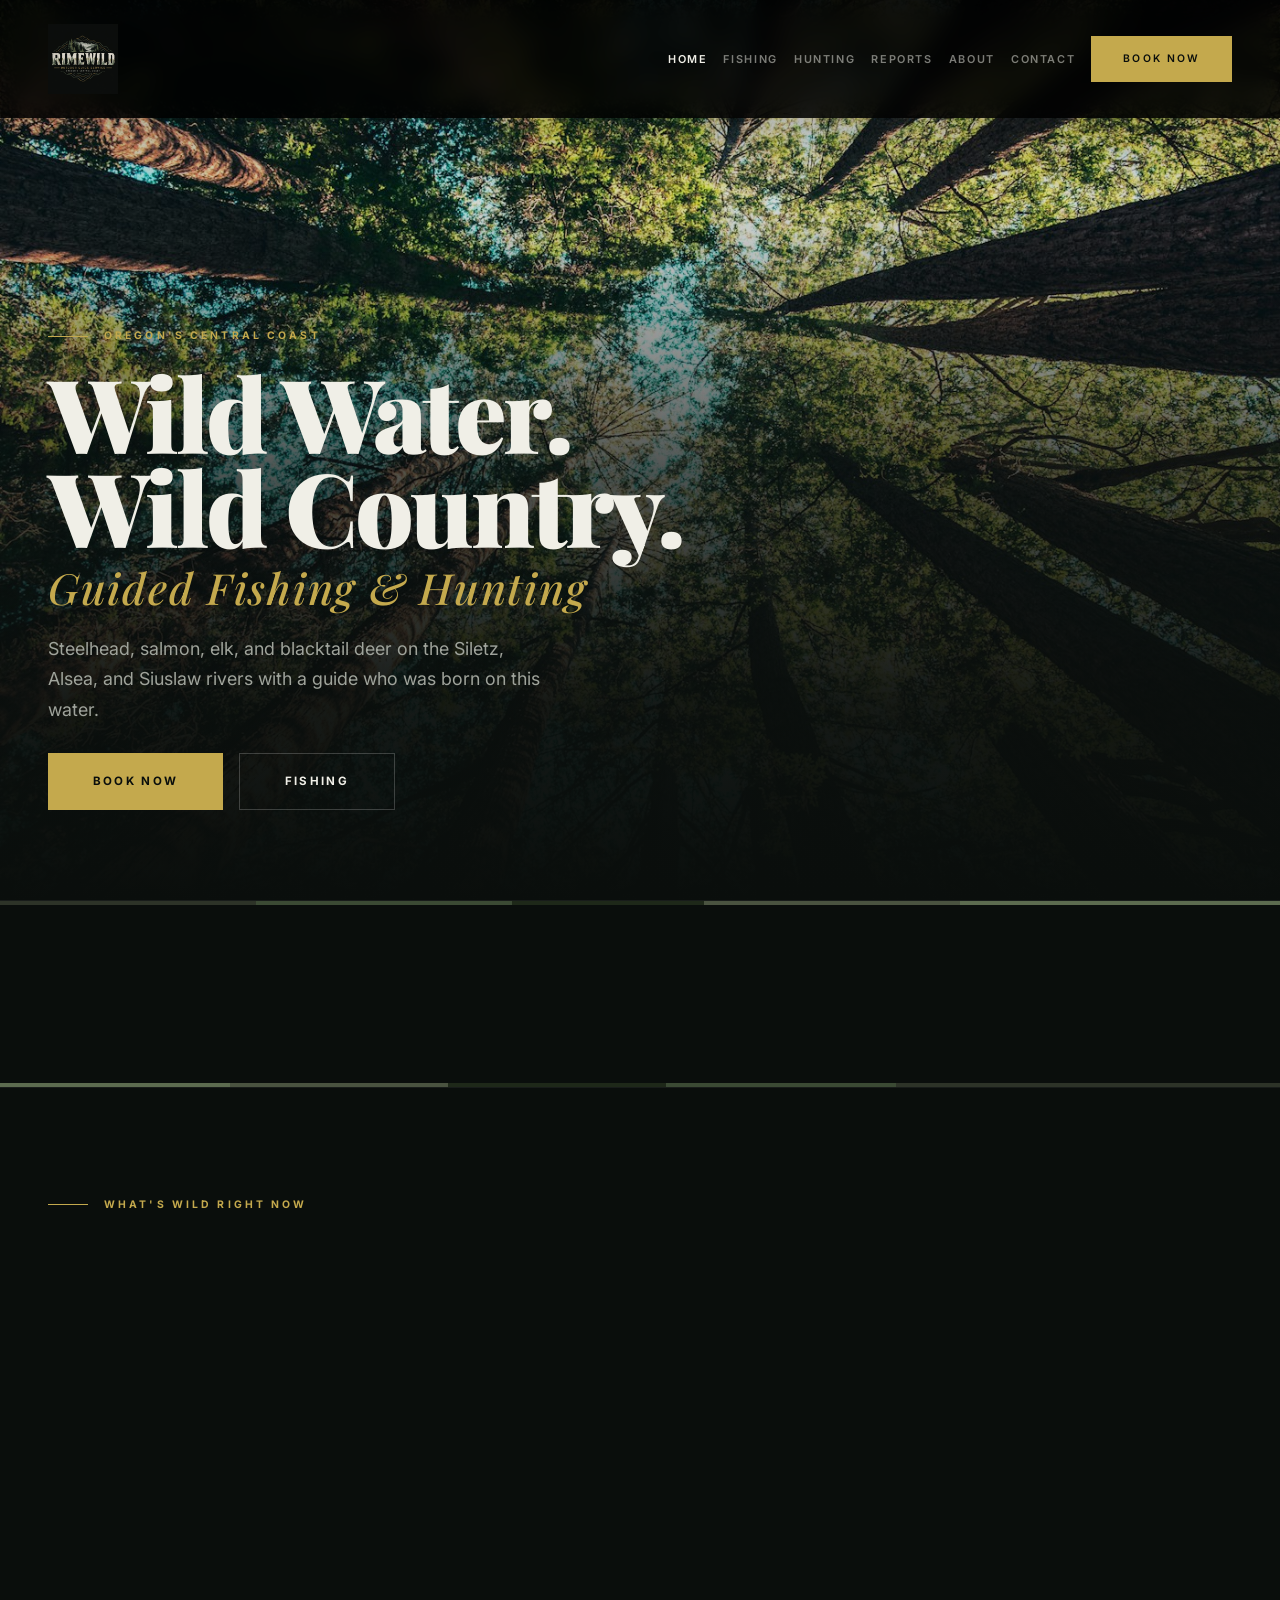
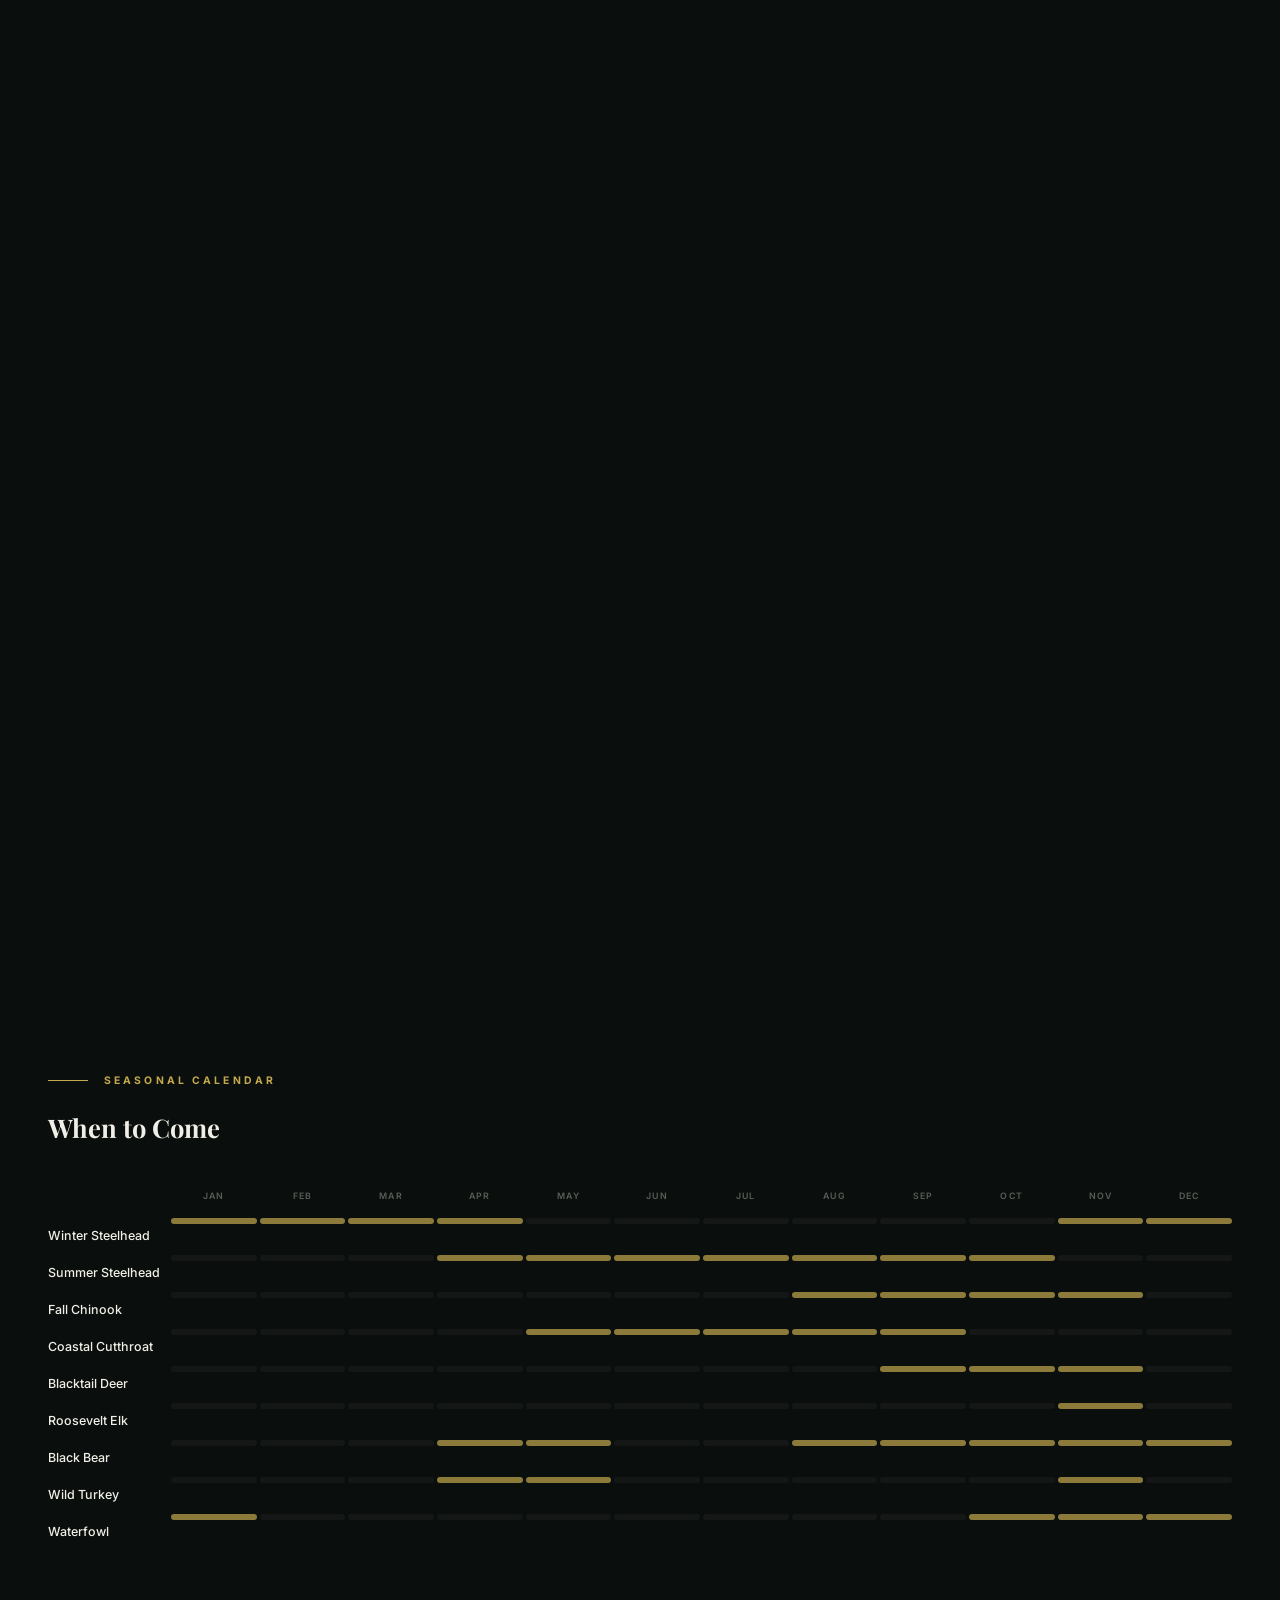
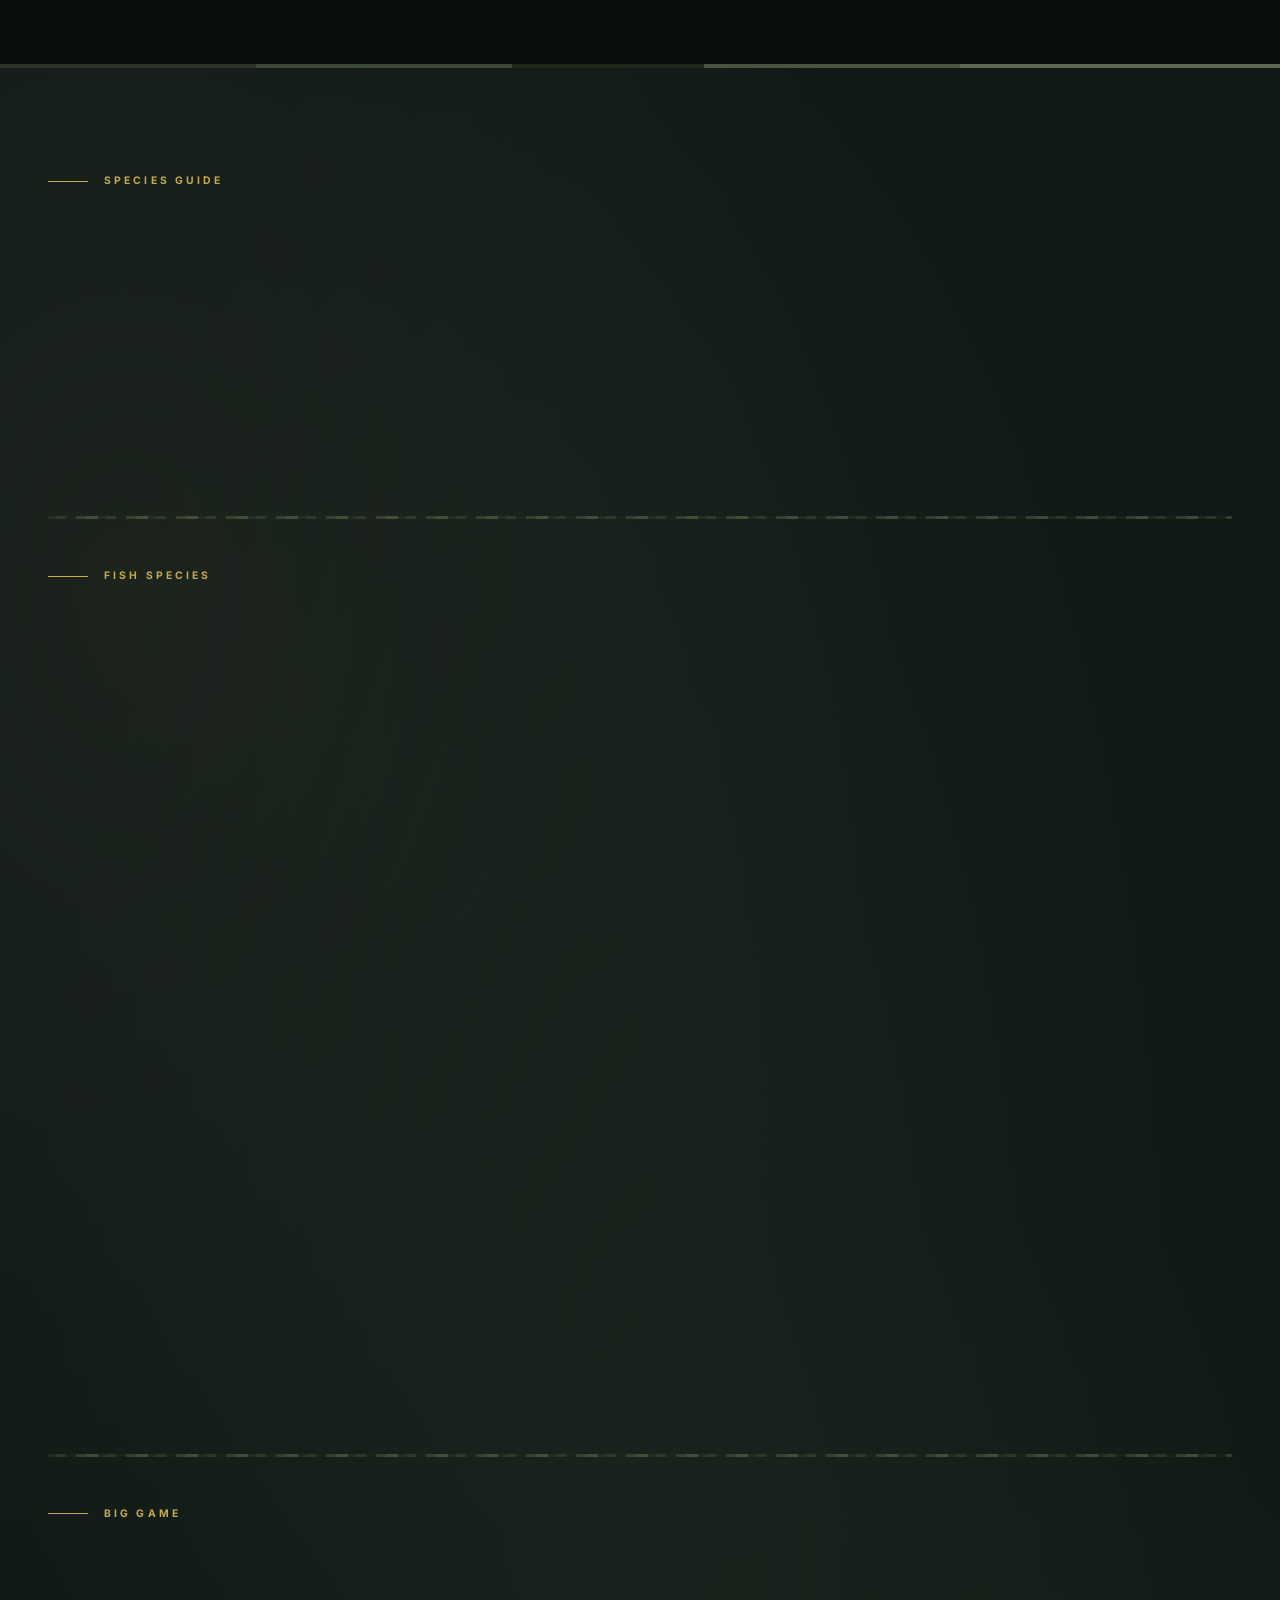
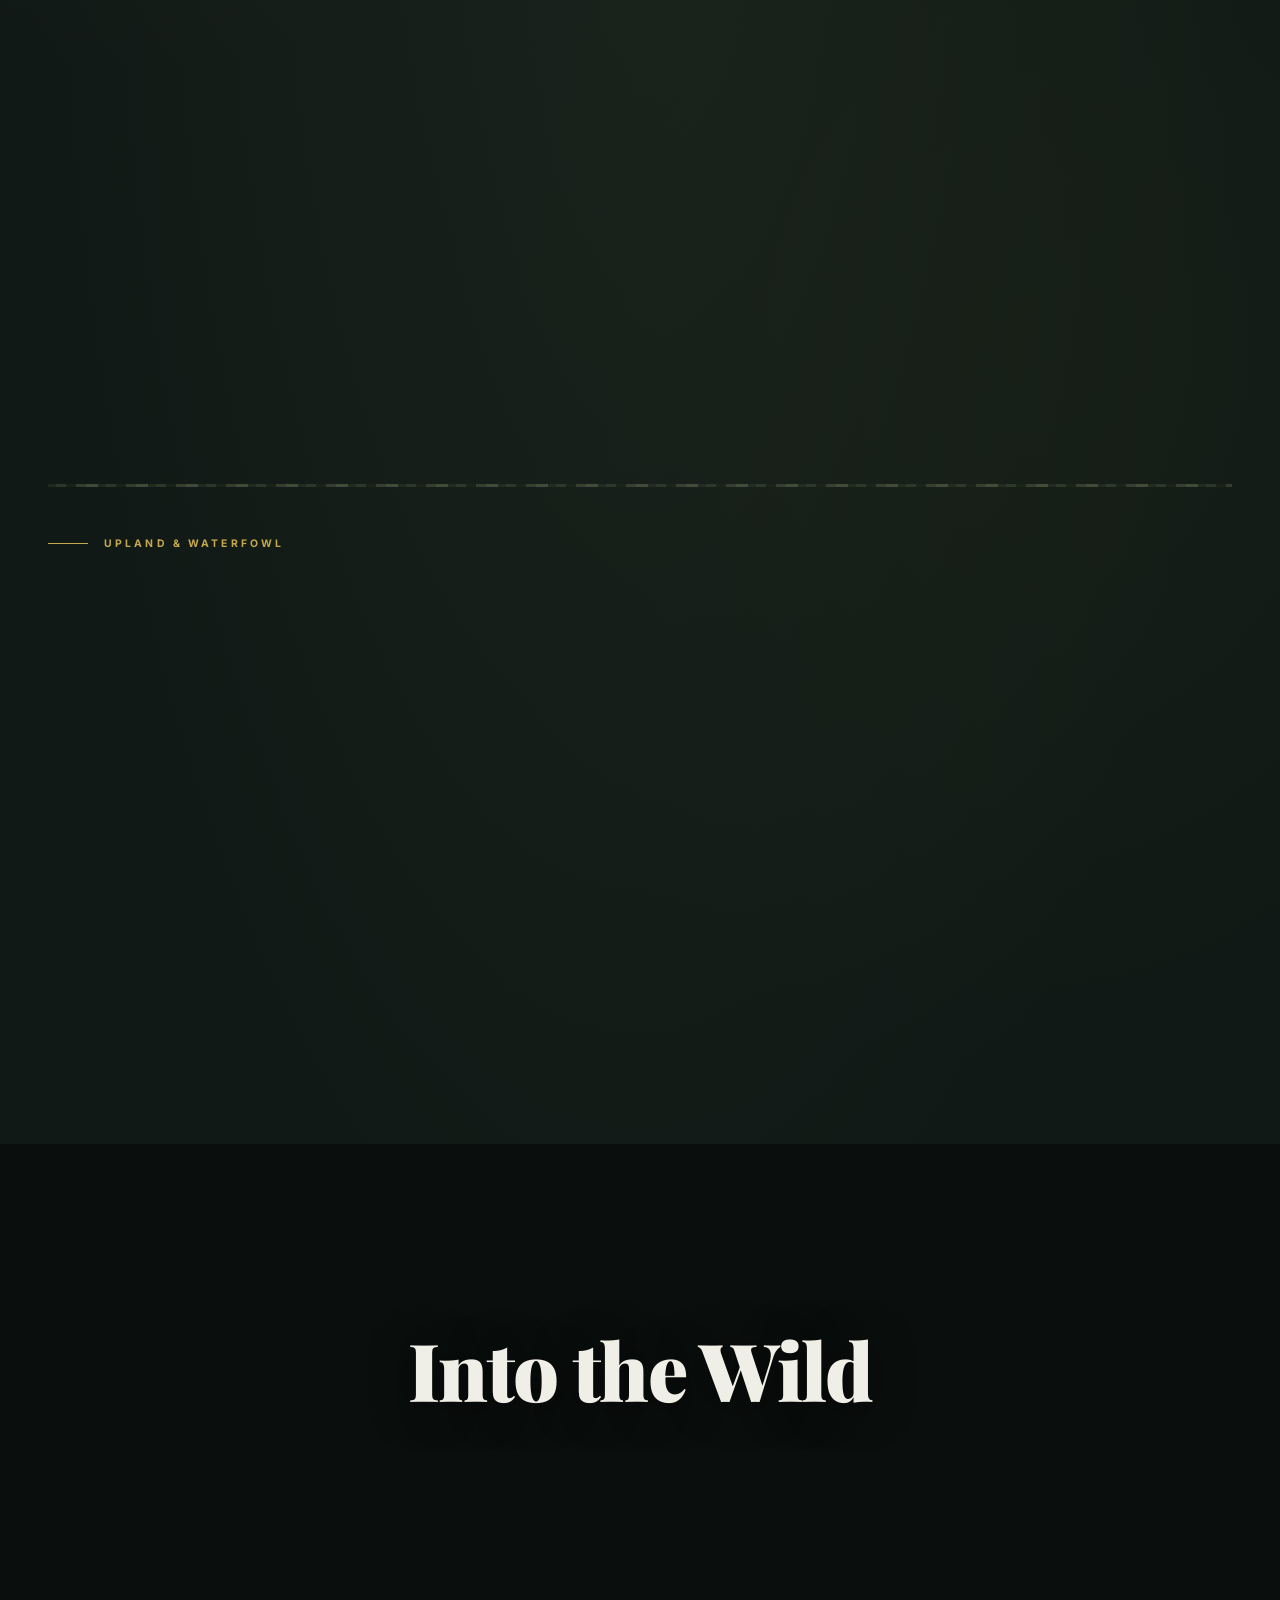
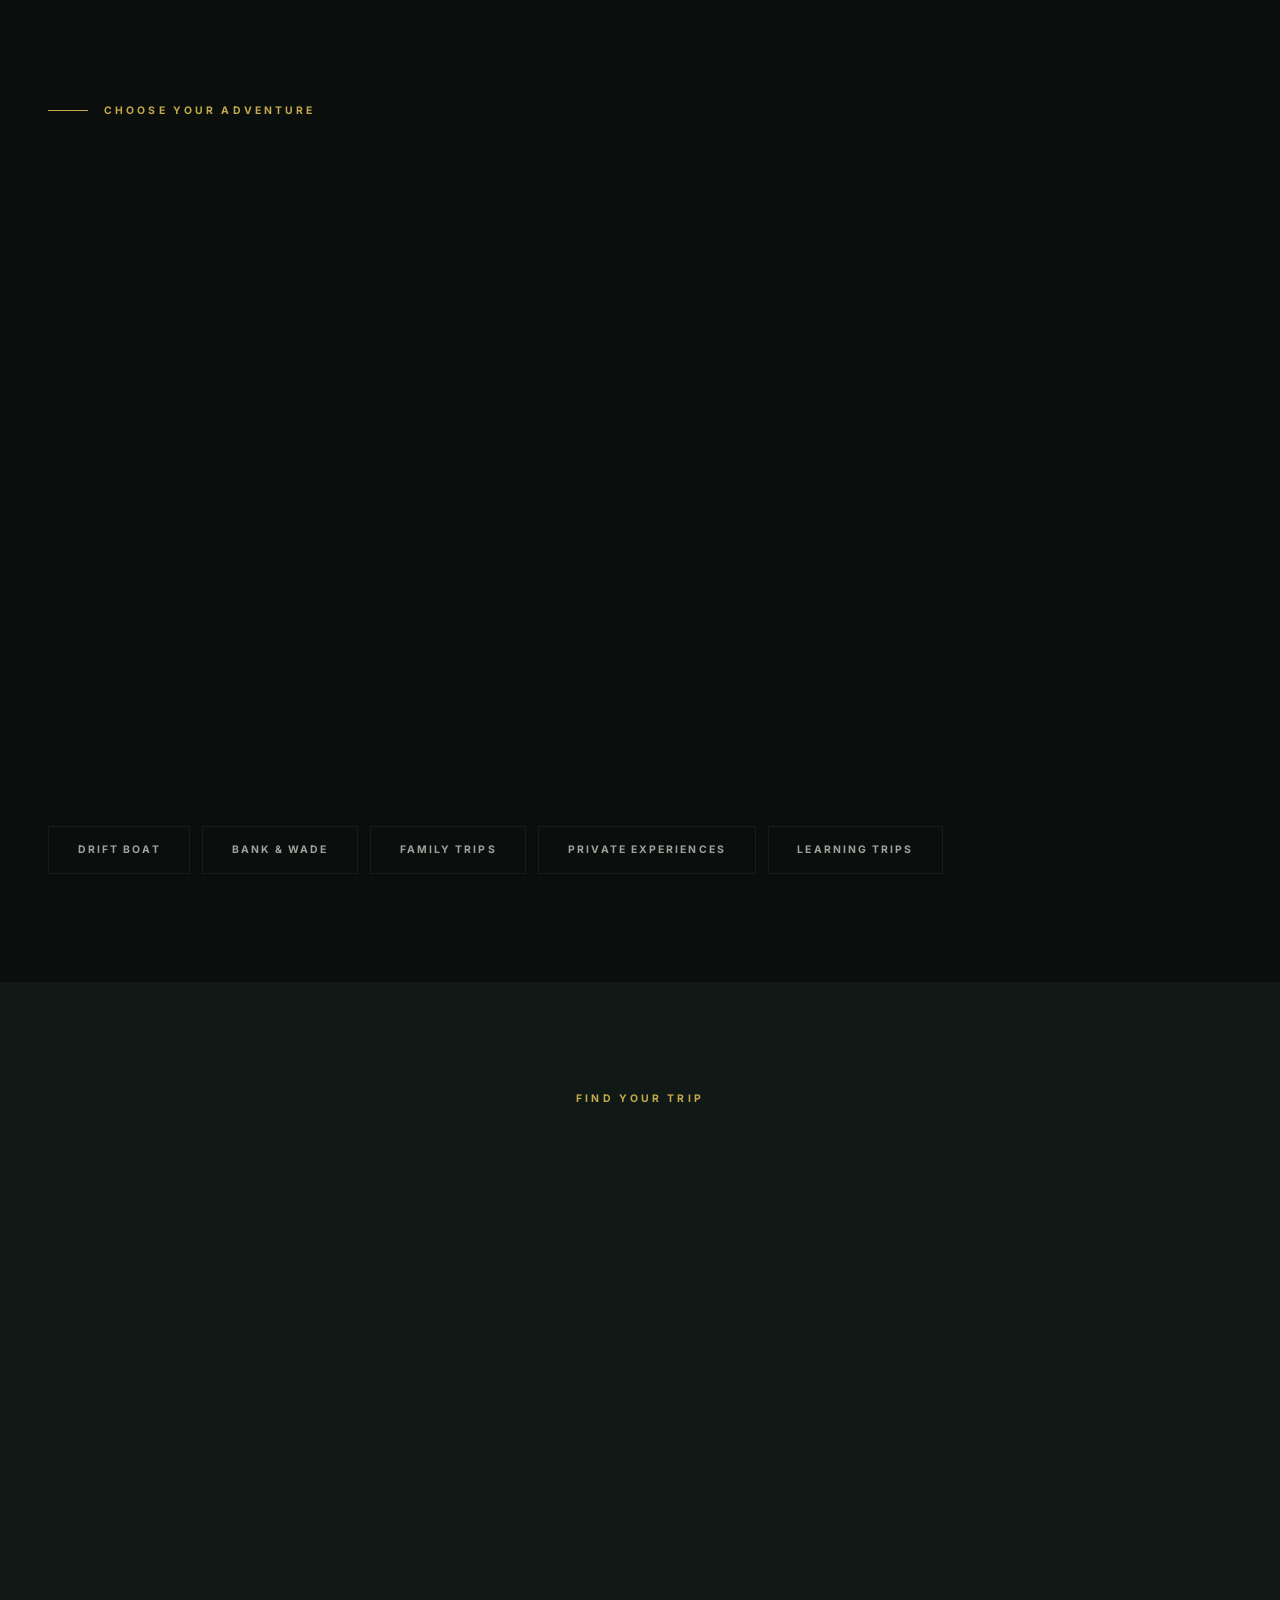
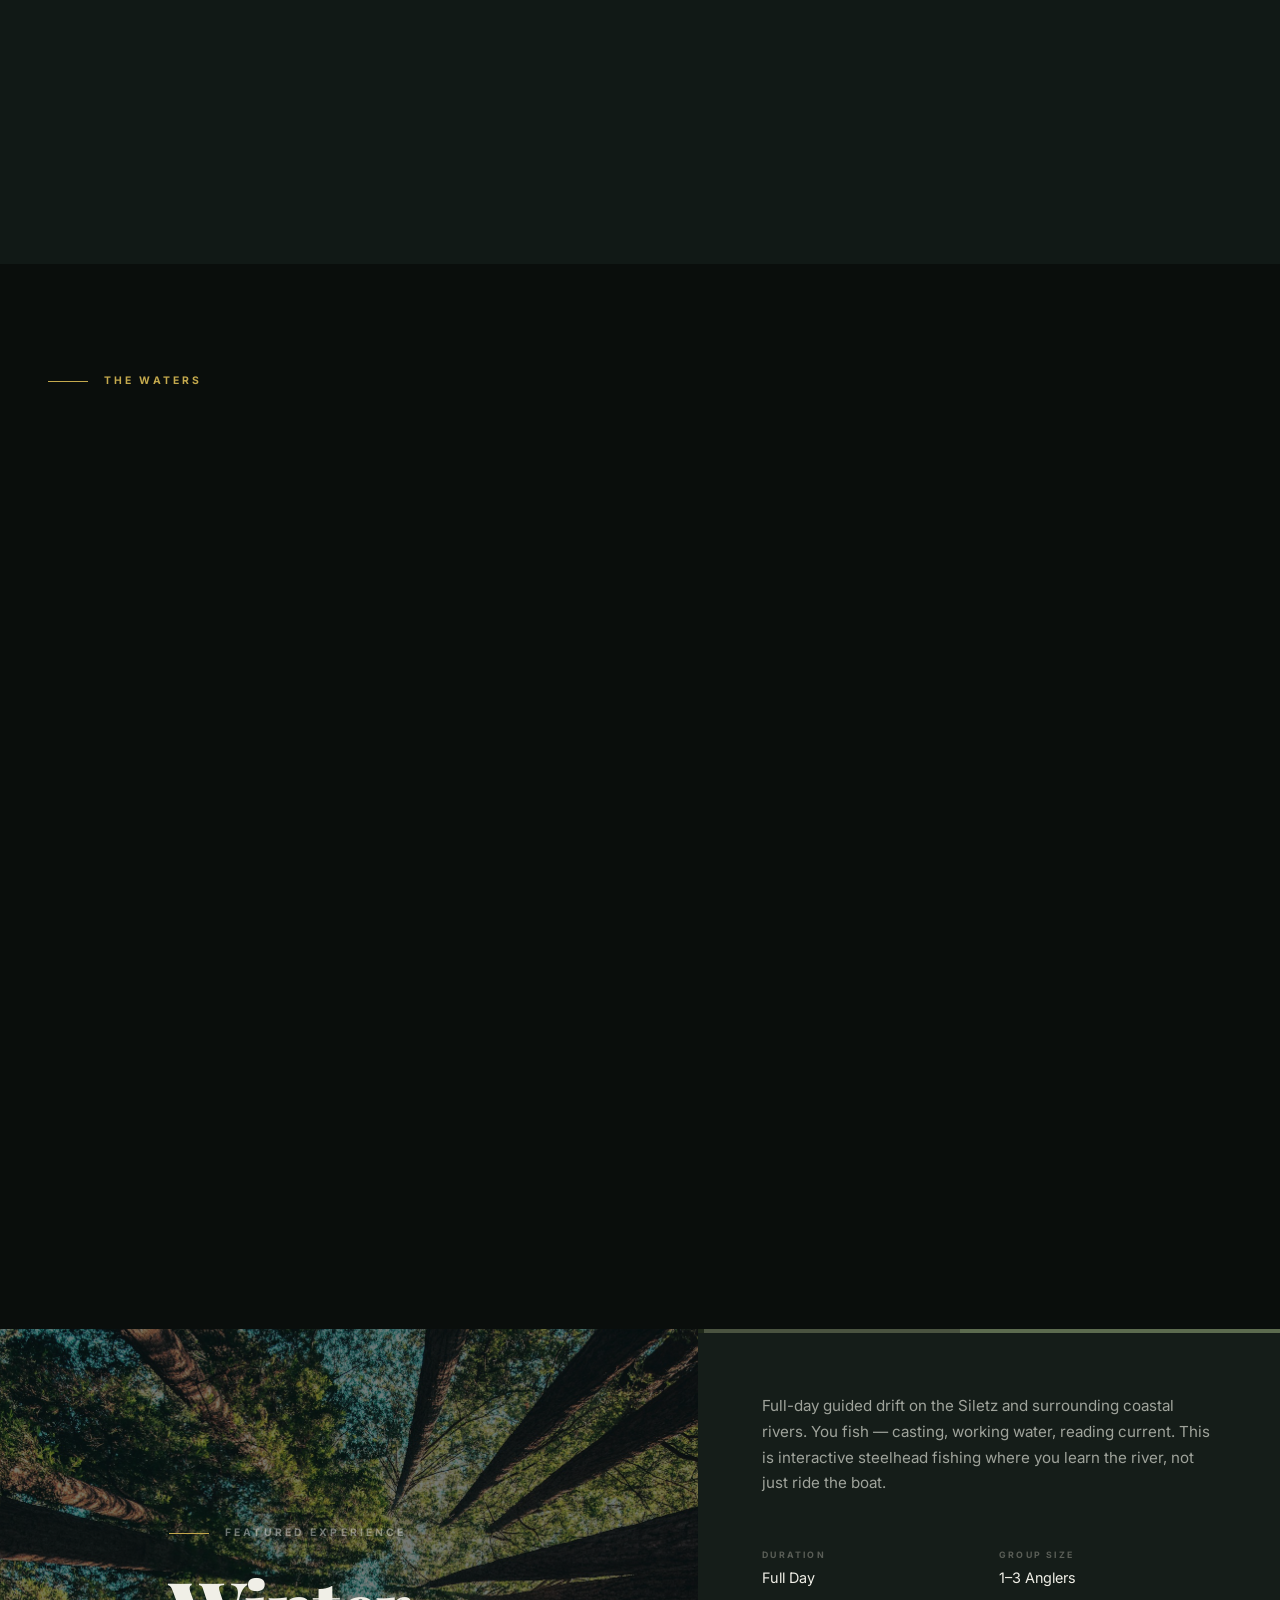
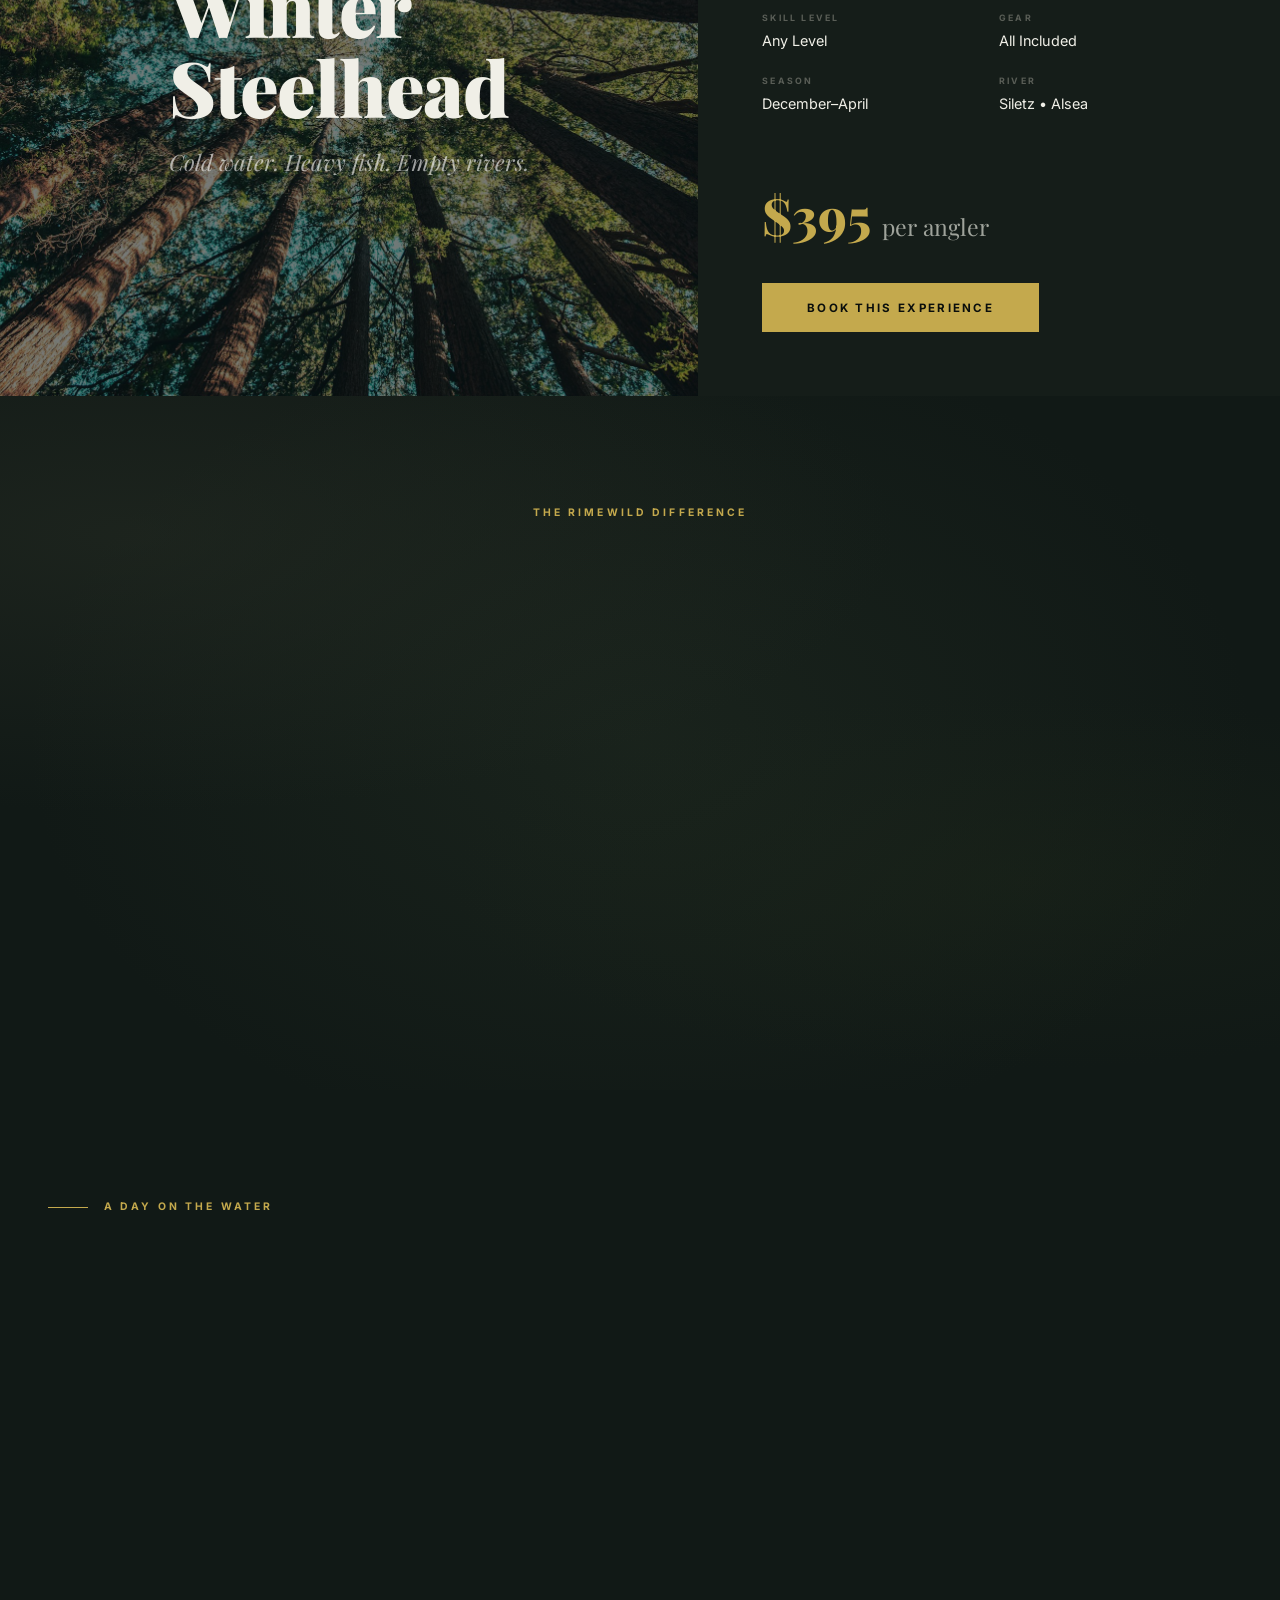
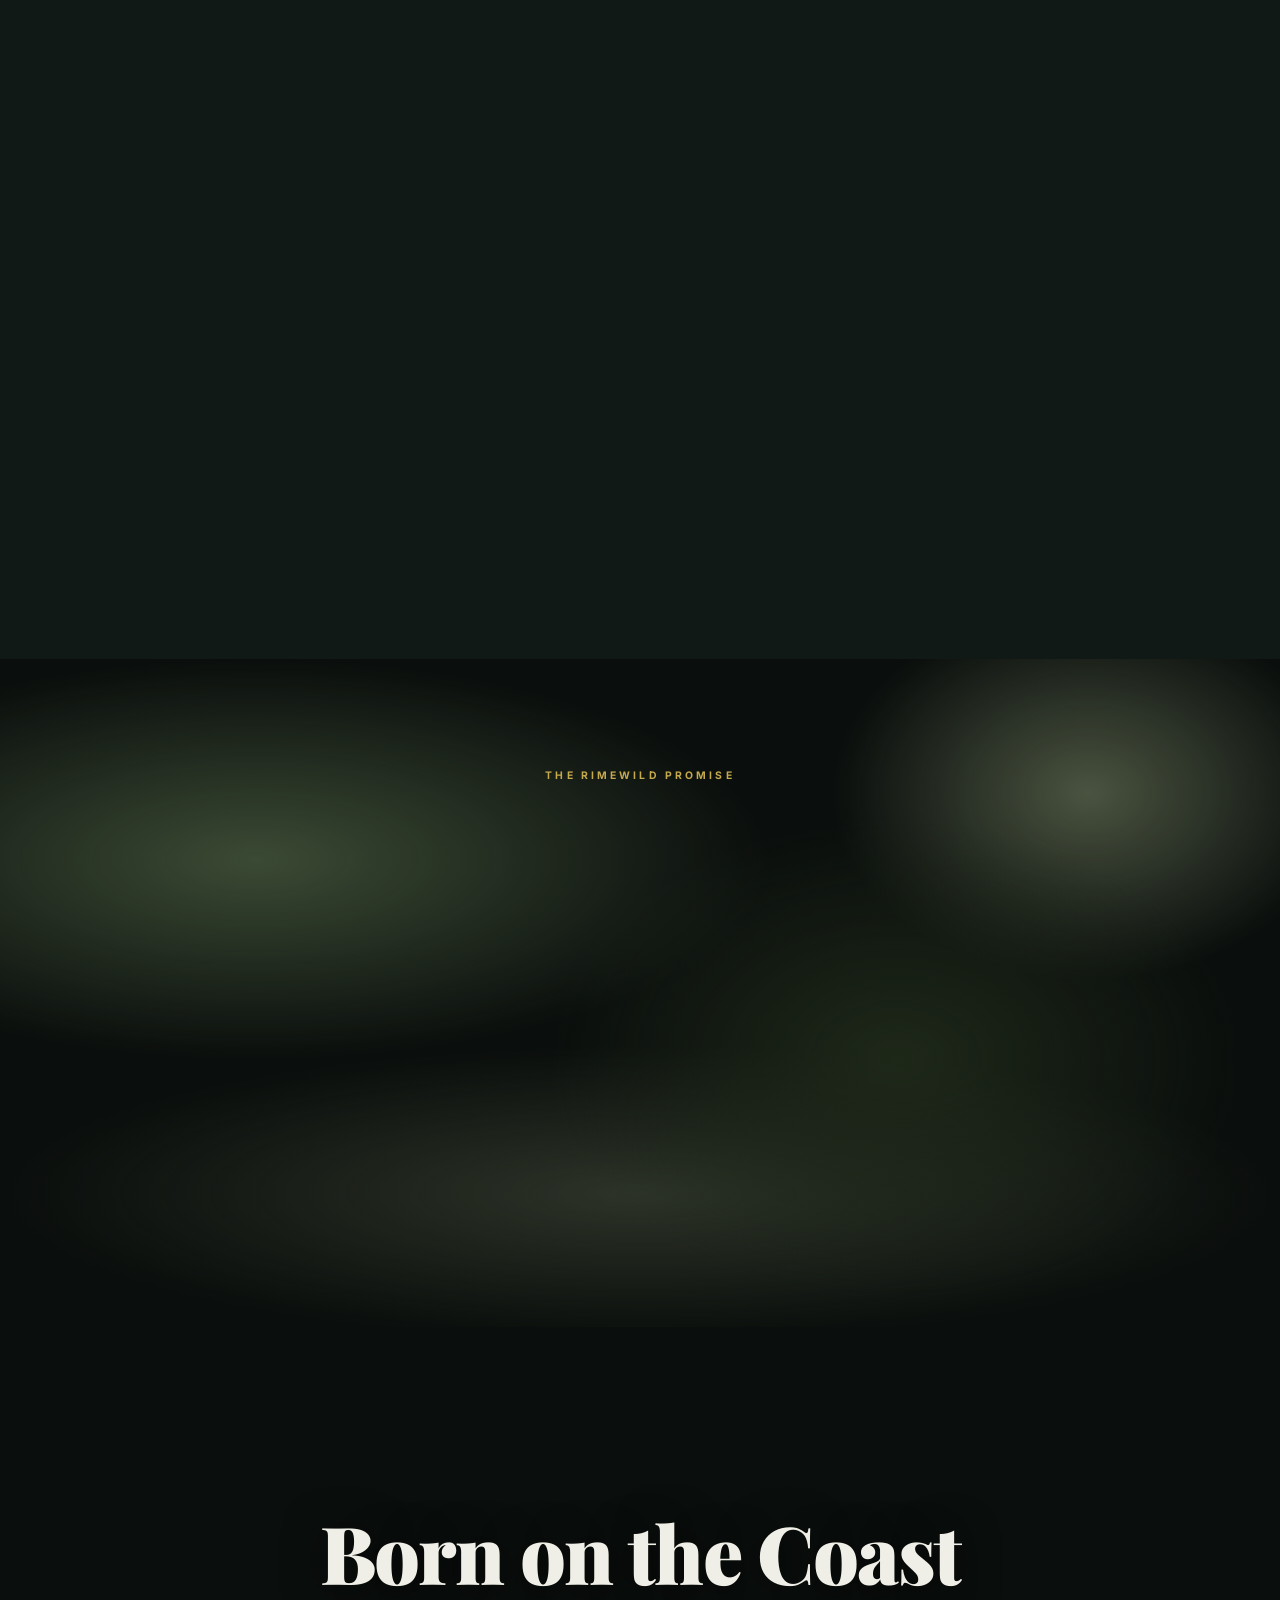
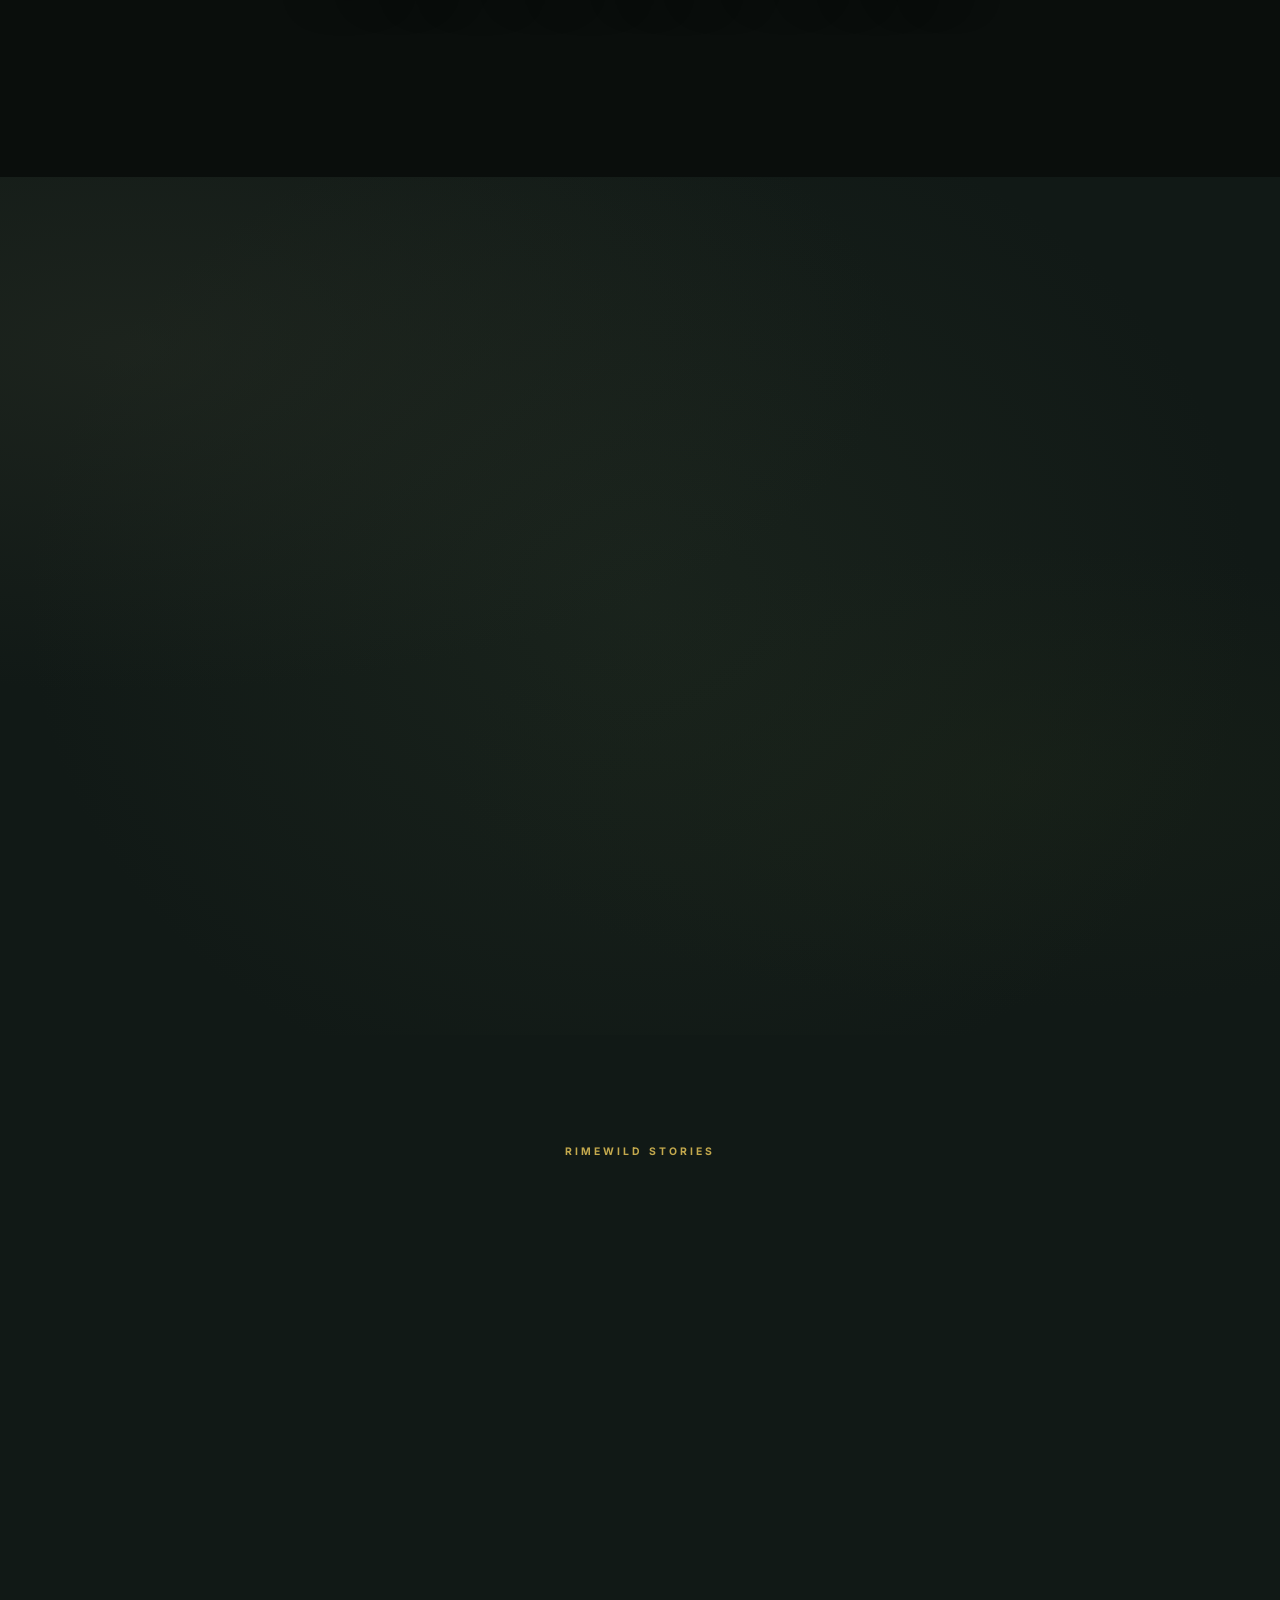
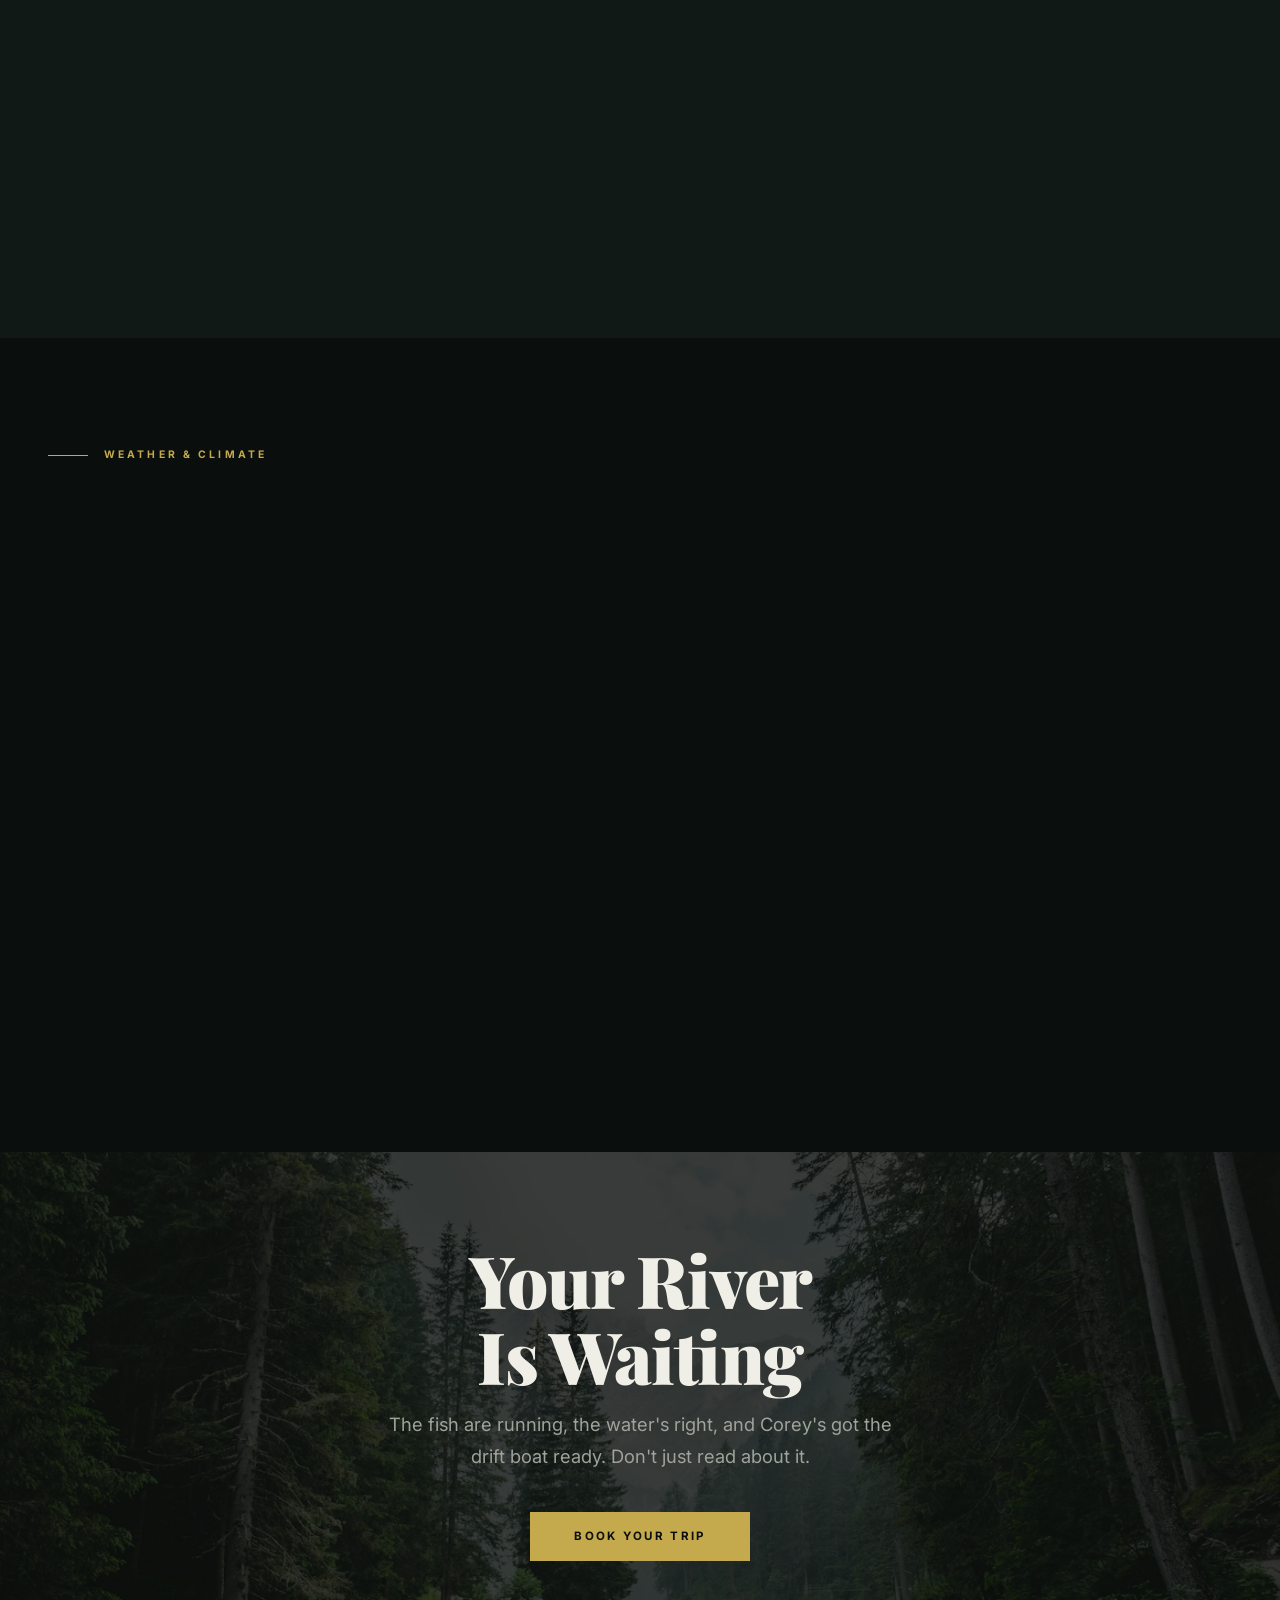
<file: index.html>
<!DOCTYPE html>
<html lang="en">
<head>
  <meta charset="UTF-8">
  <meta name="viewport" content="width=device-width, initial-scale=1.0, viewport-fit=cover">
  <title>Rimewild — Guided Fishing & Hunting | Oregon's Central Coast</title>
  <meta name="description" content="Premium guided fishing and hunting on Oregon's Central Coast. Steelhead, salmon, elk, and blacktail deer on the Siletz, Alsea, and Siuslaw rivers.">
  <meta name="robots" content="index, follow">
  <meta name="theme-color" content="#0a0e0c">
  <link rel="canonical" href="https://luckygoats33.github.io/rimewild/">
  <meta property="og:title" content="Rimewild — Guided Fishing & Hunting | Oregon's Central Coast">
  <meta property="og:description" content="Premium guided fishing and hunting on Oregon's Central Coast. Steelhead, salmon, elk, and blacktail deer on the Siletz, Alsea, and Siuslaw rivers.">
  <meta property="og:type" content="website">
  <meta property="og:url" content="https://luckygoats33.github.io/rimewild/">
  <meta property="og:image" content="https://luckygoats33.github.io/rimewild/assets/images/hero-river.jpg">
  <meta property="og:site_name" content="Rimewild">
  <meta name="twitter:card" content="summary_large_image">
  <meta name="twitter:title" content="Rimewild — Guided Fishing & Hunting | Oregon's Central Coast">
  <meta name="twitter:description" content="Premium guided fishing and hunting on Oregon's Central Coast. Steelhead, salmon, elk, and blacktail deer.">
  <meta name="twitter:image" content="https://luckygoats33.github.io/rimewild/assets/images/hero-river.jpg">
  <meta name="geo.region" content="US-OR">
  <meta name="geo.placename" content="Lincoln City, Oregon">
  <meta name="geo.position" content="44.9582;-124.0177">
  <meta name="ICBM" content="44.9582, -124.0177">
  <script type="application/ld+json">
  {
    "@context": "https://schema.org",
    "@type": "LocalBusiness",
    "name": "Rimewild",
    "description": "Premium guided fishing and hunting on Oregon's Central Coast",
    "url": "https://luckygoats33.github.io/rimewild/",
    "image": "https://luckygoats33.github.io/rimewild/assets/hero-river.jpg",
    "address": {
      "@type": "PostalAddress",
      "addressRegion": "OR",
      "addressCountry": "US",
      "addressLocality": "Lincoln City"
    },
    "geo": {
      "@type": "GeoCoordinates",
      "latitude": 44.9582,
      "longitude": -124.0177
    },
    "areaServed": "Oregon Central Coast",
    "priceRange": "$$",
    "hasOfferCatalog": {
      "@type": "OfferCatalog",
      "name": "Guide Services",
      "itemListElement": [
        {"@type": "Offer", "itemOffered": {"@type": "Service", "name": "Guided Fishing"}},
        {"@type": "Offer", "itemOffered": {"@type": "Service", "name": "Guided Hunting"}}
      ]
    }
  }
  </script>
  <link rel="preconnect" href="https://fonts.googleapis.com">
  <link rel="preconnect" href="https://fonts.gstatic.com" crossorigin>
  <link href="https://fonts.googleapis.com/css2?family=Playfair+Display:ital,wght@0,400;0,500;0,600;0,700;0,800;0,900;1,400;1,500;1,600&family=Inter:wght@300;400;500;600;700;800&display=swap" rel="stylesheet">
  <style>
*,*::before,*::after{box-sizing:border-box}
:root {
  --bg: #0a0e0c;
  --bg-elevated: #111916;
  --bg-card: #151d19;
  --bg-card-hover: #1c2821;
  --text: #f0efe7;
  --text-dim: #9fa39b;
  --text-muted: #5a5e57;
  --gold: #c4a94d;
  --gold-bright: #dfc462;
  --gold-dim: rgba(196,169,77,.12);
  --green: #3d6b4f;
  --green-bright: #5ba373;
  --camo-1: #2d3328;
  --camo-2: #3b4a34;
  --camo-3: #1e2819;
  --camo-4: #4a5340;
  --camo-5: #5c6b4f;
  --camo-tan: #8b7d5e;
  --camo-brown: #5e4a2f;
  --border: rgba(255,255,255,.06);
  --border-hover: rgba(255,255,255,.12);
  --shadow: 0 20px 60px rgba(0,0,0,.4);
  --font-display: 'Playfair Display', Georgia, serif;
  --font-body: 'Inter', -apple-system, BlinkMacSystemFont, sans-serif;
  color-scheme: dark;
}
body{margin:0;font-family:var(--font-body);background:var(--bg);color:var(--text);line-height:1.7;overflow-x:hidden;-webkit-font-smoothing:antialiased}
h1,h2,h3,h4,h5{font-family:var(--font-display);font-weight:700;line-height:1.05;margin:0}
p{margin:0 0 1.25rem}
a{color:var(--gold);text-decoration:none;transition:color .2s}
a:hover{color:var(--gold-bright)}
img{max-width:100%;height:auto;display:block}
button{font-family:var(--font-body);cursor:pointer;border:none;transition:all .3s ease}
.sr-only{position:absolute;width:1px;height:1px;padding:0;margin:-1px;overflow:hidden;clip:rect(0,0,0,0);border:0}

.wrap{max-width:1400px;margin:0 auto;padding-inline:clamp(20px,4vw,48px)}
.sec{padding-block:clamp(80px,12vh,160px)}
.sec-alt{background:var(--bg-elevated)}

.eyebrow{font-family:var(--font-body);font-size:.65rem;font-weight:700;letter-spacing:.3em;text-transform:uppercase;color:var(--gold);margin-bottom:1.5rem;display:flex;align-items:center;gap:1rem}
.eyebrow::before{content:'';width:40px;height:1px;background:var(--gold)}
.eyebrow-center{justify-content:center}
.eyebrow-center::before{display:none}

.big-title{font-size:clamp(2.8rem,6vw,5.5rem);text-wrap:balance;letter-spacing:-.02em;margin-bottom:1rem}
.med-title{font-size:clamp(2rem,4vw,3.5rem);letter-spacing:-.01em;margin-bottom:.75rem}
.subtitle{font-family:var(--font-display);font-style:italic;font-size:clamp(1.1rem,2vw,1.4rem);color:var(--text-dim);max-width:55ch;line-height:1.5}

.btn{display:inline-flex;align-items:center;gap:.6rem;padding:1.1rem 2.8rem;font-size:.72rem;font-weight:700;letter-spacing:.2em;text-transform:uppercase;border-radius:0;transition:all .35s ease}
.btn-gold{background:var(--gold);color:var(--bg)}
.btn-gold:hover{background:var(--gold-bright);color:var(--bg);transform:translateY(-2px);box-shadow:0 8px 30px rgba(196,169,77,.3)}
.btn-ghost{background:transparent;color:var(--text);border:1px solid rgba(255,255,255,.2);padding:1.1rem 2.8rem}
.btn-ghost:hover{border-color:var(--gold);color:var(--gold)}
.btn-text{background:none;color:var(--gold);padding:.5rem 0;font-size:.72rem;font-weight:700;letter-spacing:.2em;text-transform:uppercase;min-height:44px;display:inline-flex;align-items:center}
.btn-text:hover{color:var(--gold-bright)}
.btn-text::after{content:' \2192';transition:transform .2s}
.btn-text:hover::after{transform:translateX(4px)}

/* ===== NAV ===== */
.nav{position:fixed;top:0;left:0;right:0;z-index:500;padding:1.5rem 0;transition:all .5s;background:rgba(0,0,0,.85);backdrop-filter:blur(12px);-webkit-backdrop-filter:blur(12px)}
.nav.scrolled{background:rgba(0,0,0,.97);backdrop-filter:blur(20px);-webkit-backdrop-filter:blur(20px);padding:.75rem 0;border-bottom:1px solid var(--border)}
.nav-inner{max-width:1400px;margin:0 auto;padding-inline:clamp(20px,4vw,48px);display:flex;align-items:center;justify-content:space-between}
.nav-logo img{height:70px;width:auto;transition:height .4s}
.nav.scrolled .nav-logo img{height:52px}
.nav-links{display:flex;align-items:center;gap:2.5rem;list-style:none;margin:0;padding:0}
.nav-links a{font-size:.68rem;font-weight:600;letter-spacing:.15em;text-transform:uppercase;color:rgba(240,239,231,.5);transition:color .3s}
.nav-links a:hover{color:var(--text)}
.nav-cta .btn-gold{padding:.875rem 2rem;font-size:.65rem;min-height:44px}
.nav-toggle{display:none;background:none;color:var(--text);font-size:1.6rem;padding:.25rem}

/* ===== HERO ===== */
.hero{min-height:100vh;min-height:100dvh;display:flex;flex-direction:column;justify-content:flex-end;padding:clamp(140px,18vh,200px) 0 clamp(60px,10vh,120px);position:relative;overflow:hidden}
.hero-video{position:absolute;inset:0;width:100%;height:100%;object-fit:cover;z-index:0}
.hero-overlay{position:absolute;inset:0;z-index:1;background:
  linear-gradient(180deg,rgba(10,14,12,.3) 0%,rgba(10,14,12,0) 25%,rgba(10,14,12,0) 40%,rgba(10,14,12,.5) 65%,rgba(10,14,12,.95) 85%,var(--bg) 100%)}
.hero-content{position:relative;z-index:2;max-width:1400px;margin:0 auto;padding-inline:clamp(20px,4vw,48px)}
.hero-logo{max-width:180px;margin-bottom:2rem;filter:drop-shadow(0 2px 20px rgba(0,0,0,.6));opacity:.9}
@media(max-width:600px){.hero-logo{max-width:120px}}
.hero-title{font-size:clamp(3.5rem,10vw,9rem);font-weight:900;letter-spacing:-.03em;line-height:.92;margin-bottom:1.5rem;text-wrap:balance}
.hero-title span{display:block;color:var(--gold);font-style:italic;font-weight:500;font-size:.45em;letter-spacing:.05em;margin-top:.5rem}
.hero-sub{font-size:clamp(.85rem,1.5vw,1.1rem);color:var(--text-dim);max-width:45ch;margin-bottom:2.5rem;line-height:1.7}
.hero-ctas{display:flex;gap:1.25rem;flex-wrap:wrap;margin-bottom:3rem}
.hero-rivers{font-size:.6rem;letter-spacing:.4em;text-transform:uppercase;color:var(--text-muted)}

/* ===== STAT BANNER ===== */
.stat-banner{border-top:1px solid var(--border);border-bottom:1px solid var(--border);padding:3rem 0}
.stat-grid{display:grid;grid-template-columns:repeat(4,1fr);gap:2rem;text-align:center}
@media(max-width:600px){.stat-grid{grid-template-columns:repeat(2,1fr)}}
.stat-num{font-family:var(--font-display);font-size:clamp(2.5rem,5vw,4rem);font-weight:800;color:var(--gold);line-height:1}
.stat-label{font-size:.65rem;font-weight:600;letter-spacing:.2em;text-transform:uppercase;color:var(--text-muted);margin-top:.5rem}

/* ===== WHAT'S WILD ===== */
.wild-grid{display:grid;gap:1px;background:var(--border);overflow:hidden}
.wild-row{display:grid;grid-template-columns:1.5fr auto auto auto;align-items:center;background:var(--bg-card);padding:1.5rem 2rem;transition:all .3s}
.wild-row:hover{background:var(--bg-card-hover)}
.wild-row.header{background:var(--bg);font-size:.6rem;font-weight:700;letter-spacing:.25em;text-transform:uppercase;color:var(--text-muted);padding:1rem 2rem}
.wild-name{font-family:var(--font-display);font-size:1.25rem;font-weight:600}
.wild-status{font-size:.65rem;font-weight:700;letter-spacing:.12em;text-transform:uppercase;padding:.4rem 1rem;min-width:110px;text-align:center}
.wild-status.in-season{background:rgba(91,163,115,.15);color:var(--green-bright)}
.wild-status.late-season{background:var(--gold-dim);color:var(--gold)}
.wild-status.upcoming{background:rgba(255,255,255,.04);color:var(--text-dim)}
.wild-status.closed{background:rgba(180,60,60,.1);color:#c06060}
.wild-window{font-size:.85rem;color:var(--text-dim);padding-left:2rem;min-width:100px}
.wild-action{padding-left:2rem}
@media(max-width:700px){.wild-row{grid-template-columns:1fr auto;padding:1.25rem 1.5rem}.wild-window,.wild-row.header .wild-window,.wild-action,.wild-row.header .wild-action{display:none}}

/* ===== SEASON BAR ===== */
.season-bar-container{overflow-x:auto;margin:3rem 0 0;padding-bottom:.5rem}
.season-bar-month{text-align:center;font-size:.55rem;letter-spacing:.15em;text-transform:uppercase;color:var(--text-muted);padding-bottom:.75rem;font-weight:600}
.season-bar-cell{height:6px;border-radius:3px;transition:opacity .2s}
.season-bar-cell.active{background:var(--gold);opacity:.7}
.season-bar-cell.active:hover{opacity:1}
.season-bar-cell.inactive{background:rgba(255,255,255,.04)}

/* ===== IMAGE BREAK ===== */
.img-break{height:clamp(300px,50vh,600px);position:relative;overflow:hidden;background-size:cover;background-position:center;background-attachment:scroll}
@media(min-width:769px){.img-break{background-attachment:fixed}}
.img-break::after{content:'';position:absolute;inset:0;background:linear-gradient(to bottom,var(--bg) 0%,transparent 15%,transparent 85%,var(--bg) 100%)}
.img-break-text{position:absolute;inset:0;display:flex;align-items:center;justify-content:center;z-index:1;text-align:center;padding:2rem}
.img-break-text h2{font-size:clamp(2.5rem,7vw,5rem);font-weight:900;letter-spacing:-.02em;text-shadow:0 4px 40px rgba(0,0,0,.5)}

/* ===== ADVENTURE ===== */
.adventure-grid{display:grid;grid-template-columns:1fr 1fr;gap:clamp(1rem,2vw,2rem)}
@media(max-width:700px){.adventure-grid{grid-template-columns:1fr}}
.adventure-tile{position:relative;overflow:hidden;aspect-ratio:4/3;display:flex;flex-direction:column;justify-content:flex-end;padding:clamp(2rem,4vw,3.5rem);cursor:pointer;background-size:cover;background-position:center}
.adventure-tile::before{content:'';position:absolute;inset:0;background:rgba(10,14,12,.15);transition:background .5s}
.adventure-tile:hover::before{background:rgba(10,14,12,.05)}
.adventure-tile::after{content:'';position:absolute;inset:0;background:linear-gradient(to top,rgba(0,0,0,.85) 0%,rgba(0,0,0,.3) 40%,transparent 70%)}
.adventure-tile>*{position:relative;z-index:1}
.adventure-tile .eyebrow{margin-bottom:.75rem}
.adventure-tile .eyebrow::before{background:rgba(255,255,255,.3)}
.adventure-tile h3{font-size:clamp(2rem,4vw,3rem);font-weight:800;letter-spacing:-.01em;margin-bottom:.5rem}
.adventure-tile p{font-size:.9rem;color:rgba(255,255,255,.6);margin:0;max-width:35ch}

.type-chips{display:flex;flex-wrap:wrap;gap:.75rem;margin-top:clamp(1.5rem,3vw,3rem)}
.type-chip{background:transparent;border:1px solid var(--border);padding:.9rem 1.8rem;font-size:.65rem;font-weight:700;letter-spacing:.2em;text-transform:uppercase;color:var(--text-dim);cursor:pointer;transition:all .3s}
.type-chip:hover{border-color:var(--gold);color:var(--gold);background:var(--gold-dim)}

/* ===== TRIP FINDER ===== */
.finder{background:var(--bg-card);border:1px solid var(--border);padding:clamp(2rem,5vw,4rem);max-width:750px;margin:0 auto}
.finder-question{font-family:var(--font-display);font-size:clamp(1.5rem,3vw,2.2rem);font-weight:600;margin-bottom:2rem}
.finder-options{display:grid;grid-template-columns:repeat(auto-fill,minmax(150px,1fr));gap:1rem}
.finder-option{background:var(--bg);border:2px solid var(--border);padding:1.25rem;text-align:center;font-weight:600;font-size:.85rem;color:var(--text);cursor:pointer;transition:all .25s}
.finder-option:hover,.finder-option.selected{border-color:var(--gold);background:var(--gold-dim);color:var(--gold)}
.finder-progress{display:flex;gap:.5rem;margin-bottom:2.5rem}
.finder-dot{width:3rem;height:3px;background:rgba(255,255,255,.08);transition:background .3s}
.finder-dot.active{background:var(--gold)}.finder-dot.done{background:var(--green-bright)}
.finder-result{text-align:center;padding:2rem 0}
.finder-result h3{font-size:clamp(1.8rem,3vw,2.5rem);margin-bottom:.75rem}
.finder-result-details{display:flex;justify-content:center;gap:3rem;flex-wrap:wrap;margin:2rem 0;font-size:.85rem;color:var(--text-dim)}
.finder-result-detail{display:flex;flex-direction:column;align-items:center;gap:.25rem}
.finder-result-detail strong{color:var(--text);font-size:1.1rem}

/* ===== RIVERS ===== */
.rivers-grid{display:grid;grid-template-columns:repeat(auto-fill,minmax(280px,1fr));gap:clamp(1rem,2vw,2rem)}
.river-card{background:var(--bg-card);border:1px solid var(--border);overflow:hidden;transition:all .4s;cursor:pointer}
.river-card:hover{border-color:var(--gold);transform:translateY(-4px);box-shadow:var(--shadow)}
.river-card-visual{height:220px;position:relative;background-size:cover;background-position:center;transition:transform .6s}
.river-card:hover .river-card-visual{transform:scale(1.03)}
.river-card-visual-wrap{overflow:hidden;height:220px}
.river-card-visual::after{content:'';position:absolute;bottom:0;left:0;right:0;height:50%;background:linear-gradient(to top,var(--bg-card),transparent)}
.river-card-body{padding:1.75rem}
.river-card h3{font-size:1.4rem;margin-bottom:.5rem}
.river-card-species{font-size:.65rem;font-weight:700;letter-spacing:.15em;text-transform:uppercase;color:var(--gold);margin-bottom:.75rem}
.river-card p{font-size:.88rem;color:var(--text-dim);margin:0;line-height:1.6}
.river-card .price-tag{font-family:var(--font-display);font-size:1.8rem;font-weight:800;color:var(--gold);margin-top:1rem}
.river-card .price-tag small{font-size:.7rem;font-weight:400;color:var(--text-dim);letter-spacing:.05em}

/* ===== FEATURED ===== */
.featured{display:grid;grid-template-columns:1.2fr 1fr;min-height:clamp(500px,70vh,700px)}
@media(max-width:768px){.featured{grid-template-columns:1fr}}
.featured-visual{position:relative;overflow:hidden;background-size:cover;background-position:center;display:flex;align-items:center;justify-content:center;padding:clamp(2rem,5vw,4rem)}
.featured-visual::after{content:'';position:absolute;inset:0;background:rgba(10,14,12,.55)}
.featured-visual>*{position:relative;z-index:1}
.featured-visual-text{text-align:left;max-width:500px}
.featured-visual-text h2{font-size:clamp(3rem,6vw,5rem);font-weight:900;letter-spacing:-.02em;margin-bottom:1rem}
.featured-visual-text p{font-family:var(--font-display);font-style:italic;color:rgba(255,255,255,.6);font-size:clamp(1.1rem,2vw,1.4rem)}
.featured-info{background:var(--bg-card);padding:clamp(2rem,5vw,4rem);display:flex;flex-direction:column;justify-content:center}
.featured-info>p{color:var(--text-dim);font-size:.95rem;line-height:1.7}
.featured-meta{display:grid;grid-template-columns:1fr 1fr;gap:1.25rem;margin:2rem 0}
.featured-meta-item{font-size:.9rem}
.featured-meta-item span{display:block;font-size:.55rem;font-weight:700;letter-spacing:.25em;text-transform:uppercase;color:var(--text-muted);margin-bottom:.2rem}
.featured-price{font-family:var(--font-display);font-size:clamp(2.5rem,4vw,3.5rem);font-weight:800;color:var(--gold);margin:1.5rem 0}
.featured-price small{font-size:.45em;font-weight:400;color:var(--text-dim)}

/* ===== DIFFERENCE ===== */
.diff-grid{display:grid;grid-template-columns:repeat(4,1fr);gap:0}
@media(max-width:768px){.diff-grid{grid-template-columns:repeat(2,1fr)}}
@media(max-width:480px){.diff-grid{grid-template-columns:1fr}}
.diff-item{padding:2.5rem;border:1px solid var(--border);position:relative;transition:all .3s}
.diff-item:hover{background:var(--bg-card);border-color:var(--border-hover)}
.diff-num{font-family:var(--font-display);font-size:3rem;font-weight:800;color:rgba(196,169,77,.15);line-height:1;margin-bottom:1rem}
.diff-item h4{font-family:var(--font-display);font-size:1.25rem;font-weight:700;margin-bottom:.75rem}
.diff-item p{font-size:.88rem;color:var(--text-dim);margin:0;line-height:1.6}

/* ===== GUIDE ===== */
.guide-section{display:grid;grid-template-columns:1fr 1.3fr;gap:clamp(3rem,6vw,6rem);align-items:center}
@media(max-width:768px){.guide-section{grid-template-columns:1fr}}
.guide-photo{aspect-ratio:3/4;background-size:cover;background-position:center;position:relative;overflow:hidden}
.guide-photo::after{content:'';position:absolute;inset:0;background:linear-gradient(to top,rgba(10,14,12,.9) 0%,transparent 40%)}
.guide-photo-text{position:absolute;bottom:0;left:0;right:0;padding:2.5rem;z-index:1}
.guide-content .eyebrow{margin-bottom:2rem}
.guide-content blockquote{font-family:var(--font-display);font-style:italic;font-size:clamp(1.5rem,3vw,2.2rem);line-height:1.35;color:var(--text);margin:0 0 2.5rem;padding:0;border:none;position:relative}
.guide-content blockquote::before{content:'\201C';font-family:var(--font-display);font-size:6rem;color:var(--gold);opacity:.25;position:absolute;top:-2rem;left:-1rem;line-height:1}
.guide-content p{color:var(--text-dim);font-size:1rem;line-height:1.8}

/* ===== STORIES ===== */
.stories-grid{display:grid;grid-template-columns:repeat(3,1fr);gap:0}
@media(max-width:768px){.stories-grid{grid-template-columns:1fr}}
.story-card{padding:clamp(2rem,4vw,3.5rem);border:1px solid var(--border);transition:all .3s}
.story-card:hover{background:var(--bg-card)}
.story-stars{color:var(--gold);font-size:1.1rem;letter-spacing:.15em;margin-bottom:1.5rem}
.story-quote{font-family:var(--font-display);font-style:italic;font-size:clamp(1.05rem,1.5vw,1.2rem);line-height:1.6;margin-bottom:2rem;color:var(--text)}
.story-meta{font-size:.8rem;color:var(--text-dim)}
.story-author{font-family:var(--font-body);font-weight:700;color:var(--text);display:block;margin-bottom:.15rem;font-style:normal}
.story-trip{font-size:.7rem;letter-spacing:.05em}

/* ===== GALLERY ===== */
.gallery-grid{display:grid;grid-template-columns:repeat(4,1fr);grid-auto-rows:clamp(180px,25vw,280px);gap:4px}
@media(max-width:768px){.gallery-grid{grid-template-columns:repeat(2,1fr);grid-auto-rows:180px}}
.gallery-item{position:relative;overflow:hidden;cursor:pointer;background-size:cover;background-position:center}
.gallery-item::before{content:'';position:absolute;inset:0;background:rgba(10,14,12,.2);transition:background .4s;z-index:1}
.gallery-item:hover::before{background:rgba(10,14,12,0)}
.gallery-item.tall{grid-row:span 2}
.gallery-item.wide{grid-column:span 2}
.gallery-item-label{position:absolute;bottom:0;left:0;right:0;padding:1.25rem;background:linear-gradient(to top,rgba(0,0,0,.8),transparent);font-size:.6rem;font-weight:600;letter-spacing:.15em;text-transform:uppercase;color:rgba(255,255,255,.5);z-index:2;transform:translateY(100%);transition:transform .4s}
.gallery-item:hover .gallery-item-label{transform:translateY(0)}

/* ===== GEAR ===== */
.gear-scroll{display:flex;gap:1.25rem;overflow-x:auto;padding-bottom:1rem;scroll-snap-type:x mandatory;-webkit-overflow-scrolling:touch}
.gear-scroll::-webkit-scrollbar{height:4px}
.gear-scroll::-webkit-scrollbar-track{background:transparent}
.gear-scroll::-webkit-scrollbar-thumb{background:var(--border);border-radius:2px}
.gear-card{min-width:220px;background:var(--bg-card);border:1px solid var(--border);padding:2rem;scroll-snap-align:start;flex-shrink:0;transition:all .3s;cursor:pointer}
.gear-card:hover{border-color:var(--gold);background:var(--bg-card-hover)}
.gear-icon{font-size:1.8rem;margin-bottom:1rem;opacity:.7}
.gear-card h4{font-family:var(--font-display);font-size:1.1rem;font-weight:600;margin-bottom:.5rem}
.gear-card p{font-size:.82rem;color:var(--text-dim);margin:0;line-height:1.5}
.gear-card .gear-detail{display:none;margin-top:1rem;padding-top:1rem;border-top:1px solid var(--border);font-size:.82rem;color:var(--text-dim);line-height:1.5}
.gear-card.expanded .gear-detail{display:block}

/* ===== CALENDAR ===== */
.cal-header{display:flex;justify-content:space-between;align-items:center;margin-bottom:2.5rem}
.cal-nav{display:flex;gap:.75rem}
.cal-nav button{background:var(--bg-card);border:1px solid var(--border);color:var(--text);width:3rem;height:3rem;font-size:1.1rem;display:flex;align-items:center;justify-content:center;transition:all .2s}
.cal-nav button:hover{border-color:var(--gold);color:var(--gold)}
.cal-month{font-family:var(--font-display);font-size:clamp(1.5rem,3vw,2.2rem);font-weight:700}
.cal-legend{display:flex;gap:2rem;margin-bottom:2rem;flex-wrap:wrap}
.cal-legend-item{display:flex;align-items:center;gap:.5rem;font-size:.7rem;font-weight:600;letter-spacing:.08em;color:var(--text-dim)}
.cal-legend-dot{width:12px;height:12px;border-radius:50%}
.cal-grid{display:grid;grid-template-columns:repeat(7,1fr);gap:4px}
.cal-day-label{text-align:center;font-size:.6rem;font-weight:700;letter-spacing:.2em;text-transform:uppercase;color:var(--text-muted);padding:.75rem}
.cal-day{aspect-ratio:1;display:flex;flex-direction:column;align-items:center;justify-content:center;font-size:.9rem;font-weight:600;cursor:pointer;transition:all .2s;border:1px solid transparent;position:relative}
.cal-day:hover{transform:scale(1.08)}
.cal-day.empty{cursor:default}.cal-day.empty:hover{transform:none}
.cal-day.available{background:rgba(91,163,115,.12);color:var(--green-bright)}
.cal-day.limited{background:var(--gold-dim);color:var(--gold)}
.cal-day.booked{background:rgba(255,255,255,.03);color:var(--text-muted)}
.cal-day.closed{background:transparent;color:var(--text-muted);opacity:.3;cursor:default}
.cal-day.closed:hover{transform:none}
.cal-day.selected{border-color:var(--gold);box-shadow:0 0 0 1px var(--gold)}
.cal-day-num{line-height:1}
.cal-day-dot{width:5px;height:5px;border-radius:50%;margin-top:4px}
.cal-day.available .cal-day-dot{background:var(--green-bright)}
.cal-day.limited .cal-day-dot{background:var(--gold)}
.cal-selected-info{margin-top:2rem;padding:2rem;background:var(--bg-card);border:1px solid var(--border);display:none}
.cal-selected-info.show{display:block}
.cal-trips{display:grid;gap:1rem;margin-top:1.5rem}
.cal-trip{display:flex;justify-content:space-between;align-items:center;padding:1.25rem 1.5rem;background:var(--bg);border:1px solid var(--border);cursor:pointer;transition:all .25s}
.cal-trip:hover{border-color:var(--gold)}
.cal-trip-name{font-family:var(--font-display);font-weight:700;font-size:1.1rem}
.cal-trip-meta{font-size:.7rem;color:var(--text-dim);margin-top:.2rem;letter-spacing:.03em}
.cal-trip-price{font-family:var(--font-display);font-size:1.4rem;font-weight:800;color:var(--gold)}

/* ===== BLOG ===== */
.blog-grid{display:grid;grid-template-columns:repeat(3,1fr);gap:0}
@media(max-width:768px){.blog-grid{grid-template-columns:1fr}}
.blog-card{display:block;text-decoration:none;color:inherit;border:1px solid var(--border);overflow:hidden;transition:all .4s;cursor:pointer}
.blog-card:hover{background:var(--bg-card)}
.blog-card-visual{height:220px;background-size:cover;background-position:center;transition:transform .6s}
.blog-card:hover .blog-card-visual{transform:scale(1.05)}
.blog-card-visual-wrap{overflow:hidden;height:220px}
.blog-card-body{padding:2rem}
.blog-card h3{font-size:1.2rem;margin-bottom:.75rem;line-height:1.35}
.blog-card p{font-size:.85rem;color:var(--text-dim);margin:0;line-height:1.6}

/* ===== BOOKING MODAL ===== */
.booking-overlay{position:fixed;inset:0;background:rgba(0,0,0,.8);backdrop-filter:blur(8px);z-index:1000;display:none;align-items:center;justify-content:center;padding:24px}
.booking-overlay.show{display:flex}
.booking-modal{background:var(--bg-elevated);border:1px solid var(--border);width:100%;max-width:580px;max-height:90vh;overflow-y:auto;padding:clamp(2rem,4vw,3.5rem)}
.booking-modal h2{font-size:clamp(1.5rem,3vw,2rem);margin-bottom:.5rem}
.booking-close{float:right;background:none;color:var(--text-muted);font-size:2rem;padding:0;line-height:1}
.booking-close:hover{color:var(--text)}
.form-group{margin-bottom:1.5rem}
.form-label{display:block;font-size:.6rem;font-weight:700;letter-spacing:.25em;text-transform:uppercase;color:var(--text-muted);margin-bottom:.5rem}
.form-input{width:100%;padding:.9rem 1.25rem;background:var(--bg);border:1px solid var(--border);color:var(--text);font-family:var(--font-body);font-size:.9rem;transition:border-color .2s}
.form-input:focus{outline:none;border-color:var(--gold)}
.form-input::placeholder{color:var(--text-muted)}
select.form-input{appearance:none;background-image:url("data:image/svg+xml,%3Csvg width='12' height='8' xmlns='http://www.w3.org/2000/svg'%3E%3Cpath d='M1 1l5 5 5-5' stroke='%235a5e57' fill='none' stroke-width='1.5'/%3E%3C/svg%3E");background-repeat:no-repeat;background-position:right 1.25rem center;padding-right:3rem}
.form-row{display:grid;grid-template-columns:1fr 1fr;gap:1.25rem}
@media(max-width:480px){.form-row{grid-template-columns:1fr}}
.form-success{text-align:center;padding:3rem 0}
.form-success h3{font-size:2rem;margin-bottom:.75rem;color:var(--gold)}

/* ===== FOOTER ===== */
.footer{border-top:1px solid var(--border);padding:clamp(4rem,8vh,6rem) 0 2rem}
.footer-top{display:grid;grid-template-columns:2fr 1fr 1fr 1fr;gap:clamp(2rem,4vw,4rem);margin-bottom:4rem}
@media(max-width:768px){.footer-top{grid-template-columns:1fr 1fr}}
@media(max-width:480px){.footer-top{grid-template-columns:1fr}}
.footer-brand{font-family:var(--font-display);font-size:clamp(1.5rem,3vw,2rem);font-weight:800;letter-spacing:.1em;text-transform:uppercase;margin-bottom:1.25rem}
.footer-brand span{color:var(--gold)}
.footer h5{font-size:.6rem;font-weight:700;letter-spacing:.3em;text-transform:uppercase;color:var(--text-muted);margin-bottom:1.25rem}
.footer-links{list-style:none;padding:0;margin:0}
.footer-links li{margin-bottom:.6rem}
.footer-links a{font-size:.88rem;color:var(--text-dim)}
.footer-links a:hover{color:var(--text)}
.footer-bottom{border-top:1px solid var(--border);padding-top:2rem;display:flex;justify-content:space-between;flex-wrap:wrap;gap:1rem;font-size:.7rem;letter-spacing:.05em;color:var(--text-muted)}

/* ===== MOBILE BAR ===== */
.mobile-bar{display:none;position:fixed;bottom:0;left:0;right:0;padding:.75rem 20px calc(.75rem + env(safe-area-inset-bottom,0px));background:rgba(10,14,12,.97);backdrop-filter:blur(20px);-webkit-backdrop-filter:blur(20px);border-top:1px solid var(--border);z-index:100;gap:.75rem}
@media(max-width:768px){.mobile-bar{display:flex}body{padding-bottom:5rem}}
.mobile-bar .btn{flex:1;text-align:center;justify-content:center;padding:.85rem 1rem;font-size:.65rem}
@media(max-width:480px){
  .hero-title{font-size:clamp(2.5rem,12vw,4rem)}
  .big-title{font-size:clamp(2.2rem,8vw,3.5rem)}
  .rivers-grid{grid-template-columns:1fr}
  .species-grid{grid-template-columns:1fr}
  .nav-logo img{height:50px!important}
}
@media(max-width:360px){
  .hero-title{font-size:2.2rem}
  .stat-num{font-size:2rem}
  .nav-logo img{height:44px!important}
}

/* ===== PLAN GRID ===== */
.plan-grid{display:grid;grid-template-columns:repeat(auto-fill,minmax(280px,1fr));gap:0}
.plan-card{padding:2.5rem;border:1px solid var(--border);transition:background .3s}
.plan-card:hover{background:var(--bg-card)}
.plan-card h4{font-family:var(--font-display);font-size:1.2rem;font-weight:600;margin-bottom:1rem}
.plan-card ul{font-size:.88rem;color:var(--text-dim);padding-left:1.2rem;margin:0;line-height:1.8}
.plan-card p{font-size:.88rem;color:var(--text-dim);margin:0;line-height:1.7}

/* ===== ANIMATIONS ===== */
@media(prefers-reduced-motion:no-preference){
  .reveal{opacity:0;transform:translateY(40px);transition:opacity .8s cubic-bezier(.16,1,.3,1),transform .8s cubic-bezier(.16,1,.3,1)}
  .reveal.vis{opacity:1;transform:translateY(0)}
  .reveal-delay-1{transition-delay:.1s}
  .reveal-delay-2{transition-delay:.2s}
  .reveal-delay-3{transition-delay:.3s}
}
@media(prefers-reduced-motion:reduce){.reveal{opacity:1;transform:none}}

/* ===== NEW: DAY TIMELINE ===== */
.timeline{position:relative;padding-left:3rem;max-width:700px}
.timeline::before{content:'';position:absolute;left:0;top:0;bottom:0;width:1px;background:var(--border)}
.timeline-item{position:relative;padding-bottom:3rem}
.timeline-item:last-child{padding-bottom:0}
.timeline-item::before{content:'';position:absolute;left:-3rem;top:.4rem;width:9px;height:9px;background:var(--gold);border-radius:50%}
.timeline-time{font-size:.6rem;font-weight:700;letter-spacing:.25em;text-transform:uppercase;color:var(--gold);margin-bottom:.4rem}
.timeline-item h4{font-family:var(--font-display);font-size:1.2rem;font-weight:700;margin-bottom:.5rem}
.timeline-item p{font-size:.88rem;color:var(--text-dim);margin:0;line-height:1.6}
@media(max-width:768px){.timeline-wrap-grid{grid-template-columns:1fr!important}}

/* ===== NEW: SPECIES CARDS ===== */
.species-grid{display:grid;grid-template-columns:repeat(auto-fill,minmax(280px,1fr));gap:0}
.species-card{padding:2.5rem;border:1px solid var(--border);transition:all .3s}
.species-card:hover{background:var(--bg-card)}
.species-card h4{font-family:var(--font-display);font-size:1.4rem;font-weight:700;margin-bottom:.5rem}
.species-season{font-size:.6rem;font-weight:700;letter-spacing:.2em;text-transform:uppercase;color:var(--gold);margin-bottom:1rem}
.species-card p{font-size:.88rem;color:var(--text-dim);margin:0;line-height:1.6}
.species-weight{font-family:var(--font-display);font-size:2rem;font-weight:800;color:var(--gold);margin-top:1rem}
.species-weight small{font-size:.6em;color:var(--text-dim);font-weight:400}

/* ===== NEW: MAP/LOCATION ===== */
.loc-grid{display:grid;grid-template-columns:1fr 1fr;gap:0}
@media(max-width:768px){.loc-grid{grid-template-columns:1fr}}
.loc-card{padding:2.5rem;border:1px solid var(--border);transition:background .3s}
.loc-card:hover{background:var(--bg-card)}
.loc-card h4{font-family:var(--font-display);font-size:1.15rem;font-weight:600;margin-bottom:.5rem}
.loc-card p{font-size:.88rem;color:var(--text-dim);margin:0;line-height:1.6}
.loc-distance{font-size:.65rem;font-weight:700;letter-spacing:.15em;text-transform:uppercase;color:var(--gold);margin-top:.75rem}

/* ===== NEW: PROMISE BAR ===== */
.promise-grid{display:grid;grid-template-columns:repeat(3,1fr);gap:0}
@media(max-width:600px){.promise-grid{grid-template-columns:1fr}}
.promise-item{padding:3rem 2.5rem;border:1px solid var(--border);text-align:center;transition:background .3s}
.promise-item:hover{background:var(--bg-card)}
.promise-icon{font-size:2rem;margin-bottom:1rem;opacity:.6}
.promise-item h4{font-family:var(--font-display);font-size:1.2rem;font-weight:700;margin-bottom:.75rem}
.promise-item p{font-size:.85rem;color:var(--text-dim);margin:0;max-width:30ch;margin-inline:auto;line-height:1.6}

/* ===== NEW: CTA BANNER ===== */
.cta-banner{padding:clamp(60px,10vh,120px) 0;text-align:center;position:relative;overflow:hidden;background-size:cover;background-position:center}
.cta-banner::after{content:'';position:absolute;inset:0;background:rgba(10,14,12,.8)}
.cta-banner>*{position:relative;z-index:1}
.cta-banner h2{font-size:clamp(2.5rem,6vw,4.5rem);font-weight:900;letter-spacing:-.02em;margin-bottom:1rem}
.cta-banner p{font-size:clamp(.9rem,1.5vw,1.15rem);color:var(--text-dim);max-width:45ch;margin:0 auto 2.5rem;line-height:1.7}

/* ===== NEW: WEATHER ===== */
.weather-grid{display:grid;grid-template-columns:repeat(4,1fr);gap:0}
@media(max-width:768px){.weather-grid{grid-template-columns:repeat(2,1fr)}}
@media(max-width:480px){.weather-grid{grid-template-columns:1fr}}
.weather-card{padding:2.5rem;border:1px solid var(--border);text-align:center}
.weather-card h4{font-family:var(--font-display);font-size:1.1rem;font-weight:600;margin-bottom:.5rem}
.weather-temp{font-family:var(--font-display);font-size:2.5rem;font-weight:800;color:var(--gold);line-height:1}
.weather-range{font-size:.75rem;color:var(--text-dim);margin-top:.25rem}
.weather-desc{font-size:.82rem;color:var(--text-dim);margin-top:.75rem;line-height:1.5}

/* ===== CAMO PATTERNS ===== */
.camo-bg{background:
  radial-gradient(ellipse 80% 60% at 20% 30%, var(--camo-2) 0%, transparent 50%),
  radial-gradient(ellipse 60% 80% at 70% 60%, var(--camo-3) 0%, transparent 45%),
  radial-gradient(ellipse 90% 40% at 50% 80%, var(--camo-1) 0%, transparent 55%),
  radial-gradient(ellipse 50% 70% at 85% 20%, var(--camo-4) 0%, transparent 40%),
  var(--bg)}
.camo-stripe{position:relative}
.camo-stripe::before{content:'';position:absolute;top:0;left:0;right:0;height:4px;background:repeating-linear-gradient(90deg,var(--camo-1) 0,var(--camo-1) 20%,var(--camo-2) 20%,var(--camo-2) 40%,var(--camo-3) 40%,var(--camo-3) 55%,var(--camo-4) 55%,var(--camo-4) 75%,var(--camo-5) 75%,var(--camo-5) 100%)}
.camo-stripe-bottom::after{content:'';position:absolute;bottom:0;left:0;right:0;height:4px;background:repeating-linear-gradient(90deg,var(--camo-5) 0,var(--camo-5) 18%,var(--camo-4) 18%,var(--camo-4) 35%,var(--camo-3) 35%,var(--camo-3) 52%,var(--camo-2) 52%,var(--camo-2) 70%,var(--camo-1) 70%,var(--camo-1) 100%)}
.camo-border{border-left:4px solid var(--camo-2)!important;border-right:4px solid var(--camo-4)!important}
.camo-accent{background:linear-gradient(135deg,var(--camo-1) 0%,var(--camo-2) 25%,var(--camo-3) 50%,var(--camo-4) 75%,var(--camo-5) 100%);-webkit-background-clip:text;-webkit-text-fill-color:transparent;background-clip:text}
.camo-divider{width:100%;height:3px;background:repeating-linear-gradient(90deg,var(--camo-1) 0 8px,var(--camo-2) 8px 18px,var(--camo-3) 18px 28px,var(--camo-4) 28px 38px,var(--camo-5) 38px 50px);margin:0 auto;opacity:.6}
.camo-card{border:1px solid var(--camo-2);background:linear-gradient(145deg,rgba(45,51,40,.15) 0%,rgba(30,40,25,.1) 50%,rgba(59,74,52,.12) 100%)}
.camo-card:hover{border-color:var(--camo-5);background:linear-gradient(145deg,rgba(45,51,40,.25) 0%,rgba(30,40,25,.18) 50%,rgba(59,74,52,.22) 100%)}
.camo-section{background:
  radial-gradient(ellipse 120% 80% at 10% 20%, rgba(45,51,40,.4) 0%, transparent 50%),
  radial-gradient(ellipse 100% 60% at 80% 70%, rgba(30,40,25,.35) 0%, transparent 45%),
  radial-gradient(ellipse 80% 100% at 50% 50%, rgba(59,74,52,.2) 0%, transparent 60%),
  var(--bg-elevated)}
.camo-nav-border{border-bottom:3px solid transparent;border-image:repeating-linear-gradient(90deg,var(--camo-1) 0 8px,var(--camo-2) 8px 18px,var(--camo-3) 18px 28px,var(--camo-4) 28px 38px,var(--camo-5) 38px 50px) 1}
.camo-glow{box-shadow:0 0 40px rgba(45,51,40,.3),0 0 80px rgba(59,74,52,.15)}
.camo-tag{display:inline-block;background:linear-gradient(135deg,var(--camo-2),var(--camo-4));color:var(--text);font-size:.55rem;font-weight:700;letter-spacing:.2em;text-transform:uppercase;padding:.4rem .8rem;margin-bottom:.75rem}
  </style>
  <link rel="stylesheet" href="assets/polish.css">
</head>
<body>

<!-- RIMEWILD:HEADER start -->
<nav class="nav site-header" id="nav">
  <div class="nav-inner">
    <a href="index.html" class="nav-logo"><img src="assets/logo.png" alt="Rimewild" width="1024" height="1024"></a>
    <ul class="nav-links" id="navLinks">
        <li><a href="index.html" class="active" aria-current="page">Home</a></li>
        <li><a href="fishing.html">Fishing</a></li>
        <li><a href="hunting.html">Hunting</a></li>
        <li><a href="reports.html">Reports</a></li>
        <li><a href="about.html">About</a></li>
        <li><a href="contact.html">Contact</a></li>
        <li class="nav-cta"><a href="index.html#booking-section" class="btn btn-gold" onclick="openBooking();return false">Book Now</a></li>
    </ul>
    <button class="nav-toggle" id="navToggle" type="button" aria-label="Open menu" aria-controls="navLinks" aria-expanded="false">&#9776;</button>
  </div>
</nav>
<!-- RIMEWILD:HEADER end -->

<main>
<!-- HERO -->
<section class="site-hero" id="hero">
  <video class="site-hero-media" autoplay muted loop playsinline fetchpriority="high" poster="assets/images/hero-river.jpg" style="width:100%;height:100%;object-fit:cover">
    <source src="assets/hero.mp4" type="video/mp4">
  </video>
  <div class="site-hero-overlay"></div>
  <div class="site-hero-content">
    <p class="eyebrow">Oregon's Central Coast</p>
    <h1 class="site-hero-title">Wild Water.<br>Wild Country.<span>Guided Fishing &amp; Hunting</span></h1>
    <p class="site-hero-sub">Steelhead, salmon, elk, and blacktail deer on the Siletz, Alsea, and Siuslaw rivers with a guide who was born on this water.</p>
    <div class="site-hero-ctas">
      <a href="index.html#booking-section" class="btn btn-gold" onclick="openBooking();return false">Book Now</a>
      <a href="fishing.html" class="btn btn-ghost">Fishing</a>
    </div>
  </div>
</section>

<!-- STAT BANNER -->
<div class="stat-banner camo-stripe camo-stripe-bottom">
  <div class="wrap">
    <div class="stat-grid">
      <div class="reveal"><div class="stat-num">4</div><div class="stat-label">River Systems</div></div>
      <div class="reveal reveal-delay-1"><div class="stat-num">30+</div><div class="stat-label">Years on the Water</div></div>
      <div class="reveal reveal-delay-2"><div class="stat-num">13</div><div class="stat-label">Species Targeted</div></div>
      <div class="reveal reveal-delay-3"><div class="stat-num">365</div><div class="stat-label">Days a Year</div></div>
    </div>
  </div>
</div>

<!-- WHAT'S WILD RIGHT NOW -->
<section class="sec" id="whats-wild">
  <div class="wrap">
    <div class="eyebrow">What's Wild Right Now</div>
    <h2 class="big-title reveal">Current<br>Seasons</h2>
    <p class="subtitle reveal" style="margin-bottom:3rem">What's running on Oregon's Central Coast rivers and Coast Range timber right now.</p>
    <div class="wild-grid reveal" id="wildGrid">
      <div class="wild-row header">
        <div>Experience</div>
        <div>Status</div>
        <div class="wild-window">Window</div>
        <div class="wild-action"></div>
      </div>
    </div>
    <div style="margin-top:4rem">
      <div class="eyebrow">Seasonal Calendar</div>
      <h3 style="font-family:var(--font-display);font-size:1.6rem;font-weight:700;margin-bottom:2rem">When to Come</h3>
      <div class="season-bar-container">
        <div style="display:grid;grid-template-columns:120px repeat(12,1fr);gap:3px;min-width:750px">
          <div></div>
          <div class="season-bar-month">Jan</div><div class="season-bar-month">Feb</div>
          <div class="season-bar-month">Mar</div><div class="season-bar-month">Apr</div>
          <div class="season-bar-month">May</div><div class="season-bar-month">Jun</div>
          <div class="season-bar-month">Jul</div><div class="season-bar-month">Aug</div>
          <div class="season-bar-month">Sep</div><div class="season-bar-month">Oct</div>
          <div class="season-bar-month">Nov</div><div class="season-bar-month">Dec</div>
          <div style="font-size:.78rem;padding:.4rem 0;font-weight:500">Winter Steelhead</div>
          <div class="season-bar-cell active"></div><div class="season-bar-cell active"></div><div class="season-bar-cell active"></div><div class="season-bar-cell active"></div><div class="season-bar-cell inactive"></div><div class="season-bar-cell inactive"></div><div class="season-bar-cell inactive"></div><div class="season-bar-cell inactive"></div><div class="season-bar-cell inactive"></div><div class="season-bar-cell inactive"></div><div class="season-bar-cell active"></div><div class="season-bar-cell active"></div>
          <div style="font-size:.78rem;padding:.4rem 0;font-weight:500">Summer Steelhead</div>
          <div class="season-bar-cell inactive"></div><div class="season-bar-cell inactive"></div><div class="season-bar-cell inactive"></div><div class="season-bar-cell active"></div><div class="season-bar-cell active"></div><div class="season-bar-cell active"></div><div class="season-bar-cell active"></div><div class="season-bar-cell active"></div><div class="season-bar-cell active"></div><div class="season-bar-cell active"></div><div class="season-bar-cell inactive"></div><div class="season-bar-cell inactive"></div>
          <div style="font-size:.78rem;padding:.4rem 0;font-weight:500">Fall Chinook</div>
          <div class="season-bar-cell inactive"></div><div class="season-bar-cell inactive"></div><div class="season-bar-cell inactive"></div><div class="season-bar-cell inactive"></div><div class="season-bar-cell inactive"></div><div class="season-bar-cell inactive"></div><div class="season-bar-cell inactive"></div><div class="season-bar-cell active"></div><div class="season-bar-cell active"></div><div class="season-bar-cell active"></div><div class="season-bar-cell active"></div><div class="season-bar-cell inactive"></div>
          <div style="font-size:.78rem;padding:.4rem 0;font-weight:500">Coastal Cutthroat</div>
          <div class="season-bar-cell inactive"></div><div class="season-bar-cell inactive"></div><div class="season-bar-cell inactive"></div><div class="season-bar-cell inactive"></div><div class="season-bar-cell active"></div><div class="season-bar-cell active"></div><div class="season-bar-cell active"></div><div class="season-bar-cell active"></div><div class="season-bar-cell active"></div><div class="season-bar-cell inactive"></div><div class="season-bar-cell inactive"></div><div class="season-bar-cell inactive"></div>
          <div style="font-size:.78rem;padding:.4rem 0;font-weight:500">Blacktail Deer</div>
          <div class="season-bar-cell inactive"></div><div class="season-bar-cell inactive"></div><div class="season-bar-cell inactive"></div><div class="season-bar-cell inactive"></div><div class="season-bar-cell inactive"></div><div class="season-bar-cell inactive"></div><div class="season-bar-cell inactive"></div><div class="season-bar-cell inactive"></div><div class="season-bar-cell active"></div><div class="season-bar-cell active"></div><div class="season-bar-cell active"></div><div class="season-bar-cell inactive"></div>
          <div style="font-size:.78rem;padding:.4rem 0;font-weight:500">Roosevelt Elk</div>
          <div class="season-bar-cell inactive"></div><div class="season-bar-cell inactive"></div><div class="season-bar-cell inactive"></div><div class="season-bar-cell inactive"></div><div class="season-bar-cell inactive"></div><div class="season-bar-cell inactive"></div><div class="season-bar-cell inactive"></div><div class="season-bar-cell inactive"></div><div class="season-bar-cell inactive"></div><div class="season-bar-cell inactive"></div><div class="season-bar-cell active"></div><div class="season-bar-cell inactive"></div>
          <div style="font-size:.78rem;padding:.4rem 0;font-weight:500">Black Bear</div>
          <div class="season-bar-cell inactive"></div><div class="season-bar-cell inactive"></div><div class="season-bar-cell inactive"></div><div class="season-bar-cell active"></div><div class="season-bar-cell active"></div><div class="season-bar-cell inactive"></div><div class="season-bar-cell inactive"></div><div class="season-bar-cell active"></div><div class="season-bar-cell active"></div><div class="season-bar-cell active"></div><div class="season-bar-cell active"></div><div class="season-bar-cell active"></div>
          <div style="font-size:.78rem;padding:.4rem 0;font-weight:500">Wild Turkey</div>
          <div class="season-bar-cell inactive"></div><div class="season-bar-cell inactive"></div><div class="season-bar-cell inactive"></div><div class="season-bar-cell active"></div><div class="season-bar-cell active"></div><div class="season-bar-cell inactive"></div><div class="season-bar-cell inactive"></div><div class="season-bar-cell inactive"></div><div class="season-bar-cell inactive"></div><div class="season-bar-cell inactive"></div><div class="season-bar-cell active"></div><div class="season-bar-cell inactive"></div>
          <div style="font-size:.78rem;padding:.4rem 0;font-weight:500">Waterfowl</div>
          <div class="season-bar-cell active"></div><div class="season-bar-cell inactive"></div><div class="season-bar-cell inactive"></div><div class="season-bar-cell inactive"></div><div class="season-bar-cell inactive"></div><div class="season-bar-cell inactive"></div><div class="season-bar-cell inactive"></div><div class="season-bar-cell inactive"></div><div class="season-bar-cell inactive"></div><div class="season-bar-cell active"></div><div class="season-bar-cell active"></div><div class="season-bar-cell active"></div>
        </div>
      </div>
    </div>
  </div>
</section>

<!-- SPECIES GUIDE -->
<section class="sec camo-section camo-stripe" id="species">
  <div class="wrap">
    <div class="eyebrow">Species Guide</div>
    <h2 class="big-title reveal">What You're<br>After</h2>
    <p class="subtitle reveal" style="margin-bottom:1.5rem">Five fish species and eight game animals across four river systems and the Coast Range. Oregon's Central Coast is one of the most species-rich hunting and fishing regions in the Pacific Northwest.</p>
    <div class="camo-divider" style="margin-bottom:3rem"></div>

    <div class="eyebrow" style="margin-top:2rem">Fish Species</div>
    <div class="species-grid reveal">
      <div class="species-card camo-card"><h4>Winter Steelhead</h4><div class="species-season">December &ndash; April</div><p>The flagship species. Wild winter steelhead in coastal rivers are aggressive, powerful, and chrome-bright. The Siletz and Alsea produce some of the best winter steelhead fishing in Oregon.</p><div class="species-weight">8&ndash;15 <small>lbs avg</small></div><div class="species-rate">$395 <small>/ angler</small></div></div>
      <div class="species-card camo-card"><h4>Fall Chinook</h4><div class="species-season">August &ndash; November</div><p>The king of Pacific salmon. Fall chinook push into coastal rivers with power and size that nothing else matches. They're the reason people book trips months in advance.</p><div class="species-weight">15&ndash;40 <small>lbs avg</small></div><div class="species-rate">$395 <small>/ angler</small></div></div>
      <div class="species-card camo-card"><h4>Summer Steelhead</h4><div class="species-season">April &ndash; October</div><p>Acrobatic, hard-fighting fish in warmer water. Summer steelhead on the Siletz are aggressive hitters that put on aerial displays.</p><div class="species-weight">6&ndash;12 <small>lbs avg</small></div><div class="species-rate">$375 <small>/ angler</small></div></div>
      <div class="species-card camo-card"><h4>Coho Salmon</h4><div class="species-season">September &ndash; November</div><p>Aggressive and willing biters. Coho hit plugs and spinners hard. They're excellent table fare and a perfect species for newer anglers.</p><div class="species-weight">8&ndash;12 <small>lbs avg</small></div></div>
      <div class="species-card camo-card"><h4>Coastal Cutthroat</h4><div class="species-season">May &ndash; September</div><p>Native trout species. Light tackle, beautiful upper river water, and fish that hit dry flies and small spinners. The best summer fishery on the coast.</p><div class="species-weight">1&ndash;4 <small>lbs avg</small></div><div class="species-rate">$295 <small>/ angler</small></div></div>
    </div>

    <div class="camo-divider" style="margin:3rem auto"></div>
    <div class="eyebrow">Big Game</div>
    <div class="species-grid reveal">
      <div class="species-card camo-card"><h4>Roosevelt Elk</h4><div class="species-season">November (Rifle) &bull; September (Archery)</div><p>The largest elk subspecies in North America. Coast Range Roosevelt elk live in dense timber and require patience, conditioning, and local knowledge to hunt successfully.</p><div class="species-weight">700&ndash;1,100 <small>lbs (bulls)</small></div><div class="species-rate">$2,800 <small>/ hunter</small></div></div>
      <div class="species-card camo-card"><h4>Blacktail Deer</h4><div class="species-season">October &ndash; November</div><p>Columbian blacktail are a subspecies of mule deer adapted to dense coastal forest. They're challenging spot-and-stalk quarry in steep, thick terrain.</p><div class="species-weight">130&ndash;200 <small>lbs avg</small></div><div class="species-rate">$1,800 <small>/ hunter</small></div></div>
      <div class="species-card camo-card"><h4>Black Bear</h4><div class="species-season">August &ndash; December (Fall) &bull; April &ndash; May (Spring)</div><p>Oregon's Central Coast has a healthy black bear population in the Coast Range. Bears feed heavily on berries and salmon runs, making them predictable near waterways in fall. Spot-and-stalk hunting in thick timber with hounds prohibited in Oregon.</p><div class="species-weight">200&ndash;400 <small>lbs avg</small></div><div class="species-rate">$2,200 <small>/ hunter</small></div></div>
      <div class="species-card camo-card"><h4>Cougar / Mountain Lion</h4><div class="species-season">Year-round (with tag)</div><p>Oregon has one of the largest cougar populations in the West. Coast Range cats are elusive and rarely seen. Hunting requires patience, sharp glassing skills, and deep knowledge of terrain. Hound hunting prohibited&mdash;spot and stalk only.</p><div class="species-weight">120&ndash;180 <small>lbs avg</small></div><div class="species-rate">Contact <small>for pricing</small></div></div>
    </div>

    <div class="camo-divider" style="margin:3rem auto"></div>
    <div class="eyebrow">Upland &amp; Waterfowl</div>
    <div class="species-grid reveal">
      <div class="species-card camo-card"><h4>Wild Turkey</h4><div class="species-season">April &ndash; May (Spring) &bull; November (Fall)</div><p>Rio Grande and Merriam's turkeys have established populations on the Central Coast. Spring gobbler season is the prime draw&mdash;calling in a strutting tom through dense Oregon timber is world-class.</p><div class="species-weight">15&ndash;25 <small>lbs avg</small></div><div class="species-rate">$350 <small>/ hunter</small></div></div>
      <div class="species-card camo-card"><h4>Upland Birds</h4><div class="species-season">September &ndash; January</div><p>Mountain quail, California quail, ruffed grouse, and band-tailed pigeon in the Coast Range. Walk-up hunting through old growth and second-growth timber with a good dog. Band-tails are a unique coastal specialty.</p><div class="species-weight">0.5&ndash;1 <small>lb avg</small></div><div class="species-rate">$295 <small>/ hunter</small></div></div>
      <div class="species-card camo-card"><h4>Waterfowl</h4><div class="species-season">October &ndash; January</div><p>Pacific Flyway migration brings mallards, pintails, wigeon, teal, and Canada geese through coastal estuaries and river bottoms. The Siletz Bay and Alsea estuary are prime jump-shooting and layout spots.</p><div class="species-weight">2&ndash;12 <small>lbs avg</small></div><div class="species-rate">$325 <small>/ hunter</small></div></div>
      <div class="species-card camo-card"><h4>Coyote &amp; Bobcat</h4><div class="species-season">Year-round (no bag limit for coyote)</div><p>Predator hunting on the Central Coast. Coyotes respond well to electronic callers in clearcuts and meadows. Bobcats are trapped and called in the Coast Range. Excellent off-season hunting when big game is closed.</p><div class="species-weight">20&ndash;45 <small>lbs avg</small></div><div class="species-rate">$275 <small>/ hunter</small></div></div>
    </div>
  </div>
</section>

<!-- IMAGE BREAK -->
<div class="img-break" style="background-image:url('assets/images/misty-mountains.jpg')">
  <div class="img-break-text"><h2>Into the Wild</h2></div>
</div>

<!-- CHOOSE YOUR ADVENTURE -->
<section class="sec" id="fishing">
  <div class="wrap">
    <div class="eyebrow">Choose Your Adventure</div>
    <h2 class="big-title reveal">How Do You Want<br>to Get Wild?</h2>
    <div class="adventure-grid reveal" style="margin-top:3rem">
      <a class="adventure-tile" style="background-image:url('assets/images/fishing-river.jpg')" href="fishing.html">
        <div class="eyebrow" style="color:rgba(255,255,255,.5)">Fishing</div>
        <h3>Fish the Rivers</h3>
        <p>Salmon, steelhead, cutthroat on the Siletz, Alsea &amp; Siuslaw</p>
      </a>
      <a class="adventure-tile camo-card" id="hunting" style="background-image:url('assets/images/elk-forest.jpg')" href="hunting.html">
        <div class="eyebrow" style="color:rgba(255,255,255,.5)">Hunting</div>
        <h3>Hunt the Coast Range</h3>
        <p>Elk, deer, bear, cougar, turkey, waterfowl &amp; more in coastal timber</p>
      </a>
    </div>
    <div class="type-chips">
      <div class="type-chip" onclick="scrollTo('#trip-finder')">Drift Boat</div>
      <div class="type-chip" onclick="scrollTo('#trip-finder')">Bank &amp; Wade</div>
      <div class="type-chip" onclick="scrollTo('#trip-finder')">Family Trips</div>
      <div class="type-chip" onclick="scrollTo('#trip-finder')">Private Experiences</div>
      <div class="type-chip" onclick="scrollTo('#trip-finder')">Learning Trips</div>
    </div>
  </div>
</section>

<!-- FIND YOUR TRIP -->
<section class="sec sec-alt" id="trip-finder">
  <div class="wrap">
    <div style="text-align:center;margin-bottom:3rem">
      <div class="eyebrow eyebrow-center">Find Your Trip</div>
      <h2 class="big-title reveal">Your Rimewild<br>Match</h2>
      <p class="subtitle reveal" style="margin-inline:auto">Answer four questions. We'll match you with the perfect Rimewild experience.</p>
    </div>
    <div class="finder reveal" id="finder">
      <div class="finder-progress" id="finderProgress"></div>
      <div id="finderSteps"></div>
    </div>
  </div>
</section>

<!-- RIVERS -->
<section class="sec" id="rivers">
  <div class="wrap">
    <div class="eyebrow">The Waters</div>
    <h2 class="big-title reveal">Rimewild<br>Country</h2>
    <p class="subtitle reveal" style="margin-bottom:3rem">Central Oregon Coast rivers from the headwaters of the Coast Range to the tidal estuaries.</p>
    <div class="rivers-grid reveal">
      <div class="river-card" onclick="location.href='rivers.html#siletz'">
        <div class="river-card-visual-wrap"><div class="river-card-visual" style="background-image:url('assets/images/oregon-river.jpg')"></div></div>
        <div class="river-card-body">
          <div class="river-card-species">Steelhead &bull; Chinook &bull; Cutthroat</div>
          <h3>Siletz River</h3>
          <p>67 miles of Coast Range water. The Siletz is Rimewild's home river &mdash; winter steelhead runs from December through April make it one of the most productive fisheries on the Oregon coast.</p>
        </div>
      </div>
      <div class="river-card" onclick="location.href='rivers.html#alsea'">
        <div class="river-card-visual-wrap"><div class="river-card-visual" style="background-image:url('assets/images/river-canyon.jpg')"></div></div>
        <div class="river-card-body">
          <div class="river-card-species">Chinook &bull; Steelhead &bull; Cutthroat</div>
          <h3>Alsea River</h3>
          <p>Running from the Coast Range to Waldport, the Alsea delivers strong fall chinook runs and excellent bank access for all skill levels.</p>
        </div>
      </div>
      <div class="river-card" onclick="location.href='rivers.html#siuslaw'">
        <div class="river-card-visual-wrap"><div class="river-card-visual" style="background-image:url('assets/images/foggy-forest.jpg')"></div></div>
        <div class="river-card-body">
          <div class="river-card-species">Chinook &bull; Coho &bull; Steelhead</div>
          <h3>Siuslaw River</h3>
          <p>The Siuslaw winds through dense coastal forest near Florence. Quieter than the Siletz, with fewer boats and more wildlife.</p>
        </div>
      </div>
      <div class="river-card" onclick="location.href='rivers.html#yaquina'">
        <div class="river-card-visual-wrap"><div class="river-card-visual" style="background-image:url('assets/images/drift-boat.jpg')"></div></div>
        <div class="river-card-body">
          <div class="river-card-species">Chinook &bull; Steelhead &bull; Bay Species</div>
          <h3>Yaquina System</h3>
          <p>The Yaquina Bay and its tributaries near Newport offer unique tidal fishing alongside traditional river runs.</p>
        </div>
      </div>
    </div>
  </div>
</section>

<!-- FEATURED TRIP -->
<section id="featured-trip" class="camo-stripe">
  <div class="featured">
    <div class="featured-visual" style="background-image:url('assets/images/hero-river.jpg')">
      <div class="featured-visual-text">
        <div class="eyebrow" style="color:rgba(255,255,255,.4)">Featured Experience</div>
        <h2>Winter<br>Steelhead</h2>
        <p>Cold water. Heavy fish. Empty rivers.</p>
      </div>
    </div>
    <div class="featured-info">
      <p>Full-day guided drift on the Siletz and surrounding coastal rivers. You fish &mdash; casting, working water, reading current. This is interactive steelhead fishing where you learn the river, not just ride the boat.</p>
      <div class="featured-meta">
        <div class="featured-meta-item"><span>Duration</span>Full Day</div>
        <div class="featured-meta-item"><span>Group Size</span>1&ndash;3 Anglers</div>
        <div class="featured-meta-item"><span>Skill Level</span>Any Level</div>
        <div class="featured-meta-item"><span>Gear</span>All Included</div>
        <div class="featured-meta-item"><span>Season</span>December&ndash;April</div>
        <div class="featured-meta-item"><span>River</span>Siletz &bull; Alsea</div>
      </div>
      <div class="featured-price">$395 <small>per angler</small></div>
      <button class="btn btn-gold" onclick="openBooking('Winter Steelhead Drift','2027-01-15')" style="width:fit-content">Book This Experience</button>
    </div>
  </div>
</section>

<!-- RIMEWILD DIFFERENCE -->
<section class="sec camo-section">
  <div class="wrap">
    <div style="text-align:center;margin-bottom:4rem">
      <div class="eyebrow eyebrow-center">The Rimewild Difference</div>
      <h2 class="big-title reveal">Why Rimewild</h2>
    </div>
    <div class="diff-grid reveal">
      <div class="diff-item"><div class="diff-num">01</div><h4>Local Water</h4><p>These aren't rivers Corey drives four hours to reach. This is home water, fished in every condition, every season, every year since childhood.</p></div>
      <div class="diff-item"><div class="diff-num">02</div><h4>Small Groups</h4><p>You won't be one of six people in a boat. Rimewild keeps it small because that's how you actually learn.</p></div>
      <div class="diff-item"><div class="diff-num">03</div><h4>Real Fishing</h4><p>You cast, you work water, you read current, you set the hook. This isn't a sightseeing float. You walk away knowing more.</p></div>
      <div class="diff-item"><div class="diff-num">04</div><h4>Conditions-Driven</h4><p>We follow the river, the season, and the fish. If the Siletz is blown out, we move to the Alsea. Flexibility is the advantage.</p></div>
    </div>
  </div>
</section>

<!-- A DAY ON THE WATER -->
<section class="sec sec-alt">
  <div class="wrap">
    <div style="display:grid;grid-template-columns:1fr 1fr;gap:clamp(3rem,6vw,6rem);align-items:start" class="timeline-wrap-grid">
      <div>
        <div class="eyebrow">A Day on the Water</div>
        <h2 class="big-title reveal">What to<br>Expect</h2>
        <p class="subtitle reveal">Every trip is different &mdash; weather, water, fish. But here's how a typical winter steelhead day unfolds.</p>
      </div>
      <div class="timeline reveal" style="margin-top:1rem">
        <div class="timeline-item"><div class="timeline-time">5:30 AM</div><h4>Meet at the Ramp</h4><p>We meet at the launch. Coffee's on. We rig rods, talk about the plan, and read the conditions together.</p></div>
        <div class="timeline-item"><div class="timeline-time">6:00 AM</div><h4>First Drift</h4><p>On the water before first light. The first couple hours are the most productive. You're casting immediately.</p></div>
        <div class="timeline-item"><div class="timeline-time">9:00 AM</div><h4>Work the Water</h4><p>We move through 8&ndash;12 miles of river, hitting every productive run. You'll learn to read water, spot holding lies, and adjust your presentation.</p></div>
        <div class="timeline-item"><div class="timeline-time">12:00 PM</div><h4>Lunch on the River</h4><p>Pull over, eat, rest, swap stories. You might be processing a fish at this point.</p></div>
        <div class="timeline-item"><div class="timeline-time">1:00 PM</div><h4>Afternoon Push</h4><p>Back on the water. Afternoon light changes the game &mdash; different techniques, different spots.</p></div>
        <div class="timeline-item"><div class="timeline-time">3:30 PM</div><h4>Final Runs</h4><p>Last few spots before take-out. Some of the best fishing happens in the last hour.</p></div>
        <div class="timeline-item"><div class="timeline-time">4:00 PM</div><h4>Take Out</h4><p>We clean fish, break down gear, and recap the day. You head back knowing the river better than when you arrived.</p></div>
      </div>
    </div>
  </div>
</section>

<!-- THE PROMISE -->
<section class="sec camo-bg">
  <div class="wrap">
    <div style="text-align:center;margin-bottom:4rem">
      <div class="eyebrow eyebrow-center">The Rimewild Promise</div>
      <h2 class="big-title reveal">Our Word</h2>
    </div>
    <div class="promise-grid reveal">
      <div class="promise-item"><div class="promise-icon">&#9733;</div><h4>No Fish, No Problem</h4><p>If conditions are genuinely unfishable, we reschedule at no charge. You'll never pay for a day that never had a chance.</p></div>
      <div class="promise-item"><div class="promise-icon">&#9878;</div><h4>Honest Reports</h4><p>We'll tell you what's running and what's not. If it's a tough bite, you'll hear that before you book, not after.</p></div>
      <div class="promise-item"><div class="promise-icon">&#10003;</div><h4>All Gear Included</h4><p>Rods, reels, tackle, bait, rain gear. Show up with your license and lunch &mdash; we handle everything else.</p></div>
    </div>
  </div>
</section>

<!-- IMAGE BREAK -->
<div class="img-break" style="background-image:url('assets/images/foggy-forest.jpg')">
  <div class="img-break-text"><h2>Born on the Coast</h2></div>
</div>

<!-- MEET YOUR GUIDE -->
<section class="sec camo-section" id="guide">
  <div class="wrap">
    <div class="guide-section">
      <div class="guide-photo reveal" style="background-image:url('assets/images/forest-trail.jpg')">
        <div class="guide-photo-text">
          <div style="font-size:.6rem;font-weight:700;letter-spacing:.3em;text-transform:uppercase;color:var(--gold);margin-bottom:.5rem">Your Guide</div>
          <div style="font-family:var(--font-display);font-size:2rem;font-weight:800">Corey</div>
        </div>
      </div>
      <div class="guide-content reveal">
        <div class="eyebrow">Meet Your Guide</div>
        <blockquote>Local knowledge isn't downloaded. It's earned one wet winter at a time.</blockquote>
        <p>Corey was born and raised on Oregon's Central Coast. He's been hunting and fishing these rivers and timber his entire life &mdash; not as a hobby picked up in adulthood, but as the thing that shaped how he sees this landscape.</p>
        <p>He knows where steelhead hold after heavy rain on the Siletz because he's fished that water in every condition for decades. He knows where blacktail bed in the Coast Range because he's walked that timber since he was old enough to carry a rifle.</p>
        <p style="margin-bottom:2rem">That kind of knowledge doesn't come from a guide school or a YouTube channel. It comes from a lifetime spent on the water and in the woods.</p>
        <a href="#booking-section" class="btn btn-ghost" onclick="openBooking()">Fish With Corey</a>
      </div>
    </div>
  </div>
</section>

<!-- STORIES -->
<section class="sec sec-alt" id="stories">
  <div class="wrap">
    <div style="text-align:center;margin-bottom:4rem">
      <div class="eyebrow eyebrow-center">Rimewild Stories</div>
      <h2 class="big-title reveal">From the<br>River</h2>
    </div>
    <div class="stories-grid reveal">
      <div class="story-card">
        <div class="story-stars">&#9733;&#9733;&#9733;&#9733;&#9733;</div>
        <div class="story-quote">&ldquo;His first steelhead. Watching my son set the hook on a winter fish in the Siletz &mdash; I'll remember that moment forever. Corey was patient, taught him to read the water, and made him feel like a real angler.&rdquo;</div>
        <div class="story-meta"><span class="story-author">Mark &amp; Ethan</span><span class="story-trip">Father &amp; Son &bull; Siletz River &bull; February</span></div>
      </div>
      <div class="story-card">
        <div class="story-stars">&#9733;&#9733;&#9733;&#9733;&#9733;</div>
        <div class="story-quote">&ldquo;I've fished with guides all over the Pacific Northwest. The difference with Rimewild is that Corey actually wants you to learn. By the end of the day I was reading water and picking my own drifts.&rdquo;</div>
        <div class="story-meta"><span class="story-author">Sarah K.</span><span class="story-trip">Solo Angler &bull; Alsea River &bull; March</span></div>
      </div>
      <div class="story-card">
        <div class="story-stars">&#9733;&#9733;&#9733;&#9733;&#9733;</div>
        <div class="story-quote">&ldquo;We booked a family trip thinking the kids would lose interest after an hour. They fished for seven hours straight. The coastal cutthroat were cooperative and Corey kept everyone engaged.&rdquo;</div>
        <div class="story-meta"><span class="story-author">The Jimenez Family</span><span class="story-trip">Family Trip &bull; Siletz River &bull; July</span></div>
      </div>
    </div>
  </div>
</section>

<!-- WEATHER & CLIMATE -->
<section class="sec" id="climate">
  <div class="wrap">
    <div class="eyebrow">Weather &amp; Climate</div>
    <h2 class="big-title reveal">Oregon Coast<br>Conditions</h2>
    <p class="subtitle reveal" style="margin-bottom:3rem">The Central Coast is wet, mild, and wild. That's what makes the fishing so good.</p>
    <div class="weather-grid reveal">
      <div class="weather-card"><h4>Winter</h4><div class="weather-temp">48&deg;</div><div class="weather-range">38&ndash;52&deg;F</div><div class="weather-desc">Heavy rain, swollen rivers, peak steelhead. Bring serious rain gear. This is prime time.</div></div>
      <div class="weather-card"><h4>Spring</h4><div class="weather-temp">55&deg;</div><div class="weather-range">42&ndash;60&deg;F</div><div class="weather-desc">Rain easing, rivers clearing. Late steelhead, early cutthroat. Wildflowers in the Coast Range.</div></div>
      <div class="weather-card"><h4>Summer</h4><div class="weather-temp">65&deg;</div><div class="weather-range">52&ndash;72&deg;F</div><div class="weather-desc">Mild and dry. Low water, technical fishing. Best weather for families and beginners.</div></div>
      <div class="weather-card"><h4>Fall</h4><div class="weather-temp">55&deg;</div><div class="weather-range">44&ndash;62&deg;F</div><div class="weather-desc">First rains push fish upstream. Chinook runs peak. Hunting season opens. The most diverse season.</div></div>
    </div>
  </div>
</section>

<!-- CTA BANNER -->
<div class="cta-banner" style="background-image:url('assets/images/river-canyon.jpg')">
  <div class="wrap" style="position:relative;z-index:1">
    <h2>Your River<br>Is Waiting</h2>
    <p>The fish are running, the water's right, and Corey's got the drift boat ready. Don't just read about it.</p>
    <button class="btn btn-gold" onclick="openBooking()">Book Your Trip</button>
  </div>
</div>

<!-- LOCATION & LOGISTICS -->
<section class="sec sec-alt" id="location">
  <div class="wrap">
    <div class="eyebrow">Getting Here</div>
    <h2 class="big-title reveal">Central Oregon<br>Coast</h2>
    <p class="subtitle reveal" style="margin-bottom:3rem">Rimewild country stretches from Lincoln City south to Florence, centered on the Siletz River corridor.</p>
    <div class="loc-grid reveal">
      <div class="loc-card"><h4>From Portland</h4><p>Straight shot down Highway 18 through the Coast Range. McMinnville to the coast in about 90 minutes. Lincoln City is your gateway.</p><div class="loc-distance">2 hours &bull; 100 miles</div></div>
      <div class="loc-card"><h4>From Salem</h4><p>Highway 20 west through Corvallis to the coast. Passes through the heart of the Alsea River drainage.</p><div class="loc-distance">1.5 hours &bull; 85 miles</div></div>
      <div class="loc-card"><h4>From Eugene</h4><p>Highway 126 west to Florence on the Siuslaw. Beautiful drive through old-growth forest and the Coast Range.</p><div class="loc-distance">1.5 hours &bull; 65 miles</div></div>
      <div class="loc-card"><h4>Nearest Airports</h4><p>Portland International (PDX) is the closest major airport. Rental cars available. Eugene airport (EUG) is closer for southern rivers.</p><div class="loc-distance">PDX: 2.5 hrs &bull; EUG: 1.5 hrs</div></div>
    </div>
  </div>
</section>

<!-- CONSERVATION -->
<section class="sec camo-section" id="conservation">
  <div class="wrap">
    <div style="display:grid;grid-template-columns:1fr 1fr;gap:clamp(3rem,6vw,6rem);align-items:center" class="timeline-wrap-grid">
      <div class="reveal">
        <div class="eyebrow">Conservation</div>
        <h2 class="big-title">Wild Fish.<br>Wild Rivers.</h2>
      </div>
      <div class="reveal">
        <p style="color:var(--text-dim);font-size:1rem;line-height:1.8">Rimewild practices catch-and-release for all wild steelhead. Hatchery fish may be retained per ODFW regulations. We support habitat restoration, river access stewardship, and responsible harvest.</p>
        <p style="color:var(--text-dim);font-size:1rem;line-height:1.8">These rivers have sustained people for thousands of years. The fishing is good because the rivers are healthy. Keeping them that way isn't optional &mdash; it's the whole point.</p>
        <p style="color:var(--text-dim);font-size:1rem;line-height:1.8;margin:0">We use barbless hooks, rubber-mesh nets, and handle every fish with care. If it's wild, it goes back.</p>
      </div>
    </div>
  </div>
</section>

<!-- IMAGE BREAK -->
<div class="img-break" style="background-image:url('assets/images/fishing-person.jpg')">
  <div class="img-break-text"><h2>Tight Lines</h2></div>
</div>

<!-- TECHNIQUES -->
<section class="sec sec-alt camo-stripe" id="techniques">
  <div class="wrap">
    <div style="text-align:center;margin-bottom:4rem">
      <div class="eyebrow eyebrow-center">Techniques</div>
      <h2 class="big-title reveal">How We Fish</h2>
    </div>
    <div class="diff-grid reveal">
      <div class="diff-item"><div class="diff-num">&#9978;</div><h4>Drift Boat</h4><p>The workhorse of coastal river fishing. We drift 8&ndash;12 miles of river, stopping at every productive run. You fish from a stable platform while Corey rows and positions.</p></div>
      <div class="diff-item"><div class="diff-num">&#9872;</div><h4>Back-Bouncing</h4><p>The go-to technique for winter steelhead. Bouncing bait through steelhead runs is tactile, technical, and deadly effective when done right.</p></div>
      <div class="diff-item"><div class="diff-num">&#10038;</div><h4>Plug Pulling</h4><p>Hot-shotting plugs through holding water. The plug works while you hold the rod. When a steelhead hits a plug, you feel it in your chest.</p></div>
      <div class="diff-item"><div class="diff-num">&#9730;</div><h4>Bank &amp; Wade</h4><p>Walk the river, read water from shore, and cast to visible fish. The most intimate way to learn a river. No boat between you and the water.</p></div>
    </div>
  </div>
</section>

<!-- GIFT TRIPS -->
<section class="sec">
  <div class="wrap">
    <div style="display:grid;grid-template-columns:1.2fr 1fr;gap:clamp(3rem,6vw,6rem);align-items:center">
      <div class="reveal">
        <div class="eyebrow">Gift Experiences</div>
        <h2 class="big-title">Give the<br>River</h2>
        <p class="subtitle" style="margin-bottom:2rem">A Rimewild gift certificate is the best fishing gift anyone will ever receive. Available for any trip, any amount.</p>
        <button class="btn btn-gold" onclick="openBooking('Private/Custom')">Purchase a Gift Trip</button>
      </div>
      <div class="reveal" style="aspect-ratio:4/3;background:url('assets/images/drift-boat.jpg') center/cover;position:relative">
        <div style="position:absolute;inset:0;background:linear-gradient(135deg,rgba(10,14,12,.3),rgba(10,14,12,.1))"></div>
      </div>
    </div>
  </div>
</section>

<!-- GALLERY -->
<section class="sec sec-alt" id="gallery">
  <div class="wrap">
    <div style="text-align:center;margin-bottom:4rem">
      <div class="eyebrow eyebrow-center">Gallery</div>
      <h2 class="big-title reveal">Rimewild<br>Country</h2>
      <p class="subtitle reveal" style="margin-inline:auto">Fog, fish, timber, and wild water.</p>
    </div>
    <div class="gallery-grid reveal">
      <div class="gallery-item tall" style="background-image:url('assets/images/hero-river.jpg')"><div class="gallery-item-label">Siletz River &bull; Winter Steelhead</div></div>
      <div class="gallery-item" style="background-image:url('assets/images/foggy-forest.jpg')"><div class="gallery-item-label">Fog &bull; Coast Range</div></div>
      <div class="gallery-item" style="background-image:url('assets/images/drift-boat.jpg')"><div class="gallery-item-label">On the Water &bull; Mountain Lake</div></div>
      <div class="gallery-item" style="background-image:url('assets/images/fish-catch.jpg')"><div class="gallery-item-label">Chinook Salmon &bull; Fall Run</div></div>
      <div class="gallery-item wide" style="background-image:url('assets/images/river-canyon.jpg')"><div class="gallery-item-label">River Canyon &bull; Aerial</div></div>
      <div class="gallery-item" style="background-image:url('assets/images/elk-forest.jpg')"><div class="gallery-item-label">Blacktail Buck &bull; Coast Range</div></div>
      <div class="gallery-item tall" style="background-image:url('assets/images/fishing-person.jpg')"><div class="gallery-item-label">Mossy Forest &bull; Coast Range</div></div>
      <div class="gallery-item" style="background-image:url('assets/images/fishing-gear.jpg')"><div class="gallery-item-label">Morning Light &bull; Forest Trail</div></div>
      <div class="gallery-item" style="background-image:url('assets/images/deer-forest.jpg')"><div class="gallery-item-label">Blacktail Deer &bull; Timber</div></div>
      <div class="gallery-item wide" style="background-image:url('assets/images/family-outdoors.jpg')"><div class="gallery-item-label">Family Trip &bull; Alsea River</div></div>
    </div>
  </div>
</section>

<!-- GEAR -->
<section class="sec sec-alt camo-stripe camo-stripe-bottom">
  <div class="wrap">
    <div class="eyebrow">Equipment</div>
    <h2 class="med-title reveal">We Bring the Right Tools</h2>
    <p class="subtitle reveal" style="margin-bottom:3rem">Every piece of gear is chosen for Central Oregon Coast conditions.</p>
    <div class="gear-scroll">
      <div class="gear-card" onclick="this.classList.toggle('expanded')"><div class="gear-icon">&#9978;</div><h4>Drift Boat</h4><p>Purpose-built for coastal rivers</p><div class="gear-detail">Designed for shallow, technical Coast Range water. Stable platform for casting, rowing through rapids, and anchoring in steelhead runs.</div></div>
      <div class="gear-card" onclick="this.classList.toggle('expanded')"><div class="gear-icon">&#10038;</div><h4>Rods &amp; Reels</h4><p>Matched to species and technique</p><div class="gear-detail">Quality spinning and casting setups matched to target species and water conditions. Steelhead rods for winter drift, lighter setups for cutthroat.</div></div>
      <div class="gear-card" onclick="this.classList.toggle('expanded')"><div class="gear-icon">&#9730;</div><h4>Rain Gear</h4><p>Oregon coast rated</p><div class="gear-detail">Quality rain jackets available. We fish in the rain because that's when the fishing is best.</div></div>
      <div class="gear-card" onclick="this.classList.toggle('expanded')"><div class="gear-icon">&#9881;</div><h4>Terminal Tackle</h4><p>Plugs, jigs, bait, and flies</p><div class="gear-detail">Full selection of proven tackle for each river and season. Custom-tied jigs, quality plugs, fresh bait matched to current conditions.</div></div>
      <div class="gear-card" onclick="this.classList.toggle('expanded')"><div class="gear-icon">&#9764;</div><h4>Safety</h4><p>Coast Guard compliant</p><div class="gear-detail">Life jackets, first aid, communication equipment. Every trip carries full safety equipment regardless of conditions.</div></div>
      <div class="gear-card" onclick="this.classList.toggle('expanded')"><div class="gear-icon">&#9872;</div><h4>Nets &amp; Tools</h4><p>Catch, handle, release</p><div class="gear-detail">Rubber-mesh landing nets, hemostats, hook cutters for safe catch-and-release.</div></div>
    </div>
  </div>
</section>

<!-- CALENDAR -->
<section class="sec" id="calendar">
  <div class="wrap">
    <div class="eyebrow">Availability</div>
    <h2 class="big-title reveal">Plan Your<br>Trip</h2>
    <p class="subtitle reveal" style="margin-bottom:3rem">Select a date to see available Rimewild experiences.</p>
    <div class="cal-header">
      <h3 class="cal-month" id="calMonth"></h3>
      <div class="cal-nav">
        <button onclick="changeMonth(-1)" aria-label="Previous month">&#8592;</button>
        <button onclick="changeMonth(1)" aria-label="Next month">&#8594;</button>
      </div>
    </div>
    <div class="cal-legend">
      <div class="cal-legend-item"><div class="cal-legend-dot" style="background:var(--green-bright)"></div>Available</div>
      <div class="cal-legend-item"><div class="cal-legend-dot" style="background:var(--gold)"></div>Limited</div>
      <div class="cal-legend-item"><div class="cal-legend-dot" style="background:var(--text-muted);opacity:.3"></div>Booked</div>
    </div>
    <div class="cal-grid" id="calGrid"></div>
    <div class="cal-selected-info" id="calInfo">
      <h4 id="calInfoDate" style="font-family:var(--font-display);font-size:1.3rem;font-weight:700;margin-bottom:.25rem"></h4>
      <p id="calInfoStatus" style="font-size:.88rem;color:var(--text-dim);margin:0"></p>
      <div class="cal-trips" id="calTrips"></div>
      <button class="btn btn-gold" style="margin-top:1.5rem;width:100%;justify-content:center" id="calBookBtn" onclick="bookFromCalendar()">Request This Date</button>
    </div>
  </div>
</section>

<!-- PRICING -->
<section class="sec sec-alt camo-stripe" id="pricing">
  <div class="wrap">
    <div style="text-align:center;margin-bottom:4rem">
      <div class="eyebrow eyebrow-center">Experiences &amp; Pricing</div>
      <h2 class="big-title reveal">Rimewild<br>Trips</h2>
      <p class="subtitle reveal" style="margin-inline:auto">Every experience includes all gear, tackle, and instruction.</p>
    </div>
    <div class="rivers-grid reveal">
      <div class="river-card" onclick="openBooking('Winter Steelhead Drift')">
        <div class="river-card-visual-wrap"><div class="river-card-visual" style="background-image:url('assets/images/oregon-river.jpg')"></div></div>
        <div class="river-card-body"><div class="river-card-species">Full Day &bull; 1&ndash;3 Anglers &bull; Dec&ndash;Apr</div><h3>Winter Steelhead Drift</h3><p>Drift boat steelhead fishing at its finest. You cast, work water, and learn to read steelhead runs.</p><div class="price-tag">$395 <small>/ angler</small></div></div>
      </div>
      <div class="river-card" onclick="openBooking('Fall Chinook Salmon')">
        <div class="river-card-visual-wrap"><div class="river-card-visual" style="background-image:url('assets/images/fish-catch.jpg')"></div></div>
        <div class="river-card-body"><div class="river-card-species">Full Day &bull; 1&ndash;3 Anglers &bull; Aug&ndash;Nov</div><h3>Fall Chinook Salmon</h3><p>Big fish, strong runs. Chinook salmon on the Alsea, Siletz, or Siuslaw.</p><div class="price-tag">$395 <small>/ angler</small></div></div>
      </div>
      <div class="river-card" onclick="openBooking('Summer Steelhead')">
        <div class="river-card-visual-wrap"><div class="river-card-visual" style="background-image:url('assets/images/hero-river.jpg')"></div></div>
        <div class="river-card-body"><div class="river-card-species">Full Day &bull; 1&ndash;3 Anglers &bull; Apr&ndash;Oct</div><h3>Summer Steelhead</h3><p>Aggressive summer fish on the Siletz. Light presentations, low water, and a long season.</p><div class="price-tag">$375 <small>/ angler</small></div></div>
      </div>
      <div class="river-card" onclick="openBooking('Cutthroat & Trout')">
        <div class="river-card-visual-wrap"><div class="river-card-visual" style="background-image:url('assets/images/fishing-river.jpg')"></div></div>
        <div class="river-card-body"><div class="river-card-species">Full Day &bull; 1&ndash;3 Anglers &bull; May&ndash;Sep</div><h3>Cutthroat &amp; Trout</h3><p>Coastal cutthroat in the upper reaches. Light tackle, beautiful water, aggressive fish.</p><div class="price-tag">$295 <small>/ angler</small></div></div>
      </div>
      <div class="river-card" onclick="openBooking('Bank & Wade Fishing')">
        <div class="river-card-visual-wrap"><div class="river-card-visual" style="background-image:url('assets/images/fishing-person.jpg')"></div></div>
        <div class="river-card-body"><div class="river-card-species">Full Day &bull; 1&ndash;2 Anglers &bull; Year-Round</div><h3>Bank &amp; Wade Fishing</h3><p>Walk-in access, bank techniques, reading water from shore. The most hands-on learning experience.</p><div class="price-tag">$275 <small>/ angler</small></div></div>
      </div>
      <div class="river-card" onclick="openBooking('Family & Beginner')">
        <div class="river-card-visual-wrap"><div class="river-card-visual" style="background-image:url('assets/images/family-outdoors.jpg')"></div></div>
        <div class="river-card-body"><div class="river-card-species">Full Day &bull; Up to 4 &bull; May&ndash;Sep</div><h3>Family &amp; Beginner</h3><p>Patient instruction, cooperative fish. Kids welcome. No experience necessary.</p><div class="price-tag">$350 <small>/ group</small></div></div>
      </div>
      <div class="river-card" onclick="openBooking('Half-Day Fishing')">
        <div class="river-card-visual-wrap"><div class="river-card-visual" style="background-image:url('assets/images/foggy-forest.jpg')"></div></div>
        <div class="river-card-body"><div class="river-card-species">4&ndash;5 Hours &bull; 1&ndash;2 Anglers &bull; Seasonal</div><h3>Half-Day Fishing</h3><p>Morning or afternoon session. Focused experience for anglers short on time.</p><div class="price-tag">$275 <small>/ angler</small></div></div>
      </div>
      <div class="river-card camo-card" onclick="openBooking('Roosevelt Elk Hunt')">
        <div class="river-card-visual-wrap"><div class="river-card-visual" style="background-image:url('assets/images/elk-forest.jpg')"></div></div>
        <div class="river-card-body"><div class="river-card-species">Multi-Day &bull; 1&ndash;2 Hunters &bull; Nov</div><h3>Roosevelt Elk</h3><p>Coast Range Roosevelt elk in dense coastal timber. By request and application only.</p><div class="price-tag">$2,800 <small>/ hunter</small></div></div>
      </div>
      <div class="river-card camo-card" onclick="openBooking('Blacktail Deer Hunt')">
        <div class="river-card-visual-wrap"><div class="river-card-visual" style="background-image:url('assets/images/deer-forest.jpg')"></div></div>
        <div class="river-card-body"><div class="river-card-species">1&ndash;3 Days &bull; 1&ndash;2 Hunters &bull; Oct&ndash;Nov</div><h3>Blacktail Deer</h3><p>Columbian blacktail in western Oregon timber. Spot-and-stalk in challenging terrain.</p><div class="price-tag">$1,800 <small>/ hunter</small></div></div>
      </div>
      <div class="river-card camo-card" onclick="openBooking('Black Bear Hunt')">
        <div class="river-card-visual-wrap"><div class="river-card-visual" style="background-image:url('assets/images/forest-trail.jpg')"></div></div>
        <div class="river-card-body"><div class="river-card-species">2&ndash;3 Days &bull; 1&ndash;2 Hunters &bull; Aug&ndash;Dec</div><h3>Black Bear</h3><p>Spot-and-stalk bear hunting in the Coast Range. Fall berry patches and salmon corridors.</p><div class="price-tag">$2,200 <small>/ hunter</small></div></div>
      </div>
      <div class="river-card camo-card" onclick="openBooking('Spring Turkey Hunt')">
        <div class="river-card-visual-wrap"><div class="river-card-visual" style="background-image:url('assets/images/foggy-forest.jpg')"></div></div>
        <div class="river-card-body"><div class="river-card-species">Full Day &bull; 1&ndash;3 Hunters &bull; Apr&ndash;May</div><h3>Spring Turkey</h3><p>Gobbler season in Coast Range timber. Calling, decoys, and patience for a morning strut.</p><div class="price-tag">$350 <small>/ hunter</small></div></div>
      </div>
      <div class="river-card camo-card" onclick="openBooking('Upland Bird Hunt')">
        <div class="river-card-visual-wrap"><div class="river-card-visual" style="background-image:url('assets/images/forest-trail.jpg')"></div></div>
        <div class="river-card-body"><div class="river-card-species">Full Day &bull; 1&ndash;3 Hunters &bull; Sep&ndash;Jan</div><h3>Upland Birds</h3><p>Quail, grouse, and band-tailed pigeons in Coast Range timber. Walk-up hunting with a dog when one is along.</p><div class="price-tag">$295 <small>/ hunter</small></div></div>
      </div>
      <div class="river-card camo-card" onclick="openBooking('Predator Hunt')">
        <div class="river-card-visual-wrap"><div class="river-card-visual" style="background-image:url('assets/images/misty-mountains.jpg')"></div></div>
        <div class="river-card-body"><div class="river-card-species">Full Day &bull; 1&ndash;2 Hunters &bull; Year-Round</div><h3>Predator &amp; Varmint</h3><p>Coyote and bobcat hunting with e-callers in clearcuts and meadows. Great off-season action.</p><div class="price-tag">$275 <small>/ hunter</small></div></div>
      </div>
      <div class="river-card camo-card" onclick="openBooking('Waterfowl Hunt')">
        <div class="river-card-visual-wrap"><div class="river-card-visual" style="background-image:url('assets/images/river-canyon.jpg')"></div></div>
        <div class="river-card-body"><div class="river-card-species">Morning Hunt &bull; 1&ndash;4 Hunters &bull; Oct&ndash;Jan</div><h3>Waterfowl</h3><p>Ducks and geese in coastal estuaries and river bottoms. Pacific Flyway migration hunting.</p><div class="price-tag">$325 <small>/ hunter</small></div></div>
      </div>
    </div>
  </div>
</section>

<!-- BLOG -->
<section class="sec" id="report">
  <div class="wrap">
    <div class="eyebrow">The Rimewild Report</div>
    <h2 class="big-title reveal">From the<br>Field</h2>
    <p class="subtitle reveal" style="margin-bottom:3rem">River conditions, what's running, and on-the-ground observations.</p>
    <div class="blog-grid reveal">
      <a href="reports.html" class="blog-card"><div class="blog-card-visual-wrap"><div class="blog-card-visual" style="background-image:url('assets/images/oregon-river.jpg')"></div></div><div class="blog-card-body"><div class="eyebrow" style="font-size:.55rem">River Report</div><h3>Siletz River Report &mdash; Late September</h3><p>Fall chinook are showing in good numbers. Water dropping into shape after recent rain.</p></div></a>
      <a href="reports.html" class="blog-card"><div class="blog-card-visual-wrap"><div class="blog-card-visual" style="background-image:url('assets/images/misty-mountains.jpg')"></div></div><div class="blog-card-body"><div class="eyebrow" style="font-size:.55rem">How-To</div><h3>Winter Steelhead Fishing on the Siletz: A Complete Guide</h3><p>Everything you need to know about targeting winter steelhead on Oregon's Central Coast.</p></div></a>
      <a href="reports.html" class="blog-card"><div class="blog-card-visual-wrap"><div class="blog-card-visual" style="background-image:url('assets/images/forest-trail.jpg')"></div></div><div class="blog-card-body"><div class="eyebrow" style="font-size:.55rem">Seasonal</div><h3>What's Running in October: Central Coast</h3><p>Fall chinook hitting their stride, blacktail deer season opening.</p></div></a>
    </div>
    <div style="text-align:center;margin-top:3rem"><a href="reports.html" class="btn btn-ghost">View All Reports</a></div>
  </div>
</section>

<!-- PLAN YOUR TRIP -->
<section class="sec sec-alt" id="booking-section">
  <div class="wrap">
    <div style="text-align:center;margin-bottom:4rem">
      <div class="eyebrow eyebrow-center">Plan Your Trip</div>
      <h2 class="big-title reveal">Before<br>You Go</h2>
    </div>
    <div class="plan-grid reveal">
      <div class="plan-card camo-card" id="what-to-bring"><h4>What to Bring</h4><ul><li>Layered clothing (rain is likely)</li><li>Quality rain jacket and pants</li><li>Warm hat and gloves (winter)</li><li>Polarized sunglasses</li><li>Lunch, snacks, and water</li><li>Camera</li><li>Valid Oregon fishing/hunting license</li></ul></div>
      <div class="plan-card camo-card" id="licenses"><h4>Oregon Licenses</h4><p>An Oregon fishing or hunting license is required. Daily, annual, and non-resident licenses are available through ODFW. Licenses can be purchased at local sporting goods stores in Lincoln City and Newport.</p></div>
      <div class="plan-card camo-card" id="lodging"><h4>Where to Stay</h4><p>Lincoln City, Newport, Waldport, and Florence all offer lodging. We're happy to recommend places that work well for early-morning departures to the river.</p></div>
      <div class="plan-card camo-card" id="faq"><h4>FAQ</h4><p><strong style="color:var(--text)">What if the weather is bad?</strong><br>We fish in rain. Trips only cancelled for dangerous conditions.</p><p><strong style="color:var(--text)">Catch-and-release?</strong><br>Wild steelhead released. Hatchery fish may be retained per ODFW regs.</p><p style="margin:0"><strong style="color:var(--text)">Cancellation?</strong><br>Full refund with 72+ hours notice.</p></div>
    </div>
    <div style="text-align:center;margin-top:4rem"><button class="btn btn-gold" onclick="openBooking()" style="font-size:.8rem;padding:1.25rem 3.5rem">Book a Trip</button></div>
  </div>
</section>

</main>
<!-- RIMEWILD:FOOTER start -->
<footer class="footer camo-stripe">
  <div class="wrap">
    <div class="footer-top">
      <div class="footer-brand-block">
        <a href="index.html" class="footer-brand"><img src="assets/logo.png" alt="Rimewild" width="1024" height="1024"></a>
        <p class="footer-tagline">Guided river fishing &amp; hunting on Oregon's Central Coast. Wild water. Wild country.</p>
        <p class="footer-contact"><a href="mailto:will@supportwellnessglobal.com">will@supportwellnessglobal.com</a><br><span>Guide phone not listed yet</span></p>
      </div>
      <nav class="footer-site-nav" aria-label="Footer">
        <ul class="nav-links">
        <li><a href="index.html" class="active" aria-current="page">Home</a></li>
        <li><a href="fishing.html">Fishing</a></li>
        <li><a href="hunting.html">Hunting</a></li>
        <li><a href="reports.html">Reports</a></li>
        <li><a href="about.html">About</a></li>
        <li><a href="contact.html">Contact</a></li>
        <li class="nav-cta"><a href="index.html#booking-section" class="btn btn-gold" onclick="openBooking();return false">Book Now</a></li>
        </ul>
      </nav>
    </div>
    <div class="footer-bottom">
      <span>&copy; 2026 Rimewild. Oregon's Central Coast.</span>
      <nav class="footer-legal" aria-label="Legal">
        <a href="mailto:will@supportwellnessglobal.com">Contact</a>
        <a href="index.html#faq">Cancellation Policy</a>
      </nav>
      <span>Siletz &bull; Alsea &bull; Siuslaw &bull; Coast Range</span>
    </div>
  </div>
</footer>
<nav class="mobile-bar camo-stripe" aria-label="Email or book">
  <a class="btn btn-ghost" href="mailto:will@supportwellnessglobal.com?subject=Rimewild%20inquiry" aria-label="Email will@supportwellnessglobal.com. Guide phone is not listed yet.">Call<small>No phone yet</small></a>
  <button class="btn btn-gold" type="button" onclick="openBooking()">Book Now</button>
</nav>
<!-- RIMEWILD:FOOTER end -->

<!-- BOOKING MODAL -->
<div class="booking-overlay" id="bookingOverlay" onclick="if(event.target===this)closeBooking()">
  <div class="booking-modal camo-stripe">
    <button class="booking-close" onclick="closeBooking()" aria-label="Close">&times;</button>
    <div id="bookingForm">
      <h2>Book Your Rimewild<br>Experience</h2>
      <p class="booking-lead">This form opens your email app with a message to <a href="mailto:will@supportwellnessglobal.com">will@supportwellnessglobal.com</a>. Send it to request the date — nothing is booked until that message goes out. Guide phone is not listed yet.</p>
      <form class="booking-request" action="mailto:will@supportwellnessglobal.com" method="POST" enctype="text/plain" onsubmit="return submitBooking(event)">
        <div class="form-group"><label class="form-label" for="bTrip">Experience</label><select class="form-input" id="bTrip" name="bTrip" required><option value="">Select a trip...</option><option value="Winter Steelhead Drift">Winter Steelhead Drift &mdash; $395/angler</option><option value="Fall Chinook Salmon">Fall Chinook Salmon &mdash; $395/angler</option><option value="Summer Steelhead">Summer Steelhead &mdash; $375/angler</option><option value="Cutthroat & Trout">Cutthroat &amp; Trout &mdash; $295/angler</option><option value="Bank & Wade Fishing">Bank &amp; Wade Fishing &mdash; $275/angler</option><option value="Family & Beginner">Family &amp; Beginner &mdash; $350/group</option><option value="Half-Day Fishing">Half-Day Fishing &mdash; $275/angler</option><option value="Roosevelt Elk Hunt">Roosevelt Elk Hunt &mdash; $2,800/hunter</option><option value="Blacktail Deer Hunt">Blacktail Deer Hunt &mdash; $1,800/hunter</option><option value="Black Bear Hunt">Black Bear Hunt &mdash; $2,200/hunter</option><option value="Spring Turkey Hunt">Spring Turkey &mdash; $350/hunter</option><option value="Predator Hunt">Predator &amp; Varmint &mdash; $275/hunter</option><option value="Waterfowl Hunt">Waterfowl &mdash; $325/hunter</option><option value="Upland Bird Hunt">Upland Bird Hunt &mdash; $295/hunter</option><option value="Private/Custom">Private / Custom Experience</option></select></div>
        <div class="form-row"><div class="form-group"><label class="form-label" for="bDate">Preferred Date</label><input type="date" class="form-input" id="bDate" name="bDate" required></div><div class="form-group"><label class="form-label" for="bGuests">Number of Guests</label><select class="form-input" id="bGuests" name="bGuests" required><option value="1">1 person</option><option value="2">2 people</option><option value="3">3 people</option><option value="4">4 people</option><option value="5+">5+ (group)</option></select></div></div>
        <div class="form-row"><div class="form-group"><label class="form-label" for="bName">Full Name</label><input type="text" class="form-input" id="bName" name="bName" autocomplete="name" placeholder="Your name" required></div><div class="form-group"><label class="form-label" for="bEmail">Email</label><input type="email" class="form-input" id="bEmail" name="bEmail" autocomplete="email" placeholder="you@example.com" required></div></div>
        <div class="form-group"><label class="form-label" for="bPhone">Phone</label><input type="tel" class="form-input" id="bPhone" name="bPhone" autocomplete="tel" placeholder="Your number (optional)"></div>
        <div class="form-group"><label class="form-label" for="bExp">Experience Level</label><select class="form-input" id="bExp" name="bExp"><option value="first-timer">First Timer</option><option value="some">Some Experience</option><option value="experienced">Experienced</option></select></div>
        <div class="form-group"><label class="form-label" for="bNotes">Anything We Should Know?</label><textarea class="form-input" id="bNotes" name="bNotes" rows="3" placeholder="Special requests, questions..."></textarea></div>
        <button type="submit" class="btn btn-gold" style="width:100%;justify-content:center;margin-top:.5rem;padding:1.1rem">Email This Request</button>
      </form>
    </div>
    <div id="bookingSuccess" hidden>
      <div class="form-success">
        <h3>Your email app should open</h3>
        <p style="color:var(--text-dim)">Nothing is booked until you send the message addressed to <a href="mailto:will@supportwellnessglobal.com">will@supportwellnessglobal.com</a>.</p>
        <button class="btn btn-ghost" type="button" onclick="closeBooking()">Close</button>
      </div>
    </div>
  </div>
</div>

<script>
const nav=document.getElementById('nav');
window.addEventListener('scroll',()=>{const s=window.scrollY>60;nav.classList.toggle('scrolled',s);nav.classList.toggle('camo-nav-border',s)},{passive:true});
document.getElementById('navToggle').addEventListener('click',()=>{const n=document.getElementById('navLinks');n.classList.toggle('open');const isOpen=n.classList.contains('open');document.body.classList.toggle('nav-open',isOpen);document.getElementById('navToggle').innerHTML=isOpen?'&#10005;':'&#9776;'});
function scrollTo(s){const e=document.querySelector(s);if(e)e.scrollIntoView({behavior:'smooth'})}

const seasons=[
  {name:'Fall Chinook Salmon',months:[8,9,10,11],window:'Aug–Nov'},
  {name:'Winter Steelhead',months:[1,2,3,4,11,12],window:'Nov–Apr'},
  {name:'Summer Steelhead',months:[4,5,6,7,8,9,10],window:'Apr–Oct'},
  {name:'Coastal Cutthroat',months:[5,6,7,8,9],window:'May–Sep'},
  {name:'Coho Salmon',months:[9,10,11],window:'Sep–Nov'},
  {name:'Blacktail Deer',months:[9,10,11],window:'Sep–Nov'},
  {name:'Roosevelt Elk',months:[11],window:'Nov (Rifle)'},
  {name:'Black Bear',months:[4,5,8,9,10,11,12],window:'Apr–May, Aug–Dec'},
  {name:'Wild Turkey',months:[4,5,11],window:'Apr–May, Nov'},
  {name:'Waterfowl',months:[10,11,12,1],window:'Oct–Jan'},
  {name:'Cougar',months:[1,2,3,4,5,6,7,8,9,10,11,12],window:'Year-Round'}
];
function buildWildGrid(){
  const m=new Date().getMonth()+1,grid=document.getElementById('wildGrid');
  seasons.forEach(s=>{
    const inS=s.months.includes(m),isLate=inS&&s.months.indexOf(m)>=s.months.length-1;
    const nxt=m===12?1:m+1,upcoming=!inS&&s.months.includes(nxt);
    let st,sc;
    if(inS&&!isLate){st='In Season';sc='in-season'}else if(isLate){st='Late Season';sc='late-season'}else if(upcoming){st='Upcoming';sc='upcoming'}else{st='Closed';sc='closed'}
    const r=document.createElement('div');r.className='wild-row';
    r.innerHTML=`<div class="wild-name">${s.name}</div><div class="wild-status ${sc}">${st}</div><div class="wild-window">${s.window}</div><div class="wild-action"><button class="btn-text" onclick="scrollTo('#calendar')">Explore</button></div>`;
    grid.appendChild(r);
  });
}
buildWildGrid();

const fQ=[{q:'What do you want to do?',o:['Fish','Hunt']},{q:'Who is coming?',o:['Solo','Couple','Family','Group']},{q:'Experience level?',o:['First Timer','Some Experience','Experienced']},{q:'When are you visiting?',o:['Dec–Feb','Mar–May','Jun–Aug','Sep–Nov']}];
let fStep=0;const fAns=[];
function buildFinder(){
  document.getElementById('finderProgress').innerHTML=fQ.map((_,i)=>`<div class="finder-dot ${i<fStep?'done':''} ${i===fStep?'active':''}"></div>`).join('');
  const c=document.getElementById('finderSteps');
  if(fStep>=fQ.length){c.innerHTML=getFinderResult();return}
  const q=fQ[fStep];
  c.innerHTML=`<div class="finder-step active"><div class="finder-question">${q.q}</div><div class="finder-options">${q.o.map(o=>`<div class="finder-option" onclick="selFO('${o}')">${o}</div>`).join('')}</div></div>`;
}
function selFO(v){fAns[fStep]=v;fStep++;buildFinder()}
function getFinderResult(){
  const[act,grp,exp,when]=fAns;let trip,river,price,dur,season,desc;
  if(act==='Hunt'){if(when==='Sep–Nov'){trip='Roosevelt Elk Hunt';river='Coast Range';price='$2,800';dur='Multi-Day';season='November';desc='Deep timber, Roosevelt elk. A true Pacific Northwest hunting experience.'}else if(when==='Mar–May'){trip='Spring Turkey Hunt';river='Coast Range';price='$350';dur='Full Day';season='Apr–May';desc='Gobbler season in Coast Range timber. Calling in a strutting tom.'}else if(when==='Dec–Feb'){trip='Waterfowl Hunt';river='Coastal Estuaries';price='$325';dur='Morning Hunt';season='Oct–Jan';desc='Pacific Flyway migration. Ducks and geese in coastal river bottoms.'}else{trip='Black Bear Hunt';river='Coast Range';price='$2,200';dur='2–3 Days';season='Aug–Dec';desc='Spot-and-stalk bear hunting in Coast Range timber. Fall berries and salmon corridors.'}}
  else if(grp==='Family'){trip='Family & Beginner Trip';river='Alsea River';price='$350';dur='Full Day';season='May–Sep';desc='Patient instruction, cooperative fish. A day the whole family will remember.'}
  else if(exp==='First Timer'){trip='Bank & Wade Introduction';river='Siletz River';price='$275';dur='Full Day';season='Year-Round';desc='Learn to read water, cast, and fish from the bank.'}
  else if(when==='Dec–Feb'||when==='Mar–May'){trip='Winter Steelhead Drift';river='Siletz River';price='$395';dur='Full Day';season='Dec–Apr';desc='Cold water, heavy fish, empty rivers.'}
  else if(when==='Sep–Nov'){trip='Fall Chinook Salmon';river='Alsea River';price='$395';dur='Full Day';season='Aug–Nov';desc='Big fish, strong runs. Chinook salmon at their peak.'}
  else{trip='Coastal Cutthroat & Trout';river='Siuslaw River';price='$295';dur='Full Day';season='May–Sep';desc='Light tackle, beautiful water, aggressive coastal cutthroat.'}
  return`<div class="finder-result"><div class="eyebrow eyebrow-center">Your Rimewild Match</div><h3>${trip}</h3><p style="color:var(--text-dim);font-size:.95rem;max-width:45ch;margin:.75rem auto 0">${desc}</p><div class="finder-result-details"><div class="finder-result-detail"><span>Duration</span><strong>${dur}</strong></div><div class="finder-result-detail"><span>River</span><strong>${river}</strong></div><div class="finder-result-detail"><span>Season</span><strong>${season}</strong></div><div class="finder-result-detail"><span>From</span><strong>${price}</strong></div></div><button class="btn btn-gold" onclick="openBooking('${trip}')" style="margin-top:1.5rem">Book This Experience</button><br><button class="btn-text" onclick="resetFinder()" style="margin-top:1rem;display:inline-block">Start Over</button></div>`;
}
function resetFinder(){fStep=0;fAns.length=0;buildFinder()}
buildFinder();

let calY,calM,selDay=null,selTrip=null;
const tripData={'Winter Steelhead Drift':{months:[1,2,3,4,11,12],price:'$395',a:'1–3',t:'fishing'},'Fall Chinook Salmon':{months:[8,9,10,11],price:'$395',a:'1–3',t:'fishing'},'Summer Steelhead':{months:[4,5,6,7,8,9,10],price:'$375',a:'1–3',t:'fishing'},'Cutthroat & Trout':{months:[5,6,7,8,9],price:'$295',a:'1–3',t:'fishing'},'Bank & Wade Fishing':{months:[1,2,3,4,5,6,7,8,9,10,11,12],price:'$275',a:'1–2',t:'fishing'},'Family & Beginner':{months:[5,6,7,8,9],price:'$350',a:'Up to 4',t:'fishing'},'Half-Day Fishing':{months:[1,2,3,4,5,6,7,8,9,10,11,12],price:'$275',a:'1–2',t:'fishing'},'Roosevelt Elk Hunt':{months:[11],price:'$2,800',a:'1–2',t:'hunting'},'Blacktail Deer Hunt':{months:[10,11],price:'$1,800',a:'1–2',t:'hunting'},'Black Bear Hunt':{months:[4,5,8,9,10,11,12],price:'$2,200',a:'1–2',t:'hunting'},'Spring Turkey Hunt':{months:[4,5],price:'$350',a:'1–3',t:'hunting'},'Predator Hunt':{months:[1,2,3,4,5,6,7,8,9,10,11,12],price:'$275',a:'1–2',t:'hunting'},'Waterfowl Hunt':{months:[10,11,12,1],price:'$325',a:'1–4',t:'hunting'},'Upland Bird Hunt':{months:[9,10,11,12,1],price:'$295',a:'1–3',t:'hunting'}};
function initCal(){const n=new Date();calY=n.getFullYear();calM=n.getMonth();renderCal()}
function changeMonth(d){calM+=d;if(calM>11){calM=0;calY++}if(calM<0){calM=11;calY--}selDay=null;document.getElementById('calInfo').classList.remove('show');renderCal()}
function getAvail(y,m,d){const dow=new Date(y,m,d).getDay();if(dow===0)return'closed';const h=((y*31+m*7+d*13)%10);if(new Date(y,m,d)<new Date(new Date().setHours(0,0,0,0)))return'closed';if(h<4)return'available';if(h<7)return'limited';return'booked'}
function renderCal(){
  const mn=['January','February','March','April','May','June','July','August','September','October','November','December'];
  document.getElementById('calMonth').textContent=mn[calM]+' '+calY;
  const g=document.getElementById('calGrid');g.innerHTML='';
  ['Sun','Mon','Tue','Wed','Thu','Fri','Sat'].forEach(d=>{const e=document.createElement('div');e.className='cal-day-label';e.textContent=d;g.appendChild(e)});
  const fd=new Date(calY,calM,1).getDay(),dm=new Date(calY,calM+1,0).getDate();
  for(let i=0;i<fd;i++){const e=document.createElement('div');e.className='cal-day empty';g.appendChild(e)}
  for(let d=1;d<=dm;d++){const a=getAvail(calY,calM,d),e=document.createElement('div');e.className=`cal-day ${a}${selDay===d?' selected':''}`;if(a!=='closed')e.onclick=()=>selectDay(d);e.innerHTML=`<span class="cal-day-num">${d}</span>${a!=='closed'&&a!=='booked'?'<div class="cal-day-dot"></div>':''}`;g.appendChild(e)}
}
function selectDay(d){
  selDay=d;renderCal();const a=getAvail(calY,calM,d),mn=['January','February','March','April','May','June','July','August','September','October','November','December'];
  const info=document.getElementById('calInfo');info.classList.add('show');
  document.getElementById('calInfoDate').textContent=mn[calM]+' '+d+', '+calY;
  document.getElementById('calInfoStatus').textContent=a==='available'?'Open — multiple trips available':a==='limited'?'Limited — 1 spot remaining':'Fully booked';
  const t=document.getElementById('calTrips');t.innerHTML='';const m=calM+1;
  document.getElementById('calBookBtn').textContent=a==='booked'?'Join Waitlist':'Request This Date';
  Object.entries(tripData).forEach(([n,data])=>{if(data.months.includes(m)){const e=document.createElement('div');e.className='cal-trip';e.onclick=()=>{selTrip=n;document.querySelectorAll('.cal-trip').forEach(t=>t.style.borderColor='');e.style.borderColor='var(--gold)'};e.innerHTML=`<div><div class="cal-trip-name">${n}</div><div class="cal-trip-meta">${data.a} ${data.t==='hunting'?'hunters':'anglers'}</div></div><div class="cal-trip-price">${data.price}</div>`;t.appendChild(e)}});
  info.scrollIntoView({behavior:'smooth',block:'nearest'});
}
function bookFromCalendar(){const ds=`${calY}-${String(calM+1).padStart(2,'0')}-${String(selDay).padStart(2,'0')}`;openBooking(selTrip||'',ds)}
initCal();

function openBooking(t,d){
  const o=document.getElementById('bookingOverlay');o.classList.add('show');document.body.style.overflow='hidden';
  document.getElementById('bookingForm').hidden=false;document.getElementById('bookingSuccess').hidden=true;
  if(t){const s=document.getElementById('bTrip');for(let i=0;i<s.options.length;i++){if(s.options[i].value===t){s.selectedIndex=i;break}}}
  if(d)document.getElementById('bDate').value=d;
}
function closeBooking(){document.getElementById('bookingOverlay').classList.remove('show');document.body.style.overflow=''}
function submitBooking(e){e.preventDefault();document.getElementById('bookingForm').hidden=true;document.getElementById('bookingSuccess').hidden=false}

if(!window.matchMedia('(prefers-reduced-motion:reduce)').matches){
  const obs=new IntersectionObserver(entries=>{entries.forEach(e=>{if(e.isIntersecting){e.target.classList.add('vis');obs.unobserve(e.target)}})},{threshold:.08,rootMargin:'0px 0px -40px 0px'});
  document.querySelectorAll('.reveal').forEach(el=>obs.observe(el));
}

document.querySelectorAll('.nav-links a').forEach(a=>{a.addEventListener('click',()=>{document.getElementById('navLinks').classList.remove('open');document.getElementById('navToggle').innerHTML='&#9776;'})});
</script>
  <script src="assets/site.js"></script>
</body>
</html>
</file>
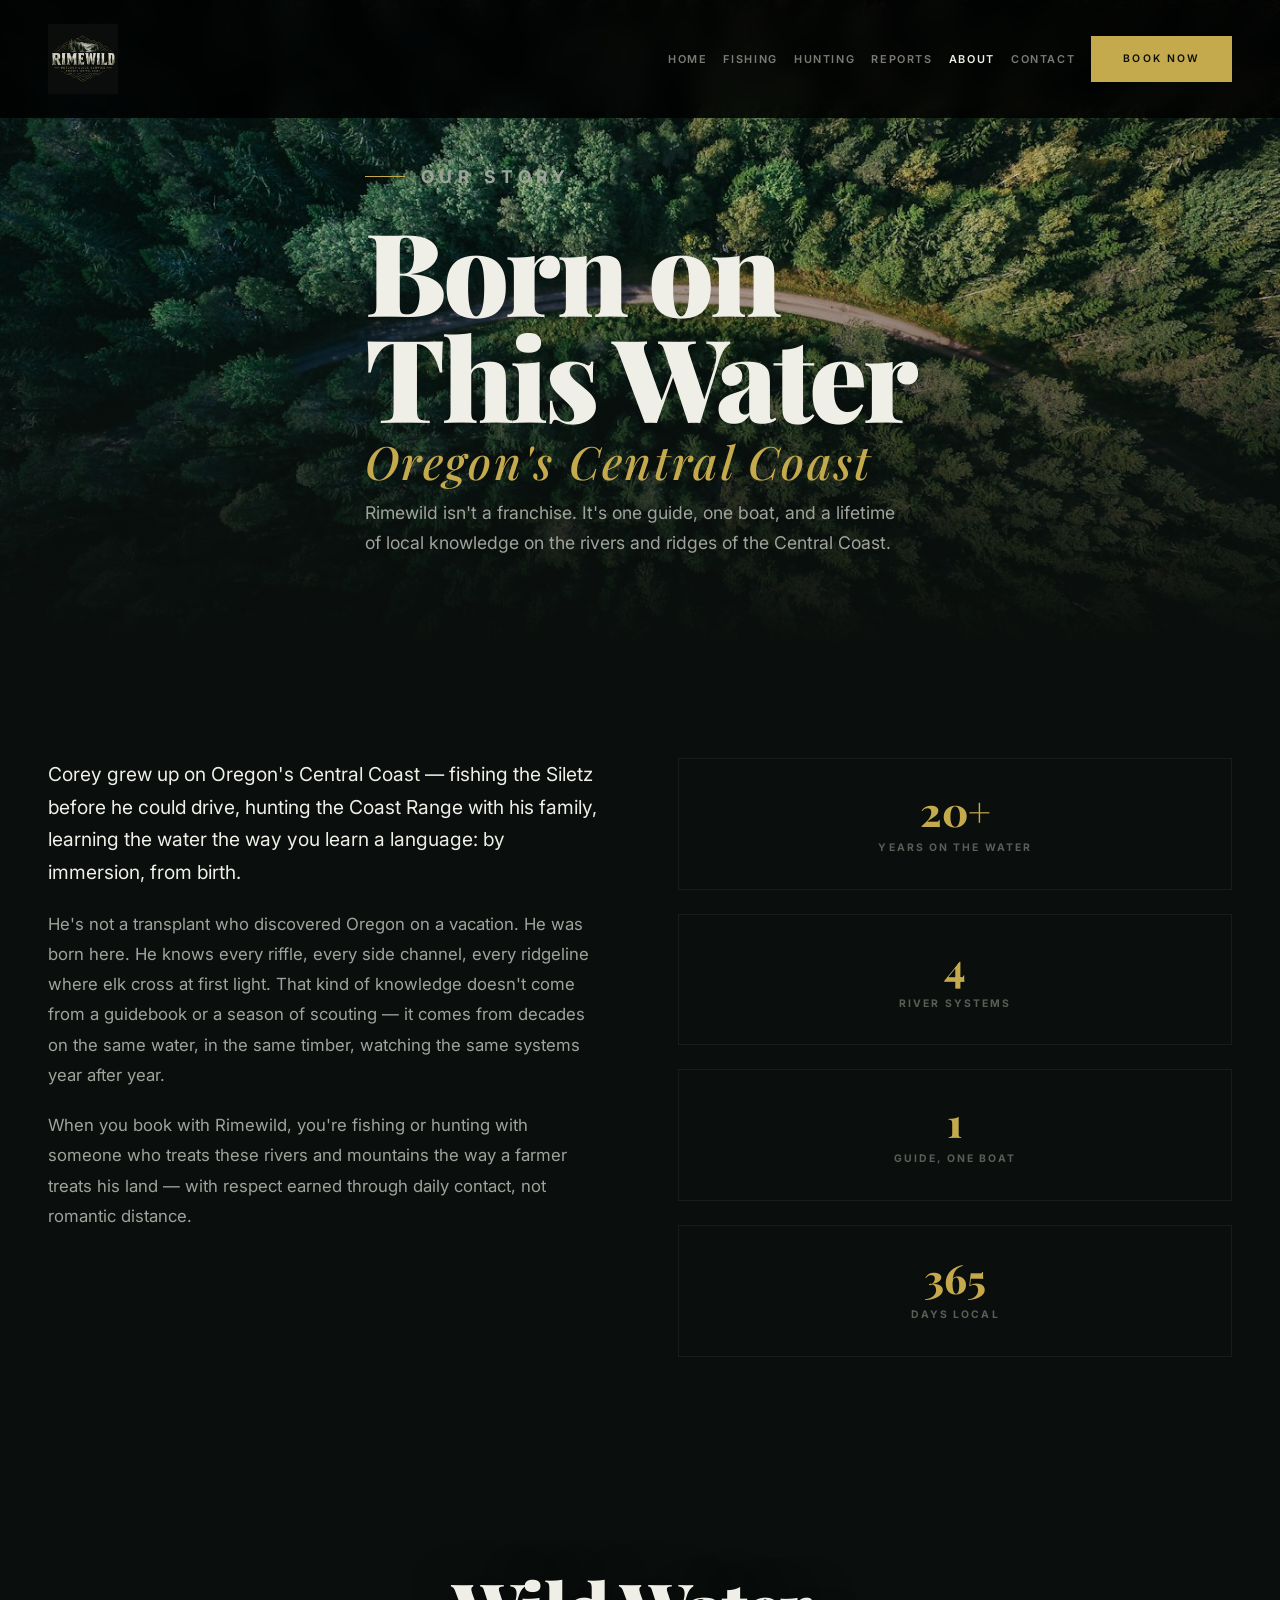
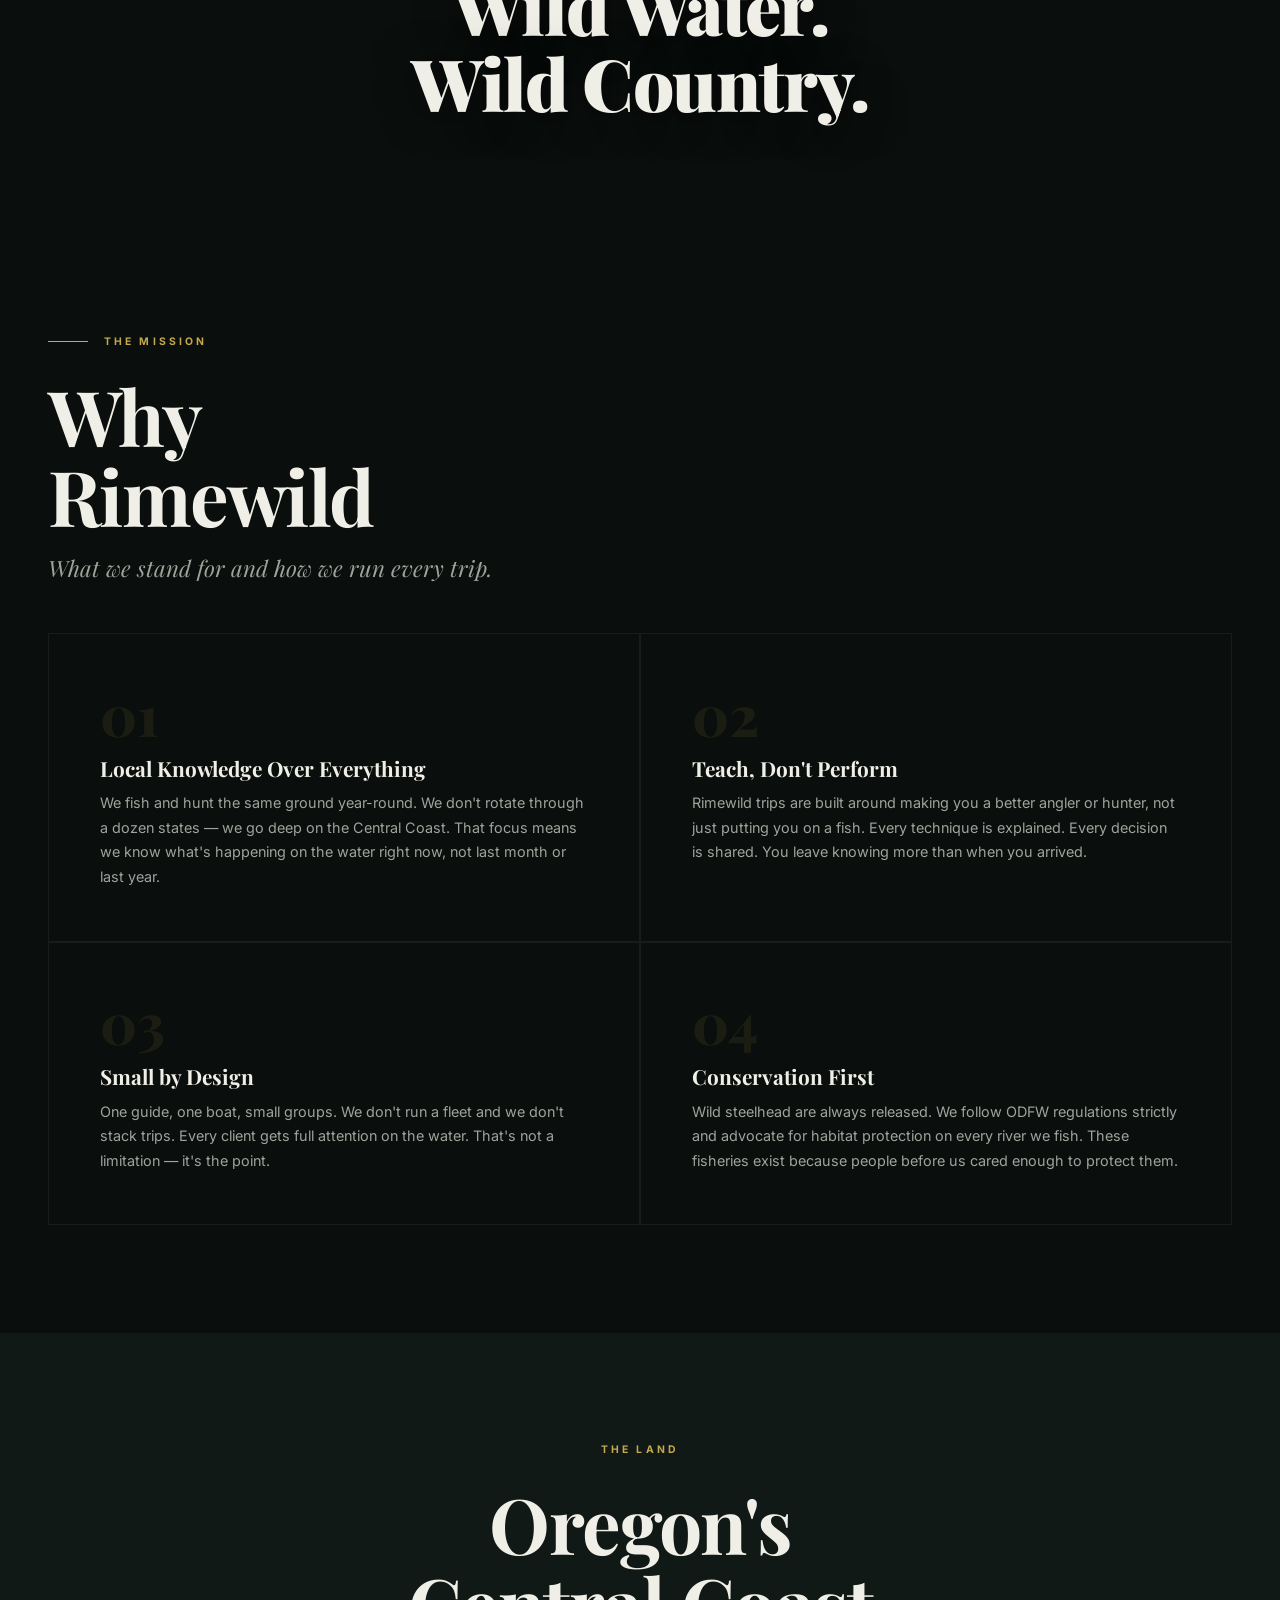
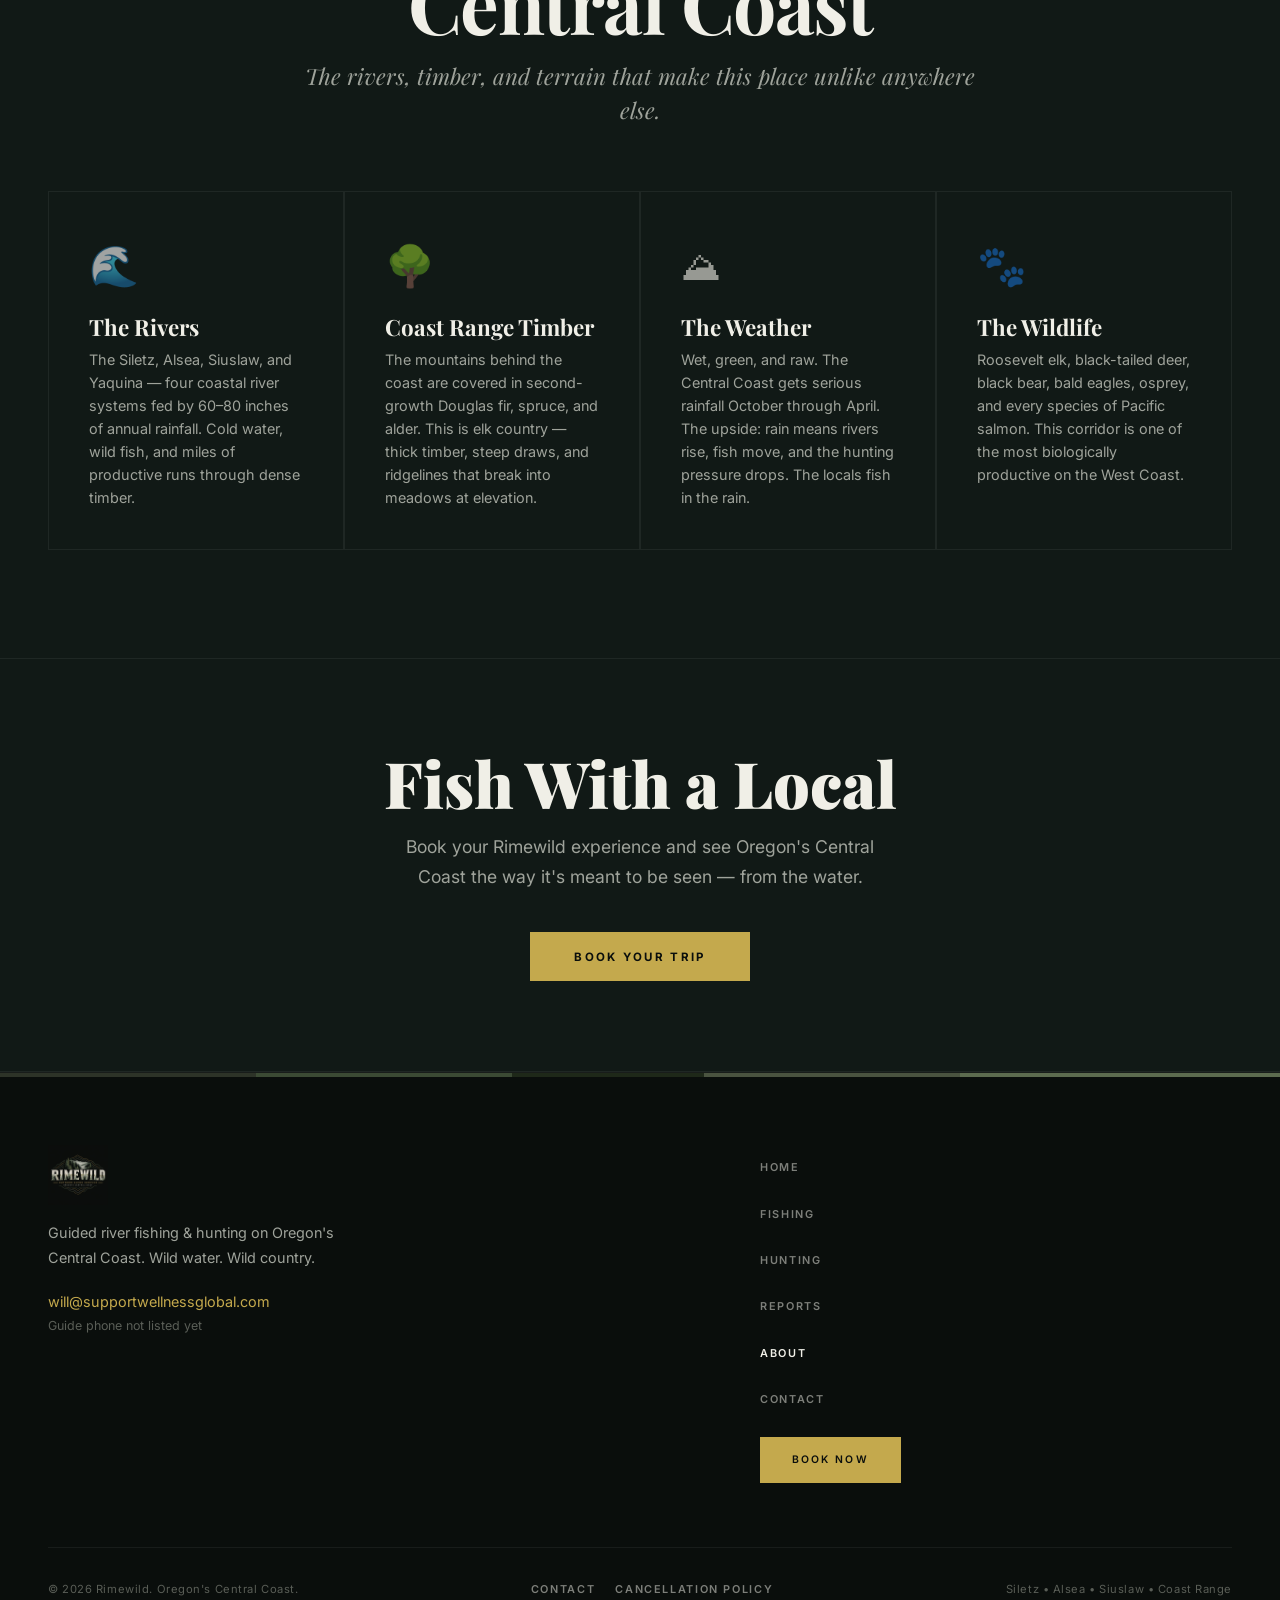
<file: about.html>
<!DOCTYPE html>
<html lang="en">
<head>
  <meta charset="UTF-8">
  <meta name="viewport" content="width=device-width, initial-scale=1.0, viewport-fit=cover">
  <title>About — Rimewild | Guided Fishing & Hunting on Oregon's Central Coast</title>
  <meta name="description" content="Meet Corey, the guide behind Rimewild. Born on Oregon's Central Coast, raised on these rivers. Guided fishing and hunting rooted in local knowledge.">
  <meta name="robots" content="index, follow">
  <meta name="theme-color" content="#0a0e0c">
  <link rel="canonical" href="https://luckygoats33.github.io/rimewild/about.html">
  <meta property="og:title" content="About — Rimewild | Oregon's Central Coast Guide">
  <meta property="og:description" content="Meet Corey, the guide behind Rimewild. Born on Oregon's Central Coast, raised on these rivers.">
  <meta property="og:type" content="website">
  <meta property="og:url" content="https://luckygoats33.github.io/rimewild/about.html">
  <meta property="og:site_name" content="Rimewild">
  <meta name="twitter:card" content="summary_large_image">
  <meta name="twitter:title" content="About — Rimewild | Oregon's Central Coast Guide">
  <meta name="twitter:description" content="Meet Corey, the guide behind Rimewild. Born on Oregon's Central Coast, raised on these rivers.">
  <meta name="geo.region" content="US-OR">
  <meta name="geo.placename" content="Lincoln City, Oregon">
  <script type="application/ld+json">
  {
    "@context": "https://schema.org",
    "@type": "LocalBusiness",
    "name": "Rimewild",
    "description": "Guided river fishing and hunting on Oregon's Central Coast",
    "url": "https://luckygoats33.github.io/rimewild/about.html",
    "areaServed": "Oregon Central Coast",
    "founder": {
      "@type": "Person",
      "name": "Corey"
    }
  }
  </script>
  <link rel="preconnect" href="https://fonts.googleapis.com">
  <link rel="preconnect" href="https://fonts.gstatic.com" crossorigin>
  <link href="https://fonts.googleapis.com/css2?family=Playfair+Display:ital,wght@0,400;0,500;0,600;0,700;0,800;0,900;1,400;1,500;1,600&family=Inter:wght@300;400;500;600;700;800&display=swap" rel="stylesheet">
  <style>
*,*::before,*::after{box-sizing:border-box}
:root{
  --bg:#0a0e0c;--bg-elevated:#111916;--bg-card:#151d19;--bg-card-hover:#1c2821;
  --text:#f0efe7;--text-dim:#9fa39b;--text-muted:#5a5e57;
  --gold:#c4a94d;--gold-bright:#dfc462;--gold-dim:rgba(196,169,77,.12);
  --green:#3d6b4f;--green-bright:#5ba373;
  --camo-1:#2d3328;--camo-2:#3b4a34;--camo-3:#1e2819;--camo-4:#4a5340;--camo-5:#5c6b4f;
  --border:rgba(255,255,255,.06);--border-hover:rgba(255,255,255,.12);
  --shadow:0 20px 60px rgba(0,0,0,.4);
  --font-display:'Playfair Display',Georgia,serif;
  --font-body:'Inter',-apple-system,BlinkMacSystemFont,sans-serif;
  color-scheme:dark;
}
body{margin:0;font-family:var(--font-body);background:var(--bg);color:var(--text);line-height:1.7;overflow-x:hidden;-webkit-font-smoothing:antialiased}
h1,h2,h3,h4,h5{font-family:var(--font-display);font-weight:700;line-height:1.05;margin:0}
p{margin:0 0 1.25rem}
a{color:var(--gold);text-decoration:none;transition:color .2s}a:hover{color:var(--gold-bright)}
img{max-width:100%;height:auto;display:block}
button{font-family:var(--font-body);cursor:pointer;border:none;transition:all .3s ease}

.wrap{max-width:1400px;margin:0 auto;padding-inline:clamp(20px,4vw,48px)}
.sec{padding-block:clamp(80px,12vh,160px)}
.sec-alt{background:var(--bg-elevated)}

.eyebrow{font-family:var(--font-body);font-size:.65rem;font-weight:700;letter-spacing:.3em;text-transform:uppercase;color:var(--gold);margin-bottom:1.5rem;display:flex;align-items:center;gap:1rem}
.eyebrow::before{content:'';width:40px;height:1px;background:var(--gold)}
.eyebrow-center{justify-content:center}.eyebrow-center::before{display:none}
.big-title{font-size:clamp(2.8rem,6vw,5.5rem);text-wrap:balance;letter-spacing:-.02em;margin-bottom:1rem}
.med-title{font-size:clamp(2rem,4vw,3.5rem);letter-spacing:-.01em;margin-bottom:.75rem}
.subtitle{font-family:var(--font-display);font-style:italic;font-size:clamp(1.1rem,2vw,1.4rem);color:var(--text-dim);max-width:55ch;line-height:1.5}

.btn{display:inline-flex;align-items:center;gap:.6rem;padding:1.1rem 2.8rem;font-size:.72rem;font-weight:700;letter-spacing:.2em;text-transform:uppercase;border-radius:0;transition:all .35s ease}
.btn-gold{background:var(--gold);color:var(--bg)}
.btn-gold:hover{background:var(--gold-bright);color:var(--bg);transform:translateY(-2px);box-shadow:0 8px 30px rgba(196,169,77,.3)}
.btn-ghost{background:transparent;color:var(--text);border:1px solid rgba(255,255,255,.2);padding:1.1rem 2.8rem}
.btn-ghost:hover{border-color:var(--gold);color:var(--gold)}

/* NAV */
.nav{position:fixed;top:0;left:0;right:0;z-index:500;padding:1.5rem 0;transition:all .5s;background:rgba(0,0,0,.85);backdrop-filter:blur(12px);-webkit-backdrop-filter:blur(12px)}
.nav.scrolled{padding:.75rem 0;border-bottom:1px solid var(--border)}
.nav-inner{max-width:1400px;margin:0 auto;padding-inline:clamp(20px,4vw,48px);display:flex;align-items:center;justify-content:space-between}
.nav-logo img{height:70px;width:auto;transition:height .4s}
.nav.scrolled .nav-logo img{height:52px}
.nav-links{display:flex;align-items:center;gap:2.5rem;list-style:none;margin:0;padding:0}
.nav-links a{font-size:.68rem;font-weight:600;letter-spacing:.15em;text-transform:uppercase;color:rgba(240,239,231,.5);transition:color .3s}
.nav-links a:hover,.nav-links a.active{color:var(--text)}
.nav-cta .btn-gold{padding:.875rem 2rem;font-size:.65rem;min-height:44px}
.nav-toggle{display:none;background:none;color:var(--text);font-size:1.6rem;padding:.25rem}

/* HERO */
.page-hero{min-height:70vh;display:flex;flex-direction:column;justify-content:flex-end;padding:clamp(140px,18vh,200px) 0 clamp(60px,8vh,100px);position:relative;overflow:hidden;background-size:cover;background-position:center}
.page-hero::after{content:'';position:absolute;inset:0;background:linear-gradient(180deg,rgba(10,14,12,.4) 0%,rgba(10,14,12,0) 30%,rgba(10,14,12,.6) 65%,var(--bg) 100%)}
.page-hero-content{position:relative;z-index:1;max-width:1400px;margin:0 auto;padding-inline:clamp(20px,4vw,48px)}
.page-hero h1{font-size:clamp(3.5rem,9vw,8rem);font-weight:900;letter-spacing:-.03em;line-height:.92;margin-bottom:1rem}
.page-hero h1 span{display:block;color:var(--gold);font-style:italic;font-weight:500;font-size:.4em;letter-spacing:.05em;margin-top:.75rem}
.page-hero p{font-size:clamp(.9rem,1.5vw,1.1rem);color:var(--text-dim);max-width:50ch;line-height:1.7}

/* ABOUT SECTIONS */
.about-grid{display:grid;grid-template-columns:1fr 1fr;gap:clamp(3rem,6vw,6rem);align-items:start}
@media(max-width:768px){.about-grid{grid-template-columns:1fr}}
.about-text{font-size:1.05rem;color:var(--text-dim);line-height:1.8}
.about-text p:first-child{font-size:1.2rem;color:var(--text);line-height:1.7}
.about-sidebar{display:grid;gap:1.5rem}
.about-stat{padding:2rem;border:1px solid var(--border);text-align:center;transition:background .3s}
.about-stat:hover{background:var(--bg-card)}
.about-stat-num{font-family:var(--font-display);font-size:2.5rem;font-weight:800;color:var(--gold);line-height:1}
.about-stat-label{font-size:.65rem;font-weight:700;letter-spacing:.2em;text-transform:uppercase;color:var(--text-muted);margin-top:.5rem}

/* VALUES */
.values-grid{display:grid;grid-template-columns:1fr 1fr;gap:0}
@media(max-width:768px){.values-grid{grid-template-columns:1fr}}
.value-card{padding:clamp(2rem,4vw,3.5rem);border:1px solid var(--border);position:relative;transition:all .3s}
.value-card:hover{background:var(--bg-card)}
.value-num{font-family:var(--font-display);font-size:3.5rem;font-weight:800;color:rgba(196,169,77,.1);line-height:1;margin-bottom:1rem}
.value-card h4{font-size:1.3rem;font-weight:700;margin-bottom:.75rem}
.value-card p{font-size:.9rem;color:var(--text-dim);margin:0;line-height:1.7}

/* LAND */
.land-grid{display:grid;grid-template-columns:repeat(auto-fill,minmax(280px,1fr));gap:0}
.land-card{padding:2.5rem;border:1px solid var(--border);transition:all .3s}
.land-card:hover{background:var(--bg-card)}
.land-icon{font-size:2.5rem;margin-bottom:1rem;opacity:.6}
.land-card h4{font-size:1.4rem;font-weight:700;margin-bottom:.5rem}
.land-card p{font-size:.9rem;color:var(--text-dim);margin:0;line-height:1.6}

/* IMAGE BREAK */
.img-break{height:clamp(250px,40vh,500px);position:relative;overflow:hidden;background-size:cover;background-position:center;background-attachment:scroll}
@media(min-width:769px){.img-break{background-attachment:fixed}}
.img-break::after{content:'';position:absolute;inset:0;background:linear-gradient(to bottom,var(--bg) 0%,transparent 20%,transparent 80%,var(--bg) 100%)}
.img-break-text{position:absolute;inset:0;display:flex;align-items:center;justify-content:center;z-index:1;text-align:center;padding:2rem}
.img-break-text h2{font-size:clamp(2rem,6vw,4.5rem);font-weight:900;letter-spacing:-.02em;text-shadow:0 4px 40px rgba(0,0,0,.5)}

/* CTA BAND */
.cta-band{text-align:center;padding:clamp(60px,10vh,120px) clamp(20px,4vw,48px);background:var(--bg-elevated);border-top:1px solid var(--border);border-bottom:1px solid var(--border)}
.cta-band h2{font-size:clamp(2.5rem,5vw,4rem);font-weight:900;margin-bottom:1rem}
.cta-band p{font-size:1.1rem;color:var(--text-dim);max-width:45ch;margin:0 auto 2.5rem}

/* FOOTER */
.footer{border-top:1px solid var(--border);padding:clamp(4rem,8vh,6rem) 0 2rem}
.footer-top{display:grid;grid-template-columns:2fr 1fr 1fr 1fr;gap:clamp(2rem,4vw,4rem);margin-bottom:4rem}
@media(max-width:768px){.footer-top{grid-template-columns:1fr 1fr}}
@media(max-width:480px){.footer-top{grid-template-columns:1fr}}
.footer-brand{font-family:var(--font-display);font-size:clamp(1.5rem,3vw,2rem);font-weight:800;letter-spacing:.1em;text-transform:uppercase;margin-bottom:1.25rem}
.footer-brand span{color:var(--gold)}
.footer h5{font-size:.6rem;font-weight:700;letter-spacing:.3em;text-transform:uppercase;color:var(--text-muted);margin-bottom:1.25rem}
.footer-links{list-style:none;padding:0;margin:0}
.footer-links li{margin-bottom:.6rem}
.footer-links a{font-size:.88rem;color:var(--text-dim)}
.footer-links a:hover{color:var(--text)}
.footer-bottom{border-top:1px solid var(--border);padding-top:2rem;display:flex;justify-content:space-between;flex-wrap:wrap;gap:1rem;font-size:.7rem;letter-spacing:.05em;color:var(--text-muted)}

/* MOBILE BAR */
.mobile-bar{display:none;position:fixed;bottom:0;left:0;right:0;padding:.75rem 20px calc(.75rem + env(safe-area-inset-bottom,0px));background:rgba(10,14,12,.97);backdrop-filter:blur(20px);-webkit-backdrop-filter:blur(20px);border-top:1px solid var(--border);z-index:100;gap:.75rem}
@media(max-width:768px){.mobile-bar{display:flex}body{padding-bottom:5rem}}
.mobile-bar .btn{flex:1;text-align:center;justify-content:center;padding:.85rem 1rem;font-size:.65rem}

/* BOOKING MODAL */
.booking-overlay{position:fixed;inset:0;background:rgba(0,0,0,.8);backdrop-filter:blur(8px);z-index:1000;display:none;align-items:center;justify-content:center;padding:24px}
.booking-overlay.show{display:flex}
.booking-modal{background:var(--bg-elevated);border:1px solid var(--border);width:100%;max-width:580px;max-height:90vh;overflow-y:auto;padding:clamp(2rem,4vw,3.5rem)}
.booking-modal h2{font-size:clamp(1.5rem,3vw,2rem);margin-bottom:.5rem}
.booking-close{float:right;background:none;color:var(--text-muted);font-size:2rem;padding:0;line-height:1}
.booking-close:hover{color:var(--text)}
.form-group{margin-bottom:1.5rem}
.form-label{display:block;font-size:.6rem;font-weight:700;letter-spacing:.25em;text-transform:uppercase;color:var(--text-muted);margin-bottom:.5rem}
.form-input{width:100%;padding:.9rem 1.25rem;background:var(--bg);border:1px solid var(--border);color:var(--text);font-family:var(--font-body);font-size:.9rem;transition:border-color .2s}
.form-input:focus{outline:none;border-color:var(--gold)}
.form-input::placeholder{color:var(--text-muted)}
select.form-input{appearance:none;background-image:url("data:image/svg+xml,%3Csvg width='12' height='8' xmlns='http://www.w3.org/2000/svg'%3E%3Cpath d='M1 1l5 5 5-5' stroke='%235a5e57' fill='none' stroke-width='1.5'/%3E%3C/svg%3E");background-repeat:no-repeat;background-position:right 1.25rem center;padding-right:3rem}
.form-row{display:grid;grid-template-columns:1fr 1fr;gap:1.25rem}
@media(max-width:480px){.form-row{grid-template-columns:1fr}}
.form-success{text-align:center;padding:3rem 0}
.form-success h3{font-size:2rem;margin-bottom:.75rem;color:var(--gold)}

/* REVEAL */
@media(prefers-reduced-motion:no-preference){
  .reveal{opacity:0;transform:translateY(40px);transition:opacity .8s cubic-bezier(.16,1,.3,1),transform .8s cubic-bezier(.16,1,.3,1)}
  .reveal.vis{opacity:1;transform:translateY(0)}
}
@media(prefers-reduced-motion:reduce){.reveal{opacity:1;transform:none}}
.camo-stripe{position:relative}
.camo-stripe::before{content:'';position:absolute;top:0;left:0;right:0;height:4px;background:repeating-linear-gradient(90deg,var(--camo-1) 0,var(--camo-1) 20%,var(--camo-2) 20%,var(--camo-2) 40%,var(--camo-3) 40%,var(--camo-3) 55%,var(--camo-4) 55%,var(--camo-4) 75%,var(--camo-5) 75%,var(--camo-5) 100%)}
.camo-divider{width:100%;height:3px;background:repeating-linear-gradient(90deg,var(--camo-1) 0 8px,var(--camo-2) 8px 18px,var(--camo-3) 18px 28px,var(--camo-4) 28px 38px,var(--camo-5) 38px 50px);margin:0 auto;opacity:.6}
.camo-nav-border{border-bottom:3px solid transparent;border-image:repeating-linear-gradient(90deg,var(--camo-1) 0 8px,var(--camo-2) 8px 18px,var(--camo-3) 18px 28px,var(--camo-4) 28px 38px,var(--camo-5) 38px 50px) 1}
@media(max-width:480px){.nav-logo img{height:50px!important}}
@media(max-width:360px){.nav-logo img{height:44px!important}}
  </style>
  <link rel="stylesheet" href="assets/polish.css">
</head>
<body>

<!-- RIMEWILD:HEADER start -->
<nav class="nav site-header" id="nav">
  <div class="nav-inner">
    <a href="index.html" class="nav-logo"><img src="assets/logo.png" alt="Rimewild" width="1024" height="1024"></a>
    <ul class="nav-links" id="navLinks">
        <li><a href="index.html">Home</a></li>
        <li><a href="fishing.html">Fishing</a></li>
        <li><a href="hunting.html">Hunting</a></li>
        <li><a href="reports.html">Reports</a></li>
        <li><a href="about.html" class="active" aria-current="page">About</a></li>
        <li><a href="contact.html">Contact</a></li>
        <li class="nav-cta"><a href="index.html#booking-section" class="btn btn-gold" onclick="openBooking();return false">Book Now</a></li>
    </ul>
    <button class="nav-toggle" id="navToggle" type="button" aria-label="Open menu" aria-controls="navLinks" aria-expanded="false">&#9776;</button>
  </div>
</nav>
<!-- RIMEWILD:HEADER end -->

<main>
<!-- HERO -->
<section class="page-hero" style="background-image:url('assets/images/fishing-river.jpg')">
  <div class="page-hero-content">
    <p class="eyebrow">Our Story</p>
    <h1>Born on<br>This Water<span>Oregon's Central Coast</span></h1>
    <p>Rimewild isn't a franchise. It's one guide, one boat, and a lifetime of local knowledge on the rivers and ridges of the Central Coast.</p>
  </div>
</section>

<!-- THE GUIDE -->
<section class="sec">
  <div class="wrap">
    <div class="about-grid">
      <div class="about-text reveal">
        <p>Corey grew up on Oregon's Central Coast &mdash; fishing the Siletz before he could drive, hunting the Coast Range with his family, learning the water the way you learn a language: by immersion, from birth.</p>
        <p>He's not a transplant who discovered Oregon on a vacation. He was born here. He knows every riffle, every side channel, every ridgeline where elk cross at first light. That kind of knowledge doesn't come from a guidebook or a season of scouting &mdash; it comes from decades on the same water, in the same timber, watching the same systems year after year.</p>
        <p>When you book with Rimewild, you're fishing or hunting with someone who treats these rivers and mountains the way a farmer treats his land &mdash; with respect earned through daily contact, not romantic distance.</p>
      </div>
      <div class="about-sidebar reveal">
        <div class="about-stat"><div class="about-stat-num">20+</div><div class="about-stat-label">Years on the Water</div></div>
        <div class="about-stat"><div class="about-stat-num">4</div><div class="about-stat-label">River Systems</div></div>
        <div class="about-stat"><div class="about-stat-num">1</div><div class="about-stat-label">Guide, One Boat</div></div>
        <div class="about-stat"><div class="about-stat-num">365</div><div class="about-stat-label">Days Local</div></div>
      </div>
    </div>
  </div>
</section>

<!-- IMAGE BREAK -->
<div class="img-break" style="background-image:url('assets/images/fishing-river.jpg')">
  <div class="img-break-text">
    <h2>Wild Water.<br>Wild Country.</h2>
  </div>
</div>

<!-- THE MISSION -->
<section class="sec">
  <div class="wrap">
    <div class="eyebrow">The Mission</div>
    <h2 class="big-title reveal">Why<br>Rimewild</h2>
    <p class="subtitle reveal" style="margin-bottom:3rem">What we stand for and how we run every trip.</p>
    <div class="values-grid reveal">
      <div class="value-card">
        <div class="value-num">01</div>
        <h4>Local Knowledge Over Everything</h4>
        <p>We fish and hunt the same ground year-round. We don't rotate through a dozen states &mdash; we go deep on the Central Coast. That focus means we know what's happening on the water right now, not last month or last year.</p>
      </div>
      <div class="value-card">
        <div class="value-num">02</div>
        <h4>Teach, Don't Perform</h4>
        <p>Rimewild trips are built around making you a better angler or hunter, not just putting you on a fish. Every technique is explained. Every decision is shared. You leave knowing more than when you arrived.</p>
      </div>
      <div class="value-card">
        <div class="value-num">03</div>
        <h4>Small by Design</h4>
        <p>One guide, one boat, small groups. We don't run a fleet and we don't stack trips. Every client gets full attention on the water. That's not a limitation &mdash; it's the point.</p>
      </div>
      <div class="value-card">
        <div class="value-num">04</div>
        <h4>Conservation First</h4>
        <p>Wild steelhead are always released. We follow ODFW regulations strictly and advocate for habitat protection on every river we fish. These fisheries exist because people before us cared enough to protect them.</p>
      </div>
    </div>
  </div>
</section>

<!-- THE LAND -->
<section class="sec sec-alt">
  <div class="wrap">
    <div style="text-align:center;margin-bottom:4rem">
      <div class="eyebrow eyebrow-center">The Land</div>
      <h2 class="big-title reveal">Oregon's<br>Central Coast</h2>
      <p class="subtitle reveal" style="margin-inline:auto">The rivers, timber, and terrain that make this place unlike anywhere else.</p>
    </div>
    <div class="land-grid reveal">
      <div class="land-card">
        <div class="land-icon">&#127754;</div>
        <h4>The Rivers</h4>
        <p>The Siletz, Alsea, Siuslaw, and Yaquina &mdash; four coastal river systems fed by 60&ndash;80 inches of annual rainfall. Cold water, wild fish, and miles of productive runs through dense timber.</p>
      </div>
      <div class="land-card">
        <div class="land-icon">&#127795;</div>
        <h4>Coast Range Timber</h4>
        <p>The mountains behind the coast are covered in second-growth Douglas fir, spruce, and alder. This is elk country &mdash; thick timber, steep draws, and ridgelines that break into meadows at elevation.</p>
      </div>
      <div class="land-card">
        <div class="land-icon">&#9968;</div>
        <h4>The Weather</h4>
        <p>Wet, green, and raw. The Central Coast gets serious rainfall October through April. The upside: rain means rivers rise, fish move, and the hunting pressure drops. The locals fish in the rain.</p>
      </div>
      <div class="land-card">
        <div class="land-icon">&#128062;</div>
        <h4>The Wildlife</h4>
        <p>Roosevelt elk, black-tailed deer, black bear, bald eagles, osprey, and every species of Pacific salmon. This corridor is one of the most biologically productive on the West Coast.</p>
      </div>
    </div>
  </div>
</section>

<!-- CTA -->
<div class="cta-band">
  <h2>Fish With a Local</h2>
  <p>Book your Rimewild experience and see Oregon's Central Coast the way it's meant to be seen &mdash; from the water.</p>
  <button class="btn btn-gold" onclick="openBooking()">Book Your Trip</button>
</div>

</main>
<!-- RIMEWILD:FOOTER start -->
<footer class="footer camo-stripe">
  <div class="wrap">
    <div class="footer-top">
      <div class="footer-brand-block">
        <a href="index.html" class="footer-brand"><img src="assets/logo.png" alt="Rimewild" width="1024" height="1024"></a>
        <p class="footer-tagline">Guided river fishing &amp; hunting on Oregon's Central Coast. Wild water. Wild country.</p>
        <p class="footer-contact"><a href="mailto:will@supportwellnessglobal.com">will@supportwellnessglobal.com</a><br><span>Guide phone not listed yet</span></p>
      </div>
      <nav class="footer-site-nav" aria-label="Footer">
        <ul class="nav-links">
        <li><a href="index.html">Home</a></li>
        <li><a href="fishing.html">Fishing</a></li>
        <li><a href="hunting.html">Hunting</a></li>
        <li><a href="reports.html">Reports</a></li>
        <li><a href="about.html" class="active" aria-current="page">About</a></li>
        <li><a href="contact.html">Contact</a></li>
        <li class="nav-cta"><a href="index.html#booking-section" class="btn btn-gold" onclick="openBooking();return false">Book Now</a></li>
        </ul>
      </nav>
    </div>
    <div class="footer-bottom">
      <span>&copy; 2026 Rimewild. Oregon's Central Coast.</span>
      <nav class="footer-legal" aria-label="Legal">
        <a href="mailto:will@supportwellnessglobal.com">Contact</a>
        <a href="index.html#faq">Cancellation Policy</a>
      </nav>
      <span>Siletz &bull; Alsea &bull; Siuslaw &bull; Coast Range</span>
    </div>
  </div>
</footer>
<nav class="mobile-bar camo-stripe" aria-label="Email or book">
  <a class="btn btn-ghost" href="mailto:will@supportwellnessglobal.com?subject=Rimewild%20inquiry" aria-label="Email will@supportwellnessglobal.com. Guide phone is not listed yet.">Call<small>No phone yet</small></a>
  <button class="btn btn-gold" type="button" onclick="openBooking()">Book Now</button>
</nav>
<!-- RIMEWILD:FOOTER end -->

<!-- BOOKING MODAL -->
<div class="booking-overlay" id="bookingOverlay" onclick="if(event.target===this)closeBooking()">
  <div class="booking-modal">
    <button class="booking-close" onclick="closeBooking()" aria-label="Close">&times;</button>
    <div id="bookingForm">
      <h2>Book Your<br>Experience</h2>
      <p class="booking-lead">This form opens your email app with a message to <a href="mailto:will@supportwellnessglobal.com">will@supportwellnessglobal.com</a>. Send it to request the date &mdash; nothing is booked until that message goes out. Guide phone is not listed yet.</p>
      <form class="booking-request" action="mailto:will@supportwellnessglobal.com" method="POST" enctype="text/plain" onsubmit="return submitBooking(event)">
        <div class="form-group"><label class="form-label" for="bTrip">Experience</label><select class="form-input" id="bTrip" name="bTrip" required><option value="">Select a trip...</option><option value="Winter Steelhead Drift">Winter Steelhead Drift &mdash; $395/angler</option><option value="Fall Chinook Salmon">Fall Chinook Salmon &mdash; $395/angler</option><option value="Summer Steelhead">Summer Steelhead &mdash; $375/angler</option><option value="Cutthroat & Trout">Cutthroat &amp; Trout &mdash; $295/angler</option><option value="Bank & Wade Fishing">Bank &amp; Wade Fishing &mdash; $275/angler</option><option value="Family & Beginner">Family &amp; Beginner &mdash; $350/group</option><option value="Half-Day Fishing">Half-Day Fishing &mdash; $275/angler</option><option value="Elk Hunting">Elk Hunting &mdash; $500/hunter</option><option value="Deer Hunting">Deer Hunting &mdash; $400/hunter</option><option value="Private/Custom">Private / Custom Experience</option></select></div>
        <div class="form-row"><div class="form-group"><label class="form-label" for="bDate">Preferred Date</label><input type="date" class="form-input" id="bDate" name="bDate" required></div><div class="form-group"><label class="form-label" for="bGuests">Number of Guests</label><select class="form-input" id="bGuests" name="bGuests" required><option value="1">1 person</option><option value="2">2 people</option><option value="3">3 people</option><option value="4">4 people</option></select></div></div>
        <div class="form-row"><div class="form-group"><label class="form-label" for="bName">Full Name</label><input type="text" class="form-input" id="bName" name="bName" autocomplete="name" placeholder="Your name" required></div><div class="form-group"><label class="form-label" for="bEmail">Email</label><input type="email" class="form-input" id="bEmail" name="bEmail" autocomplete="email" placeholder="you@example.com" required></div></div>
        <div class="form-group"><label class="form-label" for="bPhone">Phone</label><input type="tel" class="form-input" id="bPhone" name="bPhone" autocomplete="tel" placeholder="Your number (optional)"></div>
        <div class="form-group"><label class="form-label" for="bExp">Experience Level</label><select class="form-input" id="bExp" name="bExp"><option value="first-timer">First Timer</option><option value="some">Some Experience</option><option value="experienced">Experienced</option></select></div>
        <div class="form-group"><label class="form-label" for="bNotes">Anything We Should Know?</label><textarea class="form-input" id="bNotes" name="bNotes" rows="3" placeholder="Special requests, questions..."></textarea></div>
        <button type="submit" class="btn btn-gold" style="width:100%;justify-content:center;margin-top:.5rem;padding:1.1rem">Email This Request</button>
      </form>
    </div>
    <div id="bookingSuccess" hidden>
      <div class="form-success">
        <h3>Your email app should open</h3>
        <p style="color:var(--text-dim)">Nothing is booked until you send the message addressed to <a href="mailto:will@supportwellnessglobal.com">will@supportwellnessglobal.com</a>.</p>
        <button class="btn btn-ghost" type="button" onclick="closeBooking()">Close</button>
      </div>
    </div>
  </div>
</div>

<script>
// NAV
const nav=document.getElementById('nav');
window.addEventListener('scroll',()=>{const s=window.scrollY>60;nav.classList.toggle('scrolled',s);nav.classList.toggle('camo-nav-border',s)},{passive:true});
document.getElementById('navToggle').addEventListener('click',()=>{const n=document.getElementById('navLinks');n.classList.toggle('open');const isOpen=n.classList.contains('open');document.body.classList.toggle('nav-open',isOpen);document.getElementById('navToggle').innerHTML=isOpen?'&#10005;':'&#9776;'});
document.querySelectorAll('.nav-links a').forEach(a=>{a.addEventListener('click',()=>{document.getElementById('navLinks').classList.remove('open');document.getElementById('navToggle').innerHTML='&#9776;'})});

// BOOKING
function openBooking(t){
  const o=document.getElementById('bookingOverlay');o.classList.add('show');document.body.style.overflow='hidden';
  document.getElementById('bookingForm').hidden=false;document.getElementById('bookingSuccess').hidden=true;
  if(t){const s=document.getElementById('bTrip');for(let i=0;i<s.options.length;i++){if(s.options[i].value===t){s.selectedIndex=i;break}}}
}
function closeBooking(){document.getElementById('bookingOverlay').classList.remove('show');document.body.style.overflow=''}
function submitBooking(e){e.preventDefault();document.getElementById('bookingForm').hidden=true;document.getElementById('bookingSuccess').hidden=false}

// REVEAL
if(!window.matchMedia('(prefers-reduced-motion:reduce)').matches){
  const obs=new IntersectionObserver(entries=>{entries.forEach(e=>{if(e.isIntersecting){e.target.classList.add('vis');obs.unobserve(e.target)}})},{threshold:.08,rootMargin:'0px 0px -40px 0px'});
  document.querySelectorAll('.reveal').forEach(el=>obs.observe(el));
}
</script>
  <script src="assets/site.js"></script>
</body>
</html>
</file>
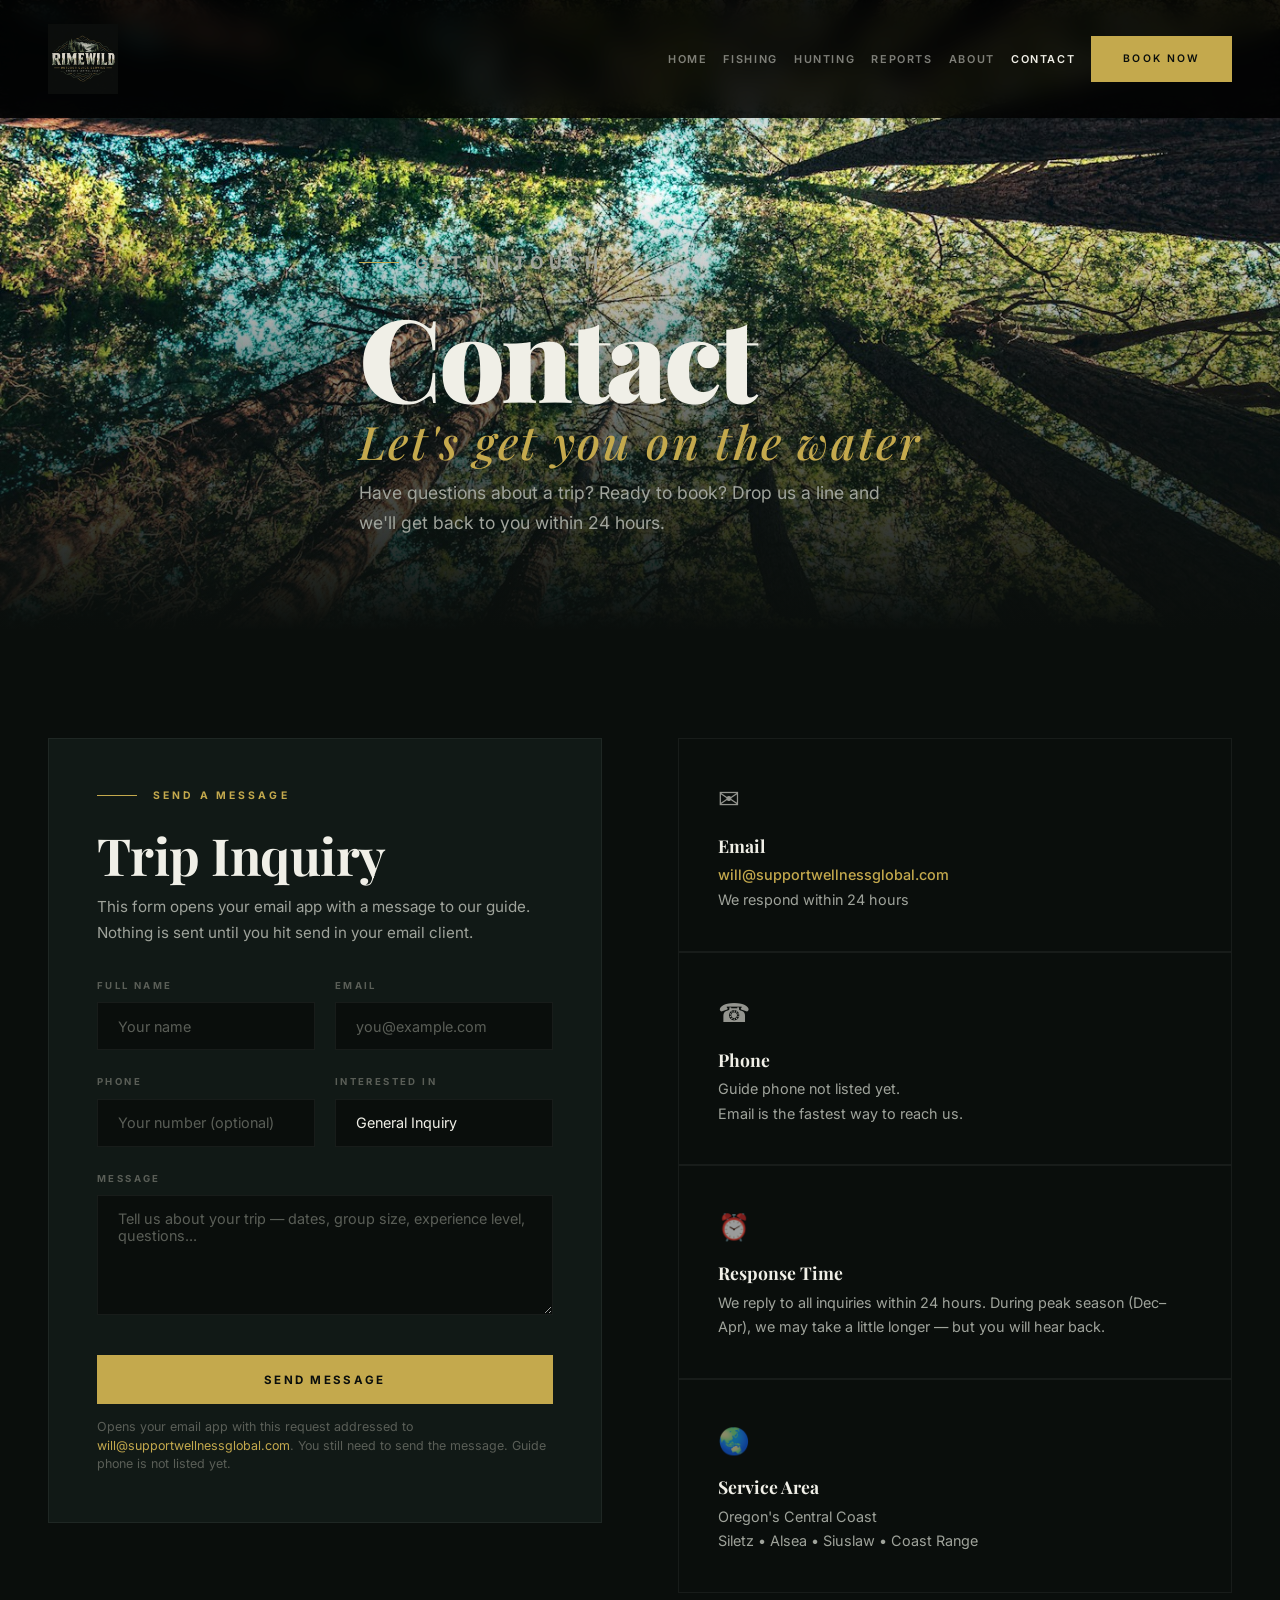
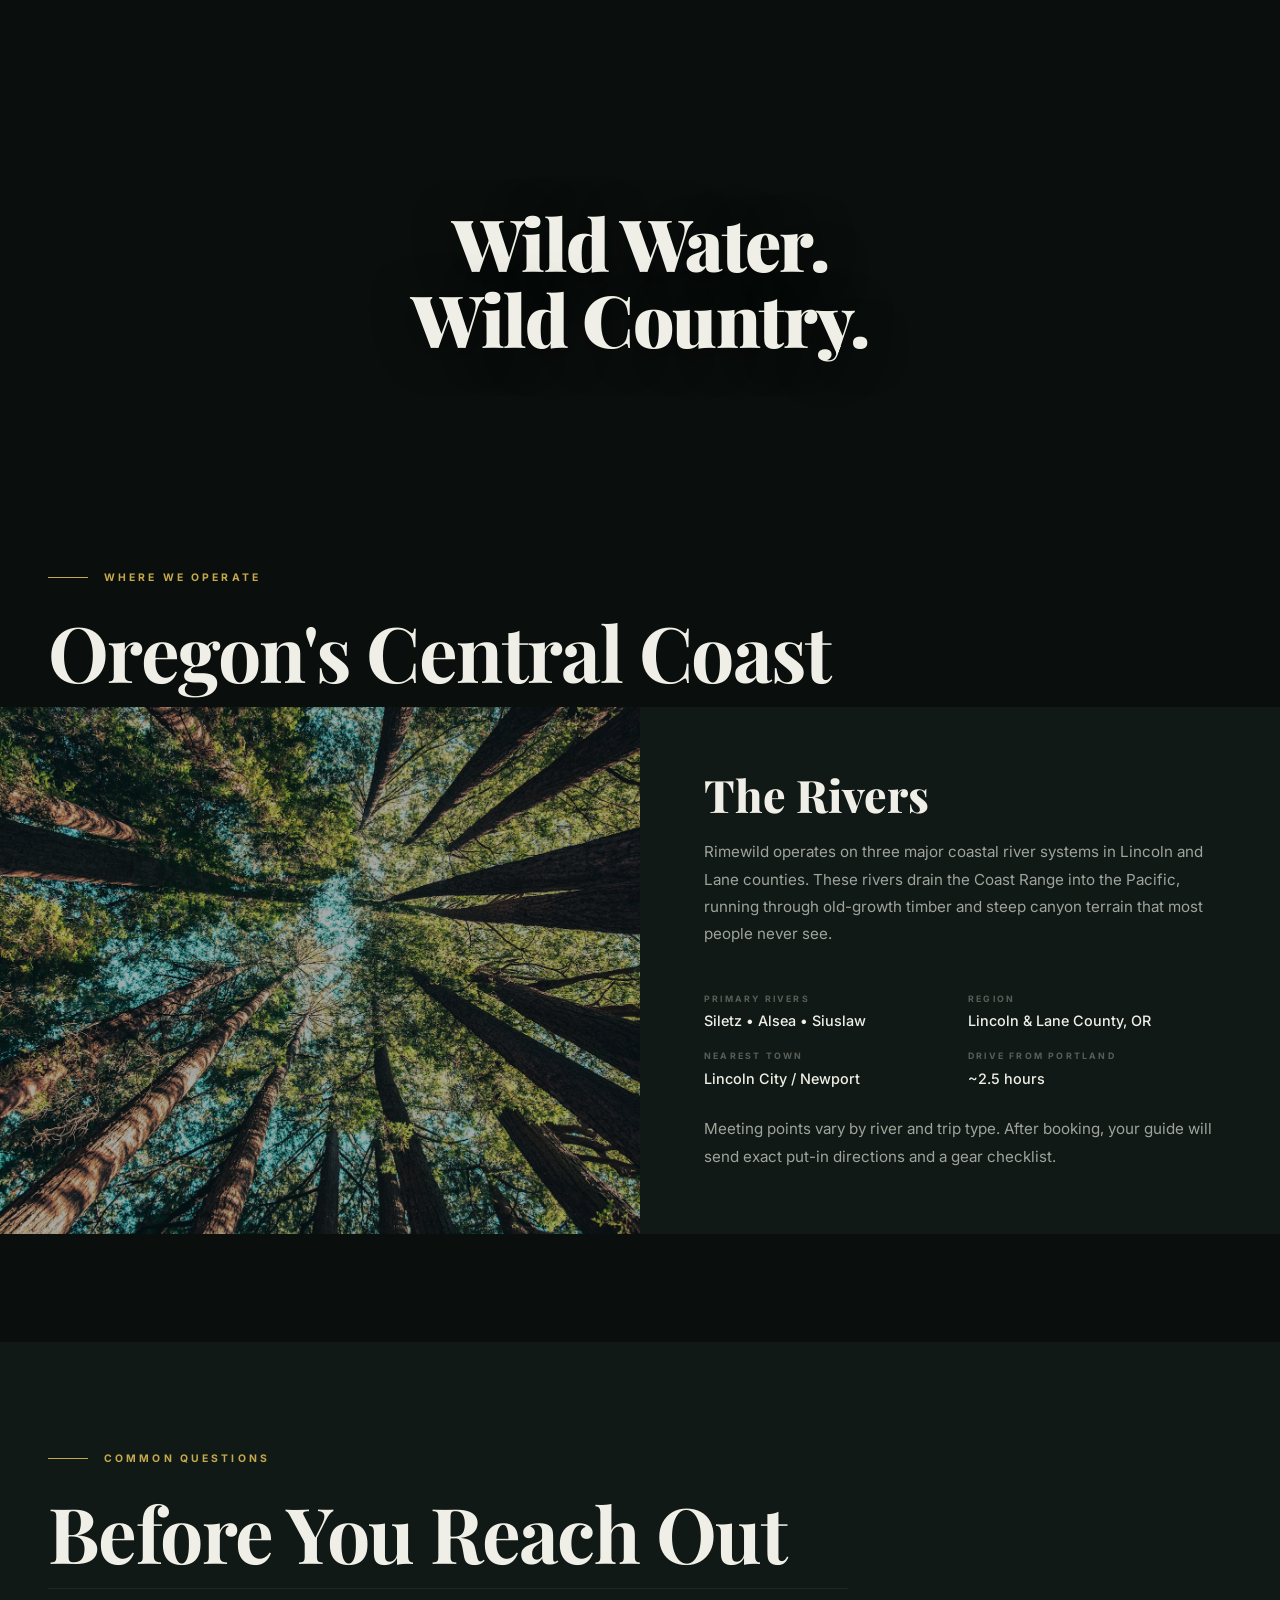
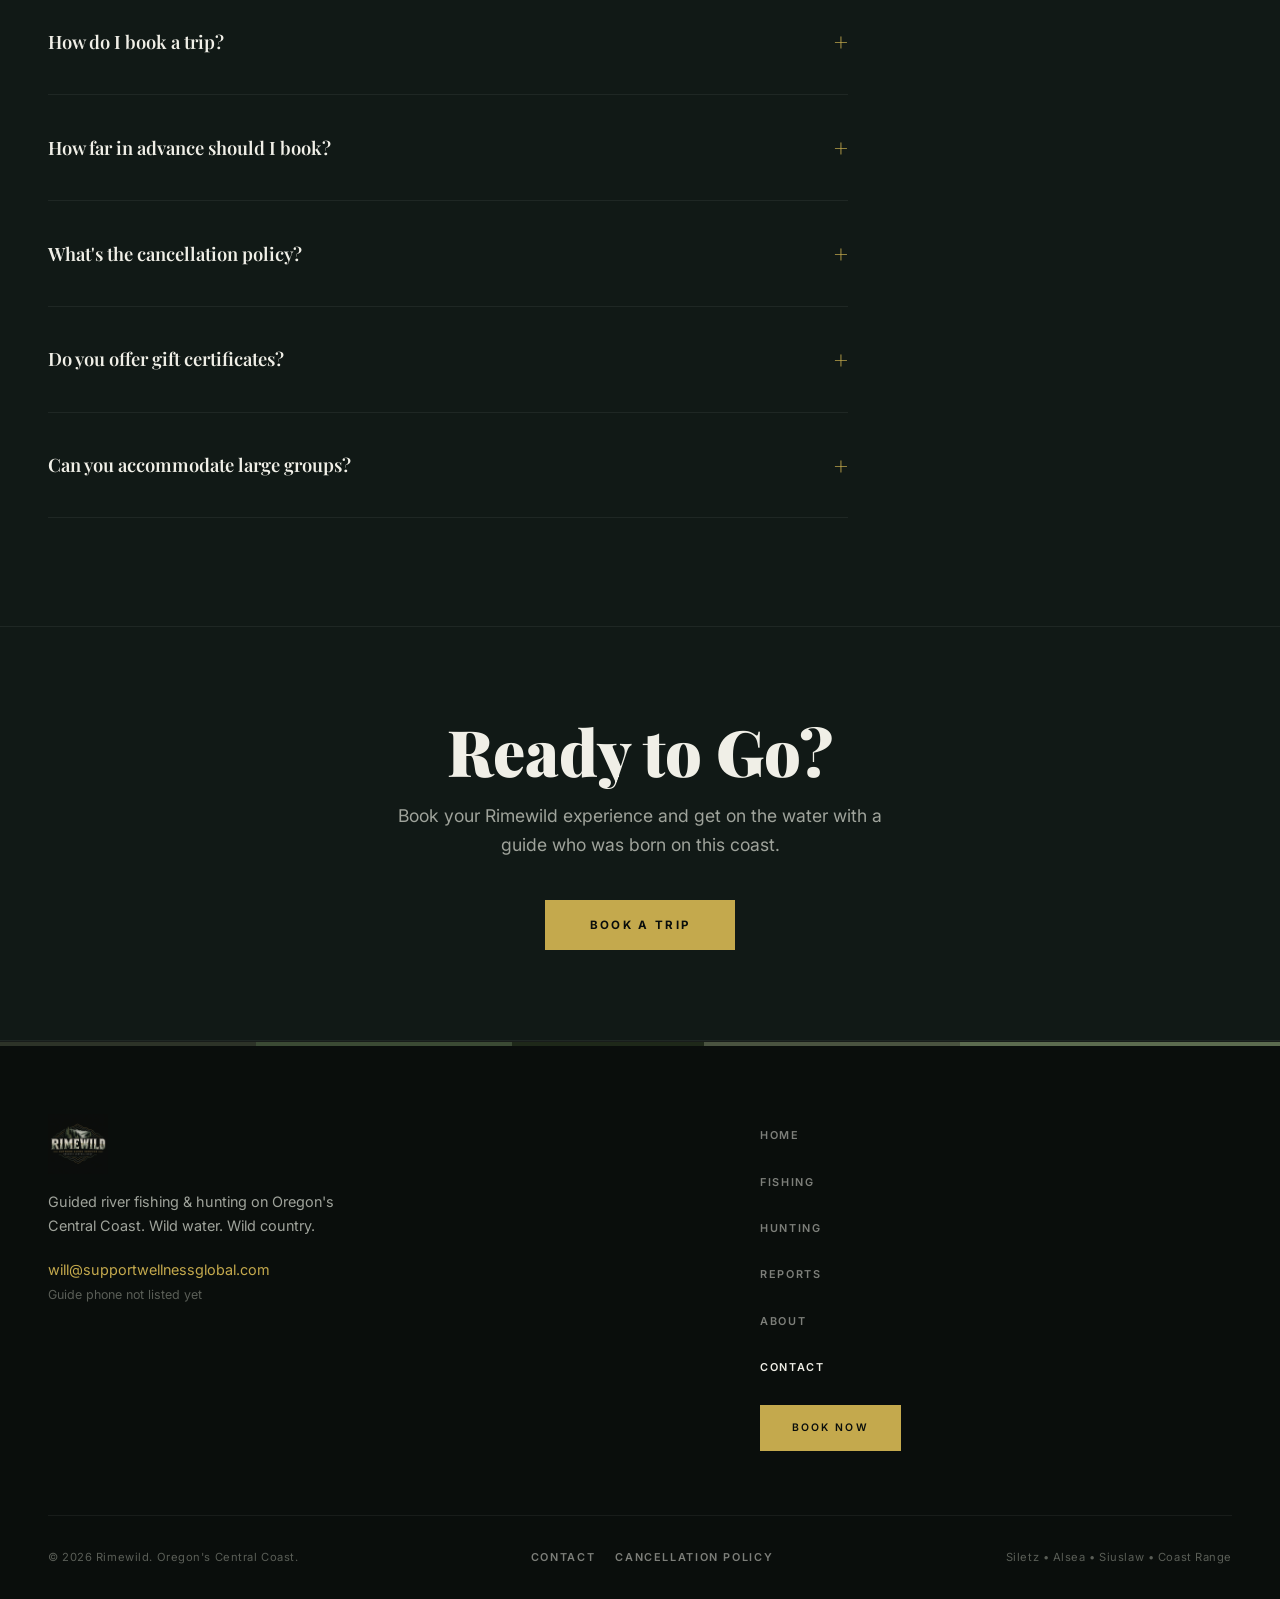
<file: contact.html>
<!DOCTYPE html>
<html lang="en">
<head>
  <meta charset="UTF-8">
  <meta name="viewport" content="width=device-width, initial-scale=1.0, viewport-fit=cover">
  <title>Contact — Rimewild | Guided Fishing & Hunting, Oregon Central Coast</title>
  <meta name="description" content="Get in touch with Rimewild. Book a guided fishing or hunting trip on Oregon's Central Coast. Email, location, and trip inquiry form.">
  <meta name="robots" content="index, follow">
  <meta name="theme-color" content="#0a0e0c">
  <link rel="canonical" href="https://luckygoats33.github.io/rimewild/contact.html">
  <meta property="og:title" content="Contact — Rimewild | Guided Fishing & Hunting, Oregon Central Coast">
  <meta property="og:description" content="Get in touch with Rimewild. Book a guided fishing or hunting trip on Oregon's Central Coast.">
  <meta property="og:type" content="website">
  <meta property="og:url" content="https://luckygoats33.github.io/rimewild/contact.html">
  <meta property="og:image" content="https://luckygoats33.github.io/rimewild/assets/images/hero-river.jpg">
  <meta property="og:site_name" content="Rimewild">
  <meta name="twitter:card" content="summary_large_image">
  <meta name="twitter:title" content="Contact — Rimewild | Guided Fishing & Hunting, Oregon Central Coast">
  <meta name="twitter:description" content="Get in touch with Rimewild. Book a guided fishing or hunting trip on Oregon's Central Coast.">
  <meta name="twitter:image" content="https://luckygoats33.github.io/rimewild/assets/images/hero-river.jpg">
  <meta name="geo.region" content="US-OR">
  <meta name="geo.placename" content="Lincoln City, Oregon">
  <script type="application/ld+json">
  {
    "@context": "https://schema.org",
    "@type": "LocalBusiness",
    "name": "Rimewild",
    "description": "Guided river fishing and hunting on Oregon's Central Coast",
    "url": "https://luckygoats33.github.io/rimewild/",
    "email": "will@supportwellnessglobal.com",
    "areaServed": "Oregon Central Coast",
    "address": {
      "@type": "PostalAddress",
      "addressRegion": "OR",
      "addressCountry": "US"
    }
  }
  </script>
  <link rel="preconnect" href="https://fonts.googleapis.com">
  <link rel="preconnect" href="https://fonts.gstatic.com" crossorigin>
  <link href="https://fonts.googleapis.com/css2?family=Playfair+Display:ital,wght@0,400;0,500;0,600;0,700;0,800;0,900;1,400;1,500;1,600&family=Inter:wght@300;400;500;600;700;800&display=swap" rel="stylesheet">
  <style>
*,*::before,*::after{box-sizing:border-box}
:root{
  --bg:#0a0e0c;--bg-elevated:#111916;--bg-card:#151d19;--bg-card-hover:#1c2821;
  --text:#f0efe7;--text-dim:#9fa39b;--text-muted:#5a5e57;
  --gold:#c4a94d;--gold-bright:#dfc462;--gold-dim:rgba(196,169,77,.12);
  --green:#3d6b4f;--green-bright:#5ba373;
  --camo-1:#2d3328;--camo-2:#3b4a34;--camo-3:#1e2819;--camo-4:#4a5340;--camo-5:#5c6b4f;
  --border:rgba(255,255,255,.06);--border-hover:rgba(255,255,255,.12);
  --shadow:0 20px 60px rgba(0,0,0,.4);
  --font-display:'Playfair Display',Georgia,serif;
  --font-body:'Inter',-apple-system,BlinkMacSystemFont,sans-serif;
  color-scheme:dark;
}
body{margin:0;font-family:var(--font-body);background:var(--bg);color:var(--text);line-height:1.7;overflow-x:hidden;-webkit-font-smoothing:antialiased}
h1,h2,h3,h4,h5{font-family:var(--font-display);font-weight:700;line-height:1.05;margin:0}
p{margin:0 0 1.25rem}
a{color:var(--gold);text-decoration:none;transition:color .2s}a:hover{color:var(--gold-bright)}
img{max-width:100%;height:auto;display:block}
button{font-family:var(--font-body);cursor:pointer;border:none;transition:all .3s ease}

.wrap{max-width:1400px;margin:0 auto;padding-inline:clamp(20px,4vw,48px)}
.sec{padding-block:clamp(80px,12vh,160px)}
.sec-alt{background:var(--bg-elevated)}

.eyebrow{font-family:var(--font-body);font-size:.65rem;font-weight:700;letter-spacing:.3em;text-transform:uppercase;color:var(--gold);margin-bottom:1.5rem;display:flex;align-items:center;gap:1rem}
.eyebrow::before{content:'';width:40px;height:1px;background:var(--gold)}
.eyebrow-center{justify-content:center}.eyebrow-center::before{display:none}
.big-title{font-size:clamp(2.8rem,6vw,5.5rem);text-wrap:balance;letter-spacing:-.02em;margin-bottom:1rem}
.med-title{font-size:clamp(2rem,4vw,3.5rem);letter-spacing:-.01em;margin-bottom:.75rem}
.subtitle{font-family:var(--font-display);font-style:italic;font-size:clamp(1.1rem,2vw,1.4rem);color:var(--text-dim);max-width:55ch;line-height:1.5}

.btn{display:inline-flex;align-items:center;gap:.6rem;padding:1.1rem 2.8rem;font-size:.72rem;font-weight:700;letter-spacing:.2em;text-transform:uppercase;border-radius:0;transition:all .35s ease}
.btn-gold{background:var(--gold);color:var(--bg)}
.btn-gold:hover{background:var(--gold-bright);color:var(--bg);transform:translateY(-2px);box-shadow:0 8px 30px rgba(196,169,77,.3)}
.btn-ghost{background:transparent;color:var(--text);border:1px solid rgba(255,255,255,.2);padding:1.1rem 2.8rem}
.btn-ghost:hover{border-color:var(--gold);color:var(--gold)}

/* NAV */
.nav{position:fixed;top:0;left:0;right:0;z-index:500;padding:1.5rem 0;transition:all .5s;background:rgba(0,0,0,.85);backdrop-filter:blur(12px);-webkit-backdrop-filter:blur(12px)}
.nav.scrolled{padding:.75rem 0;border-bottom:1px solid var(--border)}
.nav-inner{max-width:1400px;margin:0 auto;padding-inline:clamp(20px,4vw,48px);display:flex;align-items:center;justify-content:space-between}
.nav-logo img{height:70px;width:auto;transition:height .4s}
.nav.scrolled .nav-logo img{height:52px}
.nav-links{display:flex;align-items:center;gap:2.5rem;list-style:none;margin:0;padding:0}
.nav-links a{font-size:.68rem;font-weight:600;letter-spacing:.15em;text-transform:uppercase;color:rgba(240,239,231,.5);transition:color .3s}
.nav-links a:hover,.nav-links a.active{color:var(--text)}
.nav-cta .btn-gold{padding:.875rem 2rem;font-size:.65rem;min-height:44px}
.nav-toggle{display:none;background:none;color:var(--text);font-size:1.6rem;padding:.25rem}

/* HERO */
.page-hero{min-height:70vh;display:flex;flex-direction:column;justify-content:flex-end;padding:clamp(140px,18vh,200px) 0 clamp(60px,8vh,100px);position:relative;overflow:hidden;background-size:cover;background-position:center}
.page-hero::after{content:'';position:absolute;inset:0;background:linear-gradient(180deg,rgba(10,14,12,.4) 0%,rgba(10,14,12,0) 30%,rgba(10,14,12,.6) 65%,var(--bg) 100%)}
.page-hero-content{position:relative;z-index:1;max-width:1400px;margin:0 auto;padding-inline:clamp(20px,4vw,48px)}
.page-hero h1{font-size:clamp(3.5rem,9vw,8rem);font-weight:900;letter-spacing:-.03em;line-height:.92;margin-bottom:1rem}
.page-hero h1 span{display:block;color:var(--gold);font-style:italic;font-weight:500;font-size:.4em;letter-spacing:.05em;margin-top:.75rem}
.page-hero p{font-size:clamp(.9rem,1.5vw,1.1rem);color:var(--text-dim);max-width:50ch;line-height:1.7}

/* CONTACT GRID */
.contact-grid{display:grid;grid-template-columns:1fr 1fr;gap:clamp(3rem,6vw,6rem);align-items:start}
@media(max-width:768px){.contact-grid{grid-template-columns:1fr}}

/* CONTACT FORM */
.contact-form-wrap{padding:clamp(2rem,4vw,3rem);background:var(--bg-elevated);border:1px solid var(--border)}
.contact-form .form-group{margin-bottom:1.5rem}
.contact-form .form-label{display:block;font-size:.6rem;font-weight:700;letter-spacing:.25em;text-transform:uppercase;color:var(--text-muted);margin-bottom:.5rem}
.contact-form .form-input{width:100%;padding:.9rem 1.25rem;background:var(--bg);border:1px solid var(--border);color:var(--text);font-family:var(--font-body);font-size:.9rem;transition:border-color .2s}
.contact-form .form-input:focus{outline:none;border-color:var(--gold)}
.contact-form .form-input::placeholder{color:var(--text-muted)}
.contact-form .form-row{display:grid;grid-template-columns:1fr 1fr;gap:1.25rem}
@media(max-width:480px){.contact-form .form-row{grid-template-columns:1fr}}
.contact-success{text-align:center;padding:3rem 0}
.contact-success h3{font-size:2rem;margin-bottom:.75rem;color:var(--gold)}

/* INFO CARDS */
.info-cards{display:grid;gap:0}
.info-card{padding:clamp(1.75rem,3vw,2.5rem);border:1px solid var(--border);transition:background .3s}
.info-card:hover{background:var(--bg-card)}
.info-card-icon{font-size:1.6rem;margin-bottom:1rem;opacity:.6}
.info-card h4{font-size:1.1rem;font-weight:700;margin-bottom:.5rem}
.info-card p{font-size:.9rem;color:var(--text-dim);margin:0;line-height:1.7}
.info-card a{font-weight:500}

/* LOCATION */
.location-grid{display:grid;grid-template-columns:1fr 1fr;gap:0;min-height:400px}
@media(max-width:768px){.location-grid{grid-template-columns:1fr}}
.location-visual{position:relative;overflow:hidden;background:url('assets/images/hero-river.jpg') center/cover;min-height:350px}
.location-visual::after{content:'';position:absolute;inset:0;background:rgba(10,14,12,.35)}
.location-info{background:var(--bg-elevated);padding:clamp(2.5rem,5vw,4rem);display:flex;flex-direction:column;justify-content:center}
.location-info h3{font-size:clamp(2rem,3.5vw,3rem);font-weight:800;margin-bottom:1.25rem}
.location-info p{color:var(--text-dim);font-size:.95rem;line-height:1.8;margin-bottom:1.25rem}
.location-detail{display:grid;grid-template-columns:1fr 1fr;gap:1rem;margin:1.5rem 0}
@media(max-width:480px){.location-detail{grid-template-columns:1fr}}
.location-detail-item span{display:block;font-size:.55rem;font-weight:700;letter-spacing:.25em;text-transform:uppercase;color:var(--text-muted);margin-bottom:.15rem}
.location-detail-item{font-size:.9rem;font-weight:500}

/* FAQ */
.faq-list{max-width:800px}
.faq-item{border-bottom:1px solid var(--border);padding:2rem 0;cursor:pointer}
.faq-item:first-child{border-top:1px solid var(--border)}
.faq-q{display:flex;justify-content:space-between;align-items:center;font-family:var(--font-display);font-size:1.15rem;font-weight:600}
.faq-q::after{content:'+';font-size:1.5rem;color:var(--gold);transition:transform .3s}
.faq-item.open .faq-q::after{transform:rotate(45deg)}
.faq-a{max-height:0;overflow:hidden;transition:max-height .4s ease,padding .4s ease;font-size:.92rem;color:var(--text-dim);line-height:1.7}
.faq-item.open .faq-a{max-height:500px;padding-top:1rem}

/* IMAGE BREAK */
.img-break{height:clamp(250px,40vh,500px);position:relative;overflow:hidden;background-size:cover;background-position:center;background-attachment:scroll}
@media(min-width:769px){.img-break{background-attachment:fixed}}
.img-break::after{content:'';position:absolute;inset:0;background:linear-gradient(to bottom,var(--bg) 0%,transparent 20%,transparent 80%,var(--bg) 100%)}
.img-break-text{position:absolute;inset:0;display:flex;align-items:center;justify-content:center;z-index:1;text-align:center;padding:2rem}
.img-break-text h2{font-size:clamp(2rem,6vw,4.5rem);font-weight:900;letter-spacing:-.02em;text-shadow:0 4px 40px rgba(0,0,0,.5)}

/* CTA BAND */
.cta-band{text-align:center;padding:clamp(60px,10vh,120px) clamp(20px,4vw,48px);background:var(--bg-elevated);border-top:1px solid var(--border);border-bottom:1px solid var(--border)}
.cta-band h2{font-size:clamp(2.5rem,5vw,4rem);font-weight:900;margin-bottom:1rem}
.cta-band p{font-size:1.1rem;color:var(--text-dim);max-width:45ch;margin:0 auto 2.5rem}

/* FOOTER */
.footer{border-top:1px solid var(--border);padding:clamp(4rem,8vh,6rem) 0 2rem}
.footer-top{display:grid;grid-template-columns:2fr 1fr 1fr 1fr;gap:clamp(2rem,4vw,4rem);margin-bottom:4rem}
@media(max-width:768px){.footer-top{grid-template-columns:1fr 1fr}}
@media(max-width:480px){.footer-top{grid-template-columns:1fr}}
.footer-brand{font-family:var(--font-display);font-size:clamp(1.5rem,3vw,2rem);font-weight:800;letter-spacing:.1em;text-transform:uppercase;margin-bottom:1.25rem}
.footer-brand span{color:var(--gold)}
.footer h5{font-size:.6rem;font-weight:700;letter-spacing:.3em;text-transform:uppercase;color:var(--text-muted);margin-bottom:1.25rem}
.footer-links{list-style:none;padding:0;margin:0}
.footer-links li{margin-bottom:.6rem}
.footer-links a{font-size:.88rem;color:var(--text-dim)}
.footer-links a:hover{color:var(--text)}
.footer-bottom{border-top:1px solid var(--border);padding-top:2rem;display:flex;justify-content:space-between;flex-wrap:wrap;gap:1rem;font-size:.7rem;letter-spacing:.05em;color:var(--text-muted)}

/* MOBILE BAR */
.mobile-bar{display:none;position:fixed;bottom:0;left:0;right:0;padding:.75rem 20px calc(.75rem + env(safe-area-inset-bottom,0px));background:rgba(10,14,12,.97);backdrop-filter:blur(20px);-webkit-backdrop-filter:blur(20px);border-top:1px solid var(--border);z-index:100;gap:.75rem}
@media(max-width:768px){.mobile-bar{display:flex}body{padding-bottom:5rem}}
.mobile-bar .btn{flex:1;text-align:center;justify-content:center;padding:.85rem 1rem;font-size:.65rem}

/* BOOKING MODAL */
.booking-overlay{position:fixed;inset:0;background:rgba(0,0,0,.8);backdrop-filter:blur(8px);z-index:1000;display:none;align-items:center;justify-content:center;padding:24px}
.booking-overlay.show{display:flex}
.booking-modal{background:var(--bg-elevated);border:1px solid var(--border);width:100%;max-width:580px;max-height:90vh;overflow-y:auto;padding:clamp(2rem,4vw,3.5rem)}
.booking-modal h2{font-size:clamp(1.5rem,3vw,2rem);margin-bottom:.5rem}
.booking-close{float:right;background:none;color:var(--text-muted);font-size:2rem;padding:0;line-height:1}
.booking-close:hover{color:var(--text)}
.form-group{margin-bottom:1.5rem}
.form-label{display:block;font-size:.6rem;font-weight:700;letter-spacing:.25em;text-transform:uppercase;color:var(--text-muted);margin-bottom:.5rem}
.form-input{width:100%;padding:.9rem 1.25rem;background:var(--bg);border:1px solid var(--border);color:var(--text);font-family:var(--font-body);font-size:.9rem;transition:border-color .2s}
.form-input:focus{outline:none;border-color:var(--gold)}
.form-input::placeholder{color:var(--text-muted)}
select.form-input{appearance:none;background-image:url("data:image/svg+xml,%3Csvg width='12' height='8' xmlns='http://www.w3.org/2000/svg'%3E%3Cpath d='M1 1l5 5 5-5' stroke='%235a5e57' fill='none' stroke-width='1.5'/%3E%3C/svg%3E");background-repeat:no-repeat;background-position:right 1.25rem center;padding-right:3rem}
.form-row{display:grid;grid-template-columns:1fr 1fr;gap:1.25rem}
@media(max-width:480px){.form-row{grid-template-columns:1fr}}
.form-success{text-align:center;padding:3rem 0}
.form-success h3{font-size:2rem;margin-bottom:.75rem;color:var(--gold)}

/* REVEAL */
@media(prefers-reduced-motion:no-preference){
  .reveal{opacity:0;transform:translateY(40px);transition:opacity .8s cubic-bezier(.16,1,.3,1),transform .8s cubic-bezier(.16,1,.3,1)}
  .reveal.vis{opacity:1;transform:translateY(0)}
}
@media(prefers-reduced-motion:reduce){.reveal{opacity:1;transform:none}}
.camo-stripe{position:relative}
.camo-stripe::before{content:'';position:absolute;top:0;left:0;right:0;height:4px;background:repeating-linear-gradient(90deg,var(--camo-1) 0,var(--camo-1) 20%,var(--camo-2) 20%,var(--camo-2) 40%,var(--camo-3) 40%,var(--camo-3) 55%,var(--camo-4) 55%,var(--camo-4) 75%,var(--camo-5) 75%,var(--camo-5) 100%)}
.camo-divider{width:100%;height:3px;background:repeating-linear-gradient(90deg,var(--camo-1) 0 8px,var(--camo-2) 8px 18px,var(--camo-3) 18px 28px,var(--camo-4) 28px 38px,var(--camo-5) 38px 50px);margin:0 auto;opacity:.6}
.camo-nav-border{border-bottom:3px solid transparent;border-image:repeating-linear-gradient(90deg,var(--camo-1) 0 8px,var(--camo-2) 8px 18px,var(--camo-3) 18px 28px,var(--camo-4) 28px 38px,var(--camo-5) 38px 50px) 1}
@media(max-width:480px){.nav-logo img{height:50px!important}}
@media(max-width:360px){.nav-logo img{height:44px!important}}
  </style>
  <link rel="stylesheet" href="assets/polish.css">
</head>
<body>

<!-- RIMEWILD:HEADER start -->
<nav class="nav site-header" id="nav">
  <div class="nav-inner">
    <a href="index.html" class="nav-logo"><img src="assets/logo.png" alt="Rimewild" width="1024" height="1024"></a>
    <ul class="nav-links" id="navLinks">
        <li><a href="index.html">Home</a></li>
        <li><a href="fishing.html">Fishing</a></li>
        <li><a href="hunting.html">Hunting</a></li>
        <li><a href="reports.html">Reports</a></li>
        <li><a href="about.html">About</a></li>
        <li><a href="contact.html" class="active" aria-current="page">Contact</a></li>
        <li class="nav-cta"><a href="index.html#booking-section" class="btn btn-gold" onclick="openBooking();return false">Book Now</a></li>
    </ul>
    <button class="nav-toggle" id="navToggle" aria-label="Menu">&#9776;</button>
  </div>
</nav>
<!-- RIMEWILD:HEADER end -->

<main>

<!-- HERO -->
<section class="page-hero" style="background-image:url('assets/images/hero-river.jpg')">
  <div class="page-hero-content">
    <p class="eyebrow">Get in Touch</p>
    <h1>Contact<span>Let's get you on the water</span></h1>
    <p>Have questions about a trip? Ready to book? Drop us a line and we'll get back to you within 24 hours.</p>
  </div>
</section>

<!-- CONTACT SECTION -->
<section class="sec">
  <div class="wrap">
    <div class="contact-grid">

      <!-- FORM -->
      <div class="contact-form-wrap reveal">
        <p class="eyebrow">Send a Message</p>
        <h2 class="med-title">Trip Inquiry</h2>
        <p style="color:var(--text-dim);margin-bottom:2rem;font-size:.95rem">This form opens your email app with a message to our guide. Nothing is sent until you hit send in your email client.</p>
        <div id="contactFormWrap">
          <form class="contact-form booking-request" action="mailto:will@supportwellnessglobal.com" method="POST" enctype="text/plain" onsubmit="return submitContact(event)">
            <div class="form-row">
              <div class="form-group"><label class="form-label" for="cName">Full Name</label><input type="text" class="form-input" id="cName" name="cName" autocomplete="name" placeholder="Your name" required></div>
              <div class="form-group"><label class="form-label" for="cEmail">Email</label><input type="email" class="form-input" id="cEmail" name="cEmail" autocomplete="email" placeholder="you@example.com" required></div>
            </div>
            <div class="form-row">
              <div class="form-group"><label class="form-label" for="cPhone">Phone</label><input type="tel" class="form-input" id="cPhone" name="cPhone" autocomplete="tel" placeholder="Your number (optional)"></div>
              <div class="form-group"><label class="form-label" for="cInterest">Interested In</label>
                <select class="form-input" id="cInterest" name="cInterest">
                  <option value="General Inquiry">General Inquiry</option>
                  <option value="Fishing Trip">Fishing Trip</option>
                  <option value="Hunting Trip">Hunting Trip</option>
                  <option value="Group / Corporate">Group / Corporate</option>
                  <option value="Gift Certificate">Gift Certificate</option>
                  <option value="Other">Other</option>
                </select>
              </div>
            </div>
            <div class="form-group"><label class="form-label" for="cMessage">Message</label><textarea class="form-input" id="cMessage" name="cMessage" rows="5" placeholder="Tell us about your trip &mdash; dates, group size, experience level, questions..." required></textarea></div>
            <button type="submit" class="btn btn-gold" style="width:100%;justify-content:center;margin-top:.5rem;padding:1.1rem">Send Message</button>
          </form>
        </div>
        <div id="contactSuccess" hidden>
          <div class="contact-success">
            <h3>Your email app should open</h3>
            <p style="color:var(--text-dim)">Nothing is sent until you hit send in your email client. The message is addressed to <a href="mailto:will@supportwellnessglobal.com">will@supportwellnessglobal.com</a>.</p>
            <button class="btn btn-ghost" type="button" onclick="document.getElementById('contactFormWrap').hidden=false;document.getElementById('contactSuccess').hidden=true">Send Another</button>
          </div>
        </div>
      </div>

      <!-- INFO SIDEBAR -->
      <div class="info-cards reveal">
        <div class="info-card">
          <div class="info-card-icon">&#9993;</div>
          <h4>Email</h4>
          <p><a href="mailto:will@supportwellnessglobal.com">will@supportwellnessglobal.com</a><br>We respond within 24 hours</p>
        </div>
        <div class="info-card">
          <div class="info-card-icon">&#9742;</div>
          <h4>Phone</h4>
          <p>Guide phone not listed yet.<br>Email is the fastest way to reach us.</p>
        </div>
        <div class="info-card">
          <div class="info-card-icon">&#9200;</div>
          <h4>Response Time</h4>
          <p>We reply to all inquiries within 24 hours. During peak season (Dec&ndash;Apr), we may take a little longer &mdash; but you will hear back.</p>
        </div>
        <div class="info-card">
          <div class="info-card-icon">&#127759;</div>
          <h4>Service Area</h4>
          <p>Oregon's Central Coast<br>Siletz &bull; Alsea &bull; Siuslaw &bull; Coast Range</p>
        </div>
      </div>

    </div>
  </div>
</section>

<!-- IMAGE BREAK -->
<div class="img-break" style="background-image:url('assets/images/hero-river.jpg')">
  <div class="img-break-text"><h2>Wild Water.<br>Wild Country.</h2></div>
</div>

<!-- LOCATION -->
<section class="sec">
  <div class="wrap">
    <p class="eyebrow reveal">Where We Operate</p>
    <h2 class="big-title reveal">Oregon's Central Coast</h2>
  </div>
  <div class="location-grid reveal">
    <div class="location-visual"></div>
    <div class="location-info">
      <h3>The Rivers</h3>
      <p>Rimewild operates on three major coastal river systems in Lincoln and Lane counties. These rivers drain the Coast Range into the Pacific, running through old-growth timber and steep canyon terrain that most people never see.</p>
      <div class="location-detail">
        <div class="location-detail-item"><span>Primary Rivers</span>Siletz &bull; Alsea &bull; Siuslaw</div>
        <div class="location-detail-item"><span>Region</span>Lincoln &amp; Lane County, OR</div>
        <div class="location-detail-item"><span>Nearest Town</span>Lincoln City / Newport</div>
        <div class="location-detail-item"><span>Drive from Portland</span>~2.5 hours</div>
      </div>
      <p style="margin-bottom:0">Meeting points vary by river and trip type. After booking, your guide will send exact put-in directions and a gear checklist.</p>
    </div>
  </div>
</section>

<!-- FAQ -->
<section class="sec sec-alt">
  <div class="wrap">
    <p class="eyebrow reveal">Common Questions</p>
    <h2 class="big-title reveal">Before You Reach Out</h2>
    <div class="faq-list reveal">
      <div class="faq-item" onclick="this.classList.toggle('open')">
        <div class="faq-q">How do I book a trip?</div>
        <div class="faq-a">Use the contact form on this page, email us directly at will@supportwellnessglobal.com, or hit the "Book Now" button on any page. Your message goes to our guide, who will reply with availability and next steps. Nothing is booked until you confirm.</div>
      </div>
      <div class="faq-item" onclick="this.classList.toggle('open')">
        <div class="faq-q">How far in advance should I book?</div>
        <div class="faq-a">Winter steelhead season (December&ndash;April) books fastest, especially weekends. We recommend 2&ndash;4 weeks in advance for peak season. Midweek availability is usually better. Summer and fall trips are more flexible.</div>
      </div>
      <div class="faq-item" onclick="this.classList.toggle('open')">
        <div class="faq-q">What's the cancellation policy?</div>
        <div class="faq-a">Full refund with 72+ hours notice. Within 72 hours, we'll work with you to reschedule if possible. Weather cancellations by the guide are always fully refunded or rescheduled.</div>
      </div>
      <div class="faq-item" onclick="this.classList.toggle('open')">
        <div class="faq-q">Do you offer gift certificates?</div>
        <div class="faq-a">Yes. A guided trip on Oregon's Central Coast makes a great gift. Contact us with the trip type and recipient details, and we'll set it up. Gift certificates are valid for one year from purchase.</div>
      </div>
      <div class="faq-item" onclick="this.classList.toggle('open')">
        <div class="faq-q">Can you accommodate large groups?</div>
        <div class="faq-a">We can coordinate multi-boat trips for groups of 5 or more. Corporate outings, bachelor parties, and family reunions are welcome. Reach out with your group size and preferred dates for a custom quote.</div>
      </div>
    </div>
  </div>
</section>

<!-- CTA -->
<div class="cta-band">
  <h2>Ready to Go?</h2>
  <p>Book your Rimewild experience and get on the water with a guide who was born on this coast.</p>
  <button class="btn btn-gold" onclick="openBooking()">Book a Trip</button>
</div>

</main>
<!-- RIMEWILD:FOOTER start -->
<footer class="footer camo-stripe">
  <div class="wrap">
    <div class="footer-top">
      <div class="footer-brand-block">
        <a href="index.html" class="footer-brand"><img src="assets/logo.png" alt="Rimewild" width="1024" height="1024"></a>
        <p class="footer-tagline">Guided river fishing &amp; hunting on Oregon's Central Coast. Wild water. Wild country.</p>
        <p class="footer-contact"><a href="mailto:will@supportwellnessglobal.com">will@supportwellnessglobal.com</a><br><span>Guide phone not listed yet</span></p>
      </div>
      <nav class="footer-site-nav" aria-label="Footer">
        <ul class="nav-links">
        <li><a href="index.html">Home</a></li>
        <li><a href="fishing.html">Fishing</a></li>
        <li><a href="hunting.html">Hunting</a></li>
        <li><a href="reports.html">Reports</a></li>
        <li><a href="about.html">About</a></li>
        <li><a href="contact.html" class="active" aria-current="page">Contact</a></li>
        <li class="nav-cta"><a href="index.html#booking-section" class="btn btn-gold" onclick="openBooking();return false">Book Now</a></li>
        </ul>
      </nav>
    </div>
    <div class="footer-bottom">
      <span>&copy; 2026 Rimewild. Oregon's Central Coast.</span>
      <nav class="footer-legal" aria-label="Legal">
        <a href="mailto:will@supportwellnessglobal.com">Contact</a>
        <a href="index.html#faq">Cancellation Policy</a>
      </nav>
      <span>Siletz &bull; Alsea &bull; Siuslaw &bull; Coast Range</span>
    </div>
  </div>
</footer>
<nav class="mobile-bar camo-stripe" aria-label="Email or book">
  <a class="btn btn-ghost" href="mailto:will@supportwellnessglobal.com?subject=Rimewild%20inquiry" aria-label="Email will@supportwellnessglobal.com. Guide phone is not listed yet.">Call<small>No phone yet</small></a>
  <button class="btn btn-gold" type="button" onclick="openBooking()">Book Now</button>
</nav>
<!-- RIMEWILD:FOOTER end -->

<!-- BOOKING MODAL -->
<div class="booking-overlay" id="bookingOverlay" onclick="if(event.target===this)closeBooking()">
  <div class="booking-modal">
    <button class="booking-close" onclick="closeBooking()" aria-label="Close">&times;</button>
    <div id="bookingForm">
      <h2>Book Your<br>Experience</h2>
      <p class="booking-lead">This form opens your email app with a message to <a href="mailto:will@supportwellnessglobal.com">will@supportwellnessglobal.com</a>. Send it to request the date — nothing is booked until that message goes out. Guide phone is not listed yet.</p>
      <form class="booking-request" action="mailto:will@supportwellnessglobal.com" method="POST" enctype="text/plain" onsubmit="return submitBooking(event)">
        <div class="form-group"><label class="form-label" for="bTrip">Experience</label><select class="form-input" id="bTrip" name="bTrip" required><option value="">Select a trip...</option><option value="Winter Steelhead Drift">Winter Steelhead Drift &mdash; $395/angler</option><option value="Fall Chinook Salmon">Fall Chinook Salmon &mdash; $395/angler</option><option value="Summer Steelhead">Summer Steelhead &mdash; $375/angler</option><option value="Cutthroat & Trout">Cutthroat &amp; Trout &mdash; $295/angler</option><option value="Bank & Wade Fishing">Bank &amp; Wade Fishing &mdash; $275/angler</option><option value="Family & Beginner">Family &amp; Beginner &mdash; $350/group</option><option value="Half-Day Fishing">Half-Day Fishing &mdash; $275/angler</option><option value="Private/Custom">Private / Custom Experience</option></select></div>
        <div class="form-row"><div class="form-group"><label class="form-label" for="bDate">Preferred Date</label><input type="date" class="form-input" id="bDate" name="bDate" required></div><div class="form-group"><label class="form-label" for="bGuests">Number of Guests</label><select class="form-input" id="bGuests" name="bGuests" required><option value="1">1 person</option><option value="2">2 people</option><option value="3">3 people</option><option value="4">4 people</option></select></div></div>
        <div class="form-row"><div class="form-group"><label class="form-label" for="bName">Full Name</label><input type="text" class="form-input" id="bName" name="bName" autocomplete="name" placeholder="Your name" required></div><div class="form-group"><label class="form-label" for="bEmail">Email</label><input type="email" class="form-input" id="bEmail" name="bEmail" autocomplete="email" placeholder="you@example.com" required></div></div>
        <div class="form-group"><label class="form-label" for="bPhone">Phone</label><input type="tel" class="form-input" id="bPhone" name="bPhone" autocomplete="tel" placeholder="Your number (optional)"></div>
        <div class="form-group"><label class="form-label" for="bExp">Experience Level</label><select class="form-input" id="bExp" name="bExp"><option value="first-timer">First Timer</option><option value="some">Some Experience</option><option value="experienced">Experienced</option></select></div>
        <div class="form-group"><label class="form-label" for="bNotes">Anything We Should Know?</label><textarea class="form-input" id="bNotes" name="bNotes" rows="3" placeholder="Special requests, questions..."></textarea></div>
        <button type="submit" class="btn btn-gold" style="width:100%;justify-content:center;margin-top:.5rem;padding:1.1rem">Email This Request</button>
      </form>
    </div>
    <div id="bookingSuccess" hidden>
      <div class="form-success">
        <h3>Your email app should open</h3>
        <p style="color:var(--text-dim)">Nothing is booked until you send the message addressed to <a href="mailto:will@supportwellnessglobal.com">will@supportwellnessglobal.com</a>.</p>
        <button class="btn btn-ghost" type="button" onclick="closeBooking()">Close</button>
      </div>
    </div>
  </div>
</div>

<script>
// NAV
const nav=document.getElementById('nav');
window.addEventListener('scroll',()=>{const s=window.scrollY>60;nav.classList.toggle('scrolled',s);nav.classList.toggle('camo-nav-border',s)},{passive:true});
document.getElementById('navToggle').addEventListener('click',()=>{const n=document.getElementById('navLinks');n.classList.toggle('open');const isOpen=n.classList.contains('open');document.body.classList.toggle('nav-open',isOpen);document.getElementById('navToggle').innerHTML=isOpen?'&#10005;':'&#9776;'});
document.querySelectorAll('.nav-links a').forEach(a=>{a.addEventListener('click',()=>{document.getElementById('navLinks').classList.remove('open');document.getElementById('navToggle').innerHTML='&#9776;'})});

// BOOKING
function openBooking(t){
  const o=document.getElementById('bookingOverlay');o.classList.add('show');document.body.style.overflow='hidden';
  document.getElementById('bookingForm').hidden=false;document.getElementById('bookingSuccess').hidden=true;
  if(t){const s=document.getElementById('bTrip');for(let i=0;i<s.options.length;i++){if(s.options[i].value===t){s.selectedIndex=i;break}}}
}
function closeBooking(){document.getElementById('bookingOverlay').classList.remove('show');document.body.style.overflow=''}
function submitBooking(e){e.preventDefault();document.getElementById('bookingForm').hidden=true;document.getElementById('bookingSuccess').hidden=false}

// CONTACT FORM
function submitContact(e){
  e.preventDefault();
  const f=e.target;
  const name=f.cName.value;
  const email=f.cEmail.value;
  const phone=f.cPhone.value||'Not provided';
  const interest=f.cInterest.value;
  const message=f.cMessage.value;
  const subject=encodeURIComponent('Rimewild Inquiry: '+interest);
  const body=encodeURIComponent('Name: '+name+'\nEmail: '+email+'\nPhone: '+phone+'\nInterested in: '+interest+'\n\n'+message);
  window.location.href='mailto:will@supportwellnessglobal.com?subject='+subject+'&body='+body;
  document.getElementById('contactFormWrap').hidden=true;
  document.getElementById('contactSuccess').hidden=false;
}

// REVEAL
if(!window.matchMedia('(prefers-reduced-motion:reduce)').matches){
  const obs=new IntersectionObserver(entries=>{entries.forEach(e=>{if(e.isIntersecting){e.target.classList.add('vis');obs.unobserve(e.target)}})},{threshold:.08,rootMargin:'0px 0px -40px 0px'});
  document.querySelectorAll('.reveal').forEach(el=>obs.observe(el));
}
</script>
  <script src="assets/site.js"></script>
</body>
</html>
</file>
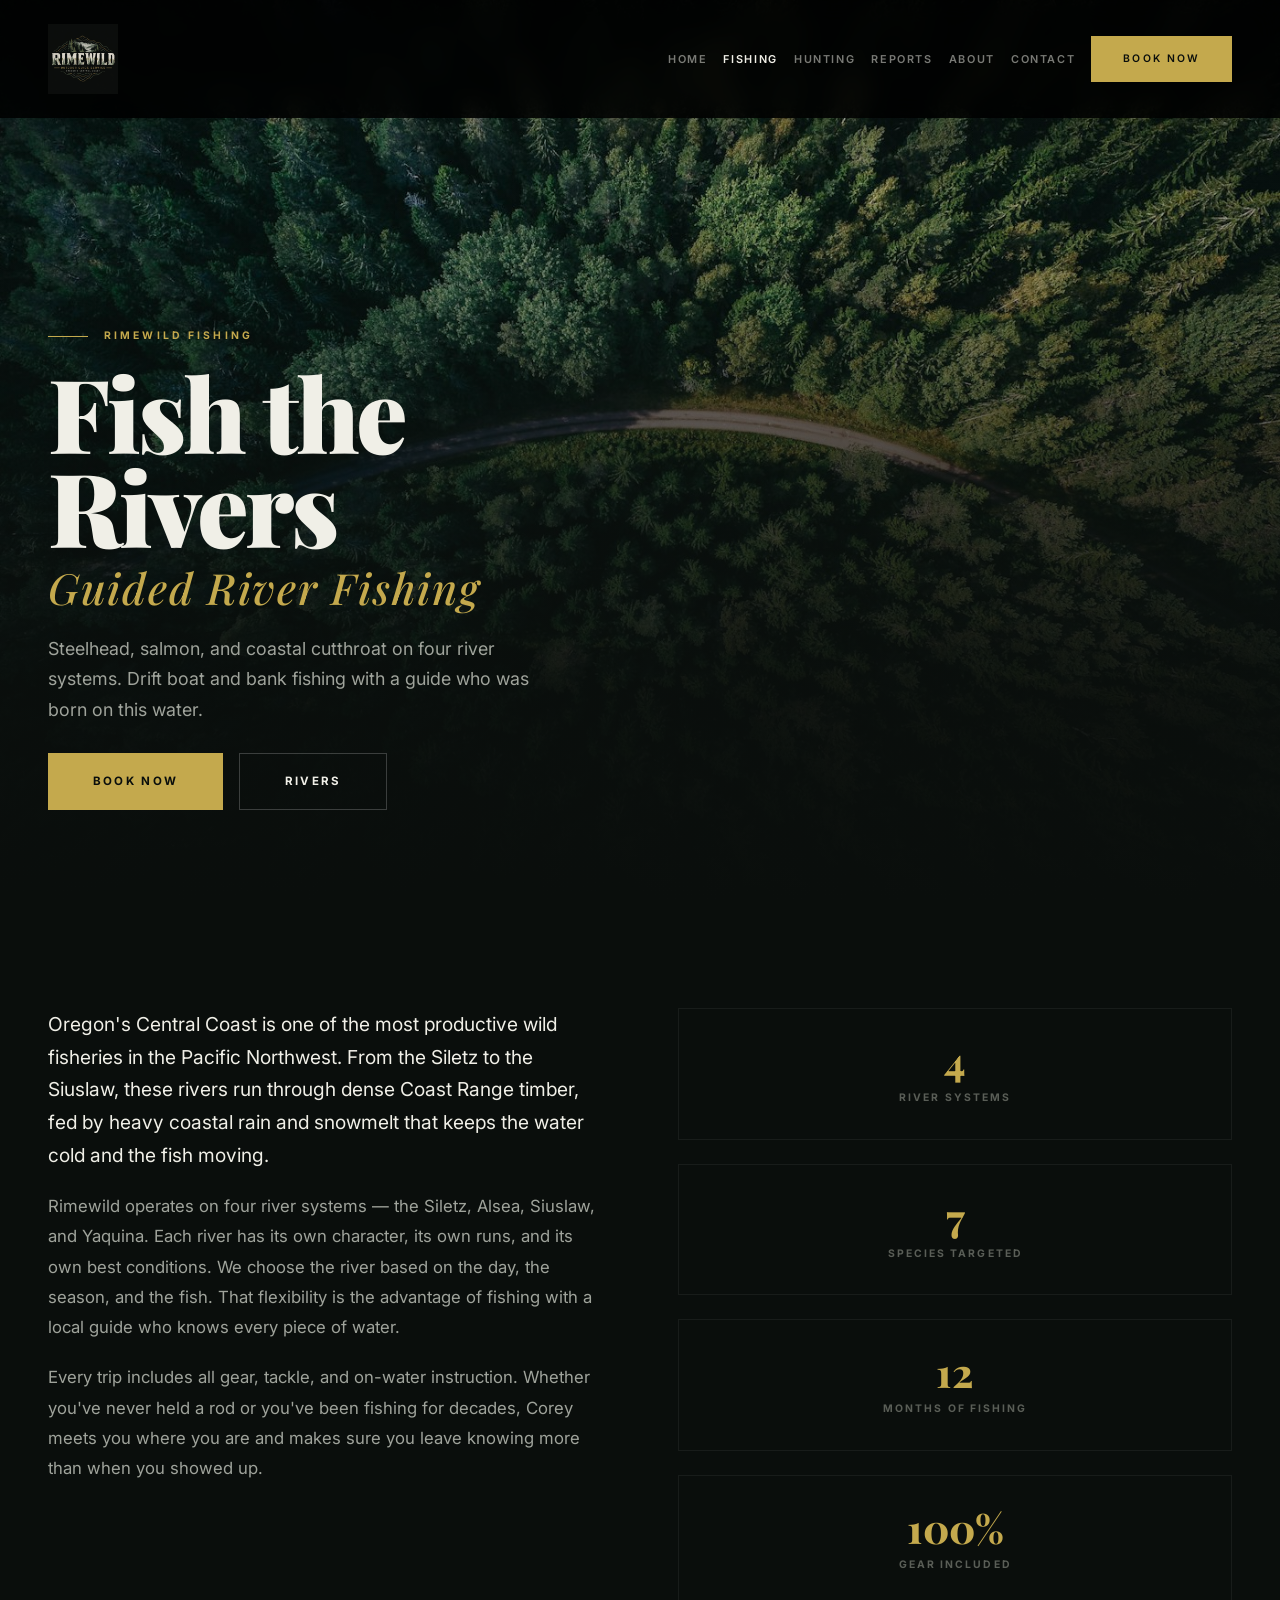
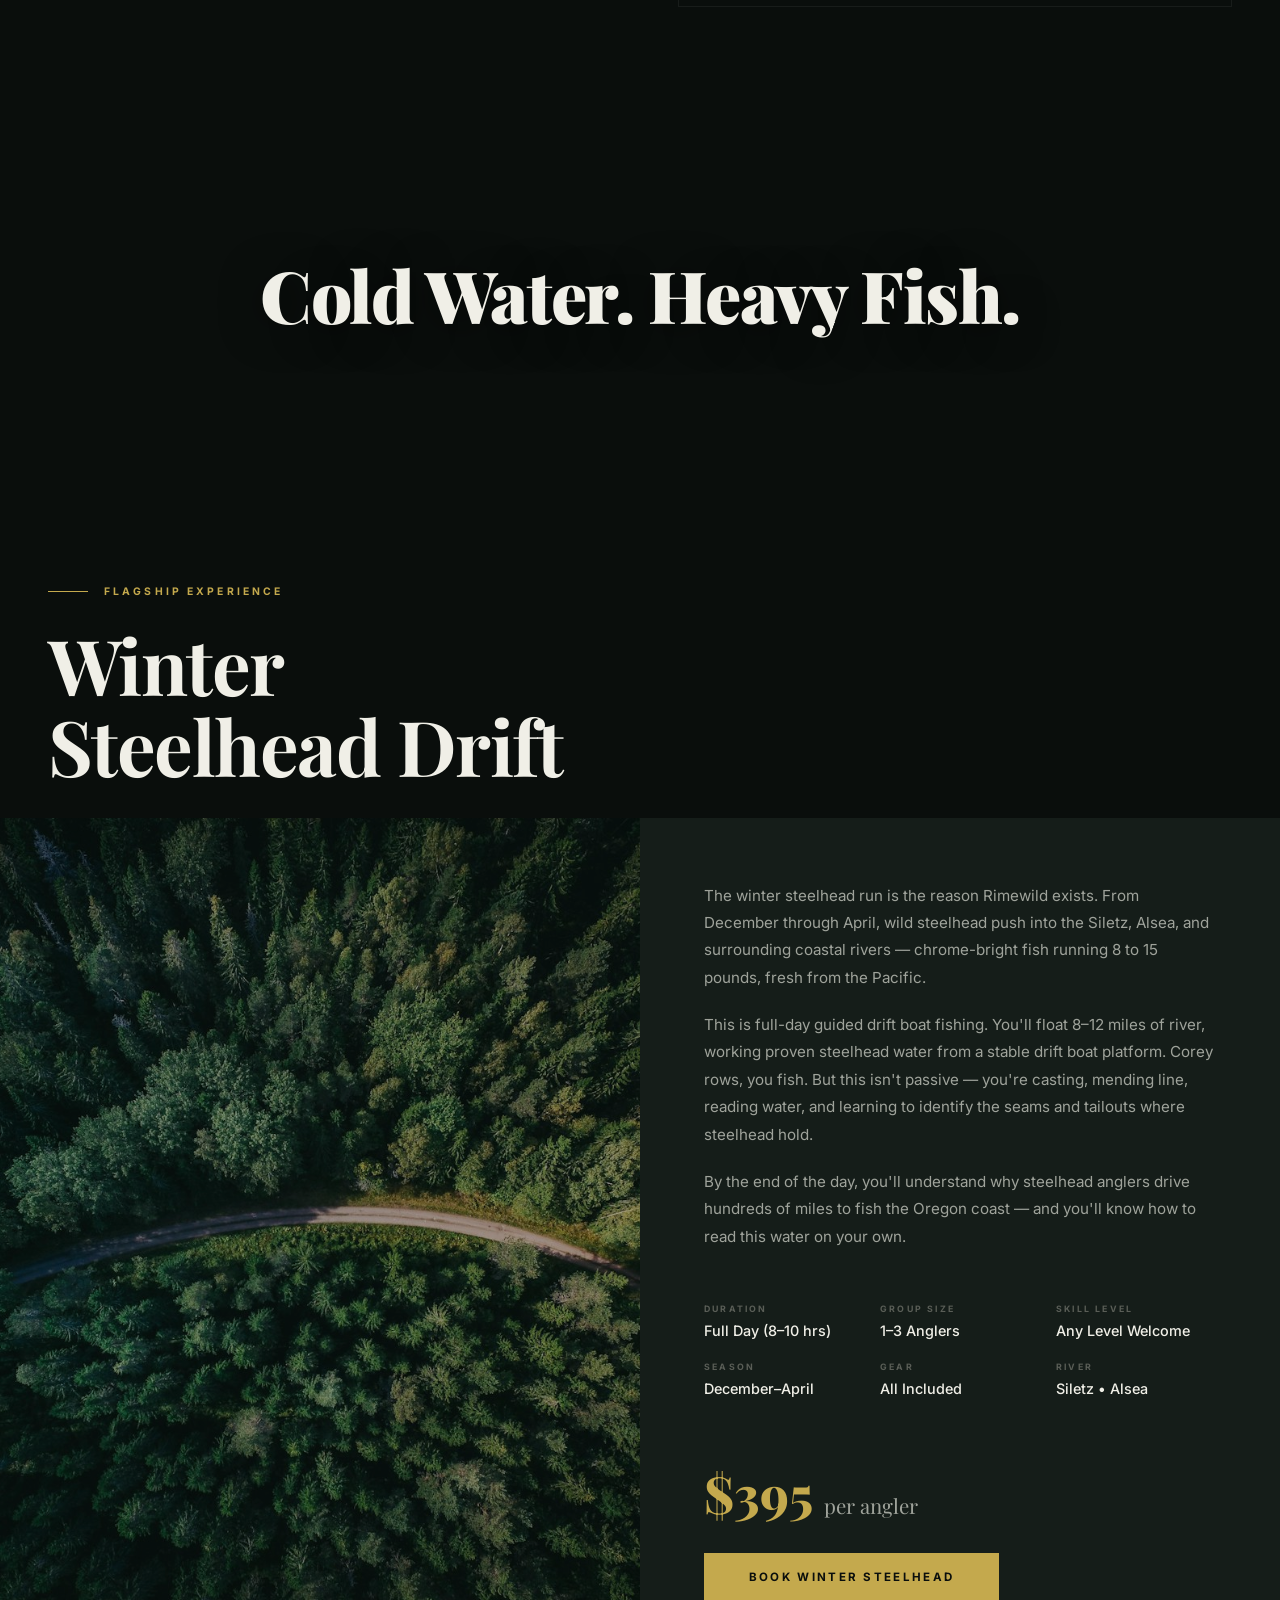
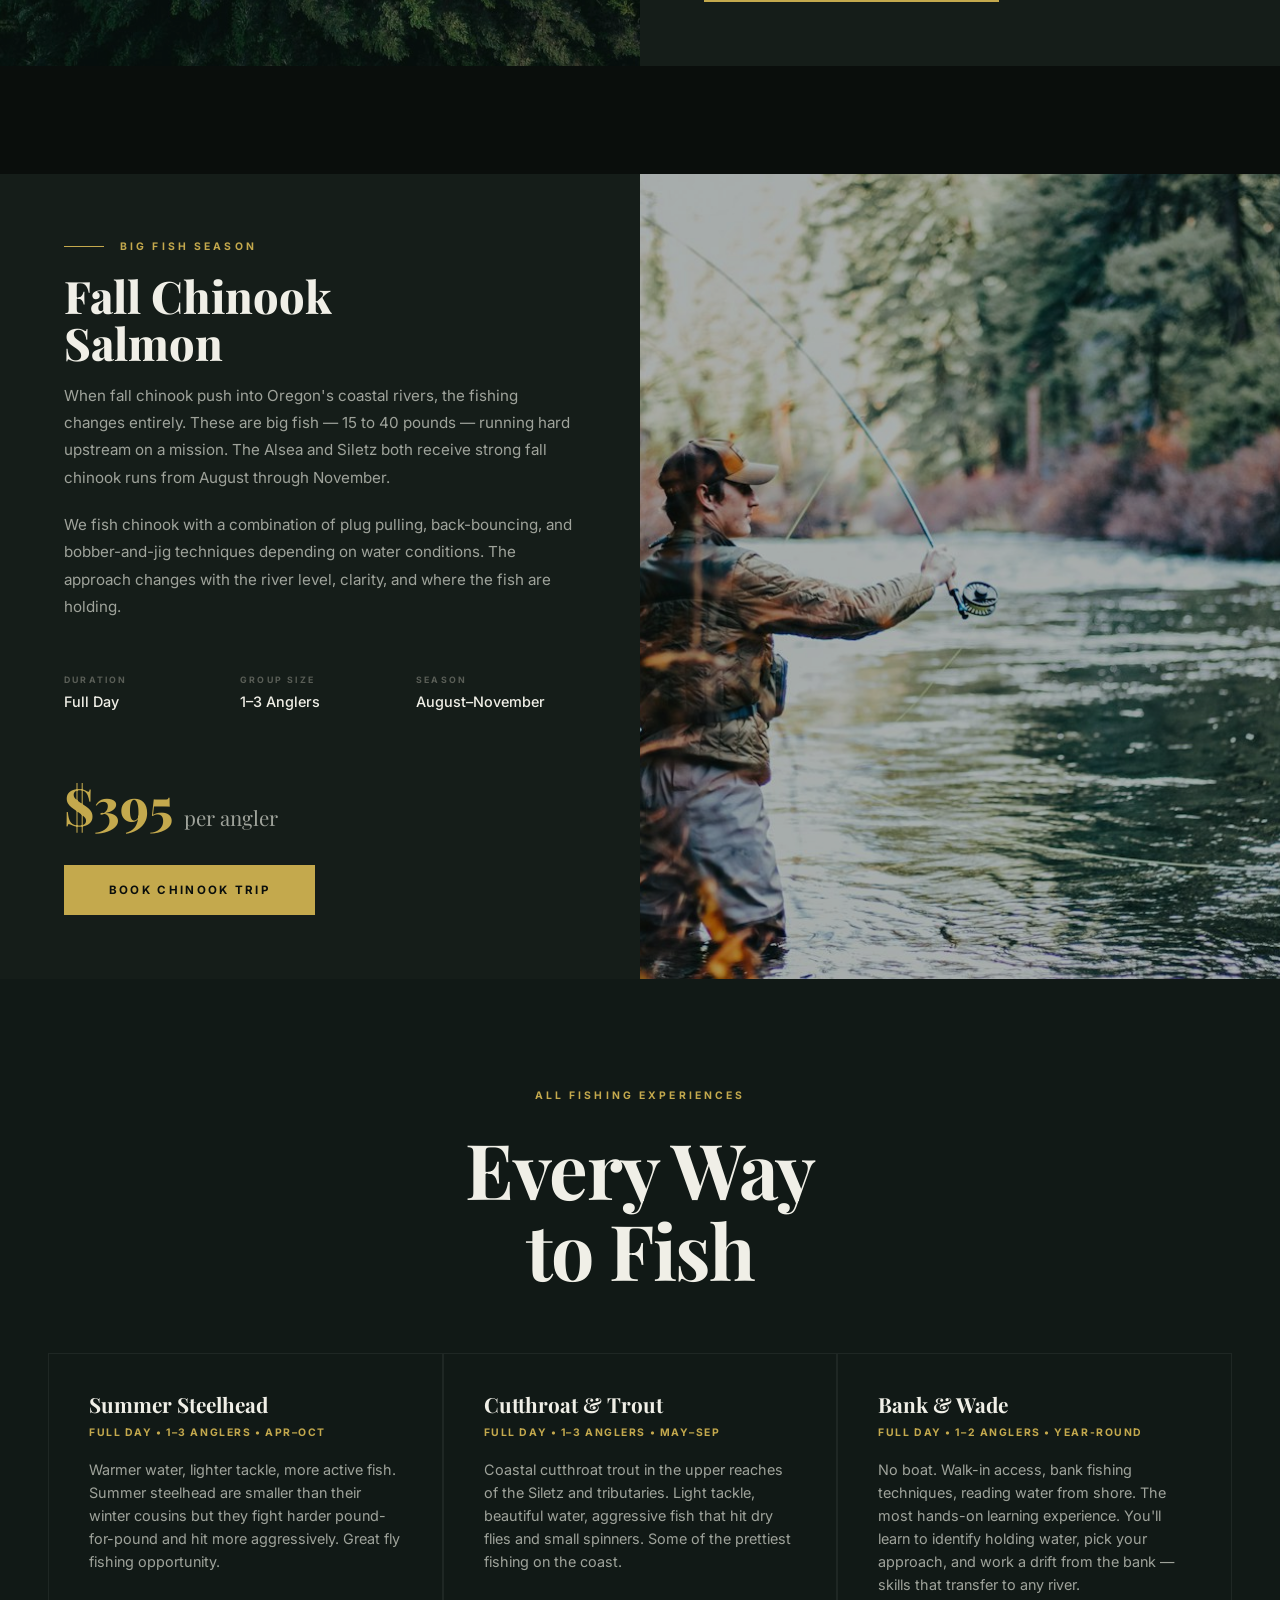
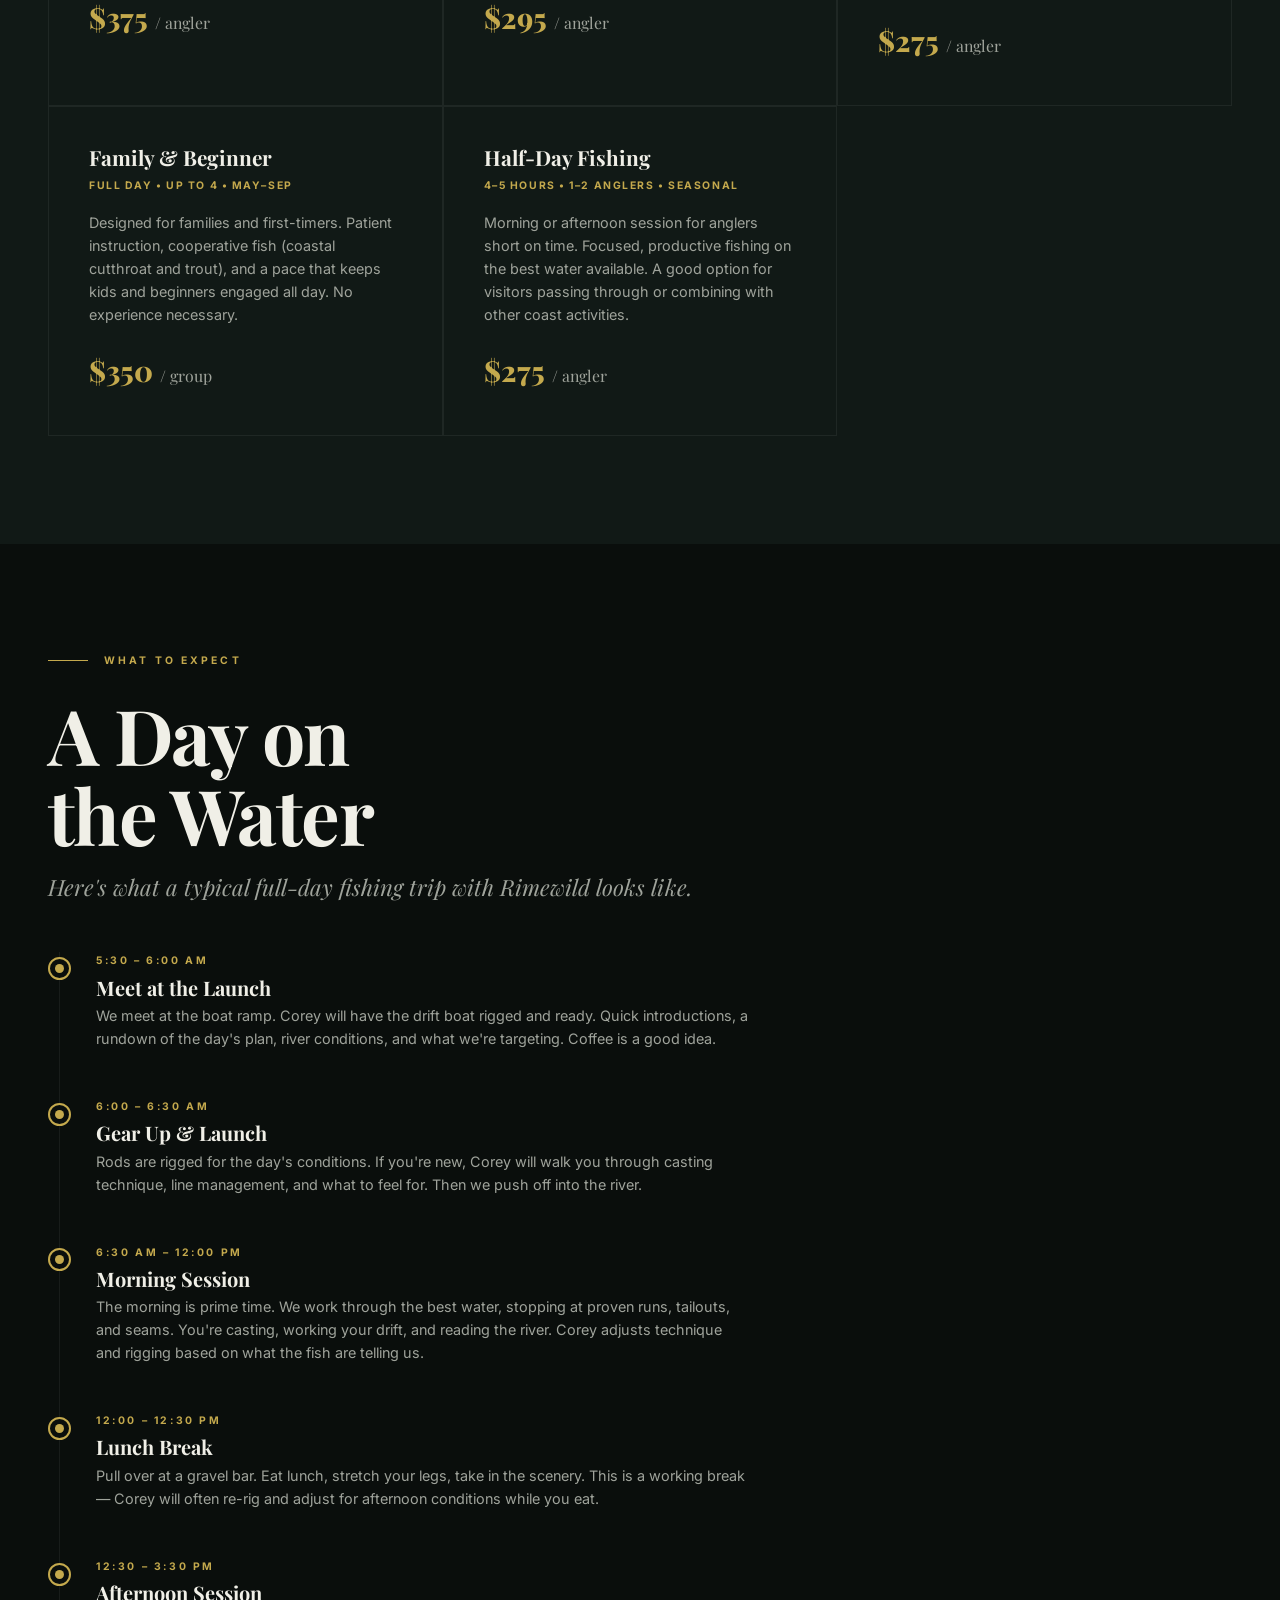
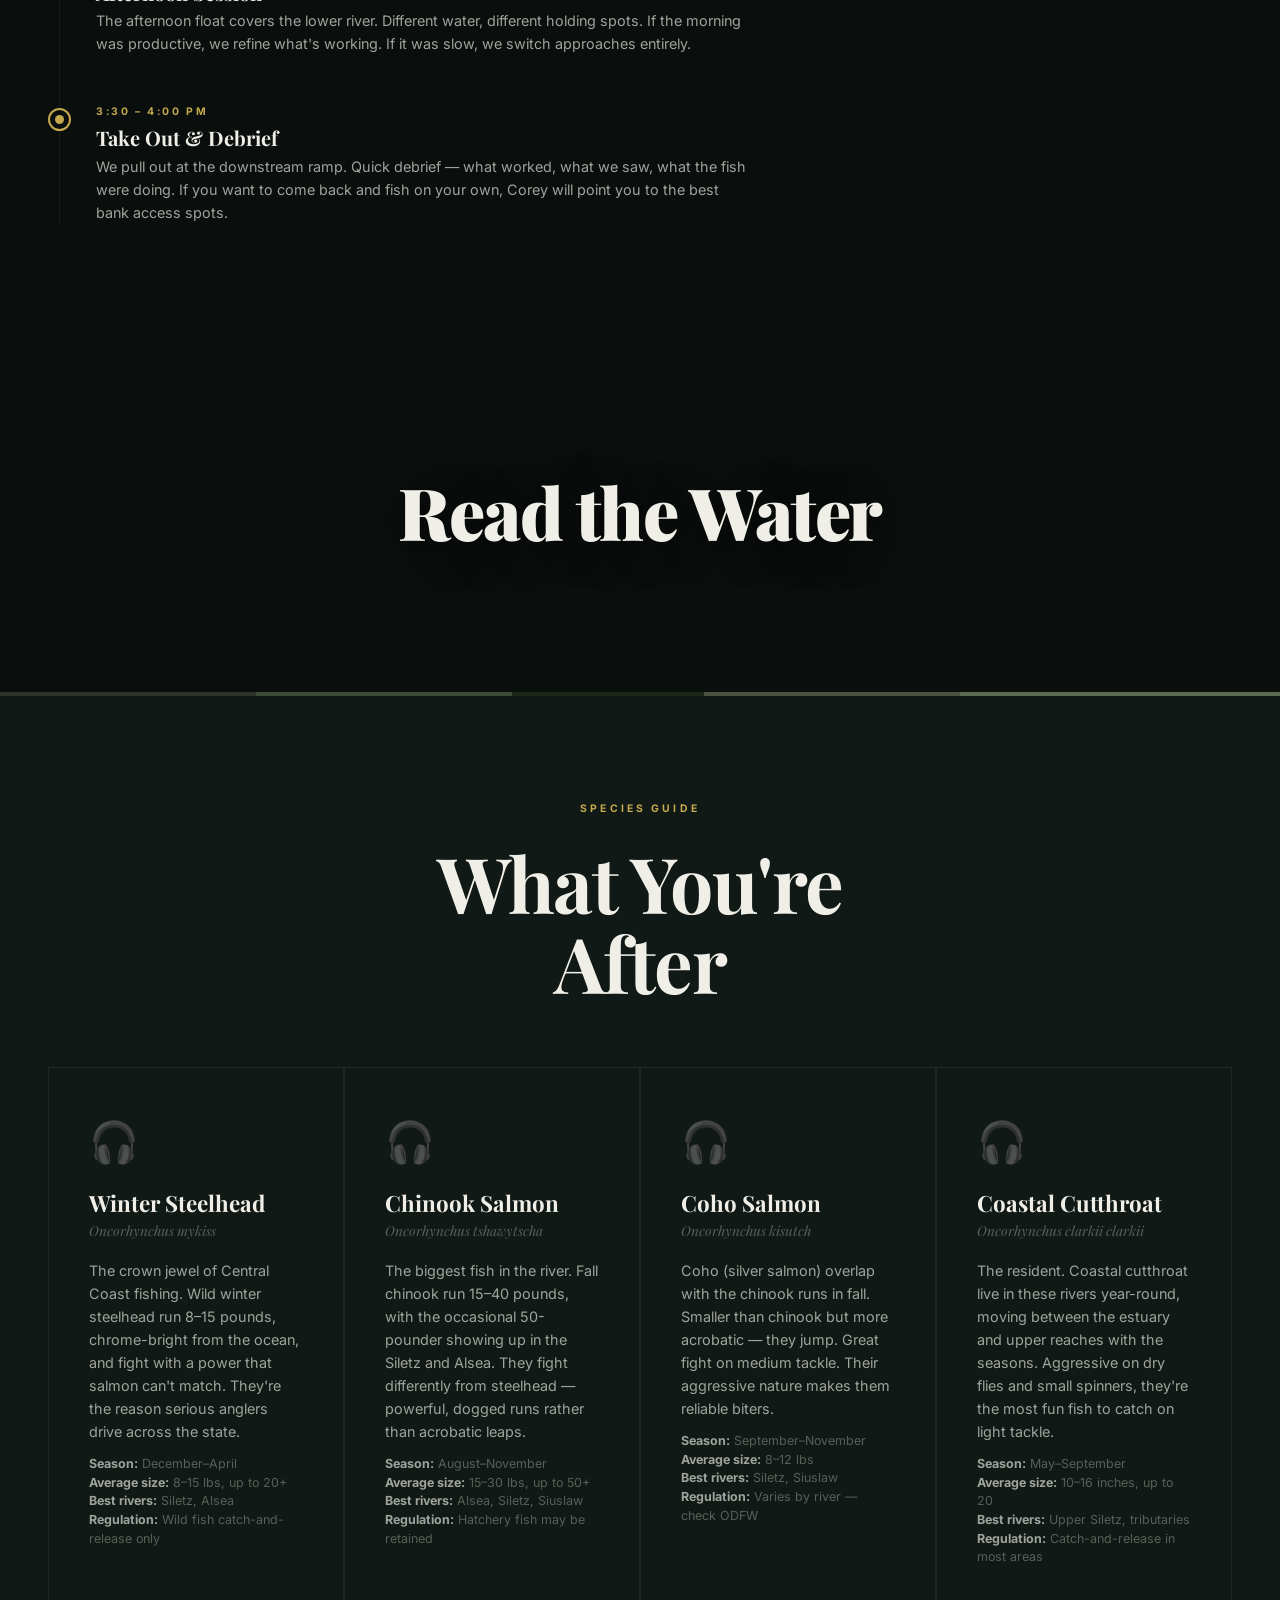
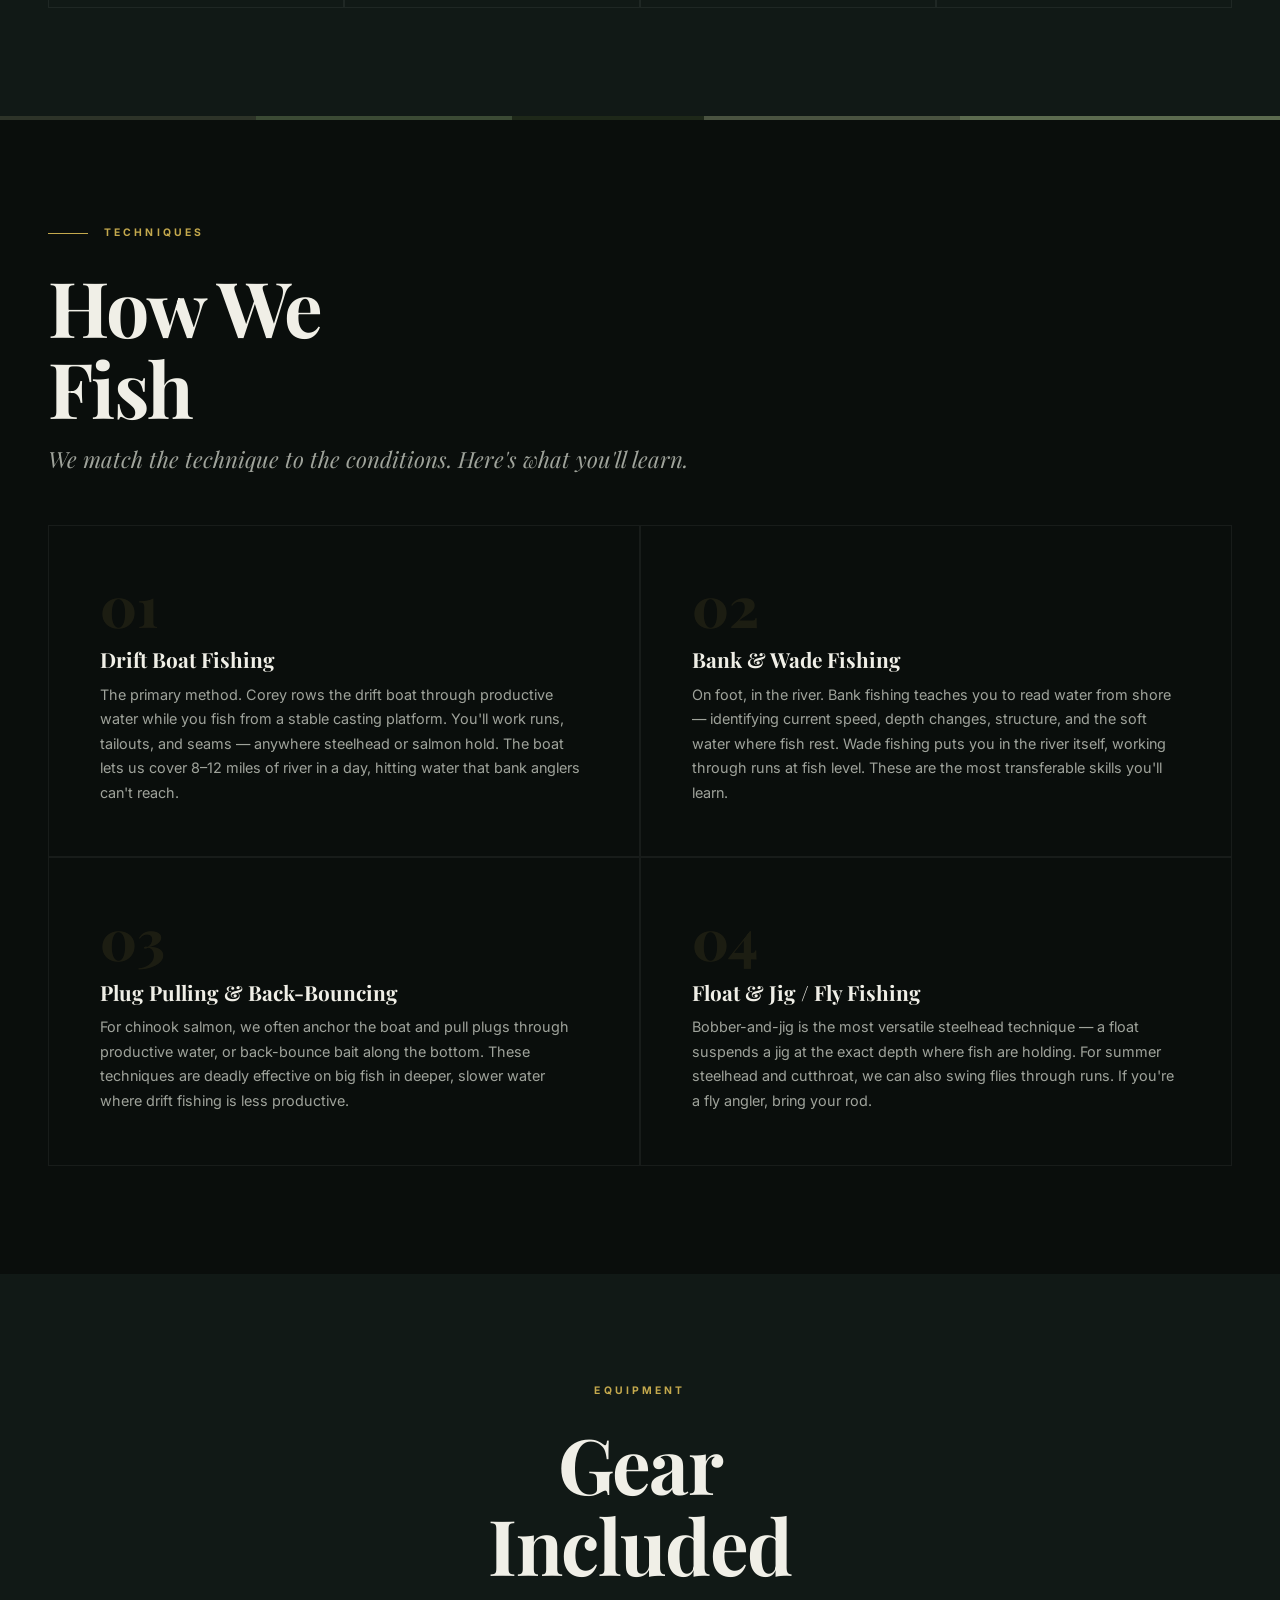
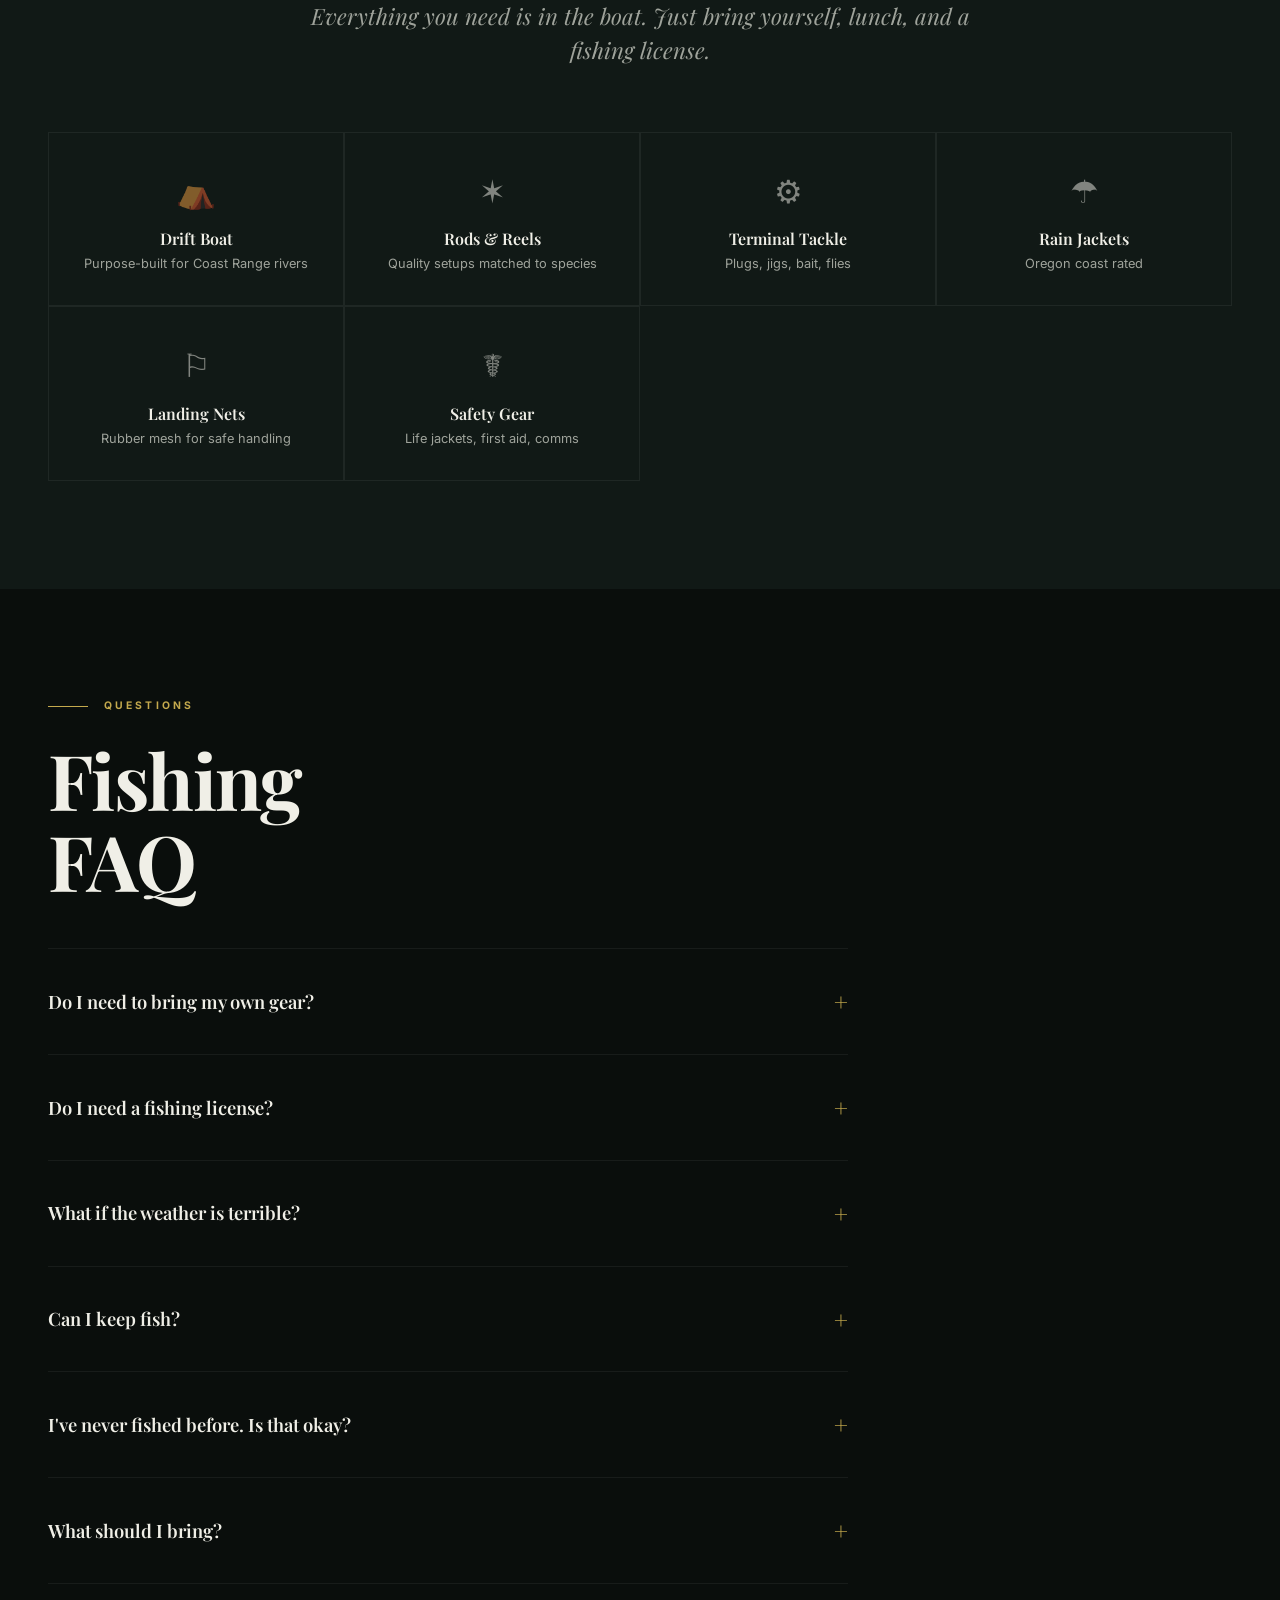
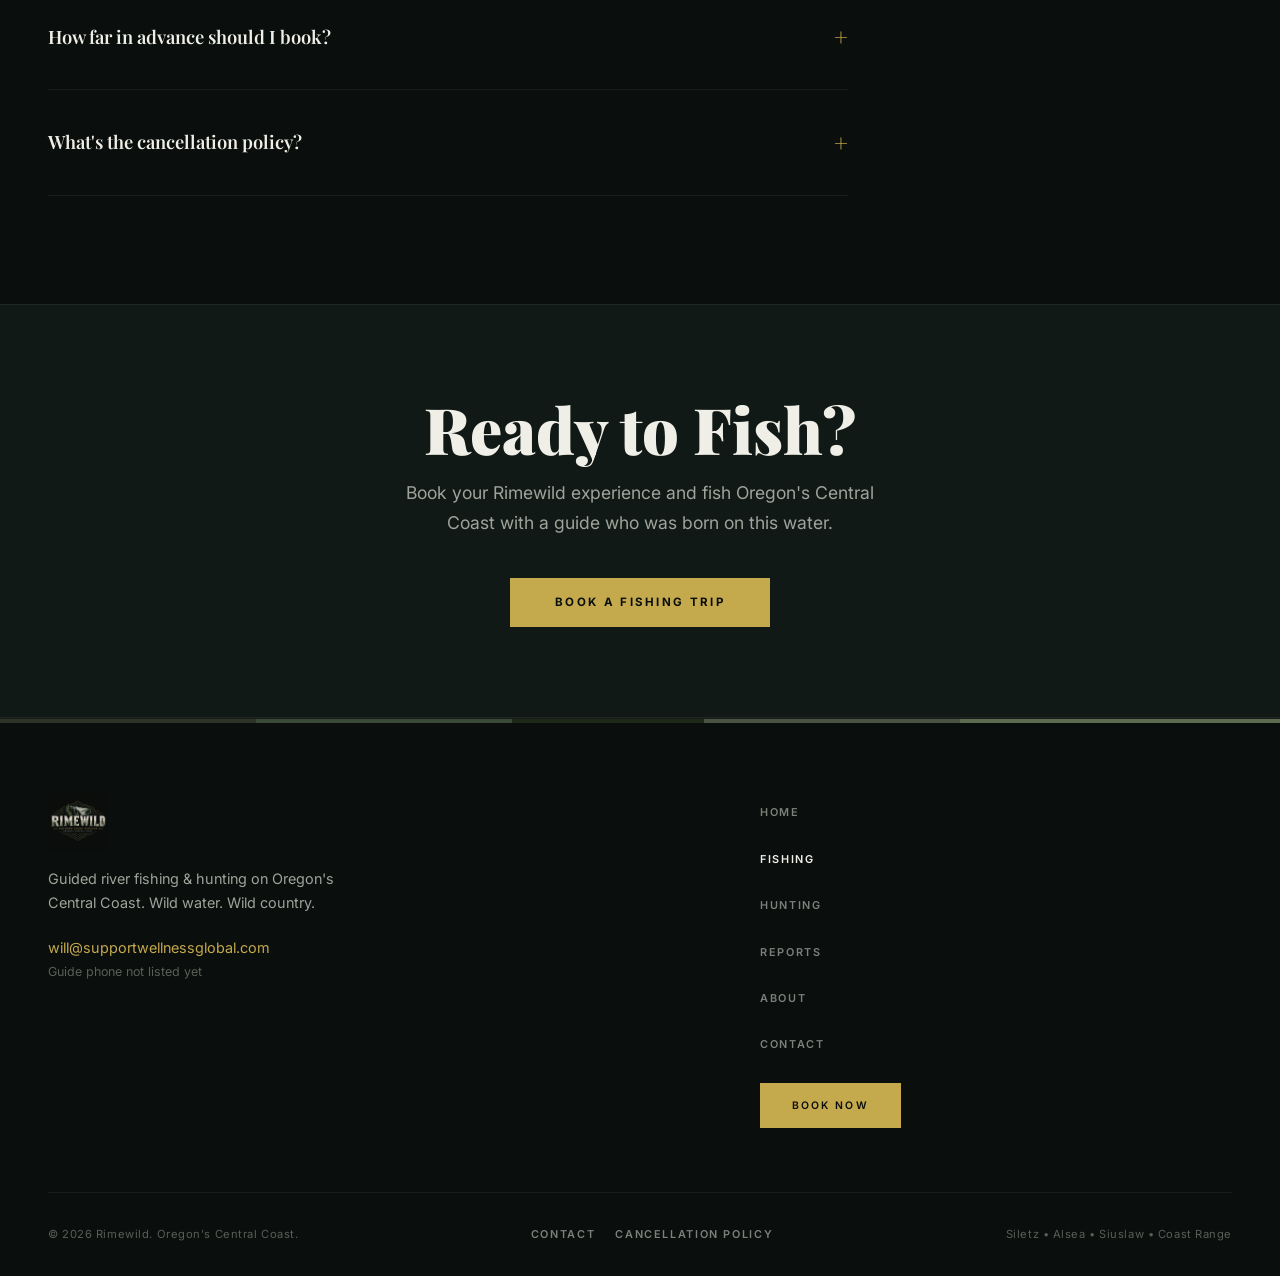
<file: fishing.html>
<!DOCTYPE html>
<html lang="en">
<head>
  <meta charset="UTF-8">
  <meta name="viewport" content="width=device-width, initial-scale=1.0, viewport-fit=cover">
  <title>Fishing — Rimewild | Guided River Fishing on Oregon's Central Coast</title>
  <meta name="description" content="Guided river fishing on Oregon's Central Coast. Steelhead, salmon, cutthroat trout on the Siletz, Alsea, and Siuslaw. Drift boat and wade trips.">
  <meta name="robots" content="index, follow">
  <meta name="theme-color" content="#0a0e0c">
  <link rel="canonical" href="https://luckygoats33.github.io/rimewild/fishing.html">
  <meta property="og:title" content="Fishing — Rimewild | Guided River Fishing on Oregon's Central Coast">
  <meta property="og:description" content="Guided river fishing on Oregon's Central Coast. Steelhead, salmon, cutthroat trout on the Siletz, Alsea, and Siuslaw.">
  <meta property="og:type" content="website">
  <meta property="og:url" content="https://luckygoats33.github.io/rimewild/fishing.html">
  <meta property="og:image" content="https://luckygoats33.github.io/rimewild/assets/images/fishing-river.jpg">
  <meta property="og:site_name" content="Rimewild">
  <meta name="twitter:card" content="summary_large_image">
  <meta name="twitter:title" content="Fishing — Rimewild | Guided River Fishing on Oregon's Central Coast">
  <meta name="twitter:description" content="Guided river fishing on Oregon's Central Coast. Steelhead, salmon, cutthroat trout.">
  <meta name="twitter:image" content="https://luckygoats33.github.io/rimewild/assets/images/fishing-river.jpg">
  <meta name="geo.region" content="US-OR">
  <meta name="geo.placename" content="Lincoln City, Oregon">
  <script type="application/ld+json">
  {
    "@context": "https://schema.org",
    "@type": "Service",
    "name": "Rimewild Guided Fishing",
    "description": "Guided river fishing on Oregon's Central Coast — steelhead, salmon, cutthroat trout",
    "url": "https://luckygoats33.github.io/rimewild/fishing.html",
    "provider": {
      "@type": "LocalBusiness",
      "name": "Rimewild",
      "url": "https://luckygoats33.github.io/rimewild/"
    },
    "areaServed": "Oregon Central Coast",
    "serviceType": "Guided Fishing"
  }
  </script>
  <link rel="preconnect" href="https://fonts.googleapis.com">
  <link rel="preconnect" href="https://fonts.gstatic.com" crossorigin>
  <link href="https://fonts.googleapis.com/css2?family=Playfair+Display:ital,wght@0,400;0,500;0,600;0,700;0,800;0,900;1,400;1,500;1,600&family=Inter:wght@300;400;500;600;700;800&display=swap" rel="stylesheet">
  <style>
*,*::before,*::after{box-sizing:border-box}
:root{
  --bg:#0a0e0c;--bg-elevated:#111916;--bg-card:#151d19;--bg-card-hover:#1c2821;
  --text:#f0efe7;--text-dim:#9fa39b;--text-muted:#5a5e57;
  --gold:#c4a94d;--gold-bright:#dfc462;--gold-dim:rgba(196,169,77,.12);
  --green:#3d6b4f;--green-bright:#5ba373;
  --camo-1:#2d3328;--camo-2:#3b4a34;--camo-3:#1e2819;--camo-4:#4a5340;--camo-5:#5c6b4f;
  --border:rgba(255,255,255,.06);--border-hover:rgba(255,255,255,.12);
  --shadow:0 20px 60px rgba(0,0,0,.4);
  --font-display:'Playfair Display',Georgia,serif;
  --font-body:'Inter',-apple-system,BlinkMacSystemFont,sans-serif;
  color-scheme:dark;
}
body{margin:0;font-family:var(--font-body);background:var(--bg);color:var(--text);line-height:1.7;overflow-x:hidden;-webkit-font-smoothing:antialiased}
h1,h2,h3,h4,h5{font-family:var(--font-display);font-weight:700;line-height:1.05;margin:0}
p{margin:0 0 1.25rem}
a{color:var(--gold);text-decoration:none;transition:color .2s}a:hover{color:var(--gold-bright)}
img{max-width:100%;height:auto;display:block}
button{font-family:var(--font-body);cursor:pointer;border:none;transition:all .3s ease}

.wrap{max-width:1400px;margin:0 auto;padding-inline:clamp(20px,4vw,48px)}
.sec{padding-block:clamp(80px,12vh,160px)}
.sec-alt{background:var(--bg-elevated)}

.eyebrow{font-family:var(--font-body);font-size:.65rem;font-weight:700;letter-spacing:.3em;text-transform:uppercase;color:var(--gold);margin-bottom:1.5rem;display:flex;align-items:center;gap:1rem}
.eyebrow::before{content:'';width:40px;height:1px;background:var(--gold)}
.eyebrow-center{justify-content:center}.eyebrow-center::before{display:none}
.big-title{font-size:clamp(2.8rem,6vw,5.5rem);text-wrap:balance;letter-spacing:-.02em;margin-bottom:1rem}
.med-title{font-size:clamp(2rem,4vw,3.5rem);letter-spacing:-.01em;margin-bottom:.75rem}
.subtitle{font-family:var(--font-display);font-style:italic;font-size:clamp(1.1rem,2vw,1.4rem);color:var(--text-dim);max-width:55ch;line-height:1.5}

.btn{display:inline-flex;align-items:center;gap:.6rem;padding:1.1rem 2.8rem;font-size:.72rem;font-weight:700;letter-spacing:.2em;text-transform:uppercase;border-radius:0;transition:all .35s ease}
.btn-gold{background:var(--gold);color:var(--bg)}
.btn-gold:hover{background:var(--gold-bright);color:var(--bg);transform:translateY(-2px);box-shadow:0 8px 30px rgba(196,169,77,.3)}
.btn-ghost{background:transparent;color:var(--text);border:1px solid rgba(255,255,255,.2);padding:1.1rem 2.8rem}
.btn-ghost:hover{border-color:var(--gold);color:var(--gold)}

/* NAV */
.nav{position:fixed;top:0;left:0;right:0;z-index:500;padding:1.5rem 0;transition:all .5s;background:rgba(0,0,0,.85);backdrop-filter:blur(12px);-webkit-backdrop-filter:blur(12px)}
.nav.scrolled{padding:.75rem 0;border-bottom:1px solid var(--border)}
.nav-inner{max-width:1400px;margin:0 auto;padding-inline:clamp(20px,4vw,48px);display:flex;align-items:center;justify-content:space-between}
.nav-logo img{height:70px;width:auto;transition:height .4s}
.nav.scrolled .nav-logo img{height:52px}
.nav-links{display:flex;align-items:center;gap:2.5rem;list-style:none;margin:0;padding:0}
.nav-links a{font-size:.68rem;font-weight:600;letter-spacing:.15em;text-transform:uppercase;color:rgba(240,239,231,.5);transition:color .3s}
.nav-links a:hover,.nav-links a.active{color:var(--text)}
.nav-cta .btn-gold{padding:.875rem 2rem;font-size:.65rem;min-height:44px}
.nav-toggle{display:none;background:none;color:var(--text);font-size:1.6rem;padding:.25rem}

/* HERO */
.page-hero{min-height:70vh;display:flex;flex-direction:column;justify-content:flex-end;padding:clamp(140px,18vh,200px) 0 clamp(60px,8vh,100px);position:relative;overflow:hidden;background-size:cover;background-position:center}
.page-hero::after{content:'';position:absolute;inset:0;background:linear-gradient(180deg,rgba(10,14,12,.4) 0%,rgba(10,14,12,0) 30%,rgba(10,14,12,.6) 65%,var(--bg) 100%)}
.page-hero-content{position:relative;z-index:1;max-width:1400px;margin:0 auto;padding-inline:clamp(20px,4vw,48px)}
.page-hero h1{font-size:clamp(3.5rem,9vw,8rem);font-weight:900;letter-spacing:-.03em;line-height:.92;margin-bottom:1rem}
.page-hero h1 span{display:block;color:var(--gold);font-style:italic;font-weight:500;font-size:.4em;letter-spacing:.05em;margin-top:.75rem}
.page-hero p{font-size:clamp(.9rem,1.5vw,1.1rem);color:var(--text-dim);max-width:50ch;line-height:1.7}

/* INTRO */
.intro-grid{display:grid;grid-template-columns:1fr 1fr;gap:clamp(3rem,6vw,6rem);align-items:start}
@media(max-width:768px){.intro-grid{grid-template-columns:1fr}}
.intro-text{font-size:1.05rem;color:var(--text-dim);line-height:1.8}
.intro-text p:first-child{font-size:1.2rem;color:var(--text);line-height:1.7}
.intro-sidebar{display:grid;gap:1.5rem}
.intro-stat{padding:2rem;border:1px solid var(--border);text-align:center;transition:background .3s}
.intro-stat:hover{background:var(--bg-card)}
.intro-stat-num{font-family:var(--font-display);font-size:2.5rem;font-weight:800;color:var(--gold);line-height:1}
.intro-stat-label{font-size:.65rem;font-weight:700;letter-spacing:.2em;text-transform:uppercase;color:var(--text-muted);margin-top:.5rem}

/* TRIP CARDS */
.trip-section{display:grid;grid-template-columns:1fr 1fr;gap:0;min-height:500px}
@media(max-width:768px){.trip-section{grid-template-columns:1fr}}
.trip-visual{position:relative;overflow:hidden;background-size:cover;background-position:center;min-height:400px}
.trip-visual::after{content:'';position:absolute;inset:0;background:rgba(10,14,12,.3)}
.trip-info{background:var(--bg-card);padding:clamp(2.5rem,5vw,4rem);display:flex;flex-direction:column;justify-content:center}
.trip-info .eyebrow{margin-bottom:1rem}
.trip-info h3{font-size:clamp(2rem,3.5vw,3rem);font-weight:800;margin-bottom:1rem}
.trip-info>p{color:var(--text-dim);font-size:.95rem;line-height:1.8}
.trip-meta{display:grid;grid-template-columns:repeat(3,1fr);gap:1rem;margin:2rem 0}
@media(max-width:480px){.trip-meta{grid-template-columns:1fr 1fr}}
.trip-meta-item span{display:block;font-size:.55rem;font-weight:700;letter-spacing:.25em;text-transform:uppercase;color:var(--text-muted);margin-bottom:.15rem}
.trip-meta-item{font-size:.9rem;font-weight:500}
.trip-price{font-family:var(--font-display);font-size:clamp(2.5rem,4vw,3.5rem);font-weight:800;color:var(--gold);margin:1rem 0}
.trip-price small{font-size:.4em;font-weight:400;color:var(--text-dim)}
.trip-section.reverse .trip-visual{order:2}
@media(max-width:768px){.trip-section.reverse .trip-visual{order:0}}

/* COMPACT TRIPS */
.compact-trips{display:grid;grid-template-columns:repeat(auto-fill,minmax(300px,1fr));gap:0}
.compact-trip{padding:2.5rem;border:1px solid var(--border);transition:all .3s;cursor:pointer}
.compact-trip:hover{background:var(--bg-card);border-color:var(--border-hover)}
.compact-trip h4{font-size:1.3rem;font-weight:700;margin-bottom:.5rem}
.compact-trip .trip-specs{font-size:.65rem;font-weight:700;letter-spacing:.15em;text-transform:uppercase;color:var(--gold);margin-bottom:1rem}
.compact-trip p{font-size:.9rem;color:var(--text-dim);margin-bottom:1.25rem;line-height:1.6}
.compact-trip .price{font-family:var(--font-display);font-size:1.8rem;font-weight:800;color:var(--gold)}
.compact-trip .price small{font-size:.55em;font-weight:400;color:var(--text-dim)}

/* TIMELINE */
.timeline{position:relative;padding-left:3rem}
.timeline::before{content:'';position:absolute;left:11px;top:0;bottom:0;width:1px;background:var(--border)}
.timeline-item{position:relative;padding-bottom:3rem}
.timeline-item:last-child{padding-bottom:0}
.timeline-dot{position:absolute;left:-3rem;top:.3rem;width:23px;height:23px;border-radius:50%;border:2px solid var(--gold);background:var(--bg);display:flex;align-items:center;justify-content:center}
.timeline-dot::after{content:'';width:9px;height:9px;border-radius:50%;background:var(--gold)}
.timeline-time{font-size:.65rem;font-weight:700;letter-spacing:.25em;text-transform:uppercase;color:var(--gold);margin-bottom:.4rem}
.timeline-item h4{font-family:var(--font-display);font-size:1.25rem;font-weight:700;margin-bottom:.4rem}
.timeline-item p{font-size:.9rem;color:var(--text-dim);margin:0;line-height:1.6}

/* SPECIES */
.species-grid{display:grid;grid-template-columns:repeat(auto-fill,minmax(280px,1fr));gap:0}
.species-card{padding:2.5rem;border:1px solid var(--border);transition:all .3s}
.species-card:hover{background:var(--bg-card)}
.species-icon{font-size:2.5rem;margin-bottom:1rem;opacity:.6}
.species-card h4{font-size:1.4rem;font-weight:700;margin-bottom:.25rem}
.species-card .latin{font-family:var(--font-display);font-style:italic;font-size:.85rem;color:var(--text-muted);margin-bottom:1rem}
.species-card p{font-size:.9rem;color:var(--text-dim);margin:0 0 .75rem;line-height:1.6}
.species-card .species-detail{font-size:.78rem;color:var(--text-muted);line-height:1.5}
.species-card .species-detail strong{color:var(--text-dim)}

/* TECHNIQUE */
.tech-grid{display:grid;grid-template-columns:1fr 1fr;gap:0}
@media(max-width:768px){.tech-grid{grid-template-columns:1fr}}
.tech-card{padding:clamp(2rem,4vw,3.5rem);border:1px solid var(--border);position:relative;transition:all .3s}
.tech-card:hover{background:var(--bg-card)}
.tech-num{font-family:var(--font-display);font-size:3.5rem;font-weight:800;color:rgba(196,169,77,.1);line-height:1;margin-bottom:1rem}
.tech-card h4{font-size:1.3rem;font-weight:700;margin-bottom:.75rem}
.tech-card p{font-size:.9rem;color:var(--text-dim);margin:0;line-height:1.7}

/* GEAR */
.gear-grid{display:grid;grid-template-columns:repeat(auto-fill,minmax(200px,1fr));gap:0}
.gear-item{padding:2rem;border:1px solid var(--border);text-align:center;transition:all .3s}
.gear-item:hover{background:var(--bg-card)}
.gear-item .gear-icon{font-size:2rem;margin-bottom:.75rem;opacity:.5}
.gear-item h5{font-family:var(--font-display);font-size:1rem;font-weight:600;margin-bottom:.4rem}
.gear-item p{font-size:.8rem;color:var(--text-dim);margin:0;line-height:1.5}

/* FAQ */
.faq-list{max-width:800px}
.faq-item{border-bottom:1px solid var(--border);padding:2rem 0;cursor:pointer}
.faq-item:first-child{border-top:1px solid var(--border)}
.faq-q{display:flex;justify-content:space-between;align-items:center;font-family:var(--font-display);font-size:1.15rem;font-weight:600}
.faq-q::after{content:'+';font-size:1.5rem;color:var(--gold);transition:transform .3s}
.faq-item.open .faq-q::after{transform:rotate(45deg)}
.faq-a{max-height:0;overflow:hidden;transition:max-height .4s ease,padding .4s ease;font-size:.92rem;color:var(--text-dim);line-height:1.7}
.faq-item.open .faq-a{max-height:500px;padding-top:1rem}

/* IMAGE BREAK */
.img-break{height:clamp(250px,40vh,500px);position:relative;overflow:hidden;background-size:cover;background-position:center;background-attachment:scroll}
@media(min-width:769px){.img-break{background-attachment:fixed}}
.img-break::after{content:'';position:absolute;inset:0;background:linear-gradient(to bottom,var(--bg) 0%,transparent 20%,transparent 80%,var(--bg) 100%)}
.img-break-text{position:absolute;inset:0;display:flex;align-items:center;justify-content:center;z-index:1;text-align:center;padding:2rem}
.img-break-text h2{font-size:clamp(2rem,6vw,4.5rem);font-weight:900;letter-spacing:-.02em;text-shadow:0 4px 40px rgba(0,0,0,.5)}

/* CTA BAND */
.cta-band{text-align:center;padding:clamp(60px,10vh,120px) clamp(20px,4vw,48px);background:var(--bg-elevated);border-top:1px solid var(--border);border-bottom:1px solid var(--border)}
.cta-band h2{font-size:clamp(2.5rem,5vw,4rem);font-weight:900;margin-bottom:1rem}
.cta-band p{font-size:1.1rem;color:var(--text-dim);max-width:45ch;margin:0 auto 2.5rem}

/* FOOTER */
.footer{border-top:1px solid var(--border);padding:clamp(4rem,8vh,6rem) 0 2rem}
.footer-top{display:grid;grid-template-columns:2fr 1fr 1fr 1fr;gap:clamp(2rem,4vw,4rem);margin-bottom:4rem}
@media(max-width:768px){.footer-top{grid-template-columns:1fr 1fr}}
@media(max-width:480px){.footer-top{grid-template-columns:1fr}}
.footer-brand{font-family:var(--font-display);font-size:clamp(1.5rem,3vw,2rem);font-weight:800;letter-spacing:.1em;text-transform:uppercase;margin-bottom:1.25rem}
.footer-brand span{color:var(--gold)}
.footer h5{font-size:.6rem;font-weight:700;letter-spacing:.3em;text-transform:uppercase;color:var(--text-muted);margin-bottom:1.25rem}
.footer-links{list-style:none;padding:0;margin:0}
.footer-links li{margin-bottom:.6rem}
.footer-links a{font-size:.88rem;color:var(--text-dim)}
.footer-links a:hover{color:var(--text)}
.footer-bottom{border-top:1px solid var(--border);padding-top:2rem;display:flex;justify-content:space-between;flex-wrap:wrap;gap:1rem;font-size:.7rem;letter-spacing:.05em;color:var(--text-muted)}

/* MOBILE BAR */
.mobile-bar{display:none;position:fixed;bottom:0;left:0;right:0;padding:.75rem 20px calc(.75rem + env(safe-area-inset-bottom,0px));background:rgba(10,14,12,.97);backdrop-filter:blur(20px);-webkit-backdrop-filter:blur(20px);border-top:1px solid var(--border);z-index:100;gap:.75rem}
@media(max-width:768px){.mobile-bar{display:flex}body{padding-bottom:5rem}}
.mobile-bar .btn{flex:1;text-align:center;justify-content:center;padding:.85rem 1rem;font-size:.65rem}

/* BOOKING MODAL */
.booking-overlay{position:fixed;inset:0;background:rgba(0,0,0,.8);backdrop-filter:blur(8px);z-index:1000;display:none;align-items:center;justify-content:center;padding:24px}
.booking-overlay.show{display:flex}
.booking-modal{background:var(--bg-elevated);border:1px solid var(--border);width:100%;max-width:580px;max-height:90vh;overflow-y:auto;padding:clamp(2rem,4vw,3.5rem)}
.booking-modal h2{font-size:clamp(1.5rem,3vw,2rem);margin-bottom:.5rem}
.booking-close{float:right;background:none;color:var(--text-muted);font-size:2rem;padding:0;line-height:1}
.booking-close:hover{color:var(--text)}
.form-group{margin-bottom:1.5rem}
.form-label{display:block;font-size:.6rem;font-weight:700;letter-spacing:.25em;text-transform:uppercase;color:var(--text-muted);margin-bottom:.5rem}
.form-input{width:100%;padding:.9rem 1.25rem;background:var(--bg);border:1px solid var(--border);color:var(--text);font-family:var(--font-body);font-size:.9rem;transition:border-color .2s}
.form-input:focus{outline:none;border-color:var(--gold)}
.form-input::placeholder{color:var(--text-muted)}
select.form-input{appearance:none;background-image:url("data:image/svg+xml,%3Csvg width='12' height='8' xmlns='http://www.w3.org/2000/svg'%3E%3Cpath d='M1 1l5 5 5-5' stroke='%235a5e57' fill='none' stroke-width='1.5'/%3E%3C/svg%3E");background-repeat:no-repeat;background-position:right 1.25rem center;padding-right:3rem}
.form-row{display:grid;grid-template-columns:1fr 1fr;gap:1.25rem}
@media(max-width:480px){.form-row{grid-template-columns:1fr}}
.form-success{text-align:center;padding:3rem 0}
.form-success h3{font-size:2rem;margin-bottom:.75rem;color:var(--gold)}

/* REVEAL */
@media(prefers-reduced-motion:no-preference){
  .reveal{opacity:0;transform:translateY(40px);transition:opacity .8s cubic-bezier(.16,1,.3,1),transform .8s cubic-bezier(.16,1,.3,1)}
  .reveal.vis{opacity:1;transform:translateY(0)}
}
@media(prefers-reduced-motion:reduce){.reveal{opacity:1;transform:none}}
.camo-stripe{position:relative}
.camo-stripe::before{content:'';position:absolute;top:0;left:0;right:0;height:4px;background:repeating-linear-gradient(90deg,var(--camo-1) 0,var(--camo-1) 20%,var(--camo-2) 20%,var(--camo-2) 40%,var(--camo-3) 40%,var(--camo-3) 55%,var(--camo-4) 55%,var(--camo-4) 75%,var(--camo-5) 75%,var(--camo-5) 100%)}
.camo-divider{width:100%;height:3px;background:repeating-linear-gradient(90deg,var(--camo-1) 0 8px,var(--camo-2) 8px 18px,var(--camo-3) 18px 28px,var(--camo-4) 28px 38px,var(--camo-5) 38px 50px);margin:0 auto;opacity:.6}
.camo-nav-border{border-bottom:3px solid transparent;border-image:repeating-linear-gradient(90deg,var(--camo-1) 0 8px,var(--camo-2) 8px 18px,var(--camo-3) 18px 28px,var(--camo-4) 28px 38px,var(--camo-5) 38px 50px) 1}
@media(max-width:480px){.nav-logo img{height:50px!important}}
@media(max-width:360px){.nav-logo img{height:44px!important}}
  </style>
  <link rel="stylesheet" href="assets/polish.css">
</head>
<body>

<!-- RIMEWILD:HEADER start -->
<nav class="nav site-header" id="nav">
  <div class="nav-inner">
    <a href="index.html" class="nav-logo"><img src="assets/logo.png" alt="Rimewild" width="1024" height="1024"></a>
    <ul class="nav-links" id="navLinks">
        <li><a href="index.html">Home</a></li>
        <li><a href="fishing.html" class="active" aria-current="page">Fishing</a></li>
        <li><a href="hunting.html">Hunting</a></li>
        <li><a href="reports.html">Reports</a></li>
        <li><a href="about.html">About</a></li>
        <li><a href="contact.html">Contact</a></li>
        <li class="nav-cta"><a href="index.html#booking-section" class="btn btn-gold" onclick="openBooking();return false">Book Now</a></li>
    </ul>
    <button class="nav-toggle" id="navToggle" type="button" aria-label="Open menu" aria-controls="navLinks" aria-expanded="false">&#9776;</button>
  </div>
</nav>
<!-- RIMEWILD:HEADER end -->

<main>
<!-- HERO -->
<section class="site-hero" id="hero">
  <div class="site-hero-media" style="background-image:url('assets/images/fishing-river.jpg')" role="img" aria-label="Angler on an Oregon coastal river"></div>
  <div class="site-hero-overlay"></div>
  <div class="site-hero-content">
    <p class="eyebrow">Rimewild Fishing</p>
    <h1 class="site-hero-title">Fish the<br>Rivers<span>Guided River Fishing</span></h1>
    <p class="site-hero-sub">Steelhead, salmon, and coastal cutthroat on four river systems. Drift boat and bank fishing with a guide who was born on this water.</p>
    <div class="site-hero-ctas">
      <a href="index.html#booking-section" class="btn btn-gold" onclick="openBooking();return false">Book Now</a>
      <a href="rivers.html" class="btn btn-ghost">Rivers</a>
    </div>
  </div>
</section>

<!-- INTRO -->
<section class="sec">
  <div class="wrap">
    <div class="intro-grid">
      <div class="intro-text reveal">
        <p>Oregon's Central Coast is one of the most productive wild fisheries in the Pacific Northwest. From the Siletz to the Siuslaw, these rivers run through dense Coast Range timber, fed by heavy coastal rain and snowmelt that keeps the water cold and the fish moving.</p>
        <p>Rimewild operates on four river systems &mdash; the Siletz, Alsea, Siuslaw, and Yaquina. Each river has its own character, its own runs, and its own best conditions. We choose the river based on the day, the season, and the fish. That flexibility is the advantage of fishing with a local guide who knows every piece of water.</p>
        <p>Every trip includes all gear, tackle, and on-water instruction. Whether you've never held a rod or you've been fishing for decades, Corey meets you where you are and makes sure you leave knowing more than when you showed up.</p>
      </div>
      <div class="intro-sidebar reveal">
        <div class="intro-stat"><div class="intro-stat-num">4</div><div class="intro-stat-label">River Systems</div></div>
        <div class="intro-stat"><div class="intro-stat-num">7</div><div class="intro-stat-label">Species Targeted</div></div>
        <div class="intro-stat"><div class="intro-stat-num">12</div><div class="intro-stat-label">Months of Fishing</div></div>
        <div class="intro-stat"><div class="intro-stat-num">100%</div><div class="intro-stat-label">Gear Included</div></div>
      </div>
    </div>
  </div>
</section>

<!-- IMAGE BREAK -->
<div class="img-break" style="background-image:url('assets/images/hero-river.jpg')">
  <div class="img-break-text"><h2>Cold Water. Heavy Fish.</h2></div>
</div>

<!-- FEATURED: WINTER STEELHEAD -->
<section class="sec" id="steelhead">
  <div class="wrap" style="margin-bottom:2rem">
    <div class="eyebrow">Flagship Experience</div>
    <h2 class="big-title reveal">Winter<br>Steelhead Drift</h2>
  </div>
  <div class="trip-section">
    <div class="trip-visual" style="background-image:url('assets/images/oregon-river.jpg')"></div>
    <div class="trip-info">
      <p>The winter steelhead run is the reason Rimewild exists. From December through April, wild steelhead push into the Siletz, Alsea, and surrounding coastal rivers &mdash; chrome-bright fish running 8 to 15 pounds, fresh from the Pacific.</p>
      <p>This is full-day guided drift boat fishing. You'll float 8&ndash;12 miles of river, working proven steelhead water from a stable drift boat platform. Corey rows, you fish. But this isn't passive &mdash; you're casting, mending line, reading water, and learning to identify the seams and tailouts where steelhead hold.</p>
      <p>By the end of the day, you'll understand why steelhead anglers drive hundreds of miles to fish the Oregon coast &mdash; and you'll know how to read this water on your own.</p>
      <div class="trip-meta">
        <div class="trip-meta-item"><span>Duration</span>Full Day (8&ndash;10 hrs)</div>
        <div class="trip-meta-item"><span>Group Size</span>1&ndash;3 Anglers</div>
        <div class="trip-meta-item"><span>Skill Level</span>Any Level Welcome</div>
        <div class="trip-meta-item"><span>Season</span>December&ndash;April</div>
        <div class="trip-meta-item"><span>Gear</span>All Included</div>
        <div class="trip-meta-item"><span>River</span>Siletz &bull; Alsea</div>
      </div>
      <div class="trip-price">$395 <small>per angler</small></div>
      <button class="btn btn-gold" onclick="openBooking('Winter Steelhead Drift')" style="width:fit-content">Book Winter Steelhead</button>
    </div>
  </div>
</section>

<!-- FEATURED: FALL CHINOOK -->
<section id="chinook">
  <div class="trip-section reverse">
    <div class="trip-visual" style="background-image:url('assets/images/fish-catch.jpg')"></div>
    <div class="trip-info">
      <div class="eyebrow">Big Fish Season</div>
      <h3>Fall Chinook<br>Salmon</h3>
      <p>When fall chinook push into Oregon's coastal rivers, the fishing changes entirely. These are big fish &mdash; 15 to 40 pounds &mdash; running hard upstream on a mission. The Alsea and Siletz both receive strong fall chinook runs from August through November.</p>
      <p>We fish chinook with a combination of plug pulling, back-bouncing, and bobber-and-jig techniques depending on water conditions. The approach changes with the river level, clarity, and where the fish are holding.</p>
      <div class="trip-meta">
        <div class="trip-meta-item"><span>Duration</span>Full Day</div>
        <div class="trip-meta-item"><span>Group Size</span>1&ndash;3 Anglers</div>
        <div class="trip-meta-item"><span>Season</span>August&ndash;November</div>
      </div>
      <div class="trip-price">$395 <small>per angler</small></div>
      <button class="btn btn-gold" onclick="openBooking('Fall Chinook Salmon')" style="width:fit-content">Book Chinook Trip</button>
    </div>
  </div>
</section>

<!-- MORE TRIPS -->
<section class="sec sec-alt">
  <div class="wrap">
    <div style="text-align:center;margin-bottom:4rem">
      <div class="eyebrow eyebrow-center">All Fishing Experiences</div>
      <h2 class="big-title reveal">Every Way<br>to Fish</h2>
    </div>
    <div class="compact-trips reveal">
      <div class="compact-trip" onclick="openBooking('Summer Steelhead')">
        <h4>Summer Steelhead</h4>
        <div class="trip-specs">Full Day &bull; 1&ndash;3 Anglers &bull; Apr&ndash;Oct</div>
        <p>Warmer water, lighter tackle, more active fish. Summer steelhead are smaller than their winter cousins but they fight harder pound-for-pound and hit more aggressively. Great fly fishing opportunity.</p>
        <div class="price">$375 <small>/ angler</small></div>
      </div>
      <div class="compact-trip" onclick="openBooking('Cutthroat & Trout')">
        <h4>Cutthroat &amp; Trout</h4>
        <div class="trip-specs">Full Day &bull; 1&ndash;3 Anglers &bull; May&ndash;Sep</div>
        <p>Coastal cutthroat trout in the upper reaches of the Siletz and tributaries. Light tackle, beautiful water, aggressive fish that hit dry flies and small spinners. Some of the prettiest fishing on the coast.</p>
        <div class="price">$295 <small>/ angler</small></div>
      </div>
      <div class="compact-trip" onclick="openBooking('Bank & Wade Fishing')">
        <h4>Bank &amp; Wade</h4>
        <div class="trip-specs">Full Day &bull; 1&ndash;2 Anglers &bull; Year-Round</div>
        <p>No boat. Walk-in access, bank fishing techniques, reading water from shore. The most hands-on learning experience. You'll learn to identify holding water, pick your approach, and work a drift from the bank &mdash; skills that transfer to any river.</p>
        <div class="price">$275 <small>/ angler</small></div>
      </div>
      <div class="compact-trip" onclick="openBooking('Family & Beginner')">
        <h4>Family &amp; Beginner</h4>
        <div class="trip-specs">Full Day &bull; Up to 4 &bull; May&ndash;Sep</div>
        <p>Designed for families and first-timers. Patient instruction, cooperative fish (coastal cutthroat and trout), and a pace that keeps kids and beginners engaged all day. No experience necessary.</p>
        <div class="price">$350 <small>/ group</small></div>
      </div>
      <div class="compact-trip" onclick="openBooking('Half-Day Fishing')">
        <h4>Half-Day Fishing</h4>
        <div class="trip-specs">4&ndash;5 Hours &bull; 1&ndash;2 Anglers &bull; Seasonal</div>
        <p>Morning or afternoon session for anglers short on time. Focused, productive fishing on the best water available. A good option for visitors passing through or combining with other coast activities.</p>
        <div class="price">$275 <small>/ angler</small></div>
      </div>
    </div>
  </div>
</section>

<!-- WHAT TO EXPECT -->
<section class="sec">
  <div class="wrap">
    <div class="eyebrow">What to Expect</div>
    <h2 class="big-title reveal">A Day on<br>the Water</h2>
    <p class="subtitle reveal" style="margin-bottom:3rem">Here's what a typical full-day fishing trip with Rimewild looks like.</p>
    <div class="timeline reveal" style="max-width:700px">
      <div class="timeline-item">
        <div class="timeline-dot"></div>
        <div class="timeline-time">5:30 &ndash; 6:00 AM</div>
        <h4>Meet at the Launch</h4>
        <p>We meet at the boat ramp. Corey will have the drift boat rigged and ready. Quick introductions, a rundown of the day's plan, river conditions, and what we're targeting. Coffee is a good idea.</p>
      </div>
      <div class="timeline-item">
        <div class="timeline-dot"></div>
        <div class="timeline-time">6:00 &ndash; 6:30 AM</div>
        <h4>Gear Up &amp; Launch</h4>
        <p>Rods are rigged for the day's conditions. If you're new, Corey will walk you through casting technique, line management, and what to feel for. Then we push off into the river.</p>
      </div>
      <div class="timeline-item">
        <div class="timeline-dot"></div>
        <div class="timeline-time">6:30 AM &ndash; 12:00 PM</div>
        <h4>Morning Session</h4>
        <p>The morning is prime time. We work through the best water, stopping at proven runs, tailouts, and seams. You're casting, working your drift, and reading the river. Corey adjusts technique and rigging based on what the fish are telling us.</p>
      </div>
      <div class="timeline-item">
        <div class="timeline-dot"></div>
        <div class="timeline-time">12:00 &ndash; 12:30 PM</div>
        <h4>Lunch Break</h4>
        <p>Pull over at a gravel bar. Eat lunch, stretch your legs, take in the scenery. This is a working break &mdash; Corey will often re-rig and adjust for afternoon conditions while you eat.</p>
      </div>
      <div class="timeline-item">
        <div class="timeline-dot"></div>
        <div class="timeline-time">12:30 &ndash; 3:30 PM</div>
        <h4>Afternoon Session</h4>
        <p>The afternoon float covers the lower river. Different water, different holding spots. If the morning was productive, we refine what's working. If it was slow, we switch approaches entirely.</p>
      </div>
      <div class="timeline-item">
        <div class="timeline-dot"></div>
        <div class="timeline-time">3:30 &ndash; 4:00 PM</div>
        <h4>Take Out &amp; Debrief</h4>
        <p>We pull out at the downstream ramp. Quick debrief &mdash; what worked, what we saw, what the fish were doing. If you want to come back and fish on your own, Corey will point you to the best bank access spots.</p>
      </div>
    </div>
  </div>
</section>

<!-- IMAGE BREAK -->
<div class="img-break" style="background-image:url('assets/images/drift-boat.jpg')">
  <div class="img-break-text"><h2>Read the Water</h2></div>
</div>

<!-- SPECIES GUIDE -->
<section class="sec sec-alt camo-stripe" id="species">
  <div class="wrap">
    <div style="text-align:center;margin-bottom:4rem">
      <div class="eyebrow eyebrow-center">Species Guide</div>
      <h2 class="big-title reveal">What You're<br>After</h2>
    </div>
    <div class="species-grid reveal">
      <div class="species-card">
        <div class="species-icon">&#127911;</div>
        <h4>Winter Steelhead</h4>
        <div class="latin">Oncorhynchus mykiss</div>
        <p>The crown jewel of Central Coast fishing. Wild winter steelhead run 8&ndash;15 pounds, chrome-bright from the ocean, and fight with a power that salmon can't match. They're the reason serious anglers drive across the state.</p>
        <div class="species-detail"><strong>Season:</strong> December&ndash;April<br><strong>Average size:</strong> 8&ndash;15 lbs, up to 20+<br><strong>Best rivers:</strong> Siletz, Alsea<br><strong>Regulation:</strong> Wild fish catch-and-release only</div>
      </div>
      <div class="species-card">
        <div class="species-icon">&#127911;</div>
        <h4>Chinook Salmon</h4>
        <div class="latin">Oncorhynchus tshawytscha</div>
        <p>The biggest fish in the river. Fall chinook run 15&ndash;40 pounds, with the occasional 50-pounder showing up in the Siletz and Alsea. They fight differently from steelhead &mdash; powerful, dogged runs rather than acrobatic leaps.</p>
        <div class="species-detail"><strong>Season:</strong> August&ndash;November<br><strong>Average size:</strong> 15&ndash;30 lbs, up to 50+<br><strong>Best rivers:</strong> Alsea, Siletz, Siuslaw<br><strong>Regulation:</strong> Hatchery fish may be retained</div>
      </div>
      <div class="species-card">
        <div class="species-icon">&#127911;</div>
        <h4>Coho Salmon</h4>
        <div class="latin">Oncorhynchus kisutch</div>
        <p>Coho (silver salmon) overlap with the chinook runs in fall. Smaller than chinook but more acrobatic &mdash; they jump. Great fight on medium tackle. Their aggressive nature makes them reliable biters.</p>
        <div class="species-detail"><strong>Season:</strong> September&ndash;November<br><strong>Average size:</strong> 8&ndash;12 lbs<br><strong>Best rivers:</strong> Siletz, Siuslaw<br><strong>Regulation:</strong> Varies by river &mdash; check ODFW</div>
      </div>
      <div class="species-card">
        <div class="species-icon">&#127911;</div>
        <h4>Coastal Cutthroat</h4>
        <div class="latin">Oncorhynchus clarkii clarkii</div>
        <p>The resident. Coastal cutthroat live in these rivers year-round, moving between the estuary and upper reaches with the seasons. Aggressive on dry flies and small spinners, they're the most fun fish to catch on light tackle.</p>
        <div class="species-detail"><strong>Season:</strong> May&ndash;September<br><strong>Average size:</strong> 10&ndash;16 inches, up to 20<br><strong>Best rivers:</strong> Upper Siletz, tributaries<br><strong>Regulation:</strong> Catch-and-release in most areas</div>
      </div>
    </div>
  </div>
</section>

<!-- TECHNIQUES -->
<section class="sec camo-stripe">
  <div class="wrap">
    <div class="eyebrow">Techniques</div>
    <h2 class="big-title reveal">How We<br>Fish</h2>
    <p class="subtitle reveal" style="margin-bottom:3rem">We match the technique to the conditions. Here's what you'll learn.</p>
    <div class="tech-grid reveal">
      <div class="tech-card">
        <div class="tech-num">01</div>
        <h4>Drift Boat Fishing</h4>
        <p>The primary method. Corey rows the drift boat through productive water while you fish from a stable casting platform. You'll work runs, tailouts, and seams &mdash; anywhere steelhead or salmon hold. The boat lets us cover 8&ndash;12 miles of river in a day, hitting water that bank anglers can't reach.</p>
      </div>
      <div class="tech-card">
        <div class="tech-num">02</div>
        <h4>Bank &amp; Wade Fishing</h4>
        <p>On foot, in the river. Bank fishing teaches you to read water from shore &mdash; identifying current speed, depth changes, structure, and the soft water where fish rest. Wade fishing puts you in the river itself, working through runs at fish level. These are the most transferable skills you'll learn.</p>
      </div>
      <div class="tech-card">
        <div class="tech-num">03</div>
        <h4>Plug Pulling &amp; Back-Bouncing</h4>
        <p>For chinook salmon, we often anchor the boat and pull plugs through productive water, or back-bounce bait along the bottom. These techniques are deadly effective on big fish in deeper, slower water where drift fishing is less productive.</p>
      </div>
      <div class="tech-card">
        <div class="tech-num">04</div>
        <h4>Float &amp; Jig / Fly Fishing</h4>
        <p>Bobber-and-jig is the most versatile steelhead technique &mdash; a float suspends a jig at the exact depth where fish are holding. For summer steelhead and cutthroat, we can also swing flies through runs. If you're a fly angler, bring your rod.</p>
      </div>
    </div>
  </div>
</section>

<!-- GEAR -->
<section class="sec sec-alt">
  <div class="wrap">
    <div style="text-align:center;margin-bottom:4rem">
      <div class="eyebrow eyebrow-center">Equipment</div>
      <h2 class="big-title reveal">Gear<br>Included</h2>
      <p class="subtitle reveal" style="margin-inline:auto">Everything you need is in the boat. Just bring yourself, lunch, and a fishing license.</p>
    </div>
    <div class="gear-grid reveal">
      <div class="gear-item"><div class="gear-icon">&#9978;</div><h5>Drift Boat</h5><p>Purpose-built for Coast Range rivers</p></div>
      <div class="gear-item"><div class="gear-icon">&#10038;</div><h5>Rods &amp; Reels</h5><p>Quality setups matched to species</p></div>
      <div class="gear-item"><div class="gear-icon">&#9881;</div><h5>Terminal Tackle</h5><p>Plugs, jigs, bait, flies</p></div>
      <div class="gear-item"><div class="gear-icon">&#9730;</div><h5>Rain Jackets</h5><p>Oregon coast rated</p></div>
      <div class="gear-item"><div class="gear-icon">&#9872;</div><h5>Landing Nets</h5><p>Rubber mesh for safe handling</p></div>
      <div class="gear-item"><div class="gear-icon">&#9764;</div><h5>Safety Gear</h5><p>Life jackets, first aid, comms</p></div>
    </div>
  </div>
</section>

<!-- FAQ -->
<section class="sec">
  <div class="wrap">
    <div class="eyebrow">Questions</div>
    <h2 class="big-title reveal">Fishing<br>FAQ</h2>
    <div class="faq-list reveal" style="margin-top:3rem">
      <div class="faq-item" onclick="this.classList.toggle('open')">
        <div class="faq-q">Do I need to bring my own gear?</div>
        <div class="faq-a">No. All rods, reels, tackle, and terminal gear are provided. If you have your own gear and prefer to use it, you're welcome to bring it. Fly anglers &mdash; bring your rod and we can swing flies for summer steelhead and cutthroat.</div>
      </div>
      <div class="faq-item" onclick="this.classList.toggle('open')">
        <div class="faq-q">Do I need a fishing license?</div>
        <div class="faq-a">Yes. A valid Oregon fishing license is required. Daily, annual, and non-resident licenses are available online through ODFW or at local sporting goods stores in Lincoln City and Newport. We recommend getting your license before the trip day.</div>
      </div>
      <div class="faq-item" onclick="this.classList.toggle('open')">
        <div class="faq-q">What if the weather is terrible?</div>
        <div class="faq-a">We fish in rain. Oregon's Central Coast gets 60&ndash;80 inches of rain per year, and the fishing is often best during and after rain events when the rivers are rising and fish are moving. Trips are only cancelled for genuinely dangerous conditions &mdash; extreme flooding, high winds, or ice.</div>
      </div>
      <div class="faq-item" onclick="this.classList.toggle('open')">
        <div class="faq-q">Can I keep fish?</div>
        <div class="faq-a">It depends. Wild steelhead are always catch-and-release. Hatchery steelhead (fin-clipped) and hatchery salmon may be retained per current ODFW regulations, which vary by river and season. Corey will know the current regulations for the water we're fishing.</div>
      </div>
      <div class="faq-item" onclick="this.classList.toggle('open')">
        <div class="faq-q">I've never fished before. Is that okay?</div>
        <div class="faq-a">Absolutely. Many of our clients are first-timers. Corey is a patient instructor who starts with the basics &mdash; casting, line management, reading water &mdash; and adjusts the pace to your learning speed. The Family &amp; Beginner trip is designed specifically for this, but any trip works for beginners.</div>
      </div>
      <div class="faq-item" onclick="this.classList.toggle('open')">
        <div class="faq-q">What should I bring?</div>
        <div class="faq-a">Layered clothing (quick-dry, not cotton), a quality rain jacket and pants, warm hat and gloves (winter), polarized sunglasses, lunch and snacks, water, and a camera. We have rain jackets available if you need one.</div>
      </div>
      <div class="faq-item" onclick="this.classList.toggle('open')">
        <div class="faq-q">How far in advance should I book?</div>
        <div class="faq-a">Winter steelhead season (December&ndash;April) books fastest, especially weekends. We recommend booking 2&ndash;4 weeks in advance for peak season. Midweek availability is usually better. Summer and fall trips are more flexible.</div>
      </div>
      <div class="faq-item" onclick="this.classList.toggle('open')">
        <div class="faq-q">What's the cancellation policy?</div>
        <div class="faq-a">Full refund with 72+ hours notice. Within 72 hours, we'll work with you to reschedule if possible. Weather cancellations by the guide are always fully refunded or rescheduled.</div>
      </div>
    </div>
  </div>
</section>

<!-- CTA -->
<div class="cta-band">
  <h2>Ready to Fish?</h2>
  <p>Book your Rimewild experience and fish Oregon's Central Coast with a guide who was born on this water.</p>
  <button class="btn btn-gold" onclick="openBooking()">Book a Fishing Trip</button>
</div>

</main>
<!-- RIMEWILD:FOOTER start -->
<footer class="footer camo-stripe">
  <div class="wrap">
    <div class="footer-top">
      <div class="footer-brand-block">
        <a href="index.html" class="footer-brand"><img src="assets/logo.png" alt="Rimewild" width="1024" height="1024"></a>
        <p class="footer-tagline">Guided river fishing &amp; hunting on Oregon's Central Coast. Wild water. Wild country.</p>
        <p class="footer-contact"><a href="mailto:will@supportwellnessglobal.com">will@supportwellnessglobal.com</a><br><span>Guide phone not listed yet</span></p>
      </div>
      <nav class="footer-site-nav" aria-label="Footer">
        <ul class="nav-links">
        <li><a href="index.html">Home</a></li>
        <li><a href="fishing.html" class="active" aria-current="page">Fishing</a></li>
        <li><a href="hunting.html">Hunting</a></li>
        <li><a href="reports.html">Reports</a></li>
        <li><a href="about.html">About</a></li>
        <li><a href="contact.html">Contact</a></li>
        <li class="nav-cta"><a href="index.html#booking-section" class="btn btn-gold" onclick="openBooking();return false">Book Now</a></li>
        </ul>
      </nav>
    </div>
    <div class="footer-bottom">
      <span>&copy; 2026 Rimewild. Oregon's Central Coast.</span>
      <nav class="footer-legal" aria-label="Legal">
        <a href="mailto:will@supportwellnessglobal.com">Contact</a>
        <a href="index.html#faq">Cancellation Policy</a>
      </nav>
      <span>Siletz &bull; Alsea &bull; Siuslaw &bull; Coast Range</span>
    </div>
  </div>
</footer>
<nav class="mobile-bar camo-stripe" aria-label="Email or book">
  <a class="btn btn-ghost" href="mailto:will@supportwellnessglobal.com?subject=Rimewild%20inquiry" aria-label="Email will@supportwellnessglobal.com. Guide phone is not listed yet.">Call<small>No phone yet</small></a>
  <button class="btn btn-gold" type="button" onclick="openBooking()">Book Now</button>
</nav>
<!-- RIMEWILD:FOOTER end -->

<!-- BOOKING MODAL -->
<div class="booking-overlay" id="bookingOverlay" onclick="if(event.target===this)closeBooking()">
  <div class="booking-modal">
    <button class="booking-close" onclick="closeBooking()" aria-label="Close">&times;</button>
    <div id="bookingForm">
      <h2>Book Your Fishing<br>Experience</h2>
      <p class="booking-lead">This form opens your email app with a message to <a href="mailto:will@supportwellnessglobal.com">will@supportwellnessglobal.com</a>. Send it to request the date — nothing is booked until that message goes out. Guide phone is not listed yet.</p>
      <form class="booking-request" action="mailto:will@supportwellnessglobal.com" method="POST" enctype="text/plain" onsubmit="return submitBooking(event)">
        <div class="form-group"><label class="form-label" for="bTrip">Experience</label><select class="form-input" id="bTrip" name="bTrip" required><option value="">Select a trip...</option><option value="Winter Steelhead Drift">Winter Steelhead Drift &mdash; $395/angler</option><option value="Fall Chinook Salmon">Fall Chinook Salmon &mdash; $395/angler</option><option value="Summer Steelhead">Summer Steelhead &mdash; $375/angler</option><option value="Cutthroat & Trout">Cutthroat &amp; Trout &mdash; $295/angler</option><option value="Bank & Wade Fishing">Bank &amp; Wade Fishing &mdash; $275/angler</option><option value="Family & Beginner">Family &amp; Beginner &mdash; $350/group</option><option value="Half-Day Fishing">Half-Day Fishing &mdash; $275/angler</option><option value="Private/Custom">Private / Custom Experience</option></select></div>
        <div class="form-row"><div class="form-group"><label class="form-label" for="bDate">Preferred Date</label><input type="date" class="form-input" id="bDate" name="bDate" required></div><div class="form-group"><label class="form-label" for="bGuests">Number of Guests</label><select class="form-input" id="bGuests" name="bGuests" required><option value="1">1 person</option><option value="2">2 people</option><option value="3">3 people</option><option value="4">4 people</option></select></div></div>
        <div class="form-row"><div class="form-group"><label class="form-label" for="bName">Full Name</label><input type="text" class="form-input" id="bName" name="bName" autocomplete="name" placeholder="Your name" required></div><div class="form-group"><label class="form-label" for="bEmail">Email</label><input type="email" class="form-input" id="bEmail" name="bEmail" autocomplete="email" placeholder="you@example.com" required></div></div>
        <div class="form-group"><label class="form-label" for="bPhone">Phone</label><input type="tel" class="form-input" id="bPhone" name="bPhone" autocomplete="tel" placeholder="Your number (optional)"></div>
        <div class="form-group"><label class="form-label" for="bExp">Experience Level</label><select class="form-input" id="bExp" name="bExp"><option value="first-timer">First Timer</option><option value="some">Some Experience</option><option value="experienced">Experienced</option></select></div>
        <div class="form-group"><label class="form-label" for="bNotes">Anything We Should Know?</label><textarea class="form-input" id="bNotes" name="bNotes" rows="3" placeholder="Special requests, questions..."></textarea></div>
        <button type="submit" class="btn btn-gold" style="width:100%;justify-content:center;margin-top:.5rem;padding:1.1rem">Email This Request</button>
      </form>
    </div>
    <div id="bookingSuccess" hidden>
      <div class="form-success">
        <h3>Your email app should open</h3>
        <p style="color:var(--text-dim)">Nothing is booked until you send the message addressed to <a href="mailto:will@supportwellnessglobal.com">will@supportwellnessglobal.com</a>.</p>
        <button class="btn btn-ghost" type="button" onclick="closeBooking()">Close</button>
      </div>
    </div>
  </div>
</div>

<script>
// NAV
const nav=document.getElementById('nav');
window.addEventListener('scroll',()=>{const s=window.scrollY>60;nav.classList.toggle('scrolled',s);nav.classList.toggle('camo-nav-border',s)},{passive:true});
document.getElementById('navToggle').addEventListener('click',()=>{const n=document.getElementById('navLinks');n.classList.toggle('open');const isOpen=n.classList.contains('open');document.body.classList.toggle('nav-open',isOpen);document.getElementById('navToggle').innerHTML=isOpen?'&#10005;':'&#9776;'});
document.querySelectorAll('.nav-links a').forEach(a=>{a.addEventListener('click',()=>{document.getElementById('navLinks').classList.remove('open');document.getElementById('navToggle').innerHTML='&#9776;'})});

// BOOKING
function openBooking(t){
  const o=document.getElementById('bookingOverlay');o.classList.add('show');document.body.style.overflow='hidden';
  document.getElementById('bookingForm').hidden=false;document.getElementById('bookingSuccess').hidden=true;
  if(t){const s=document.getElementById('bTrip');for(let i=0;i<s.options.length;i++){if(s.options[i].value===t){s.selectedIndex=i;break}}}
}
function closeBooking(){document.getElementById('bookingOverlay').classList.remove('show');document.body.style.overflow=''}
function submitBooking(e){e.preventDefault();document.getElementById('bookingForm').hidden=true;document.getElementById('bookingSuccess').hidden=false}

// REVEAL
if(!window.matchMedia('(prefers-reduced-motion:reduce)').matches){
  const obs=new IntersectionObserver(entries=>{entries.forEach(e=>{if(e.isIntersecting){e.target.classList.add('vis');obs.unobserve(e.target)}})},{threshold:.08,rootMargin:'0px 0px -40px 0px'});
  document.querySelectorAll('.reveal').forEach(el=>obs.observe(el));
}
</script>
  <script src="assets/site.js"></script>
</body>
</html>
</file>
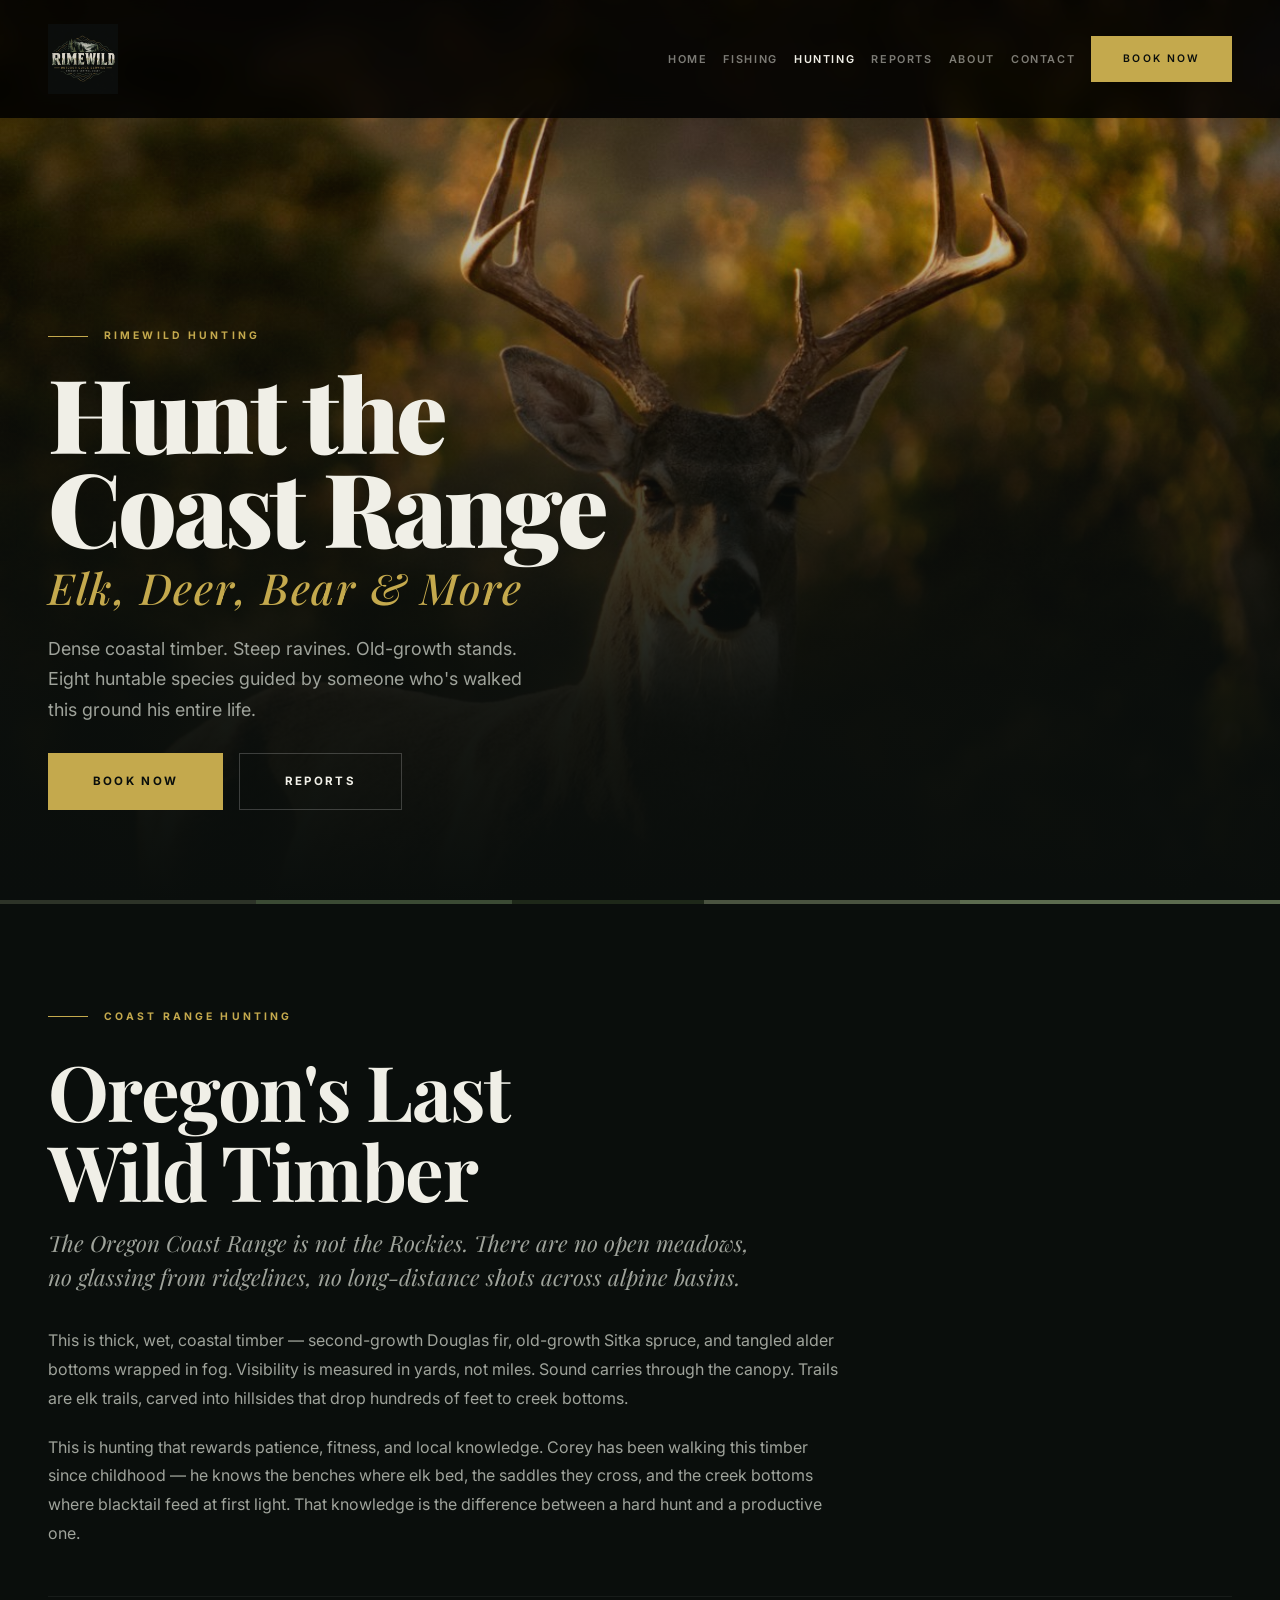
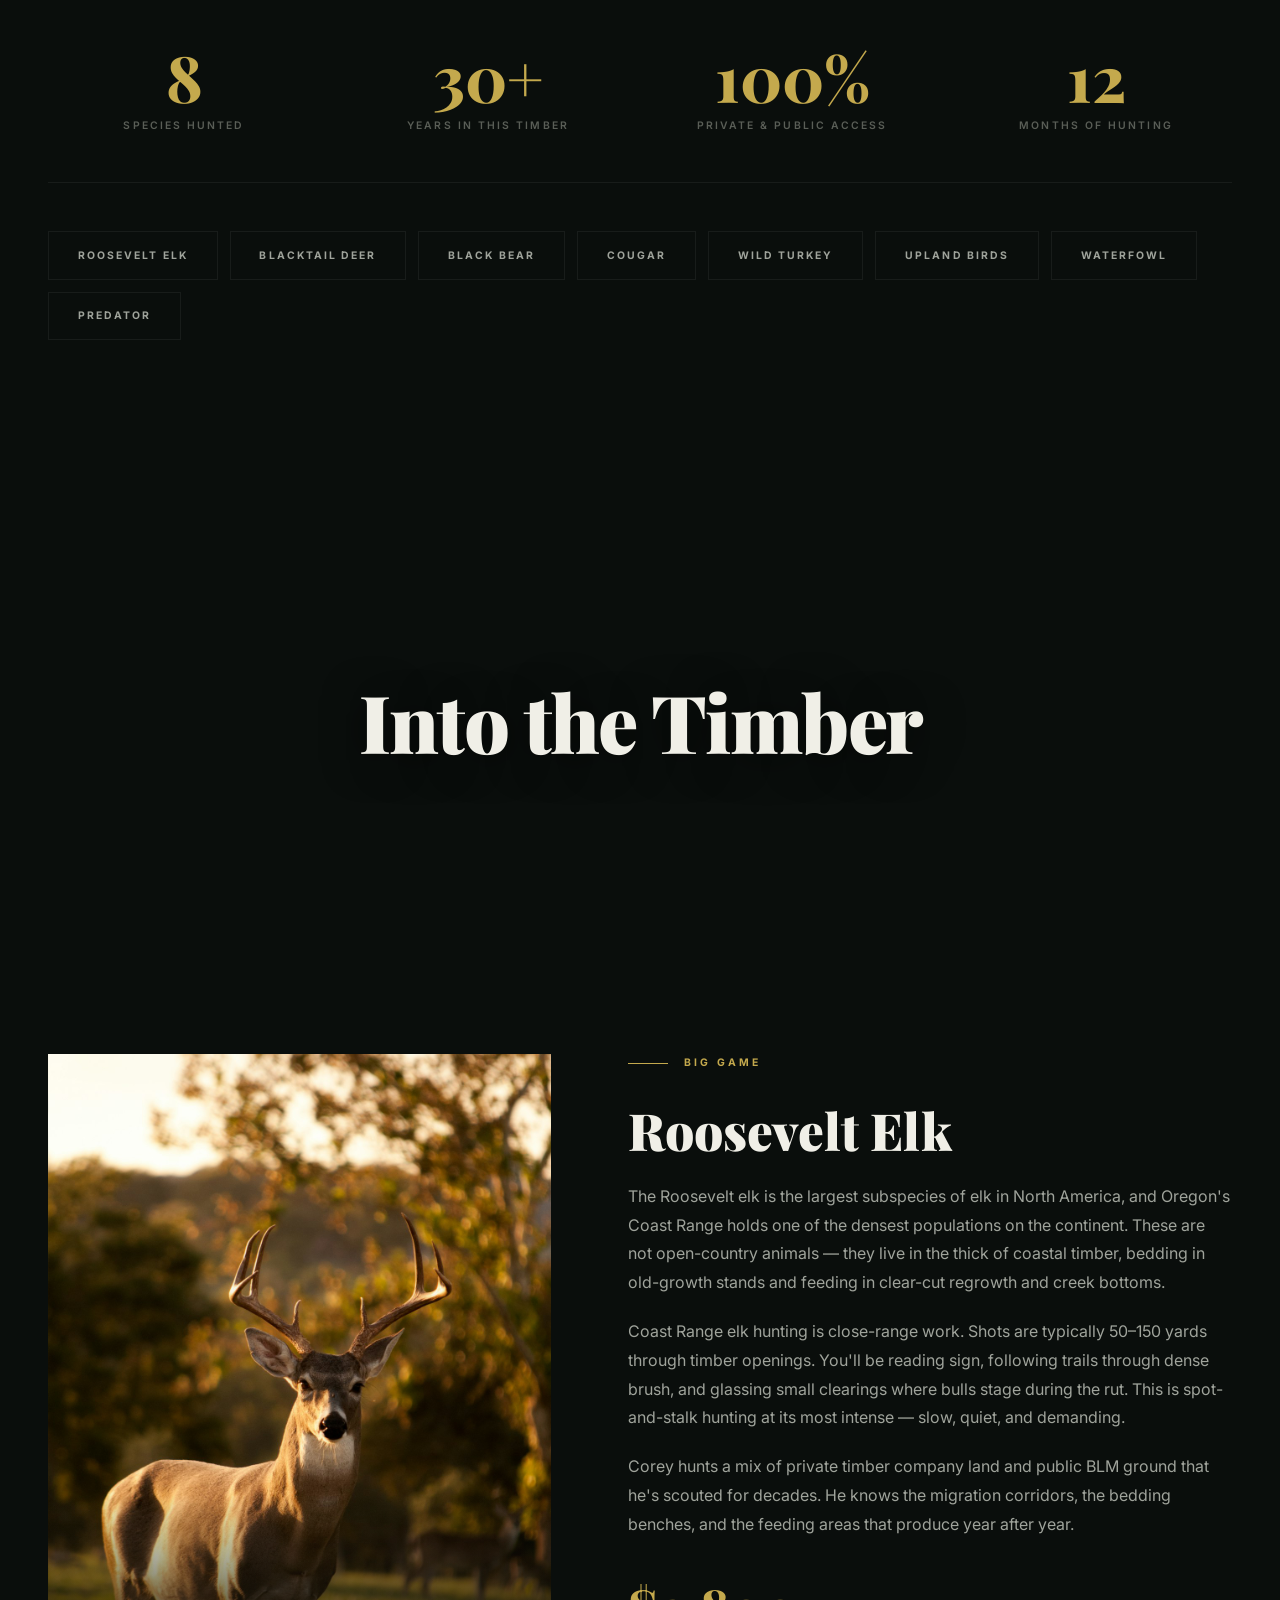
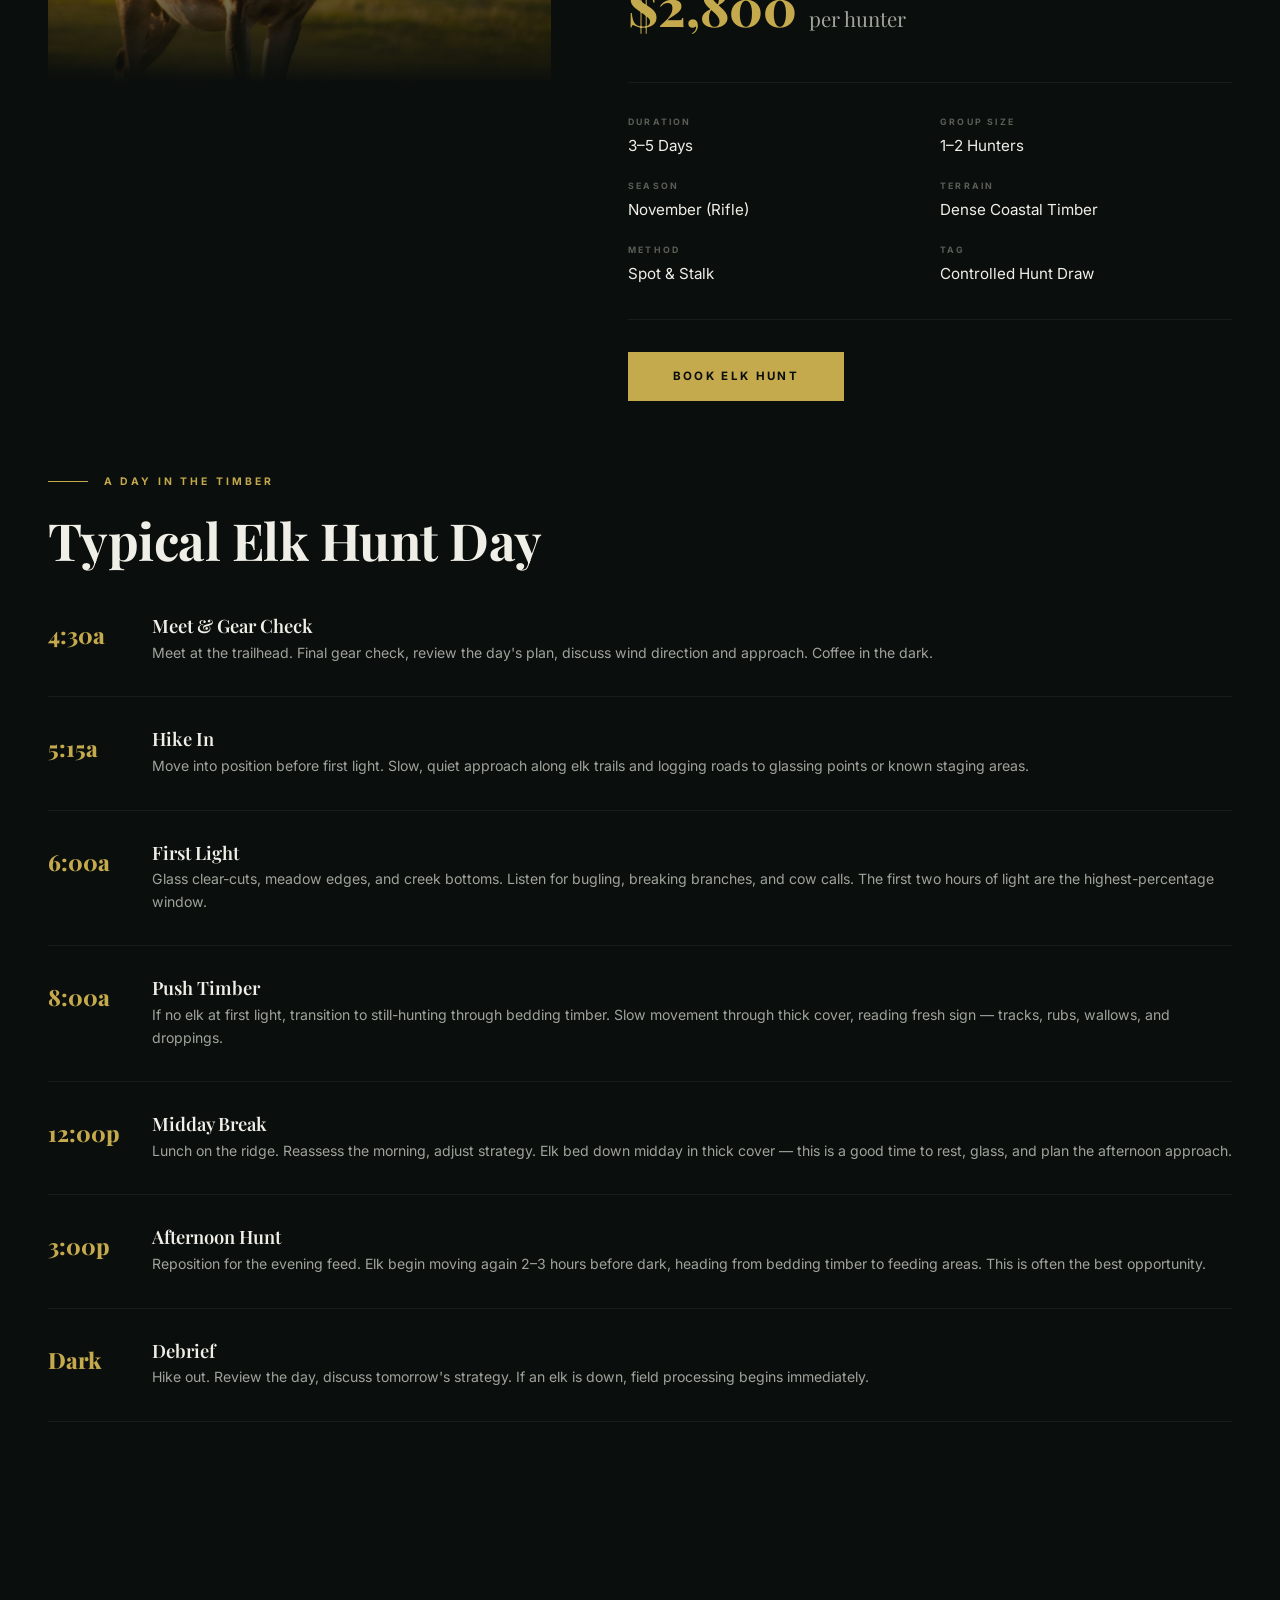
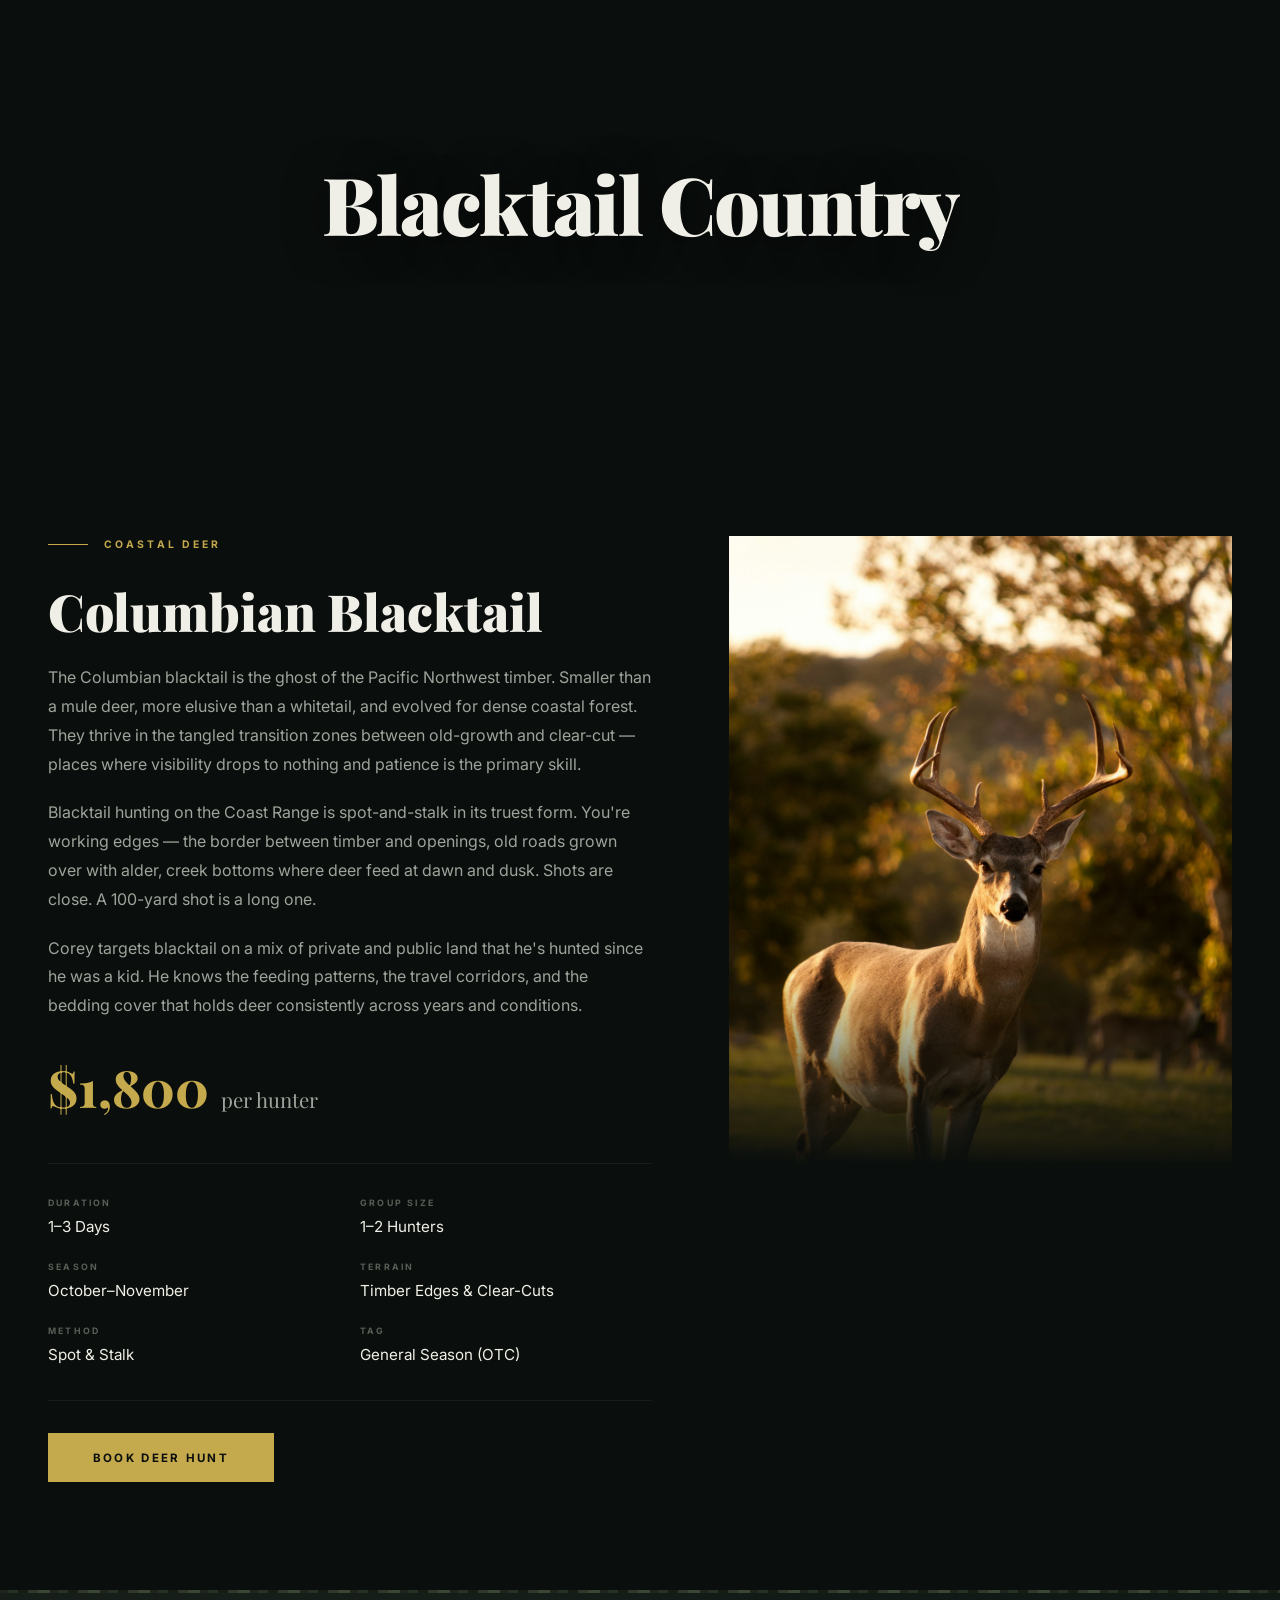
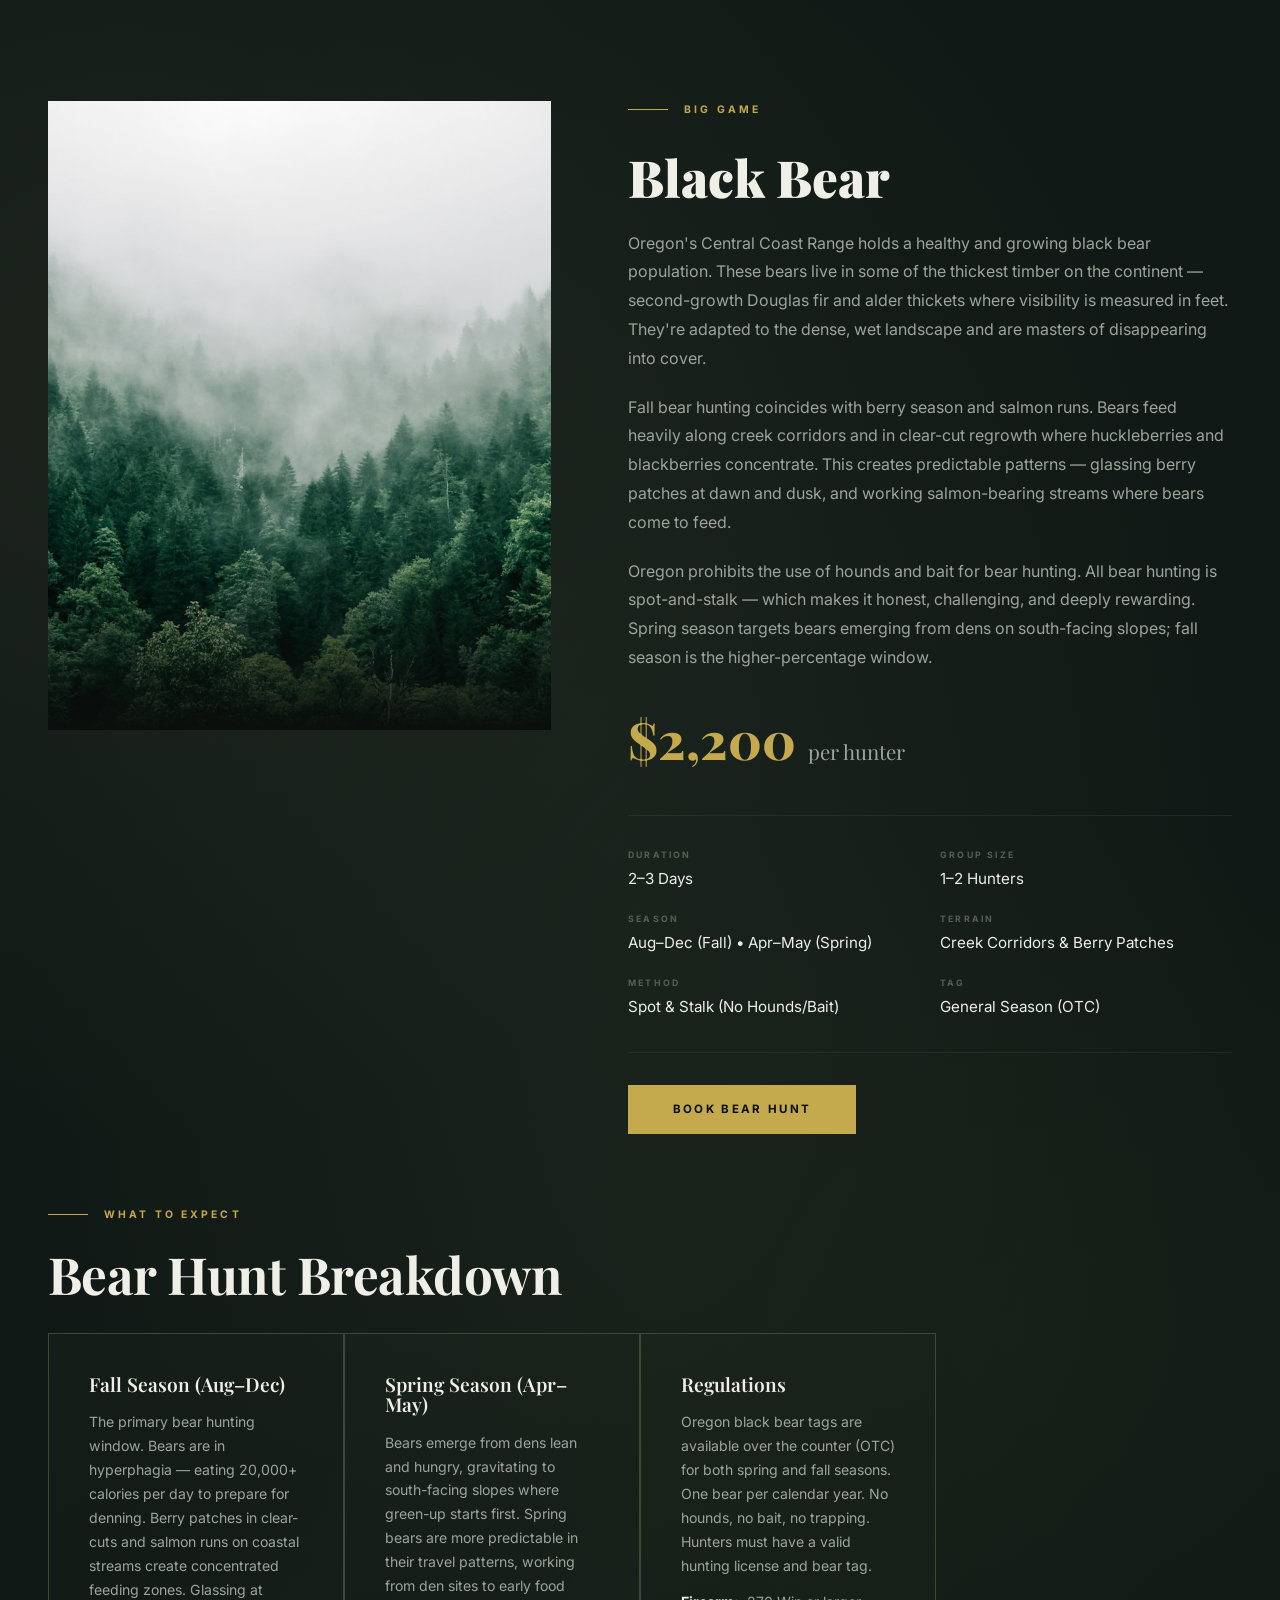
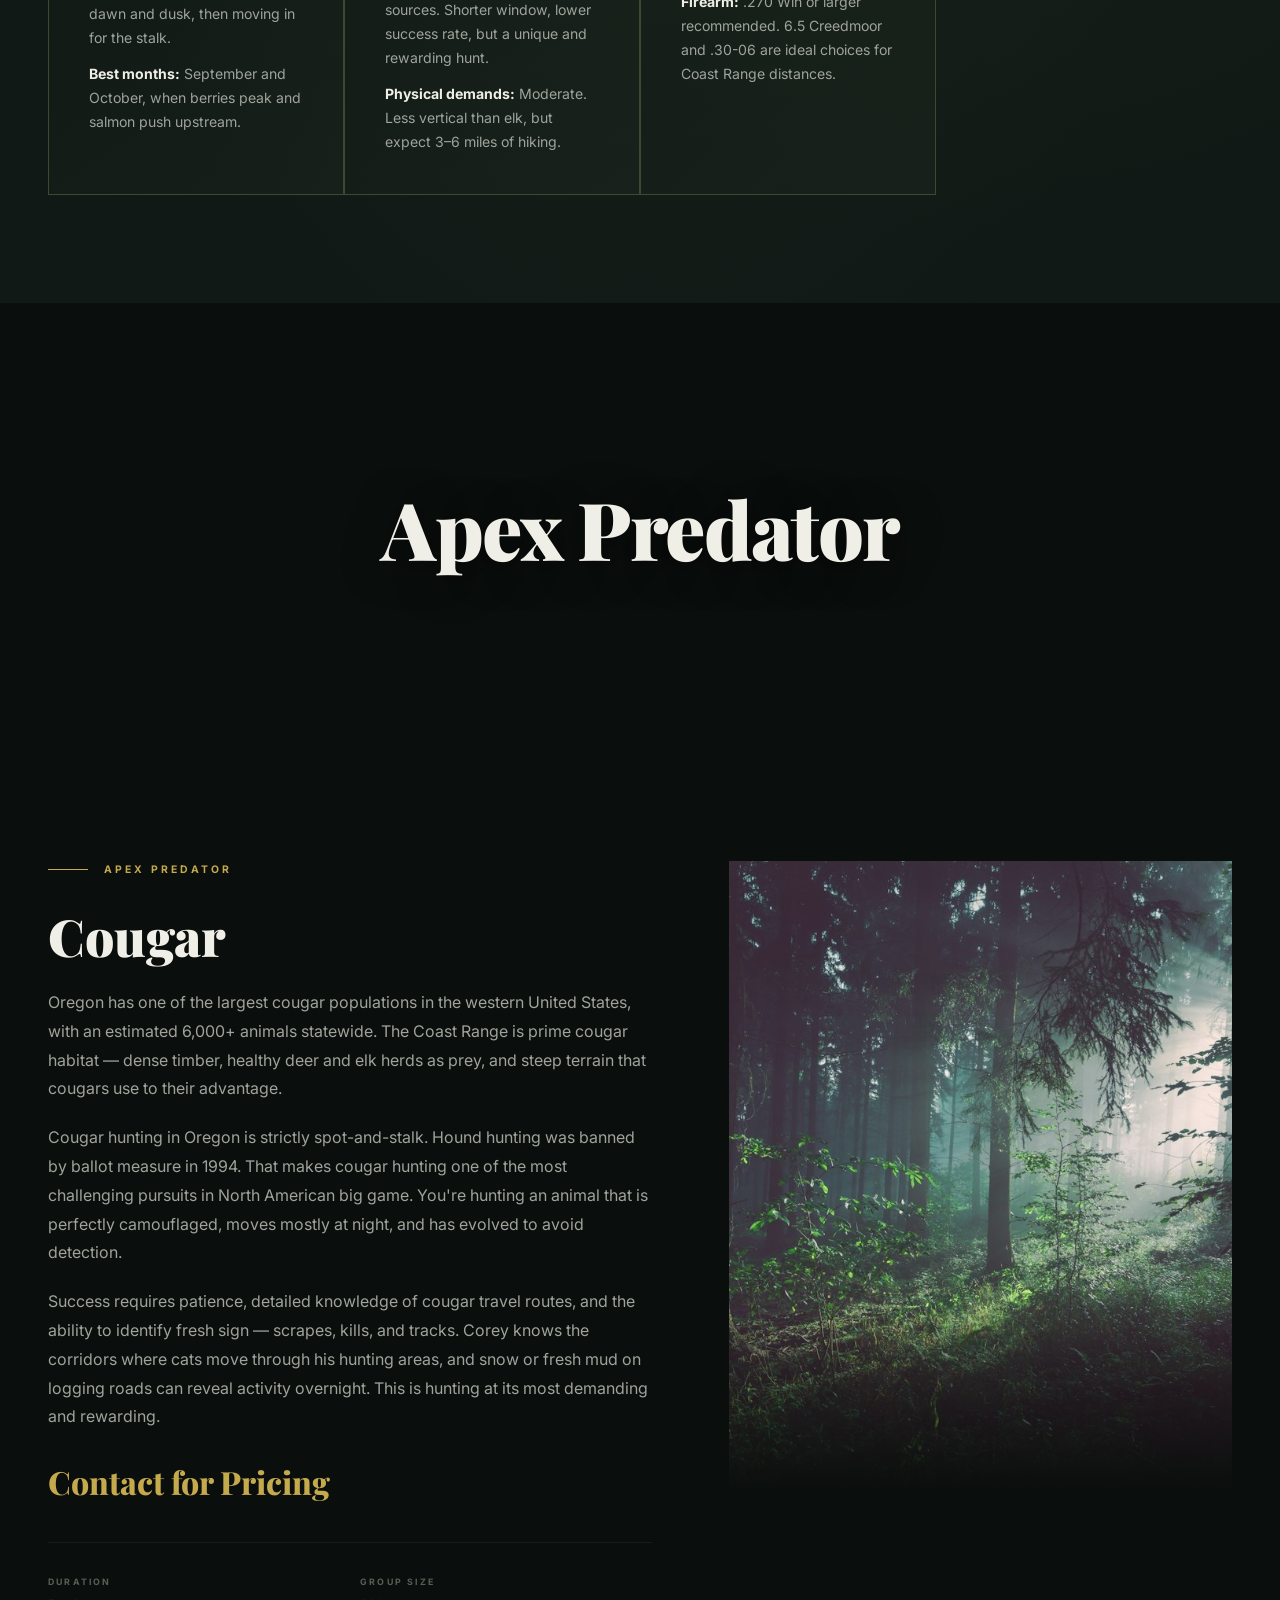
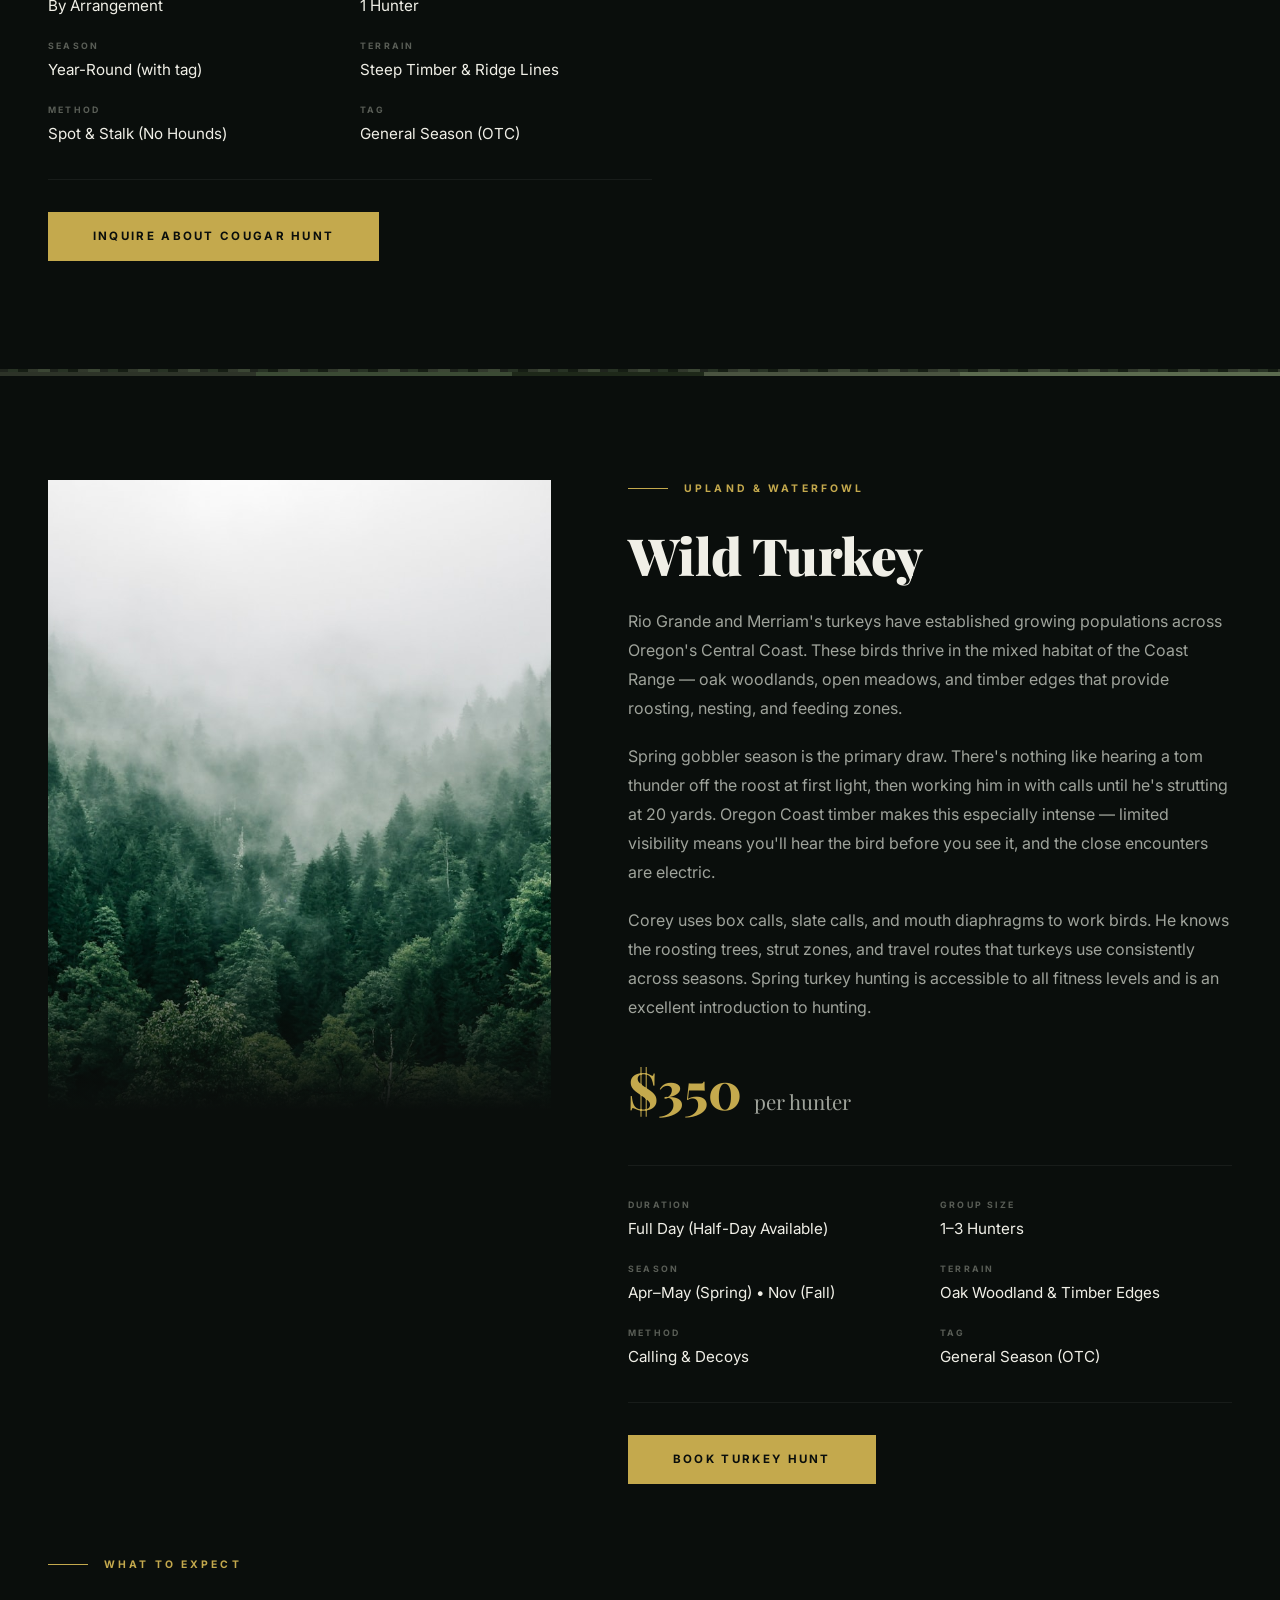
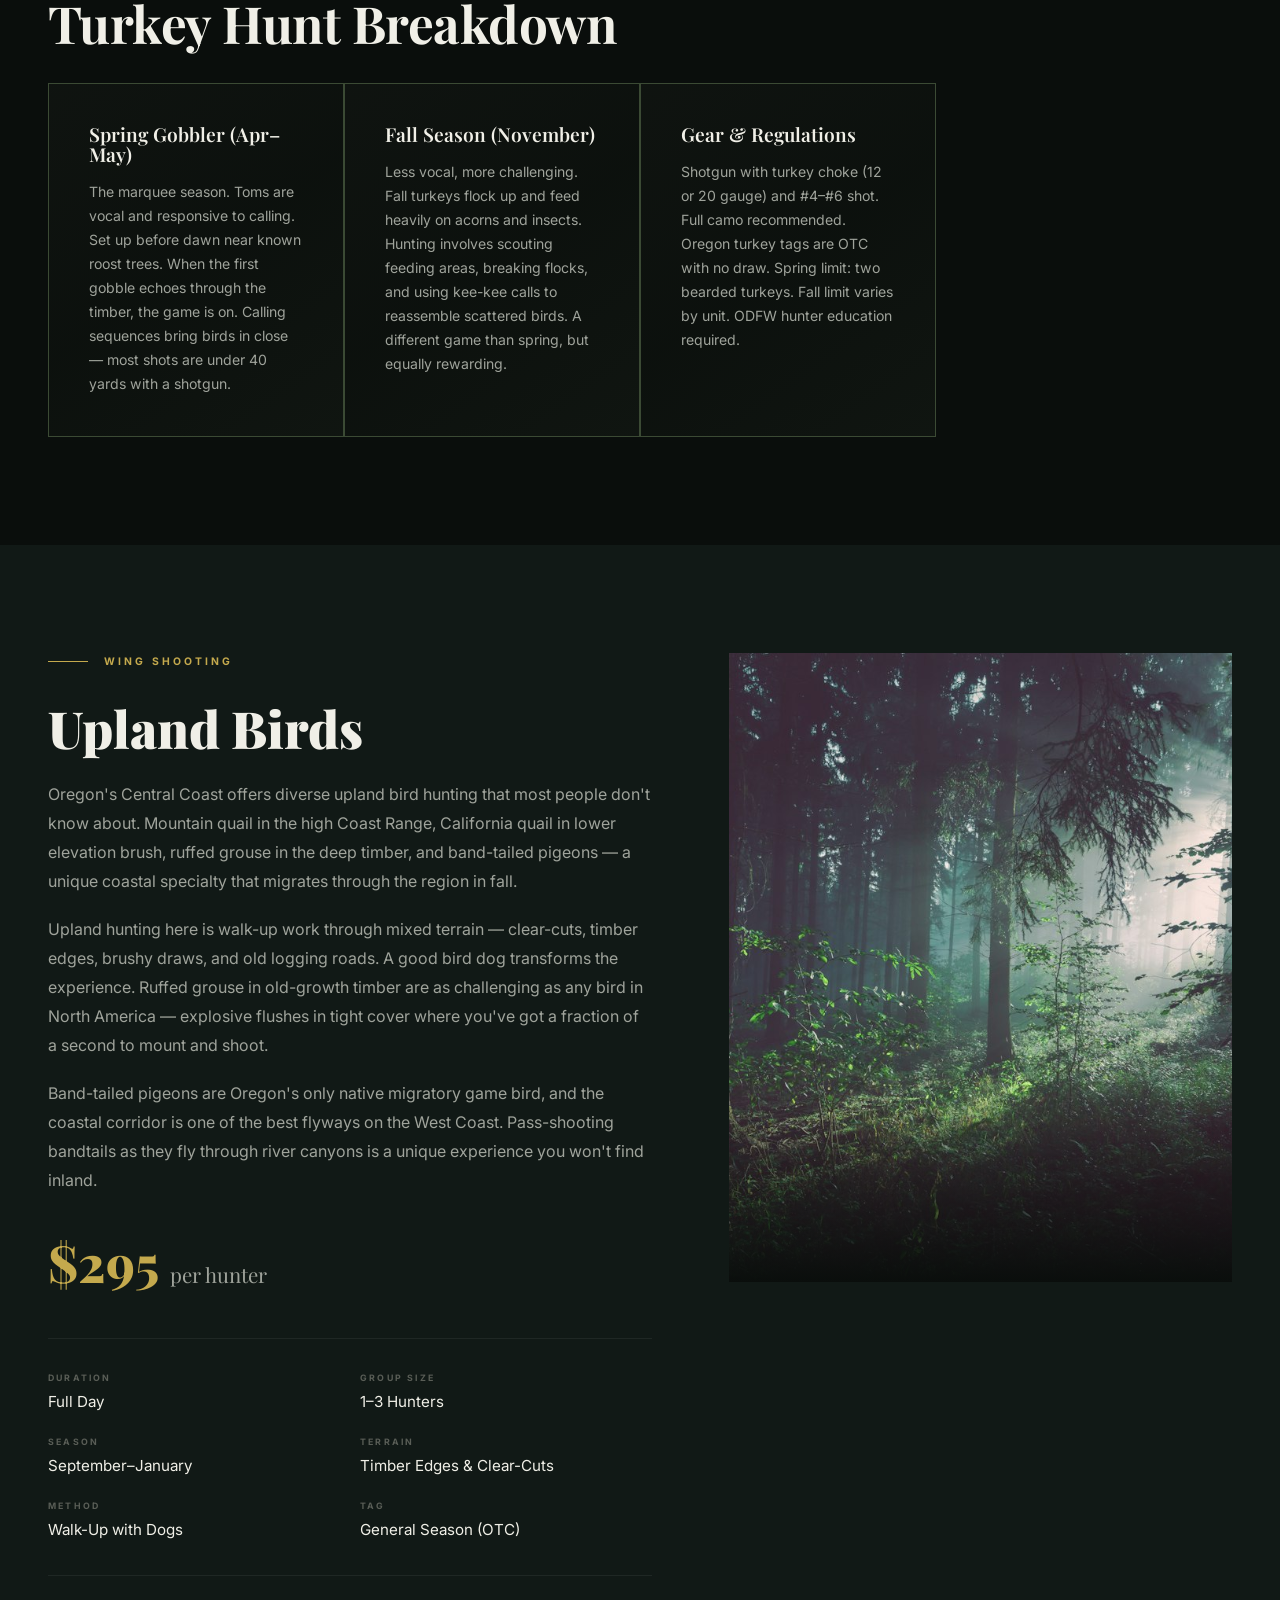
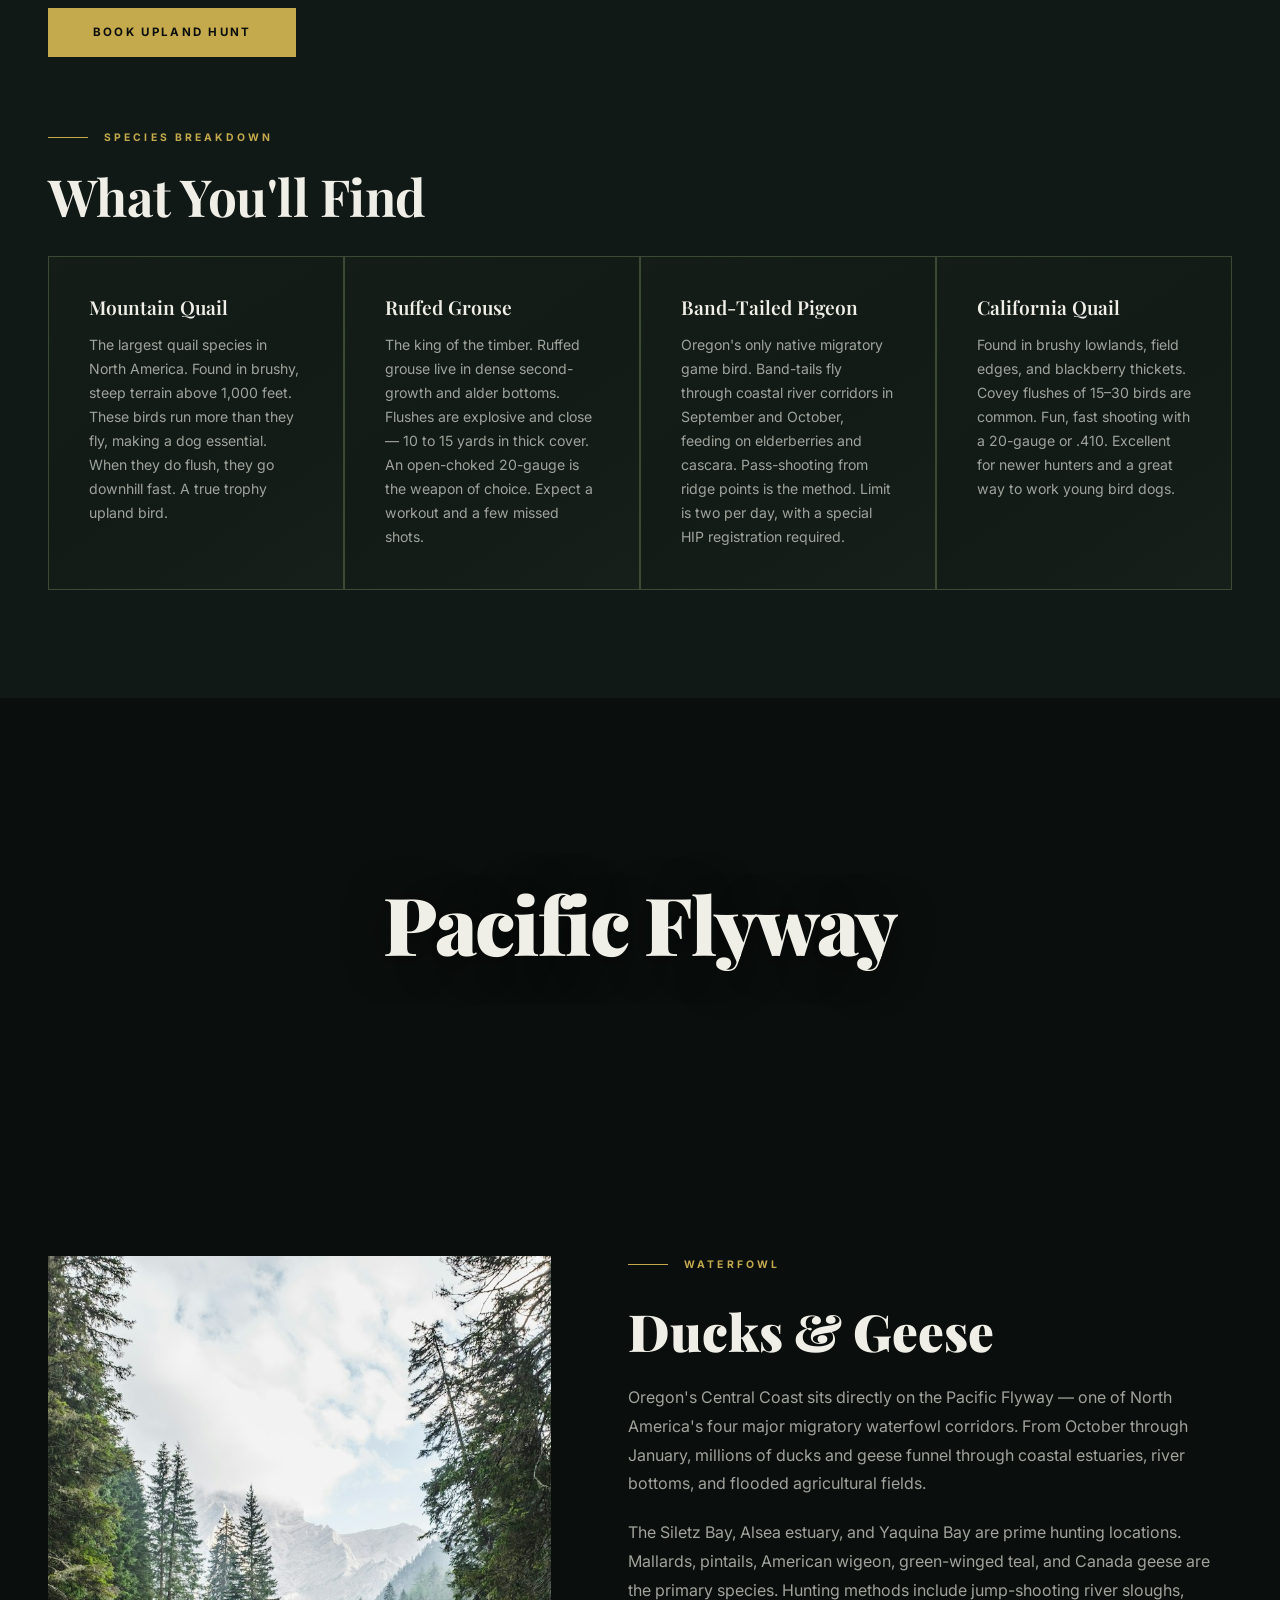
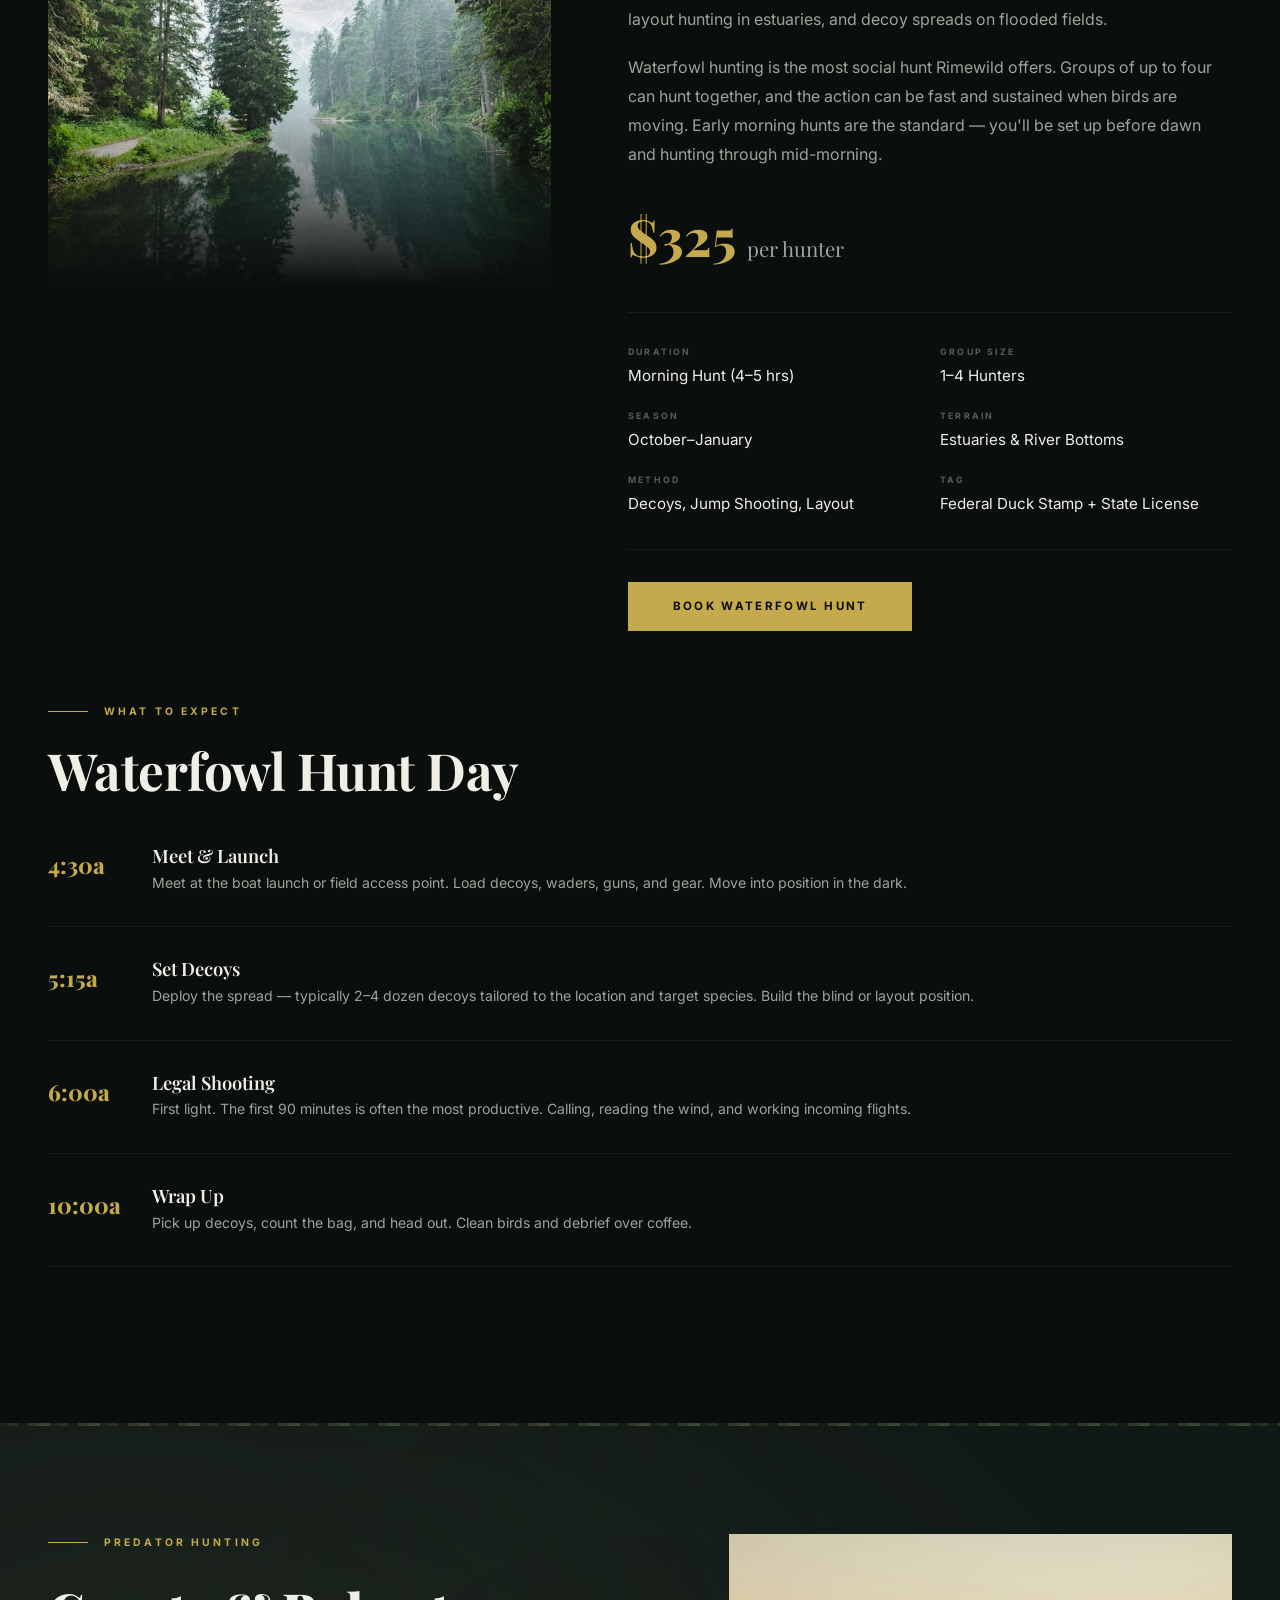
<file: hunting.html>
<!DOCTYPE html>
<html lang="en">
<head>
  <meta charset="UTF-8">
  <meta name="viewport" content="width=device-width, initial-scale=1.0, viewport-fit=cover">
  <title>Hunting — Rimewild | Elk, Bear, Cougar, Turkey & More on Oregon's Coast Range</title>
  <meta name="description" content="Guided hunting on Oregon's Central Coast Range. Roosevelt elk, blacktail deer, bear, cougar, turkey, upland birds, and waterfowl with a local guide.">
  <meta name="robots" content="index, follow">
  <meta name="theme-color" content="#0a0e0c">
  <link rel="canonical" href="https://luckygoats33.github.io/rimewild/hunting.html">
  <meta property="og:title" content="Hunting — Rimewild | Elk, Deer, Bear & More on Oregon's Coast Range">
  <meta property="og:description" content="Guided hunting on Oregon's Central Coast Range. Roosevelt elk, blacktail deer, bear, cougar, turkey, and more.">
  <meta property="og:type" content="website">
  <meta property="og:url" content="https://luckygoats33.github.io/rimewild/hunting.html">
  <meta property="og:image" content="https://luckygoats33.github.io/rimewild/assets/images/elk-forest.jpg">
  <meta property="og:site_name" content="Rimewild">
  <meta name="twitter:card" content="summary_large_image">
  <meta name="twitter:title" content="Hunting — Rimewild | Elk, Deer, Bear & More on Oregon's Coast Range">
  <meta name="twitter:description" content="Guided hunting on Oregon's Central Coast Range. Roosevelt elk, blacktail deer, bear, cougar, turkey.">
  <meta name="twitter:image" content="https://luckygoats33.github.io/rimewild/assets/images/elk-forest.jpg">
  <meta name="geo.region" content="US-OR">
  <meta name="geo.placename" content="Lincoln City, Oregon">
  <script type="application/ld+json">
  {
    "@context": "https://schema.org",
    "@type": "Service",
    "name": "Rimewild Guided Hunting",
    "description": "Guided hunting on Oregon's Central Coast Range — elk, deer, bear, cougar, turkey, upland birds, waterfowl",
    "url": "https://luckygoats33.github.io/rimewild/hunting.html",
    "provider": {
      "@type": "LocalBusiness",
      "name": "Rimewild",
      "url": "https://luckygoats33.github.io/rimewild/"
    },
    "areaServed": "Oregon Central Coast Range",
    "serviceType": "Guided Hunting"
  }
  </script>
  <link rel="preconnect" href="https://fonts.googleapis.com">
  <link rel="preconnect" href="https://fonts.gstatic.com" crossorigin>
  <link href="https://fonts.googleapis.com/css2?family=Playfair+Display:ital,wght@0,400;0,500;0,600;0,700;0,800;0,900;1,400;1,500;1,600&family=Inter:wght@300;400;500;600;700;800&display=swap" rel="stylesheet">
  <style>
*,*::before,*::after{box-sizing:border-box}
:root{
  --bg:#0a0e0c;--bg-elevated:#111916;--bg-card:#151d19;--bg-card-hover:#1c2821;
  --text:#f0efe7;--text-dim:#9fa39b;--text-muted:#5a5e57;
  --gold:#c4a94d;--gold-bright:#dfc462;--gold-dim:rgba(196,169,77,.12);
  --green:#3d6b4f;--green-bright:#5ba373;
  --camo-1:#2d3328;--camo-2:#3b4a34;--camo-3:#1e2819;--camo-4:#4a5340;--camo-5:#5c6b4f;
  --camo-tan:#8b7d5e;--camo-brown:#5e4a2f;
  --border:rgba(255,255,255,.06);--border-hover:rgba(255,255,255,.12);
  --shadow:0 20px 60px rgba(0,0,0,.4);
  --font-display:'Playfair Display',Georgia,serif;
  --font-body:'Inter',-apple-system,BlinkMacSystemFont,sans-serif;
  color-scheme:dark;
}
body{margin:0;font-family:var(--font-body);background:var(--bg);color:var(--text);line-height:1.7;overflow-x:hidden;-webkit-font-smoothing:antialiased}
h1,h2,h3,h4,h5{font-family:var(--font-display);font-weight:700;line-height:1.05;margin:0}
p{margin:0 0 1.25rem}
a{color:var(--gold);text-decoration:none;transition:color .2s}a:hover{color:var(--gold-bright)}
img{max-width:100%;height:auto;display:block}
button{font-family:var(--font-body);cursor:pointer;border:none;transition:all .3s ease}
.sr-only{position:absolute;width:1px;height:1px;padding:0;margin:-1px;overflow:hidden;clip:rect(0,0,0,0);border:0}

.wrap{max-width:1400px;margin:0 auto;padding-inline:clamp(20px,4vw,48px)}
.sec{padding-block:clamp(80px,12vh,160px)}
.sec-alt{background:var(--bg-elevated)}

.eyebrow{font-family:var(--font-body);font-size:.65rem;font-weight:700;letter-spacing:.3em;text-transform:uppercase;color:var(--gold);margin-bottom:1.5rem;display:flex;align-items:center;gap:1rem}
.eyebrow::before{content:'';width:40px;height:1px;background:var(--gold)}
.eyebrow-center{justify-content:center}.eyebrow-center::before{display:none}

.big-title{font-size:clamp(2.8rem,6vw,5.5rem);text-wrap:balance;letter-spacing:-.02em;margin-bottom:1rem}
.med-title{font-size:clamp(2rem,4vw,3.5rem);letter-spacing:-.01em;margin-bottom:.75rem}
.subtitle{font-family:var(--font-display);font-style:italic;font-size:clamp(1.1rem,2vw,1.4rem);color:var(--text-dim);max-width:55ch;line-height:1.5}

.btn{display:inline-flex;align-items:center;gap:.6rem;padding:1.1rem 2.8rem;font-size:.72rem;font-weight:700;letter-spacing:.2em;text-transform:uppercase;border-radius:0;transition:all .35s ease}
.btn-gold{background:var(--gold);color:var(--bg)}
.btn-gold:hover{background:var(--gold-bright);color:var(--bg);transform:translateY(-2px);box-shadow:0 8px 30px rgba(196,169,77,.3)}
.btn-ghost{background:transparent;color:var(--text);border:1px solid rgba(255,255,255,.2);padding:1.1rem 2.8rem}
.btn-ghost:hover{border-color:var(--gold);color:var(--gold)}

/* NAV */
.nav{position:fixed;top:0;left:0;right:0;z-index:500;padding:1.5rem 0;transition:all .5s;background:rgba(0,0,0,.85);backdrop-filter:blur(12px);-webkit-backdrop-filter:blur(12px)}
.nav.scrolled{background:rgba(0,0,0,.97);padding:.75rem 0;border-bottom:1px solid var(--border)}
.nav-inner{max-width:1400px;margin:0 auto;padding-inline:clamp(20px,4vw,48px);display:flex;align-items:center;justify-content:space-between}
.nav-logo img{height:70px;width:auto;transition:height .4s}
.nav.scrolled .nav-logo img{height:52px}
.nav-links{display:flex;align-items:center;gap:2.5rem;list-style:none;margin:0;padding:0}
.nav-links a{font-size:.68rem;font-weight:600;letter-spacing:.15em;text-transform:uppercase;color:rgba(240,239,231,.5);transition:color .3s}
.nav-links a:hover,.nav-links a.active{color:var(--text)}
.nav-cta .btn-gold{padding:.875rem 2rem;font-size:.65rem;min-height:44px}
.nav-toggle{display:none;background:none;color:var(--text);font-size:1.6rem;padding:.25rem}

/* HERO */
.page-hero{min-height:70vh;display:flex;flex-direction:column;justify-content:flex-end;padding:clamp(140px,18vh,200px) 0 clamp(60px,8vh,100px);position:relative;overflow:hidden;background-size:cover;background-position:center}
.page-hero::after{content:'';position:absolute;inset:0;background:linear-gradient(180deg,rgba(10,14,12,.4) 0%,rgba(10,14,12,0) 30%,rgba(10,14,12,.6) 60%,var(--bg) 100%)}
.page-hero-content{position:relative;z-index:1;max-width:1400px;margin:0 auto;padding-inline:clamp(20px,4vw,48px)}
.page-hero-content h1{font-size:clamp(3rem,9vw,8rem);font-weight:900;letter-spacing:-.03em;line-height:.92;margin-bottom:1rem}
.page-hero-content h1 span{display:block;color:var(--gold);font-style:italic;font-weight:500;font-size:.4em;letter-spacing:.05em;margin-top:.5rem}
.page-hero-sub{font-size:clamp(.88rem,1.5vw,1.1rem);color:var(--text-dim);max-width:50ch;line-height:1.7}

/* IMG BREAK */
.img-break{height:clamp(300px,50vh,600px);position:relative;overflow:hidden;background-size:cover;background-position:center;background-attachment:scroll}
@media(min-width:769px){.img-break{background-attachment:fixed}}
.img-break::after{content:'';position:absolute;inset:0;background:linear-gradient(to bottom,var(--bg) 0%,transparent 15%,transparent 85%,var(--bg) 100%)}
.img-break-text{position:absolute;inset:0;display:flex;align-items:center;justify-content:center;z-index:1;text-align:center;padding:2rem}
.img-break-text h2{font-size:clamp(2.5rem,7vw,5rem);font-weight:900;letter-spacing:-.02em;text-shadow:0 4px 40px rgba(0,0,0,.5)}

/* SPECIES DETAIL */
.species-section{display:grid;grid-template-columns:1fr 1.2fr;gap:clamp(3rem,6vw,6rem);align-items:start}
@media(max-width:768px){.species-section{grid-template-columns:1fr}}
.species-img{aspect-ratio:4/5;background-size:cover;background-position:center;position:relative;overflow:hidden}
.species-img::after{content:'';position:absolute;inset:0;background:linear-gradient(to top,var(--bg) 0%,transparent 30%)}
.species-content .eyebrow{margin-bottom:2rem}
.species-content h2{font-size:clamp(2rem,4vw,3.5rem);font-weight:900;margin-bottom:1.5rem}
.species-content p{color:var(--text-dim);font-size:1rem;line-height:1.8}
.species-price{font-family:var(--font-display);font-size:clamp(2.5rem,4vw,3.5rem);font-weight:800;color:var(--gold);margin:1.5rem 0 .25rem}
.species-price small{font-size:.4em;font-weight:400;color:var(--text-dim)}
.species-meta{display:grid;grid-template-columns:1fr 1fr;gap:1.25rem;margin:2rem 0;padding:2rem 0;border-top:1px solid var(--border);border-bottom:1px solid var(--border)}
.species-meta-item span{display:block;font-size:.55rem;font-weight:700;letter-spacing:.25em;text-transform:uppercase;color:var(--text-muted);margin-bottom:.2rem}
.species-meta-item{font-size:.95rem}

/* TIMELINE */
.timeline{margin:3rem 0}
.timeline-item{display:grid;grid-template-columns:80px 1fr;gap:1.5rem;padding:2rem 0;border-bottom:1px solid var(--border)}
.timeline-item:first-child{padding-top:0}
.timeline-time{font-family:var(--font-display);font-size:1.4rem;font-weight:800;color:var(--gold)}
.timeline-desc h4{font-family:var(--font-display);font-size:1.15rem;font-weight:600;margin-bottom:.4rem}
.timeline-desc p{font-size:.88rem;color:var(--text-dim);margin:0;line-height:1.6}

/* INFO GRID */
.info-grid{display:grid;grid-template-columns:repeat(auto-fill,minmax(300px,1fr));gap:0}
.info-card{padding:2.5rem;border:1px solid var(--border);transition:background .3s}
.info-card:hover{background:var(--bg-card)}
.info-card h4{font-family:var(--font-display);font-size:1.2rem;font-weight:600;margin-bottom:1rem}
.info-card ul{font-size:.88rem;color:var(--text-dim);padding-left:1.2rem;margin:0;line-height:1.9}
.info-card p{font-size:.88rem;color:var(--text-dim);margin:0;line-height:1.7}

/* FAQ */
.faq-item{border-bottom:1px solid var(--border);padding:1.75rem 0;cursor:pointer}
.faq-q{display:flex;justify-content:space-between;align-items:center;font-family:var(--font-display);font-size:1.15rem;font-weight:600}
.faq-toggle{font-size:1.5rem;color:var(--gold);transition:transform .3s;flex-shrink:0;margin-left:1rem}
.faq-a{max-height:0;overflow:hidden;transition:max-height .4s ease,padding .3s;font-size:.92rem;color:var(--text-dim);line-height:1.7}
.faq-item.open .faq-a{max-height:300px;padding-top:1rem}
.faq-item.open .faq-toggle{transform:rotate(45deg)}

/* STAT */
.stat-row{display:grid;grid-template-columns:repeat(4,1fr);gap:2rem;text-align:center;padding:3rem 0;border-top:1px solid var(--border);border-bottom:1px solid var(--border);margin:3rem 0}
@media(max-width:600px){.stat-row{grid-template-columns:repeat(2,1fr)}}
.stat-num{font-family:var(--font-display);font-size:clamp(2.5rem,5vw,4rem);font-weight:800;color:var(--gold);line-height:1}
.stat-label{font-size:.65rem;font-weight:600;letter-spacing:.2em;text-transform:uppercase;color:var(--text-muted);margin-top:.5rem}

/* SPECIES NAV */
.species-nav{display:flex;flex-wrap:wrap;gap:.75rem;margin:3rem 0}
.species-nav a{background:transparent;border:1px solid var(--border);padding:.9rem 1.8rem;font-size:.65rem;font-weight:700;letter-spacing:.2em;text-transform:uppercase;color:var(--text-dim);transition:all .3s;display:inline-block}
.species-nav a:hover{border-color:var(--gold);color:var(--gold);background:var(--gold-dim)}

/* CAMO */
.camo-stripe{position:relative}
.camo-stripe::before{content:'';position:absolute;top:0;left:0;right:0;height:4px;background:repeating-linear-gradient(90deg,var(--camo-1) 0,var(--camo-1) 20%,var(--camo-2) 20%,var(--camo-2) 40%,var(--camo-3) 40%,var(--camo-3) 55%,var(--camo-4) 55%,var(--camo-4) 75%,var(--camo-5) 75%,var(--camo-5) 100%)}
.camo-divider{width:100%;height:3px;background:repeating-linear-gradient(90deg,var(--camo-1) 0 8px,var(--camo-2) 8px 18px,var(--camo-3) 18px 28px,var(--camo-4) 28px 38px,var(--camo-5) 38px 50px);margin:0 auto;opacity:.6}
.camo-card{border:1px solid var(--camo-2)!important;background:linear-gradient(145deg,rgba(45,51,40,.15) 0%,rgba(30,40,25,.1) 50%,rgba(59,74,52,.12) 100%)}
.camo-card:hover{border-color:var(--camo-5)!important;background:linear-gradient(145deg,rgba(45,51,40,.25) 0%,rgba(30,40,25,.18) 50%,rgba(59,74,52,.22) 100%)}
.camo-section{background:
  radial-gradient(ellipse 120% 80% at 10% 20%,rgba(45,51,40,.4) 0%,transparent 50%),
  radial-gradient(ellipse 100% 60% at 80% 70%,rgba(30,40,25,.35) 0%,transparent 45%),
  radial-gradient(ellipse 80% 100% at 50% 50%,rgba(59,74,52,.2) 0%,transparent 60%),
  var(--bg-elevated)}
.camo-nav-border{border-bottom:3px solid transparent;border-image:repeating-linear-gradient(90deg,var(--camo-1) 0 8px,var(--camo-2) 8px 18px,var(--camo-3) 18px 28px,var(--camo-4) 28px 38px,var(--camo-5) 38px 50px) 1}

/* FOOTER */
.footer{border-top:1px solid var(--border);padding:clamp(4rem,8vh,6rem) 0 2rem}
.footer-top{display:grid;grid-template-columns:2fr 1fr 1fr 1fr;gap:clamp(2rem,4vw,4rem);margin-bottom:4rem}
@media(max-width:768px){.footer-top{grid-template-columns:1fr 1fr}}
@media(max-width:480px){.footer-top{grid-template-columns:1fr}}
.footer-brand{font-family:var(--font-display);font-size:clamp(1.5rem,3vw,2rem);font-weight:800;letter-spacing:.1em;text-transform:uppercase;margin-bottom:1.25rem}
.footer-brand span{color:var(--gold)}
.footer h5{font-size:.6rem;font-weight:700;letter-spacing:.3em;text-transform:uppercase;color:var(--text-muted);margin-bottom:1.25rem}
.footer-links{list-style:none;padding:0;margin:0}
.footer-links li{margin-bottom:.6rem}
.footer-links a{font-size:.88rem;color:var(--text-dim)}
.footer-links a:hover{color:var(--text)}
.footer-bottom{border-top:1px solid var(--border);padding-top:2rem;display:flex;justify-content:space-between;flex-wrap:wrap;gap:1rem;font-size:.7rem;letter-spacing:.05em;color:var(--text-muted)}

/* BOOKING */
.booking-overlay{position:fixed;inset:0;background:rgba(0,0,0,.8);backdrop-filter:blur(8px);z-index:1000;display:none;align-items:center;justify-content:center;padding:24px}
.booking-overlay.show{display:flex}
.booking-modal{background:var(--bg-elevated);border:1px solid var(--border);width:100%;max-width:580px;max-height:90vh;overflow-y:auto;padding:clamp(2rem,4vw,3.5rem)}
.booking-modal h2{font-size:clamp(1.5rem,3vw,2rem);margin-bottom:.5rem}
.booking-close{float:right;background:none;color:var(--text-muted);font-size:2rem;padding:0;line-height:1}
.booking-close:hover{color:var(--text)}
.form-group{margin-bottom:1.5rem}
.form-label{display:block;font-size:.6rem;font-weight:700;letter-spacing:.25em;text-transform:uppercase;color:var(--text-muted);margin-bottom:.5rem}
.form-input{width:100%;padding:.9rem 1.25rem;background:var(--bg);border:1px solid var(--border);color:var(--text);font-family:var(--font-body);font-size:.9rem;transition:border-color .2s}
.form-input:focus{outline:none;border-color:var(--gold)}
.form-input::placeholder{color:var(--text-muted)}
select.form-input{appearance:none;background-image:url("data:image/svg+xml,%3Csvg width='12' height='8' xmlns='http://www.w3.org/2000/svg'%3E%3Cpath d='M1 1l5 5 5-5' stroke='%235a5e57' fill='none' stroke-width='1.5'/%3E%3C/svg%3E");background-repeat:no-repeat;background-position:right 1.25rem center;padding-right:3rem}
.form-row{display:grid;grid-template-columns:1fr 1fr;gap:1.25rem}
@media(max-width:480px){.form-row{grid-template-columns:1fr}}
.form-success{text-align:center;padding:3rem 0}
.form-success h3{font-size:2rem;margin-bottom:.75rem;color:var(--gold)}

/* MOBILE BAR */
.mobile-bar{display:none;position:fixed;bottom:0;left:0;right:0;padding:.75rem 20px calc(.75rem + env(safe-area-inset-bottom,0px));background:rgba(10,14,12,.97);backdrop-filter:blur(20px);-webkit-backdrop-filter:blur(20px);border-top:1px solid var(--border);z-index:100;gap:.75rem}
@media(max-width:768px){.mobile-bar{display:flex}body{padding-bottom:5rem}}
.mobile-bar .btn{flex:1;text-align:center;justify-content:center;padding:.85rem 1rem;font-size:.65rem}
@media(max-width:480px){.nav-logo img{height:50px!important}}
@media(max-width:360px){.nav-logo img{height:44px!important}}

/* REVEAL */
@media(prefers-reduced-motion:no-preference){
  .reveal{opacity:0;transform:translateY(40px);transition:opacity .8s cubic-bezier(.16,1,.3,1),transform .8s cubic-bezier(.16,1,.3,1)}
  .reveal.vis{opacity:1;transform:translateY(0)}
}
@media(prefers-reduced-motion:reduce){.reveal{opacity:1;transform:none}}
  </style>
  <link rel="stylesheet" href="assets/polish.css">
</head>
<body>

<!-- RIMEWILD:HEADER start -->
<nav class="nav site-header" id="nav">
  <div class="nav-inner">
    <a href="index.html" class="nav-logo"><img src="assets/logo.png" alt="Rimewild" width="1024" height="1024"></a>
    <ul class="nav-links" id="navLinks">
        <li><a href="index.html">Home</a></li>
        <li><a href="fishing.html">Fishing</a></li>
        <li><a href="hunting.html" class="active" aria-current="page">Hunting</a></li>
        <li><a href="reports.html">Reports</a></li>
        <li><a href="about.html">About</a></li>
        <li><a href="contact.html">Contact</a></li>
        <li class="nav-cta"><a href="index.html#booking-section" class="btn btn-gold" onclick="openBooking();return false">Book Now</a></li>
    </ul>
    <button class="nav-toggle" id="navToggle" type="button" aria-label="Open menu" aria-controls="navLinks" aria-expanded="false">&#9776;</button>
  </div>
</nav>
<!-- RIMEWILD:HEADER end -->

<main>
<!-- HERO -->
<section class="site-hero" id="hero">
  <div class="site-hero-media" style="background-image:url('assets/images/elk-forest.jpg')" role="img" aria-label="Coast Range forest"></div>
  <div class="site-hero-overlay"></div>
  <div class="site-hero-content">
    <p class="eyebrow">Rimewild Hunting</p>
    <h1 class="site-hero-title">Hunt the<br>Coast Range<span>Elk, Deer, Bear &amp; More</span></h1>
    <p class="site-hero-sub">Dense coastal timber. Steep ravines. Old-growth stands. Eight huntable species guided by someone who's walked this ground his entire life.</p>
    <div class="site-hero-ctas">
      <a href="index.html#booking-section" class="btn btn-gold" onclick="openBooking();return false">Book Now</a>
      <a href="reports.html" class="btn btn-ghost">Reports</a>
    </div>
  </div>
</section>

<!-- INTRO -->
<section class="sec camo-stripe">
  <div class="wrap">
    <div style="max-width:800px">
      <div class="eyebrow">Coast Range Hunting</div>
      <h2 class="big-title reveal">Oregon's Last<br>Wild Timber</h2>
      <p class="subtitle reveal" style="margin-bottom:2rem">The Oregon Coast Range is not the Rockies. There are no open meadows, no glassing from ridgelines, no long-distance shots across alpine basins.</p>
      <p class="reveal" style="color:var(--text-dim);font-size:1rem;line-height:1.8">This is thick, wet, coastal timber &mdash; second-growth Douglas fir, old-growth Sitka spruce, and tangled alder bottoms wrapped in fog. Visibility is measured in yards, not miles. Sound carries through the canopy. Trails are elk trails, carved into hillsides that drop hundreds of feet to creek bottoms.</p>
      <p class="reveal" style="color:var(--text-dim);font-size:1rem;line-height:1.8">This is hunting that rewards patience, fitness, and local knowledge. Corey has been walking this timber since childhood &mdash; he knows the benches where elk bed, the saddles they cross, and the creek bottoms where blacktail feed at first light. That knowledge is the difference between a hard hunt and a productive one.</p>
    </div>

    <div class="stat-row reveal">
      <div><div class="stat-num">8</div><div class="stat-label">Species Hunted</div></div>
      <div><div class="stat-num">30+</div><div class="stat-label">Years in This Timber</div></div>
      <div><div class="stat-num">100%</div><div class="stat-label">Private & Public Access</div></div>
      <div><div class="stat-num">12</div><div class="stat-label">Months of Hunting</div></div>
    </div>

    <div class="species-nav reveal">
      <a href="#elk">Roosevelt Elk</a>
      <a href="#blacktail">Blacktail Deer</a>
      <a href="#bear">Black Bear</a>
      <a href="#cougar">Cougar</a>
      <a href="#turkey">Wild Turkey</a>
      <a href="#upland">Upland Birds</a>
      <a href="#waterfowl">Waterfowl</a>
      <a href="#predator">Predator</a>
    </div>
  </div>
</section>

<!-- IMAGE BREAK -->
<div class="img-break" style="background-image:url('assets/images/foggy-forest.jpg')">
  <div class="img-break-text"><h2>Into the Timber</h2></div>
</div>

<!-- ============================================ -->
<!-- BIG GAME -->
<!-- ============================================ -->

<!-- ROOSEVELT ELK -->
<section class="sec" id="elk">
  <div class="wrap">
    <div class="species-section">
      <div class="species-img reveal" style="background-image:url('assets/images/elk-forest.jpg')"></div>
      <div class="species-content reveal">
        <div class="eyebrow">Big Game</div>
        <h2>Roosevelt Elk</h2>
        <p>The Roosevelt elk is the largest subspecies of elk in North America, and Oregon's Coast Range holds one of the densest populations on the continent. These are not open-country animals &mdash; they live in the thick of coastal timber, bedding in old-growth stands and feeding in clear-cut regrowth and creek bottoms.</p>
        <p>Coast Range elk hunting is close-range work. Shots are typically 50&ndash;150 yards through timber openings. You'll be reading sign, following trails through dense brush, and glassing small clearings where bulls stage during the rut. This is spot-and-stalk hunting at its most intense &mdash; slow, quiet, and demanding.</p>
        <p>Corey hunts a mix of private timber company land and public BLM ground that he's scouted for decades. He knows the migration corridors, the bedding benches, and the feeding areas that produce year after year.</p>

        <div class="species-price">$2,800 <small>per hunter</small></div>

        <div class="species-meta">
          <div class="species-meta-item"><span>Duration</span>3&ndash;5 Days</div>
          <div class="species-meta-item"><span>Group Size</span>1&ndash;2 Hunters</div>
          <div class="species-meta-item"><span>Season</span>November (Rifle)</div>
          <div class="species-meta-item"><span>Terrain</span>Dense Coastal Timber</div>
          <div class="species-meta-item"><span>Method</span>Spot &amp; Stalk</div>
          <div class="species-meta-item"><span>Tag</span>Controlled Hunt Draw</div>
        </div>

        <button class="btn btn-gold" onclick="openBooking('Roosevelt Elk Hunt')">Book Elk Hunt</button>
      </div>
    </div>

    <!-- ELK: TYPICAL DAY -->
    <div style="margin-top:clamp(4rem,8vh,6rem)">
      <div class="eyebrow">A Day in the Timber</div>
      <h3 class="med-title reveal">Typical Elk Hunt Day</h3>
      <div class="timeline reveal">
        <div class="timeline-item">
          <div class="timeline-time">4:30a</div>
          <div class="timeline-desc"><h4>Meet &amp; Gear Check</h4><p>Meet at the trailhead. Final gear check, review the day's plan, discuss wind direction and approach. Coffee in the dark.</p></div>
        </div>
        <div class="timeline-item">
          <div class="timeline-time">5:15a</div>
          <div class="timeline-desc"><h4>Hike In</h4><p>Move into position before first light. Slow, quiet approach along elk trails and logging roads to glassing points or known staging areas.</p></div>
        </div>
        <div class="timeline-item">
          <div class="timeline-time">6:00a</div>
          <div class="timeline-desc"><h4>First Light</h4><p>Glass clear-cuts, meadow edges, and creek bottoms. Listen for bugling, breaking branches, and cow calls. The first two hours of light are the highest-percentage window.</p></div>
        </div>
        <div class="timeline-item">
          <div class="timeline-time">8:00a</div>
          <div class="timeline-desc"><h4>Push Timber</h4><p>If no elk at first light, transition to still-hunting through bedding timber. Slow movement through thick cover, reading fresh sign &mdash; tracks, rubs, wallows, and droppings.</p></div>
        </div>
        <div class="timeline-item">
          <div class="timeline-time">12:00p</div>
          <div class="timeline-desc"><h4>Midday Break</h4><p>Lunch on the ridge. Reassess the morning, adjust strategy. Elk bed down midday in thick cover &mdash; this is a good time to rest, glass, and plan the afternoon approach.</p></div>
        </div>
        <div class="timeline-item">
          <div class="timeline-time">3:00p</div>
          <div class="timeline-desc"><h4>Afternoon Hunt</h4><p>Reposition for the evening feed. Elk begin moving again 2&ndash;3 hours before dark, heading from bedding timber to feeding areas. This is often the best opportunity.</p></div>
        </div>
        <div class="timeline-item">
          <div class="timeline-time">Dark</div>
          <div class="timeline-desc"><h4>Debrief</h4><p>Hike out. Review the day, discuss tomorrow's strategy. If an elk is down, field processing begins immediately.</p></div>
        </div>
      </div>
    </div>
  </div>
</section>

<!-- IMAGE BREAK -->
<div class="img-break" style="background-image:url('assets/images/forest-trail.jpg')">
  <div class="img-break-text"><h2>Blacktail Country</h2></div>
</div>

<!-- BLACKTAIL DEER -->
<section class="sec" id="blacktail">
  <div class="wrap">
    <div class="species-section" style="direction:rtl">
      <div style="direction:ltr">
        <div class="species-img reveal" style="background-image:url('assets/images/deer-forest.jpg')"></div>
      </div>
      <div class="species-content reveal" style="direction:ltr">
        <div class="eyebrow">Coastal Deer</div>
        <h2>Columbian Blacktail</h2>
        <p>The Columbian blacktail is the ghost of the Pacific Northwest timber. Smaller than a mule deer, more elusive than a whitetail, and evolved for dense coastal forest. They thrive in the tangled transition zones between old-growth and clear-cut &mdash; places where visibility drops to nothing and patience is the primary skill.</p>
        <p>Blacktail hunting on the Coast Range is spot-and-stalk in its truest form. You're working edges &mdash; the border between timber and openings, old roads grown over with alder, creek bottoms where deer feed at dawn and dusk. Shots are close. A 100-yard shot is a long one.</p>
        <p>Corey targets blacktail on a mix of private and public land that he's hunted since he was a kid. He knows the feeding patterns, the travel corridors, and the bedding cover that holds deer consistently across years and conditions.</p>

        <div class="species-price">$1,800 <small>per hunter</small></div>

        <div class="species-meta">
          <div class="species-meta-item"><span>Duration</span>1&ndash;3 Days</div>
          <div class="species-meta-item"><span>Group Size</span>1&ndash;2 Hunters</div>
          <div class="species-meta-item"><span>Season</span>October&ndash;November</div>
          <div class="species-meta-item"><span>Terrain</span>Timber Edges &amp; Clear-Cuts</div>
          <div class="species-meta-item"><span>Method</span>Spot &amp; Stalk</div>
          <div class="species-meta-item"><span>Tag</span>General Season (OTC)</div>
        </div>

        <button class="btn btn-gold" onclick="openBooking('Blacktail Deer Hunt')">Book Deer Hunt</button>
      </div>
    </div>
  </div>
</section>

<div class="camo-divider"></div>

<!-- BLACK BEAR -->
<section class="sec camo-section" id="bear">
  <div class="wrap">
    <div class="species-section">
      <div class="species-img reveal" style="background-image:url('assets/images/foggy-forest.jpg')"></div>
      <div class="species-content reveal">
        <div class="eyebrow">Big Game</div>
        <h2>Black Bear</h2>
        <p>Oregon's Central Coast Range holds a healthy and growing black bear population. These bears live in some of the thickest timber on the continent &mdash; second-growth Douglas fir and alder thickets where visibility is measured in feet. They're adapted to the dense, wet landscape and are masters of disappearing into cover.</p>
        <p>Fall bear hunting coincides with berry season and salmon runs. Bears feed heavily along creek corridors and in clear-cut regrowth where huckleberries and blackberries concentrate. This creates predictable patterns &mdash; glassing berry patches at dawn and dusk, and working salmon-bearing streams where bears come to feed.</p>
        <p>Oregon prohibits the use of hounds and bait for bear hunting. All bear hunting is spot-and-stalk &mdash; which makes it honest, challenging, and deeply rewarding. Spring season targets bears emerging from dens on south-facing slopes; fall season is the higher-percentage window.</p>

        <div class="species-price">$2,200 <small>per hunter</small></div>

        <div class="species-meta">
          <div class="species-meta-item"><span>Duration</span>2&ndash;3 Days</div>
          <div class="species-meta-item"><span>Group Size</span>1&ndash;2 Hunters</div>
          <div class="species-meta-item"><span>Season</span>Aug&ndash;Dec (Fall) &bull; Apr&ndash;May (Spring)</div>
          <div class="species-meta-item"><span>Terrain</span>Creek Corridors &amp; Berry Patches</div>
          <div class="species-meta-item"><span>Method</span>Spot &amp; Stalk (No Hounds/Bait)</div>
          <div class="species-meta-item"><span>Tag</span>General Season (OTC)</div>
        </div>

        <button class="btn btn-gold" onclick="openBooking('Black Bear Hunt')">Book Bear Hunt</button>
      </div>
    </div>

    <div style="margin-top:clamp(4rem,8vh,6rem)">
      <div class="eyebrow">What to Expect</div>
      <h3 class="med-title reveal">Bear Hunt Breakdown</h3>
      <div class="info-grid reveal" style="margin-top:2rem">
        <div class="info-card camo-card">
          <h4>Fall Season (Aug&ndash;Dec)</h4>
          <p>The primary bear hunting window. Bears are in hyperphagia &mdash; eating 20,000+ calories per day to prepare for denning. Berry patches in clear-cuts and salmon runs on coastal streams create concentrated feeding zones. Glassing at dawn and dusk, then moving in for the stalk.</p>
          <p style="margin-top:.75rem"><strong style="color:var(--text)">Best months:</strong> September and October, when berries peak and salmon push upstream.</p>
        </div>
        <div class="info-card camo-card">
          <h4>Spring Season (Apr&ndash;May)</h4>
          <p>Bears emerge from dens lean and hungry, gravitating to south-facing slopes where green-up starts first. Spring bears are more predictable in their travel patterns, working from den sites to early food sources. Shorter window, lower success rate, but a unique and rewarding hunt.</p>
          <p style="margin-top:.75rem"><strong style="color:var(--text)">Physical demands:</strong> Moderate. Less vertical than elk, but expect 3&ndash;6 miles of hiking.</p>
        </div>
        <div class="info-card camo-card">
          <h4>Regulations</h4>
          <p>Oregon black bear tags are available over the counter (OTC) for both spring and fall seasons. One bear per calendar year. No hounds, no bait, no trapping. Hunters must have a valid hunting license and bear tag.</p>
          <p style="margin-top:.75rem"><strong style="color:var(--text)">Firearm:</strong> .270 Win or larger recommended. 6.5 Creedmoor and .30-06 are ideal choices for Coast Range distances.</p>
        </div>
      </div>
    </div>
  </div>
</section>

<!-- IMAGE BREAK -->
<div class="img-break" style="background-image:url('assets/images/misty-mountains.jpg')">
  <div class="img-break-text"><h2>Apex Predator</h2></div>
</div>

<!-- COUGAR -->
<section class="sec" id="cougar">
  <div class="wrap">
    <div class="species-section" style="direction:rtl">
      <div style="direction:ltr">
        <div class="species-img reveal" style="background-image:url('assets/images/forest-trail.jpg')"></div>
      </div>
      <div class="species-content reveal" style="direction:ltr">
        <div class="eyebrow">Apex Predator</div>
        <h2>Cougar</h2>
        <p>Oregon has one of the largest cougar populations in the western United States, with an estimated 6,000+ animals statewide. The Coast Range is prime cougar habitat &mdash; dense timber, healthy deer and elk herds as prey, and steep terrain that cougars use to their advantage.</p>
        <p>Cougar hunting in Oregon is strictly spot-and-stalk. Hound hunting was banned by ballot measure in 1994. That makes cougar hunting one of the most challenging pursuits in North American big game. You're hunting an animal that is perfectly camouflaged, moves mostly at night, and has evolved to avoid detection.</p>
        <p>Success requires patience, detailed knowledge of cougar travel routes, and the ability to identify fresh sign &mdash; scrapes, kills, and tracks. Corey knows the corridors where cats move through his hunting areas, and snow or fresh mud on logging roads can reveal activity overnight. This is hunting at its most demanding and rewarding.</p>

        <div class="species-price" style="font-size:clamp(1.5rem,3vw,2rem)">Contact for Pricing</div>

        <div class="species-meta">
          <div class="species-meta-item"><span>Duration</span>By Arrangement</div>
          <div class="species-meta-item"><span>Group Size</span>1 Hunter</div>
          <div class="species-meta-item"><span>Season</span>Year-Round (with tag)</div>
          <div class="species-meta-item"><span>Terrain</span>Steep Timber &amp; Ridge Lines</div>
          <div class="species-meta-item"><span>Method</span>Spot &amp; Stalk (No Hounds)</div>
          <div class="species-meta-item"><span>Tag</span>General Season (OTC)</div>
        </div>

        <button class="btn btn-gold" onclick="openBooking('Cougar Hunt')">Inquire About Cougar Hunt</button>
      </div>
    </div>
  </div>
</section>

<div class="camo-divider"></div>

<!-- ============================================ -->
<!-- TURKEY & BIRDS -->
<!-- ============================================ -->

<!-- WILD TURKEY -->
<section class="sec camo-stripe" id="turkey">
  <div class="wrap">
    <div class="species-section">
      <div class="species-img reveal" style="background-image:url('assets/images/foggy-forest.jpg')"></div>
      <div class="species-content reveal">
        <div class="eyebrow">Upland &amp; Waterfowl</div>
        <h2>Wild Turkey</h2>
        <p>Rio Grande and Merriam's turkeys have established growing populations across Oregon's Central Coast. These birds thrive in the mixed habitat of the Coast Range &mdash; oak woodlands, open meadows, and timber edges that provide roosting, nesting, and feeding zones.</p>
        <p>Spring gobbler season is the primary draw. There's nothing like hearing a tom thunder off the roost at first light, then working him in with calls until he's strutting at 20 yards. Oregon Coast timber makes this especially intense &mdash; limited visibility means you'll hear the bird before you see it, and the close encounters are electric.</p>
        <p>Corey uses box calls, slate calls, and mouth diaphragms to work birds. He knows the roosting trees, strut zones, and travel routes that turkeys use consistently across seasons. Spring turkey hunting is accessible to all fitness levels and is an excellent introduction to hunting.</p>

        <div class="species-price">$350 <small>per hunter</small></div>

        <div class="species-meta">
          <div class="species-meta-item"><span>Duration</span>Full Day (Half-Day Available)</div>
          <div class="species-meta-item"><span>Group Size</span>1&ndash;3 Hunters</div>
          <div class="species-meta-item"><span>Season</span>Apr&ndash;May (Spring) &bull; Nov (Fall)</div>
          <div class="species-meta-item"><span>Terrain</span>Oak Woodland &amp; Timber Edges</div>
          <div class="species-meta-item"><span>Method</span>Calling &amp; Decoys</div>
          <div class="species-meta-item"><span>Tag</span>General Season (OTC)</div>
        </div>

        <button class="btn btn-gold" onclick="openBooking('Spring Turkey Hunt')">Book Turkey Hunt</button>
      </div>
    </div>

    <div style="margin-top:clamp(4rem,8vh,6rem)">
      <div class="eyebrow">What to Expect</div>
      <h3 class="med-title reveal">Turkey Hunt Breakdown</h3>
      <div class="info-grid reveal" style="margin-top:2rem">
        <div class="info-card camo-card">
          <h4>Spring Gobbler (Apr&ndash;May)</h4>
          <p>The marquee season. Toms are vocal and responsive to calling. Set up before dawn near known roost trees. When the first gobble echoes through the timber, the game is on. Calling sequences bring birds in close &mdash; most shots are under 40 yards with a shotgun.</p>
        </div>
        <div class="info-card camo-card">
          <h4>Fall Season (November)</h4>
          <p>Less vocal, more challenging. Fall turkeys flock up and feed heavily on acorns and insects. Hunting involves scouting feeding areas, breaking flocks, and using kee-kee calls to reassemble scattered birds. A different game than spring, but equally rewarding.</p>
        </div>
        <div class="info-card camo-card">
          <h4>Gear &amp; Regulations</h4>
          <p>Shotgun with turkey choke (12 or 20 gauge) and #4&ndash;#6 shot. Full camo recommended. Oregon turkey tags are OTC with no draw. Spring limit: two bearded turkeys. Fall limit varies by unit. ODFW hunter education required.</p>
        </div>
      </div>
    </div>
  </div>
</section>

<!-- UPLAND BIRDS -->
<section class="sec sec-alt" id="upland">
  <div class="wrap">
    <div class="species-section" style="direction:rtl">
      <div style="direction:ltr">
        <div class="species-img reveal" style="background-image:url('assets/images/forest-trail.jpg')"></div>
      </div>
      <div class="species-content reveal" style="direction:ltr">
        <div class="eyebrow">Wing Shooting</div>
        <h2>Upland Birds</h2>
        <p>Oregon's Central Coast offers diverse upland bird hunting that most people don't know about. Mountain quail in the high Coast Range, California quail in lower elevation brush, ruffed grouse in the deep timber, and band-tailed pigeons &mdash; a unique coastal specialty that migrates through the region in fall.</p>
        <p>Upland hunting here is walk-up work through mixed terrain &mdash; clear-cuts, timber edges, brushy draws, and old logging roads. A good bird dog transforms the experience. Ruffed grouse in old-growth timber are as challenging as any bird in North America &mdash; explosive flushes in tight cover where you've got a fraction of a second to mount and shoot.</p>
        <p>Band-tailed pigeons are Oregon's only native migratory game bird, and the coastal corridor is one of the best flyways on the West Coast. Pass-shooting bandtails as they fly through river canyons is a unique experience you won't find inland.</p>

        <div class="species-price">$295 <small>per hunter</small></div>

        <div class="species-meta">
          <div class="species-meta-item"><span>Duration</span>Full Day</div>
          <div class="species-meta-item"><span>Group Size</span>1&ndash;3 Hunters</div>
          <div class="species-meta-item"><span>Season</span>September&ndash;January</div>
          <div class="species-meta-item"><span>Terrain</span>Timber Edges &amp; Clear-Cuts</div>
          <div class="species-meta-item"><span>Method</span>Walk-Up with Dogs</div>
          <div class="species-meta-item"><span>Tag</span>General Season (OTC)</div>
        </div>

        <button class="btn btn-gold" onclick="openBooking('Upland Bird Hunt')">Book Upland Hunt</button>
      </div>
    </div>

    <div style="margin-top:clamp(4rem,8vh,6rem)">
      <div class="eyebrow">Species Breakdown</div>
      <h3 class="med-title reveal">What You'll Find</h3>
      <div class="info-grid reveal" style="margin-top:2rem">
        <div class="info-card camo-card">
          <h4>Mountain Quail</h4>
          <p>The largest quail species in North America. Found in brushy, steep terrain above 1,000 feet. These birds run more than they fly, making a dog essential. When they do flush, they go downhill fast. A true trophy upland bird.</p>
        </div>
        <div class="info-card camo-card">
          <h4>Ruffed Grouse</h4>
          <p>The king of the timber. Ruffed grouse live in dense second-growth and alder bottoms. Flushes are explosive and close &mdash; 10 to 15 yards in thick cover. An open-choked 20-gauge is the weapon of choice. Expect a workout and a few missed shots.</p>
        </div>
        <div class="info-card camo-card">
          <h4>Band-Tailed Pigeon</h4>
          <p>Oregon's only native migratory game bird. Band-tails fly through coastal river corridors in September and October, feeding on elderberries and cascara. Pass-shooting from ridge points is the method. Limit is two per day, with a special HIP registration required.</p>
        </div>
        <div class="info-card camo-card">
          <h4>California Quail</h4>
          <p>Found in brushy lowlands, field edges, and blackberry thickets. Covey flushes of 15&ndash;30 birds are common. Fun, fast shooting with a 20-gauge or .410. Excellent for newer hunters and a great way to work young bird dogs.</p>
        </div>
      </div>
    </div>
  </div>
</section>

<!-- IMAGE BREAK -->
<div class="img-break" style="background-image:url('assets/images/river-canyon.jpg')">
  <div class="img-break-text"><h2>Pacific Flyway</h2></div>
</div>

<!-- WATERFOWL -->
<section class="sec" id="waterfowl">
  <div class="wrap">
    <div class="species-section">
      <div class="species-img reveal" style="background-image:url('assets/images/river-canyon.jpg')"></div>
      <div class="species-content reveal">
        <div class="eyebrow">Waterfowl</div>
        <h2>Ducks &amp; Geese</h2>
        <p>Oregon's Central Coast sits directly on the Pacific Flyway &mdash; one of North America's four major migratory waterfowl corridors. From October through January, millions of ducks and geese funnel through coastal estuaries, river bottoms, and flooded agricultural fields.</p>
        <p>The Siletz Bay, Alsea estuary, and Yaquina Bay are prime hunting locations. Mallards, pintails, American wigeon, green-winged teal, and Canada geese are the primary species. Hunting methods include jump-shooting river sloughs, layout hunting in estuaries, and decoy spreads on flooded fields.</p>
        <p>Waterfowl hunting is the most social hunt Rimewild offers. Groups of up to four can hunt together, and the action can be fast and sustained when birds are moving. Early morning hunts are the standard &mdash; you'll be set up before dawn and hunting through mid-morning.</p>

        <div class="species-price">$325 <small>per hunter</small></div>

        <div class="species-meta">
          <div class="species-meta-item"><span>Duration</span>Morning Hunt (4&ndash;5 hrs)</div>
          <div class="species-meta-item"><span>Group Size</span>1&ndash;4 Hunters</div>
          <div class="species-meta-item"><span>Season</span>October&ndash;January</div>
          <div class="species-meta-item"><span>Terrain</span>Estuaries &amp; River Bottoms</div>
          <div class="species-meta-item"><span>Method</span>Decoys, Jump Shooting, Layout</div>
          <div class="species-meta-item"><span>Tag</span>Federal Duck Stamp + State License</div>
        </div>

        <button class="btn btn-gold" onclick="openBooking('Waterfowl Hunt')">Book Waterfowl Hunt</button>
      </div>
    </div>

    <div style="margin-top:clamp(4rem,8vh,6rem)">
      <div class="eyebrow">What to Expect</div>
      <h3 class="med-title reveal">Waterfowl Hunt Day</h3>
      <div class="timeline reveal">
        <div class="timeline-item">
          <div class="timeline-time">4:30a</div>
          <div class="timeline-desc"><h4>Meet &amp; Launch</h4><p>Meet at the boat launch or field access point. Load decoys, waders, guns, and gear. Move into position in the dark.</p></div>
        </div>
        <div class="timeline-item">
          <div class="timeline-time">5:15a</div>
          <div class="timeline-desc"><h4>Set Decoys</h4><p>Deploy the spread &mdash; typically 2&ndash;4 dozen decoys tailored to the location and target species. Build the blind or layout position.</p></div>
        </div>
        <div class="timeline-item">
          <div class="timeline-time">6:00a</div>
          <div class="timeline-desc"><h4>Legal Shooting</h4><p>First light. The first 90 minutes is often the most productive. Calling, reading the wind, and working incoming flights.</p></div>
        </div>
        <div class="timeline-item">
          <div class="timeline-time">10:00a</div>
          <div class="timeline-desc"><h4>Wrap Up</h4><p>Pick up decoys, count the bag, and head out. Clean birds and debrief over coffee.</p></div>
        </div>
      </div>
    </div>
  </div>
</section>

<div class="camo-divider"></div>

<!-- ============================================ -->
<!-- PREDATOR -->
<!-- ============================================ -->

<!-- COYOTE & BOBCAT -->
<section class="sec camo-section" id="predator">
  <div class="wrap">
    <div class="species-section" style="direction:rtl">
      <div style="direction:ltr">
        <div class="species-img reveal" style="background-image:url('assets/images/misty-mountains.jpg')"></div>
      </div>
      <div class="species-content reveal" style="direction:ltr">
        <div class="eyebrow">Predator Hunting</div>
        <h2>Coyote &amp; Bobcat</h2>
        <p>Predator hunting is the year-round option. When big game seasons close and the rivers are blown out, the Coast Range is still full of coyotes and bobcats that respond to electronic callers, hand calls, and decoys.</p>
        <p>Coyotes are found throughout the Coast Range &mdash; in clear-cuts, meadow edges, and agricultural lowlands. They respond well to rabbit distress calls, pup distress, and coyote vocalizations. Electronic callers with remote speakers allow for hands-free calling and precise sound placement. Expect to set up at multiple stands per day, calling for 20&ndash;30 minutes at each before moving.</p>
        <p>Bobcats are more elusive and require patience. They respond to rabbit and bird distress calls but come in slower and more cautiously than coyotes. Bobcat hunting is a long-game pursuit &mdash; fewer opportunities, but deeply satisfying when a cat commits to the call.</p>
        <p>Oregon has no closed season and no bag limit on coyotes. Bobcat hunting requires a furbearer license. This is excellent off-season action and a great way to sharpen shooting skills.</p>

        <div class="species-price">$275 <small>per hunter</small></div>

        <div class="species-meta">
          <div class="species-meta-item"><span>Duration</span>Full Day</div>
          <div class="species-meta-item"><span>Group Size</span>1&ndash;2 Hunters</div>
          <div class="species-meta-item"><span>Season</span>Year-Round (Coyote) &bull; Dec&ndash;Feb (Bobcat)</div>
          <div class="species-meta-item"><span>Terrain</span>Clear-Cuts &amp; Meadows</div>
          <div class="species-meta-item"><span>Method</span>E-Callers &amp; Decoys</div>
          <div class="species-meta-item"><span>Tag</span>No Tag (Coyote) &bull; Furbearer License (Bobcat)</div>
        </div>

        <button class="btn btn-gold" onclick="openBooking('Predator Hunt')">Book Predator Hunt</button>
      </div>
    </div>
  </div>
</section>

<!-- ============================================ -->
<!-- LOGISTICS & SHARED SECTIONS -->
<!-- ============================================ -->

<!-- WHAT'S INCLUDED -->
<section class="sec sec-alt camo-stripe" id="included">
  <div class="wrap">
    <div style="text-align:center;margin-bottom:4rem">
      <div class="eyebrow eyebrow-center">Logistics</div>
      <h2 class="big-title reveal">What's Included<br>&amp; What to Bring</h2>
    </div>
    <div class="info-grid reveal">
      <div class="info-card">
        <h4>Included in Your Hunt</h4>
        <ul>
          <li>Guided days in the field with Corey</li>
          <li>Access to private timber company land</li>
          <li>Scouting and pre-hunt reconnaissance</li>
          <li>Field dressing and quartering assistance (big game)</li>
          <li>Transport of game from field to vehicle</li>
          <li>Game bags and basic field processing gear</li>
          <li>Decoys and e-callers (waterfowl &amp; predator)</li>
          <li>Local knowledge, decades deep</li>
        </ul>
      </div>
      <div class="info-card">
        <h4>What to Bring</h4>
        <ul>
          <li>Appropriate firearm/shotgun sighted in and patterned</li>
          <li>Quality rain gear (jacket, pants, gaiters)</li>
          <li>Sturdy waterproof boots (broken in)</li>
          <li>Layered clothing (wool or synthetic, no cotton)</li>
          <li>Binoculars (8x42 or 10x42)</li>
          <li>Headlamp with fresh batteries</li>
          <li>Daypack with water and food</li>
          <li>Valid Oregon hunting license and tags</li>
          <li>Waders (waterfowl &mdash; can be provided)</li>
        </ul>
      </div>
      <div class="info-card">
        <h4>Not Included</h4>
        <ul>
          <li>Oregon hunting license and tags</li>
          <li>Federal duck stamp (waterfowl)</li>
          <li>Lodging and meals</li>
          <li>Taxidermy and meat processing</li>
          <li>Transportation to/from Lincoln County</li>
          <li>Gratuity (appreciated, not expected)</li>
        </ul>
      </div>
      <div class="info-card">
        <h4>Recommended Firearms</h4>
        <ul>
          <li><strong style="color:var(--text)">Elk:</strong> .270 Win, .308 Win, or .30-06</li>
          <li><strong style="color:var(--text)">Deer/Bear:</strong> .243 Win, 6.5 Creedmoor, .270</li>
          <li><strong style="color:var(--text)">Cougar:</strong> Same as deer, or .223 Rem</li>
          <li><strong style="color:var(--text)">Turkey:</strong> 12 or 20 ga, turkey choke, #4&ndash;#6</li>
          <li><strong style="color:var(--text)">Upland:</strong> 20 ga or .410, open choke</li>
          <li><strong style="color:var(--text)">Waterfowl:</strong> 12 ga, steel shot, non-toxic</li>
          <li><strong style="color:var(--text)">Predator:</strong> .223 Rem, .22-250, or 12 ga</li>
        </ul>
      </div>
    </div>
  </div>
</section>

<!-- PHYSICAL REQUIREMENTS -->
<section class="sec" id="fitness">
  <div class="wrap">
    <div style="max-width:800px">
      <div class="eyebrow">Be Prepared</div>
      <h2 class="big-title reveal">Physical<br>Requirements</h2>
      <p class="subtitle reveal" style="margin-bottom:2rem">Physical demands vary by species. Here's what to expect.</p>
      <p class="reveal" style="color:var(--text-dim);font-size:1rem;line-height:1.8"><strong style="color:var(--text)">Elk (High):</strong> A typical elk hunt day involves 5&ndash;10 miles of hiking over steep, uneven terrain with elevation gains of 1,000&ndash;2,500 feet. Trails are often animal paths &mdash; narrow, slippery, and cut into hillsides. Expect to climb, descend, cross creeks, push through brush, and do it all in rain.</p>
      <p class="reveal" style="color:var(--text-dim);font-size:1rem;line-height:1.8"><strong style="color:var(--text)">Blacktail &amp; Bear (Moderate):</strong> Expect 3&ndash;6 miles of walking over mixed terrain, with stretches of standing, glassing, and slow-stalking through thick cover. Bear hunting involves longer sits at glassing points but can include steep approaches to feeding areas.</p>
      <p class="reveal" style="color:var(--text-dim);font-size:1rem;line-height:1.8"><strong style="color:var(--text)">Cougar (High):</strong> Similar demands to elk hunting. Cougar terrain is steep, and covering ground to find fresh sign requires endurance and sure footing.</p>
      <p class="reveal" style="color:var(--text-dim);font-size:1rem;line-height:1.8"><strong style="color:var(--text)">Turkey &amp; Upland (Low&ndash;Moderate):</strong> Turkey hunting involves walking to setup points and then sitting. Upland bird hunting is walk-up work &mdash; 3&ndash;5 miles at a moderate pace over variable terrain. Accessible to most fitness levels.</p>
      <p class="reveal" style="color:var(--text-dim);font-size:1rem;line-height:1.8"><strong style="color:var(--text)">Waterfowl &amp; Predator (Low):</strong> Minimal walking. Waterfowl involves wading to set decoys and sitting in a blind. Predator hunting is drive-to, set-up, call, and repeat. Both are accessible to all fitness levels.</p>
      <p class="reveal" style="color:var(--text-dim);font-size:1rem;line-height:1.8;margin-bottom:2rem"><strong style="color:var(--text)">If big game goes down:</strong> Expect an additional 2&ndash;4 hours of hard physical work &mdash; field dressing, quartering, and packing meat out of steep timber. A bull elk can yield 250+ pounds of boneless meat. A bear or deer is lighter but may still be in challenging terrain.</p>
    </div>
  </div>
</section>

<!-- REGULATIONS -->
<section class="sec sec-alt" id="regulations">
  <div class="wrap">
    <div class="eyebrow">Regulations &amp; Licensing</div>
    <h2 class="big-title reveal">Oregon<br>Requirements</h2>
    <p class="subtitle reveal" style="margin-bottom:3rem">All hunters must comply with ODFW regulations. Rimewild handles the logistics &mdash; you handle the paperwork.</p>

    <div class="info-grid reveal">
      <div class="info-card">
        <h4>Elk Tags &mdash; Controlled Hunt</h4>
        <p>Roosevelt elk in the Coast Range units require a controlled hunt tag, obtained through ODFW's annual draw. Applications open in early spring for the fall season.</p>
        <p style="margin-top:.75rem"><strong style="color:var(--text)">Key dates:</strong><br>Application deadline: typically mid-May<br>Draw results: typically late June<br>Season: November rifle<br>Units: varies by year &mdash; Corey advises on best units</p>
        <p style="margin-top:.75rem">Preference points accumulate if unsuccessful. Corey can advise on unit selection to maximize draw odds.</p>
      </div>
      <div class="info-card">
        <h4>Deer Tags &mdash; General Season</h4>
        <p>Columbian blacktail deer tags for western Oregon are available over the counter (OTC). No draw required.</p>
        <p style="margin-top:.75rem"><strong style="color:var(--text)">Requirements:</strong><br>Oregon hunting license (resident or non-resident)<br>Western Oregon deer tag<br>Hunter education certificate</p>
        <p style="margin-top:.75rem">Non-resident licenses and tags can be purchased online through ODFW's licensing system.</p>
      </div>
      <div class="info-card">
        <h4>Bear, Cougar &amp; Turkey</h4>
        <p>All three species have OTC tags available &mdash; no draw required. Black bear: one per calendar year. Cougar: one per calendar year, year-round season. Turkey: spring and fall seasons with separate bag limits.</p>
        <p style="margin-top:.75rem"><strong style="color:var(--text)">Key rules:</strong><br>No hounds or bait for bear or cougar<br>Bear: must present skull for mandatory check<br>Cougar: must present skull and hide<br>Turkey: bearded birds only (spring)</p>
      </div>
      <div class="info-card">
        <h4>Waterfowl &amp; Upland</h4>
        <p>Waterfowl requires a federal duck stamp, state waterfowl validation, and HIP registration. Upland birds require only a standard hunting license. Band-tailed pigeons require a separate HIP registration.</p>
        <p style="margin-top:.75rem"><strong style="color:var(--text)">Non-toxic shot:</strong> Required for all waterfowl. Steel shot is standard. Bismuth and tungsten are allowed alternatives.</p>
        <p style="margin-top:.75rem"><strong style="color:var(--text)">Predator:</strong> Coyote &mdash; no closed season, no bag limit, hunting license only. Bobcat &mdash; furbearer license required, Dec&ndash;Feb season.</p>
      </div>
      <div class="info-card">
        <h4>Non-Resident Hunters</h4>
        <p>Oregon welcomes non-resident hunters. License and tag costs are higher than resident rates.</p>
        <p style="margin-top:.75rem"><strong style="color:var(--text)">Approximate costs (non-resident):</strong><br>Hunting license: ~$168<br>Deer tag (OTC): ~$340<br>Elk tag (if drawn): ~$565<br>Bear tag: ~$271<br>Turkey tag: ~$35<br>Federal duck stamp: ~$25</p>
        <p style="margin-top:.75rem">Rimewild provides guidance on the application and licensing process for all species.</p>
      </div>
      <div class="info-card">
        <h4>Legal Requirements</h4>
        <p>All hunters must wear a minimum of one article of fluorescent hunter orange or fluorescent chartreuse during rifle seasons (not required for archery, turkey, waterfowl, or predator).</p>
        <p style="margin-top:.75rem"><strong style="color:var(--text)">Required for all hunts:</strong><br>Valid Oregon hunting license<br>Species-specific tag or stamp<br>Hunter education certificate<br>Photo ID in the field<br>Compliance with all ODFW regulations</p>
        <p style="margin-top:.75rem">Corey briefs all hunters on current regulations, boundaries, and legal requirements before every hunt.</p>
      </div>
    </div>
  </div>
</section>

<!-- FAQ -->
<section class="sec" id="faq">
  <div class="wrap">
    <div style="max-width:800px">
      <div class="eyebrow">Frequently Asked</div>
      <h2 class="big-title reveal">Hunting<br>FAQ</h2>
      <div class="reveal" style="margin-top:3rem">
        <div class="faq-item" onclick="this.classList.toggle('open')">
          <div class="faq-q">What's the success rate for elk hunts?<span class="faq-toggle">+</span></div>
          <div class="faq-a">Roosevelt elk success rates on the Oregon Coast Range vary by unit and year, but generally range from 10&ndash;25% for rifle season. Corey's local knowledge and access to quality ground improves those odds significantly, but elk hunting is never a guarantee. It's a hunt, not a harvest.</div>
        </div>
        <div class="faq-item" onclick="this.classList.toggle('open')">
          <div class="faq-q">What if I don't draw an elk tag?<span class="faq-toggle">+</span></div>
          <div class="faq-a">Your preference points accumulate. We can plan for the following year, or you can book a blacktail deer, bear, or turkey hunt instead &mdash; those tags are available over the counter with no draw required. Many hunters combine a deer or bear hunt with an elk application strategy.</div>
        </div>
        <div class="faq-item" onclick="this.classList.toggle('open')">
          <div class="faq-q">How close are the shots?<span class="faq-toggle">+</span></div>
          <div class="faq-a">In Coast Range timber, most big game shots are 50&ndash;150 yards. Longer shots are rare &mdash; the terrain is too thick. Turkey and upland shots are under 40 yards with a shotgun. Practice shooting from field positions (kneeling, using a tree rest) at these distances.</div>
        </div>
        <div class="faq-item" onclick="this.classList.toggle('open')">
          <div class="faq-q">Can I combine multiple species in one trip?<span class="faq-toggle">+</span></div>
          <div class="faq-a">Absolutely. Fall is prime combo season &mdash; blacktail deer, black bear, and upland birds overlap in October and November. You can hunt deer in the morning and grouse in the afternoon. Contact us to build a custom combo trip.</div>
        </div>
        <div class="faq-item" onclick="this.classList.toggle('open')">
          <div class="faq-q">What happens if I harvest an animal?<span class="faq-toggle">+</span></div>
          <div class="faq-a">Field dressing and quartering happen in the field with Corey's assistance. Meat is packed out to the vehicle in game bags. Rimewild can recommend local meat processors in the Lincoln City/Newport area for butchering and packaging. Taxidermy referrals are also available.</div>
        </div>
        <div class="faq-item" onclick="this.classList.toggle('open')">
          <div class="faq-q">Is archery hunting available?<span class="faq-toggle">+</span></div>
          <div class="faq-a">Currently, Rimewild focuses on rifle and shotgun hunts. Archery elk hunting in coastal timber is extremely challenging due to the dense cover and limited visibility. If you're an experienced archery hunter, contact us to discuss options.</div>
        </div>
        <div class="faq-item" onclick="this.classList.toggle('open')">
          <div class="faq-q">What about the rain?<span class="faq-toggle">+</span></div>
          <div class="faq-a">It rains on the Oregon Coast. A lot. October and November average 8&ndash;12 inches of rain each. Quality rain gear is non-negotiable. The upside: rain moves animals, muffles sound, and keeps casual hunters off the mountain. Some of the best hunting days are the wettest.</div>
        </div>
        <div class="faq-item" onclick="this.classList.toggle('open')">
          <div class="faq-q">Can I bring my own bird dog?<span class="faq-toggle">+</span></div>
          <div class="faq-a">Yes. Well-trained bird dogs are welcome and encouraged for upland hunts. Your dog should be steady to flush, responsive to commands, and comfortable working in thick, wet cover. Discuss breed and training level with Corey before the hunt.</div>
        </div>
        <div class="faq-item" onclick="this.classList.toggle('open')">
          <div class="faq-q">Where should I stay?<span class="faq-toggle">+</span></div>
          <div class="faq-a">Lincoln City, Newport, or Toledo offer lodging close to hunting areas. Corey can recommend specific places that work well for early-morning departures. Budget motels, vacation rentals, and campgrounds are all options.</div>
        </div>
        <div class="faq-item" onclick="this.classList.toggle('open')">
          <div class="faq-q">Cancellation policy?<span class="faq-toggle">+</span></div>
          <div class="faq-a">Full refund with 14+ days notice. 50% refund with 7&ndash;13 days notice. Hunts cancelled due to dangerous conditions (wildfire, extreme weather) are rescheduled or fully refunded. Unsuccessful hunts are not refundable &mdash; this is hunting, and effort is the guarantee, not outcome.</div>
        </div>
      </div>
    </div>
  </div>
</section>

<!-- FINAL CTA -->
<section class="sec sec-alt camo-stripe" style="text-align:center">
  <div class="wrap">
    <div class="eyebrow eyebrow-center">Ready?</div>
    <h2 class="big-title reveal">Book Your<br>Hunt</h2>
    <p class="subtitle reveal" style="margin-inline:auto;margin-bottom:3rem">Eight species across Oregon's Coast Range. Guided by someone who was born on this ground.</p>
    <div class="reveal" style="display:flex;gap:1.25rem;justify-content:center;flex-wrap:wrap">
      <button class="btn btn-gold" onclick="openBooking('Roosevelt Elk Hunt')">Elk Hunt</button>
      <button class="btn btn-ghost" onclick="openBooking('Blacktail Deer Hunt')">Deer Hunt</button>
      <button class="btn btn-ghost" onclick="openBooking('Black Bear Hunt')">Bear Hunt</button>
      <button class="btn btn-ghost" onclick="openBooking('Spring Turkey Hunt')">Turkey Hunt</button>
      <button class="btn btn-ghost" onclick="openBooking('Waterfowl Hunt')">Waterfowl</button>
      <button class="btn btn-ghost" onclick="openBooking('Predator Hunt')">Predator</button>
    </div>
  </div>
</section>

</main>
<!-- RIMEWILD:FOOTER start -->
<footer class="footer camo-stripe">
  <div class="wrap">
    <div class="footer-top">
      <div class="footer-brand-block">
        <a href="index.html" class="footer-brand"><img src="assets/logo.png" alt="Rimewild" width="1024" height="1024"></a>
        <p class="footer-tagline">Guided river fishing &amp; hunting on Oregon's Central Coast. Wild water. Wild country.</p>
        <p class="footer-contact"><a href="mailto:will@supportwellnessglobal.com">will@supportwellnessglobal.com</a><br><span>Guide phone not listed yet</span></p>
      </div>
      <nav class="footer-site-nav" aria-label="Footer">
        <ul class="nav-links">
        <li><a href="index.html">Home</a></li>
        <li><a href="fishing.html">Fishing</a></li>
        <li><a href="hunting.html" class="active" aria-current="page">Hunting</a></li>
        <li><a href="reports.html">Reports</a></li>
        <li><a href="about.html">About</a></li>
        <li><a href="contact.html">Contact</a></li>
        <li class="nav-cta"><a href="index.html#booking-section" class="btn btn-gold" onclick="openBooking();return false">Book Now</a></li>
        </ul>
      </nav>
    </div>
    <div class="footer-bottom">
      <span>&copy; 2026 Rimewild. Oregon's Central Coast.</span>
      <nav class="footer-legal" aria-label="Legal">
        <a href="mailto:will@supportwellnessglobal.com">Contact</a>
        <a href="index.html#faq">Cancellation Policy</a>
      </nav>
      <span>Siletz &bull; Alsea &bull; Siuslaw &bull; Coast Range</span>
    </div>
  </div>
</footer>
<nav class="mobile-bar camo-stripe" aria-label="Email or book">
  <a class="btn btn-ghost" href="mailto:will@supportwellnessglobal.com?subject=Rimewild%20inquiry" aria-label="Email will@supportwellnessglobal.com. Guide phone is not listed yet.">Call<small>No phone yet</small></a>
  <button class="btn btn-gold" type="button" onclick="openBooking()">Book Now</button>
</nav>
<!-- RIMEWILD:FOOTER end -->

<!-- BOOKING MODAL -->
<div class="booking-overlay" id="bookingOverlay" onclick="if(event.target===this)closeBooking()">
  <div class="booking-modal">
    <button class="booking-close" onclick="closeBooking()" aria-label="Close">&times;</button>
    <div id="bookingForm">
      <h2>Book Your Hunt</h2>
      <p class="booking-lead">This form opens your email app with a message to <a href="mailto:will@supportwellnessglobal.com">will@supportwellnessglobal.com</a>. Send it to request the date — nothing is booked until that message goes out. Guide phone is not listed yet.</p>
      <form class="booking-request" action="mailto:will@supportwellnessglobal.com" method="POST" enctype="text/plain" onsubmit="return submitBooking(event)">
        <div class="form-group"><label class="form-label" for="bTrip">Experience</label><select class="form-input" id="bTrip" name="bTrip" required><option value="">Select a hunt...</option><option value="Roosevelt Elk Hunt">Roosevelt Elk Hunt &mdash; $2,800/hunter</option><option value="Blacktail Deer Hunt">Blacktail Deer Hunt &mdash; $1,800/hunter</option><option value="Black Bear Hunt">Black Bear Hunt &mdash; $2,200/hunter</option><option value="Cougar Hunt">Cougar Hunt &mdash; Contact for Pricing</option><option value="Spring Turkey Hunt">Spring Turkey Hunt &mdash; $350/hunter</option><option value="Upland Bird Hunt">Upland Bird Hunt &mdash; $295/hunter</option><option value="Waterfowl Hunt">Waterfowl Hunt &mdash; $325/hunter</option><option value="Predator Hunt">Predator/Varmint Hunt &mdash; $275/hunter</option><option value="Custom/Combo">Custom / Combo Hunt</option></select></div>
        <div class="form-row"><div class="form-group"><label class="form-label" for="bDate">Preferred Dates</label><input type="date" class="form-input" id="bDate" name="bDate" required></div><div class="form-group"><label class="form-label" for="bGuests">Hunters</label><select class="form-input" id="bGuests" name="bGuests" required><option value="1">1 hunter</option><option value="2">2 hunters</option><option value="3">3 hunters</option><option value="4">4 hunters</option></select></div></div>
        <div class="form-row"><div class="form-group"><label class="form-label" for="bName">Full Name</label><input type="text" class="form-input" id="bName" name="bName" autocomplete="name" placeholder="Your name" required></div><div class="form-group"><label class="form-label" for="bEmail">Email</label><input type="email" class="form-input" id="bEmail" name="bEmail" autocomplete="email" placeholder="you@example.com" required></div></div>
        <div class="form-group"><label class="form-label" for="bPhone">Phone</label><input type="tel" class="form-input" id="bPhone" name="bPhone" autocomplete="tel" placeholder="Your number (optional)"></div>
        <div class="form-group"><label class="form-label" for="bTag">Do you have your tag?</label><select class="form-input" id="bTag" name="bTag"><option value="yes">Yes &mdash; tag in hand</option><option value="drawn">Applied / awaiting draw</option><option value="no">No &mdash; need guidance</option><option value="otc">Will purchase OTC tag</option></select></div>
        <div class="form-group"><label class="form-label" for="bNotes">Experience &amp; Notes</label><textarea class="form-input" id="bNotes" name="bNotes" rows="3" placeholder="Hunting experience, fitness level, species interest, any questions..."></textarea></div>
        <button type="submit" class="btn btn-gold" style="width:100%;justify-content:center;margin-top:.5rem;padding:1.1rem">Email This Request</button>
      </form>
    </div>
    <div id="bookingSuccess" hidden>
      <div class="form-success">
        <h3>Your email app should open</h3>
        <p style="color:var(--text-dim)">Nothing is booked until you send the message addressed to <a href="mailto:will@supportwellnessglobal.com">will@supportwellnessglobal.com</a>.</p>
        <button class="btn btn-ghost" type="button" onclick="closeBooking()">Close</button>
      </div>
    </div>
  </div>
</div>

<script>
const nav=document.getElementById('nav');
window.addEventListener('scroll',()=>{const s=window.scrollY>60;nav.classList.toggle('scrolled',s);nav.classList.toggle('camo-nav-border',s)},{passive:true});
document.getElementById('navToggle').addEventListener('click',()=>{const n=document.getElementById('navLinks');n.classList.toggle('open');const isOpen=n.classList.contains('open');document.body.classList.toggle('nav-open',isOpen);document.getElementById('navToggle').innerHTML=isOpen?'&#10005;':'&#9776;'});
document.querySelectorAll('.nav-links a').forEach(a=>{a.addEventListener('click',()=>{document.getElementById('navLinks').classList.remove('open');document.getElementById('navToggle').innerHTML='&#9776;'})});

function openBooking(t){
  const o=document.getElementById('bookingOverlay');o.classList.add('show');document.body.style.overflow='hidden';
  document.getElementById('bookingForm').hidden=false;document.getElementById('bookingSuccess').hidden=true;
  if(t){const s=document.getElementById('bTrip');for(let i=0;i<s.options.length;i++){if(s.options[i].value===t){s.selectedIndex=i;break}}}
}
function closeBooking(){document.getElementById('bookingOverlay').classList.remove('show');document.body.style.overflow=''}
function submitBooking(e){e.preventDefault();document.getElementById('bookingForm').hidden=true;document.getElementById('bookingSuccess').hidden=false}

if(!window.matchMedia('(prefers-reduced-motion:reduce)').matches){
  const obs=new IntersectionObserver(entries=>{entries.forEach(e=>{if(e.isIntersecting){e.target.classList.add('vis');obs.unobserve(e.target)}})},{threshold:.08,rootMargin:'0px 0px -40px 0px'});
  document.querySelectorAll('.reveal').forEach(el=>obs.observe(el));
}
</script>
  <script src="assets/site.js"></script>
</body>
</html>
</file>
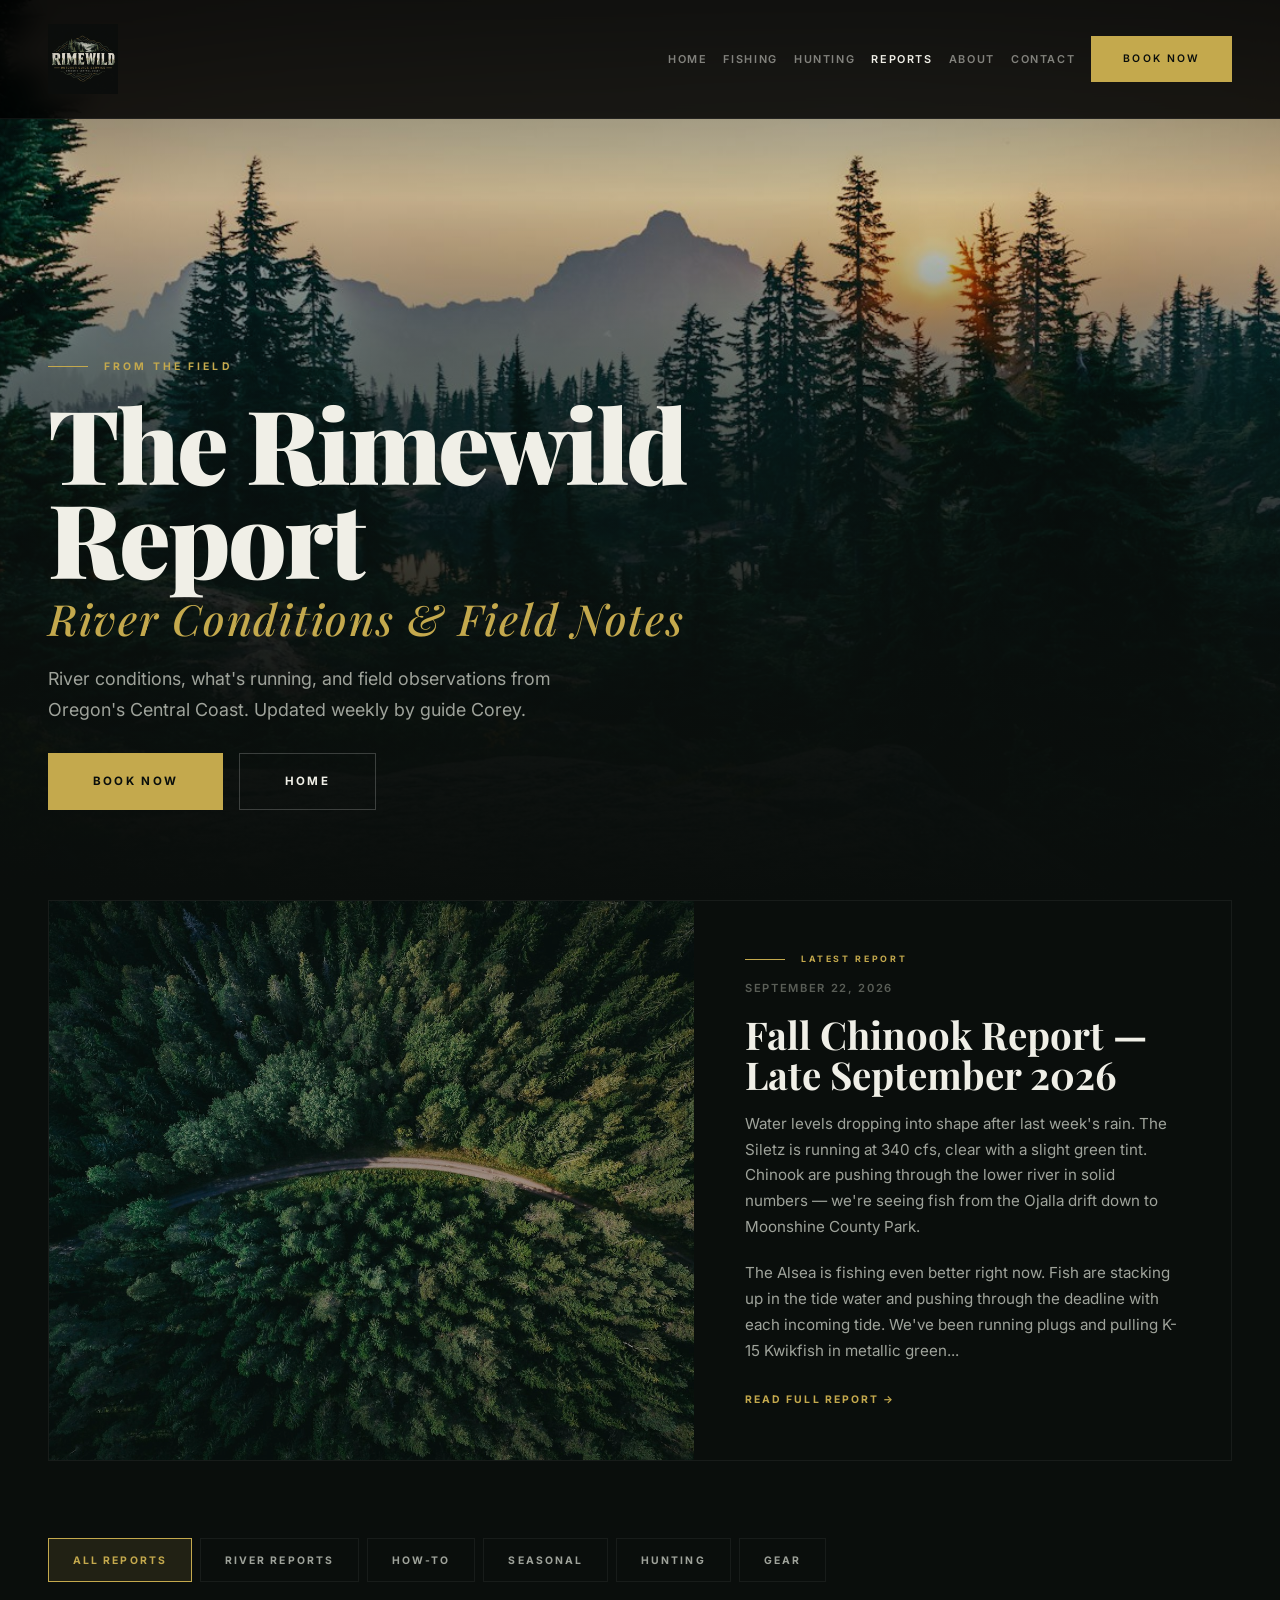
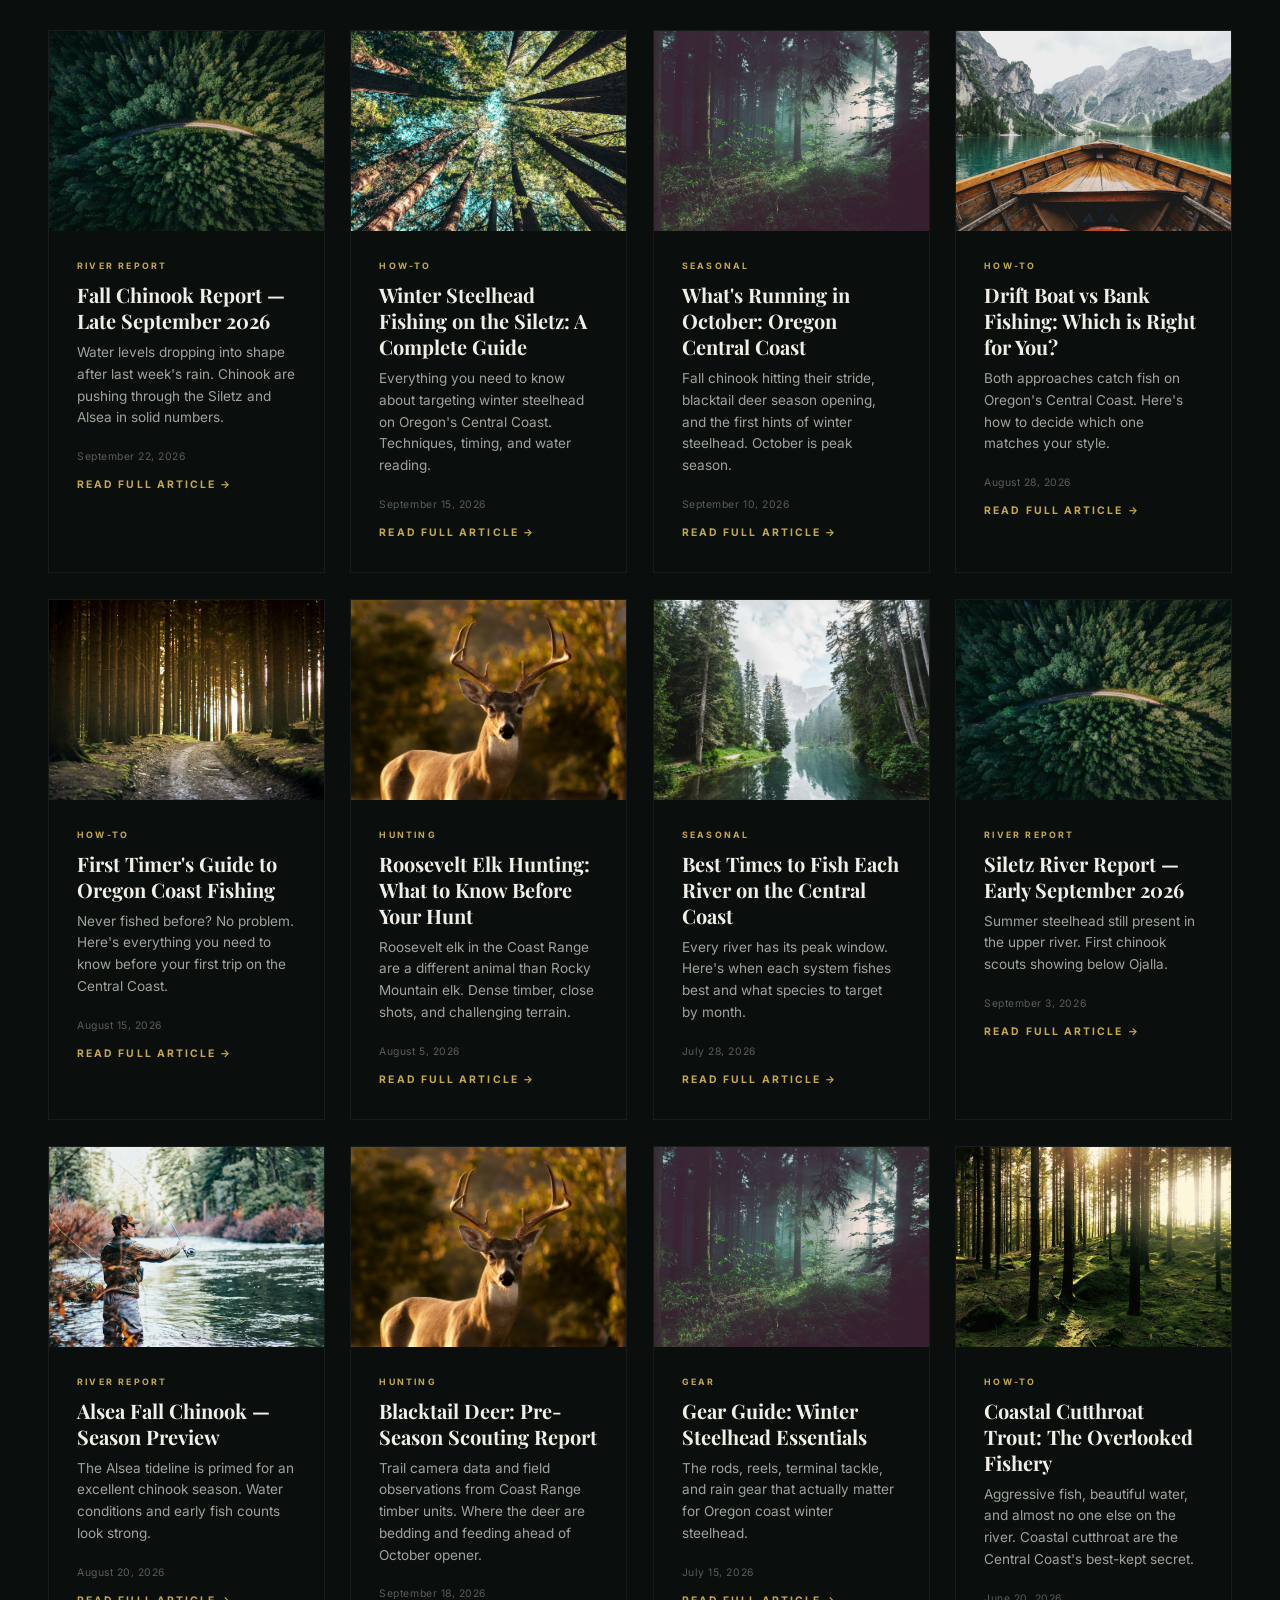
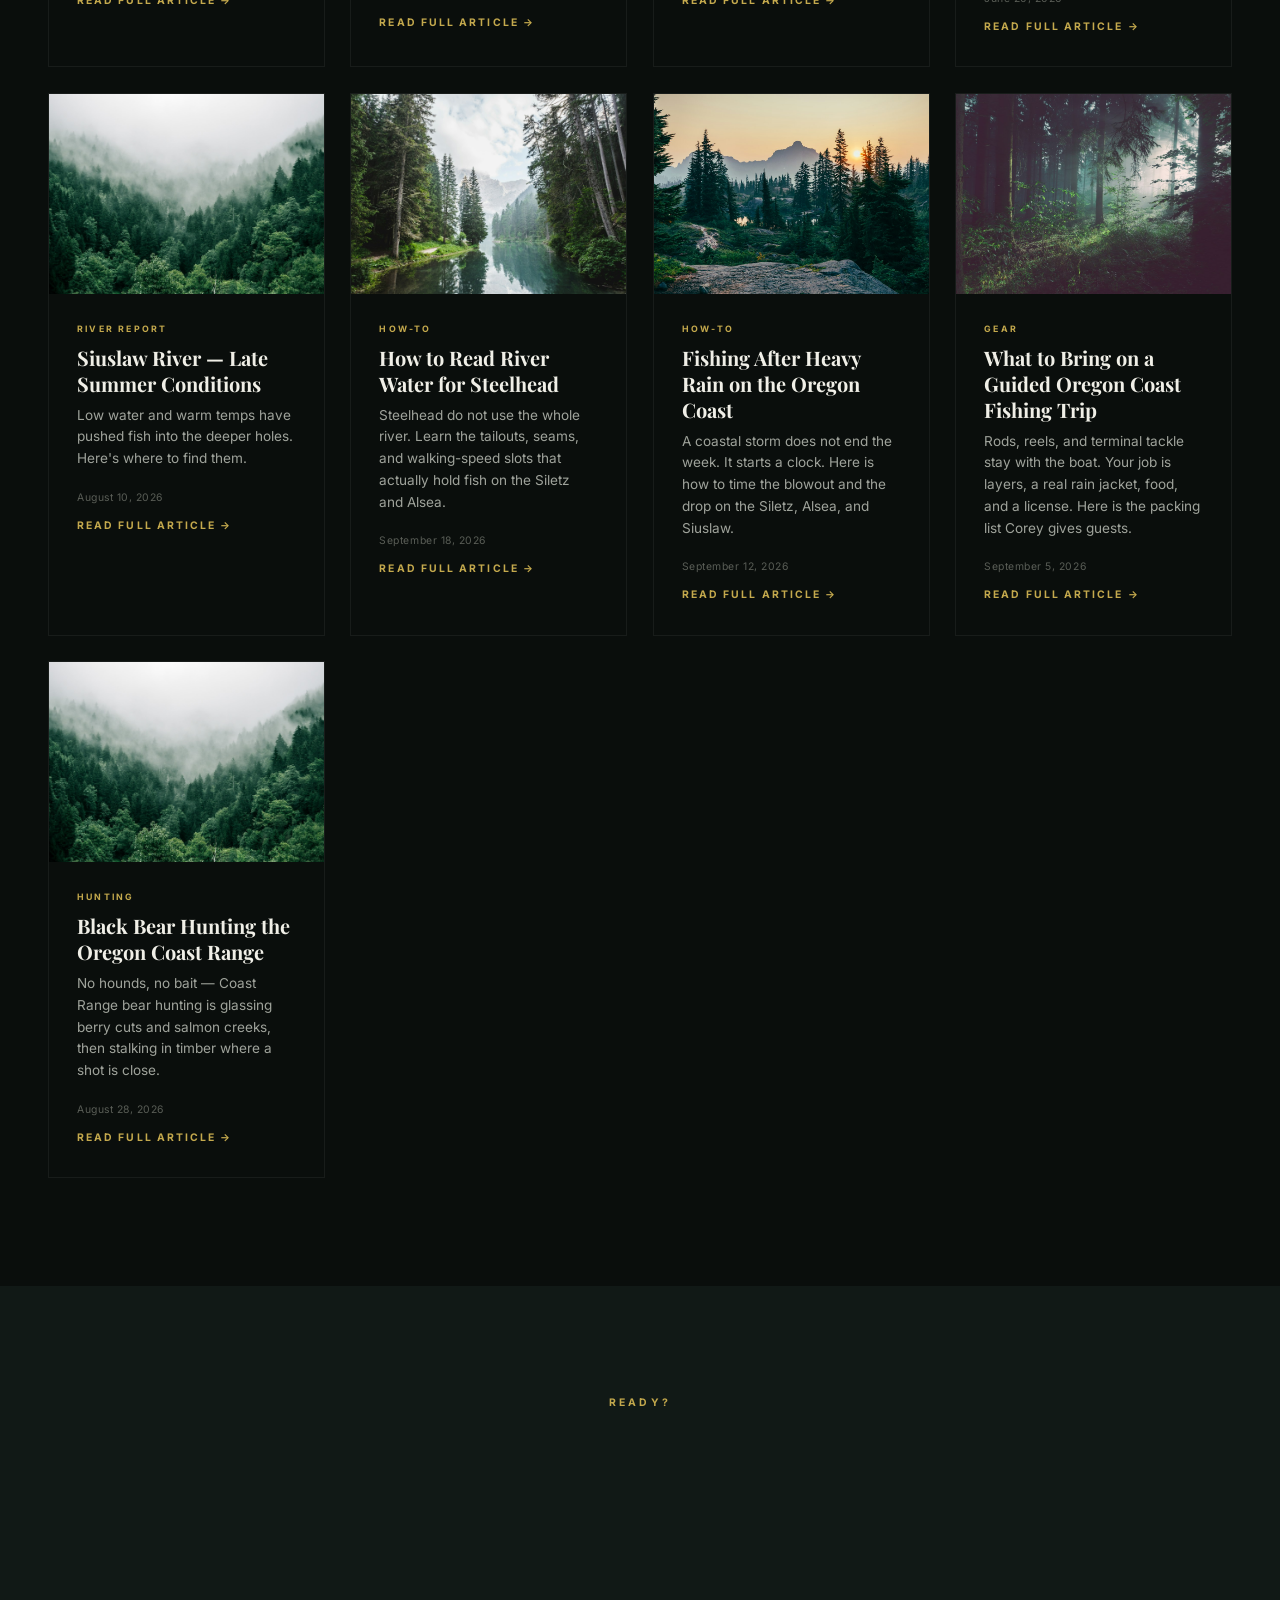
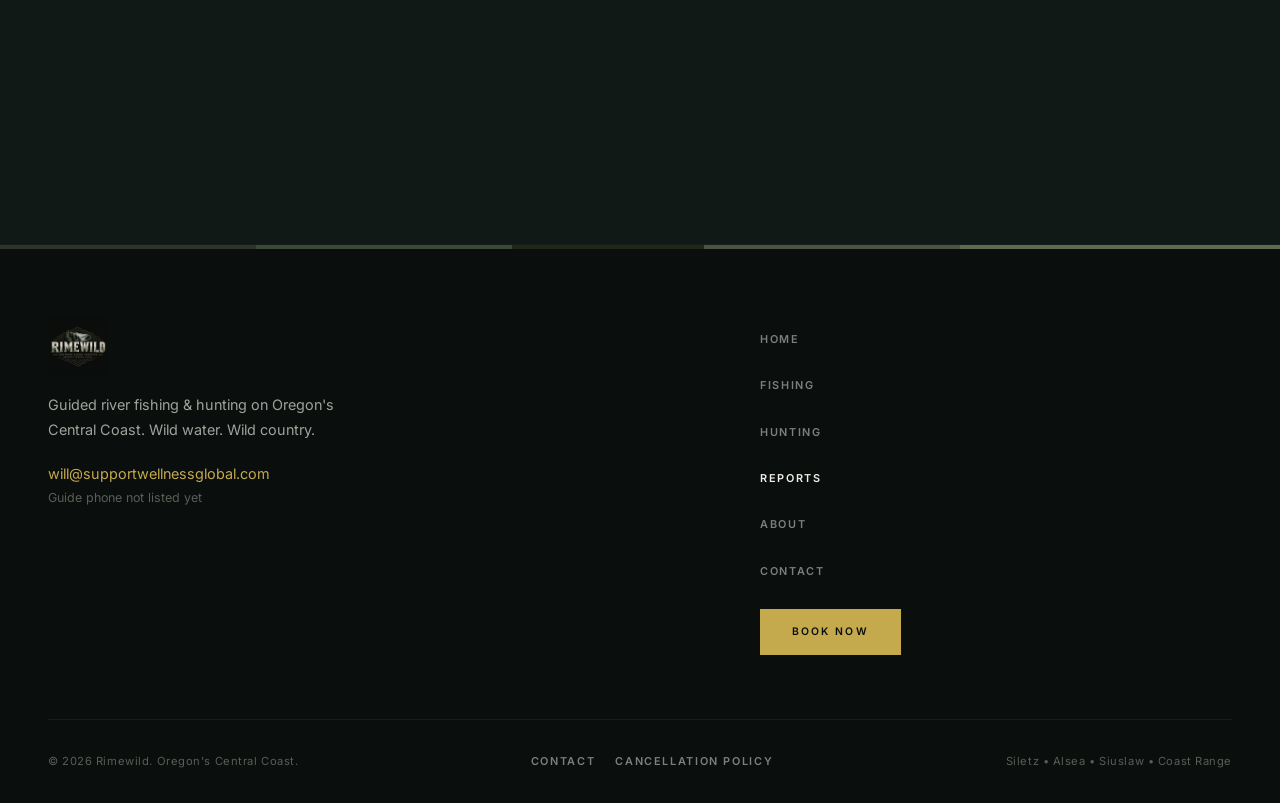
<file: reports.html>
<!DOCTYPE html>
<html lang="en">
<head>
  <meta charset="UTF-8">
  <meta name="viewport" content="width=device-width, initial-scale=1.0, viewport-fit=cover">
  <title>The Rimewild Report — River Conditions & Field Reports | Oregon Central Coast</title>
  <meta name="description" content="River conditions, seasonal fishing and hunting reports, how-to guides, and field observations from Oregon's Central Coast. Updated weekly by guide Corey.">
  <meta name="robots" content="index, follow">
  <meta name="theme-color" content="#0a0e0c">
  <link rel="canonical" href="https://luckygoats33.github.io/rimewild/reports.html">
  <meta property="og:title" content="The Rimewild Report — River Conditions & Field Reports">
  <meta property="og:description" content="River conditions, fishing and hunting reports, and field observations from Oregon's Central Coast.">
  <meta property="og:type" content="website">
  <meta property="og:url" content="https://luckygoats33.github.io/rimewild/reports.html">
  <meta property="og:image" content="https://luckygoats33.github.io/rimewild/assets/images/fishing-river.jpg">
  <meta property="og:site_name" content="Rimewild">
  <meta name="twitter:card" content="summary_large_image">
  <meta name="twitter:title" content="The Rimewild Report — River Conditions & Field Reports">
  <meta name="twitter:description" content="River conditions, fishing and hunting reports from Oregon's Central Coast.">
  <meta name="twitter:image" content="https://luckygoats33.github.io/rimewild/assets/images/fishing-river.jpg">
  <meta name="geo.region" content="US-OR">
  <meta name="geo.placename" content="Lincoln City, Oregon">
  <script type="application/ld+json">
  {
    "@context": "https://schema.org",
    "@type": "Blog",
    "name": "The Rimewild Report",
    "description": "River conditions, fishing and hunting reports from Oregon's Central Coast",
    "url": "https://luckygoats33.github.io/rimewild/reports.html",
    "publisher": {
      "@type": "Organization",
      "name": "Rimewild"
    }
  }
  </script>
  <link rel="preconnect" href="https://fonts.googleapis.com">
  <link rel="preconnect" href="https://fonts.gstatic.com" crossorigin>
  <link href="https://fonts.googleapis.com/css2?family=Playfair+Display:ital,wght@0,400;0,500;0,600;0,700;0,800;0,900;1,400;1,500;1,600&family=Inter:wght@300;400;500;600;700;800&display=swap" rel="stylesheet">
  <style>
*,*::before,*::after{box-sizing:border-box}
:root{
  --bg:#0a0e0c;--bg-elevated:#111916;--bg-card:#151d19;--bg-card-hover:#1c2821;
  --text:#f0efe7;--text-dim:#9fa39b;--text-muted:#5a5e57;
  --gold:#c4a94d;--gold-bright:#dfc462;--gold-dim:rgba(196,169,77,.12);
  --green:#3d6b4f;--green-bright:#5ba373;
  --camo-1:#2d3328;--camo-2:#3b4a34;--camo-3:#1e2819;--camo-4:#4a5340;--camo-5:#5c6b4f;
  --border:rgba(255,255,255,.06);--border-hover:rgba(255,255,255,.12);
  --shadow:0 20px 60px rgba(0,0,0,.4);
  --font-display:'Playfair Display',Georgia,serif;
  --font-body:'Inter',-apple-system,BlinkMacSystemFont,sans-serif;
  color-scheme:dark;
}
body{margin:0;font-family:var(--font-body);background:var(--bg);color:var(--text);line-height:1.7;overflow-x:hidden;-webkit-font-smoothing:antialiased}
h1,h2,h3,h4,h5{font-family:var(--font-display);font-weight:700;line-height:1.05;margin:0}
p{margin:0 0 1.25rem}
a{color:var(--gold);text-decoration:none;transition:color .2s}a:hover{color:var(--gold-bright)}
img{max-width:100%;height:auto;display:block}
button{font-family:var(--font-body);cursor:pointer;border:none;transition:all .3s ease}
.sr-only{position:absolute;width:1px;height:1px;padding:0;margin:-1px;overflow:hidden;clip:rect(0,0,0,0);border:0}

.wrap{max-width:1400px;margin:0 auto;padding-inline:clamp(20px,4vw,48px)}
.sec{padding-block:clamp(80px,12vh,160px)}
.sec-alt{background:var(--bg-elevated)}

.eyebrow{font-family:var(--font-body);font-size:.65rem;font-weight:700;letter-spacing:.3em;text-transform:uppercase;color:var(--gold);margin-bottom:1.5rem;display:flex;align-items:center;gap:1rem}
.eyebrow::before{content:'';width:40px;height:1px;background:var(--gold)}
.eyebrow-center{justify-content:center}.eyebrow-center::before{display:none}
.eyebrow-sm{font-size:.55rem;margin-bottom:.75rem}

.big-title{font-size:clamp(2.8rem,6vw,5.5rem);text-wrap:balance;letter-spacing:-.02em;margin-bottom:1rem}
.med-title{font-size:clamp(2rem,4vw,3.5rem);letter-spacing:-.01em;margin-bottom:.75rem}
.subtitle{font-family:var(--font-display);font-style:italic;font-size:clamp(1.1rem,2vw,1.4rem);color:var(--text-dim);max-width:55ch;line-height:1.5}

.btn{display:inline-flex;align-items:center;gap:.6rem;padding:1.1rem 2.8rem;font-size:.72rem;font-weight:700;letter-spacing:.2em;text-transform:uppercase;border-radius:0;transition:all .35s ease}
.btn-gold{background:var(--gold);color:var(--bg)}
.btn-gold:hover{background:var(--gold-bright);color:var(--bg);transform:translateY(-2px);box-shadow:0 8px 30px rgba(196,169,77,.3)}
.btn-ghost{background:transparent;color:var(--text);border:1px solid rgba(255,255,255,.2);padding:1.1rem 2.8rem}
.btn-ghost:hover{border-color:var(--gold);color:var(--gold)}

/* NAV */
.nav{position:fixed;top:0;left:0;right:0;z-index:500;padding:1.5rem 0;transition:all .5s;background:rgba(0,0,0,.85);backdrop-filter:blur(12px);-webkit-backdrop-filter:blur(12px);border-bottom:1px solid var(--border)}
.nav.scrolled{padding:.75rem 0}
.nav-inner{max-width:1400px;margin:0 auto;padding-inline:clamp(20px,4vw,48px);display:flex;align-items:center;justify-content:space-between}
.nav-logo img{height:70px;width:auto;transition:height .4s}
.nav.scrolled .nav-logo img{height:52px}
.nav-links{display:flex;align-items:center;gap:2.5rem;list-style:none;margin:0;padding:0}
.nav-links a{font-size:.68rem;font-weight:600;letter-spacing:.15em;text-transform:uppercase;color:rgba(240,239,231,.5);transition:color .3s}
.nav-links a:hover,.nav-links a.active{color:var(--text)}
.nav-cta .btn-gold{padding:.875rem 2rem;font-size:.65rem;min-height:44px}
.nav-toggle{display:none;background:none;color:var(--text);font-size:1.6rem;padding:.25rem}

/* PAGE HERO */
.page-hero{padding:clamp(140px,18vh,200px) 0 clamp(60px,10vh,120px);position:relative;overflow:hidden}
.page-hero-bg{position:absolute;inset:0;background-size:cover;background-position:center}
.page-hero-bg::after{content:'';position:absolute;inset:0;background:linear-gradient(180deg,rgba(10,14,12,.7) 0%,rgba(10,14,12,.5) 40%,rgba(10,14,12,.9) 80%,var(--bg) 100%)}
.page-hero .wrap{position:relative;z-index:1}

/* FILTER BAR */
.filter-bar{display:flex;flex-wrap:wrap;gap:.75rem;margin-bottom:3rem}
.filter-btn{background:transparent;border:1px solid var(--border);padding:.75rem 1.5rem;font-size:.65rem;font-weight:700;letter-spacing:.2em;text-transform:uppercase;color:var(--text-dim);cursor:pointer;transition:all .25s}
.filter-btn:hover{border-color:var(--gold);color:var(--gold)}
.filter-btn.active{border-color:var(--gold);background:var(--gold-dim);color:var(--gold)}

/* FEATURED ARTICLE */
.featured-article{display:grid;grid-template-columns:1.2fr 1fr;gap:0;border:1px solid var(--border);margin-bottom:clamp(3rem,6vw,5rem)}
@media(max-width:768px){.featured-article{grid-template-columns:1fr}}
.featured-article-visual{position:relative;min-height:400px;background-size:cover;background-position:center;overflow:hidden}
.featured-article-visual::after{content:'';position:absolute;inset:0;background:rgba(10,14,12,.3)}
.featured-article-body{padding:clamp(2rem,4vw,3.5rem);display:flex;flex-direction:column;justify-content:center}
.featured-article-body h2{font-size:clamp(1.8rem,3vw,2.5rem);margin-bottom:1rem}
.featured-article-body .date{font-size:.7rem;font-weight:600;letter-spacing:.15em;text-transform:uppercase;color:var(--text-muted);margin-bottom:1rem;display:block}
.featured-article-body p{color:var(--text-dim);font-size:.95rem;line-height:1.7}

/* REPORT GRID */
.report-grid{display:grid;grid-template-columns:repeat(auto-fill,minmax(340px,1fr));gap:clamp(1rem,2vw,2rem)}
@media(max-width:400px){.report-grid{grid-template-columns:1fr}}
.report-card{border:1px solid var(--border);overflow:hidden;transition:all .4s;cursor:pointer}
.report-card:hover{border-color:var(--gold);transform:translateY(-3px);box-shadow:var(--shadow)}
.report-card-img-wrap{overflow:hidden;height:200px}
.report-card-img{height:200px;background-size:cover;background-position:center;transition:transform .6s}
.report-card:hover .report-card-img{transform:scale(1.04)}
.report-card-body{padding:1.75rem}
.report-card-cat{font-size:.55rem;font-weight:700;letter-spacing:.25em;text-transform:uppercase;color:var(--gold);margin-bottom:.5rem;display:block}
.report-card h3{font-size:1.25rem;margin-bottom:.5rem;line-height:1.3;transition:color .2s}
.report-card:hover h3{color:var(--gold)}
.report-card p{font-size:.85rem;color:var(--text-dim);margin:0 0 .75rem;line-height:1.6}
.report-card .date{font-size:.65rem;color:var(--text-muted);letter-spacing:.05em}
.report-card .read-more{font-size:.65rem;font-weight:700;letter-spacing:.2em;text-transform:uppercase;color:var(--gold);display:inline-block;margin-top:.5rem;transition:color .2s}
.report-card:hover .read-more{color:var(--gold-bright)}

/* FULL ARTICLE */
.article-full{display:none;border:1px solid var(--border);margin-bottom:2rem;overflow:hidden}
.article-full.open{display:block}
.article-full-hero{height:clamp(250px,35vw,400px);background-size:cover;background-position:center;position:relative}
.article-full-hero::after{content:'';position:absolute;inset:0;background:linear-gradient(to top,var(--bg-card) 0%,transparent 50%)}
.article-full-body{padding:clamp(2rem,4vw,4rem);max-width:800px}
.article-full-body .article-cat{font-size:.55rem;font-weight:700;letter-spacing:.25em;text-transform:uppercase;color:var(--gold);margin-bottom:1rem;display:block}
.article-full-body h2{font-size:clamp(1.8rem,3.5vw,2.8rem);margin-bottom:1rem}
.article-full-body .article-meta{font-size:.7rem;color:var(--text-muted);letter-spacing:.08em;margin-bottom:2rem;display:flex;gap:2rem;flex-wrap:wrap}
.article-full-body .article-content{color:var(--text-dim);font-size:1rem;line-height:1.85}
.article-full-body .article-content h3{font-size:1.4rem;margin:2rem 0 1rem;color:var(--text)}
.article-full-body .article-content h4{font-size:1.1rem;margin:1.5rem 0 .75rem;color:var(--text)}
.article-full-body .article-content ul{padding-left:1.5rem;margin:0 0 1.25rem}
.article-full-body .article-content li{margin-bottom:.5rem}
.article-full-body .article-content strong{color:var(--text)}
.article-close{background:none;color:var(--text-muted);font-size:.65rem;font-weight:700;letter-spacing:.2em;text-transform:uppercase;padding:.5rem 0;display:inline-flex;align-items:center;gap:.5rem;margin-top:2rem;cursor:pointer;transition:color .2s}
.article-close:hover{color:var(--text)}

/* BOOKING MODAL */
.booking-overlay{position:fixed;inset:0;background:rgba(0,0,0,.8);backdrop-filter:blur(8px);z-index:1000;display:none;align-items:center;justify-content:center;padding:24px}
.booking-overlay.show{display:flex}
.booking-modal{background:var(--bg-elevated);border:1px solid var(--border);width:100%;max-width:580px;max-height:90vh;overflow-y:auto;padding:clamp(2rem,4vw,3.5rem)}
.booking-modal h2{font-size:clamp(1.5rem,3vw,2rem);margin-bottom:.5rem}
.booking-close{float:right;background:none;color:var(--text-muted);font-size:2rem;padding:0;line-height:1}
.booking-close:hover{color:var(--text)}
.form-group{margin-bottom:1.5rem}
.form-label{display:block;font-size:.6rem;font-weight:700;letter-spacing:.25em;text-transform:uppercase;color:var(--text-muted);margin-bottom:.5rem}
.form-input{width:100%;padding:.9rem 1.25rem;background:var(--bg);border:1px solid var(--border);color:var(--text);font-family:var(--font-body);font-size:.9rem;transition:border-color .2s}
.form-input:focus{outline:none;border-color:var(--gold)}
.form-input::placeholder{color:var(--text-muted)}
select.form-input{appearance:none;background-image:url("data:image/svg+xml,%3Csvg width='12' height='8' xmlns='http://www.w3.org/2000/svg'%3E%3Cpath d='M1 1l5 5 5-5' stroke='%235a5e57' fill='none' stroke-width='1.5'/%3E%3C/svg%3E");background-repeat:no-repeat;background-position:right 1.25rem center;padding-right:3rem}
.form-row{display:grid;grid-template-columns:1fr 1fr;gap:1.25rem}
@media(max-width:480px){.form-row{grid-template-columns:1fr}}
.form-success{text-align:center;padding:3rem 0}
.form-success h3{font-size:2rem;margin-bottom:.75rem;color:var(--gold)}

/* FOOTER */
.footer{border-top:1px solid var(--border);padding:clamp(4rem,8vh,6rem) 0 2rem}
.footer-top{display:grid;grid-template-columns:2fr 1fr 1fr 1fr;gap:clamp(2rem,4vw,4rem);margin-bottom:4rem}
@media(max-width:768px){.footer-top{grid-template-columns:1fr 1fr}}
@media(max-width:480px){.footer-top{grid-template-columns:1fr}}
.footer-brand{font-family:var(--font-display);font-size:clamp(1.5rem,3vw,2rem);font-weight:800;letter-spacing:.1em;text-transform:uppercase;margin-bottom:1.25rem}
.footer-brand span{color:var(--gold)}
.footer h5{font-size:.6rem;font-weight:700;letter-spacing:.3em;text-transform:uppercase;color:var(--text-muted);margin-bottom:1.25rem}
.footer-links{list-style:none;padding:0;margin:0}
.footer-links li{margin-bottom:.6rem}
.footer-links a{font-size:.88rem;color:var(--text-dim)}
.footer-links a:hover{color:var(--text)}
.footer-bottom{border-top:1px solid var(--border);padding-top:2rem;display:flex;justify-content:space-between;flex-wrap:wrap;gap:1rem;font-size:.7rem;letter-spacing:.05em;color:var(--text-muted)}

/* ANIMATIONS */
@media(prefers-reduced-motion:no-preference){
  .reveal{opacity:0;transform:translateY(40px);transition:opacity .8s cubic-bezier(.16,1,.3,1),transform .8s cubic-bezier(.16,1,.3,1)}
  .reveal.vis{opacity:1;transform:translateY(0)}
}
@media(prefers-reduced-motion:reduce){.reveal{opacity:1;transform:none}}
.camo-stripe{position:relative}
.camo-stripe::before{content:'';position:absolute;top:0;left:0;right:0;height:4px;background:repeating-linear-gradient(90deg,var(--camo-1) 0,var(--camo-1) 20%,var(--camo-2) 20%,var(--camo-2) 40%,var(--camo-3) 40%,var(--camo-3) 55%,var(--camo-4) 55%,var(--camo-4) 75%,var(--camo-5) 75%,var(--camo-5) 100%)}
.camo-nav-border{border-bottom:3px solid transparent;border-image:repeating-linear-gradient(90deg,var(--camo-1) 0 8px,var(--camo-2) 8px 18px,var(--camo-3) 18px 28px,var(--camo-4) 28px 38px,var(--camo-5) 38px 50px) 1}
@media(max-width:480px){.nav-logo img{height:50px!important}}
@media(max-width:360px){.nav-logo img{height:44px!important}}
  </style>
  <link rel="stylesheet" href="assets/polish.css">
</head>
<body>

<!-- RIMEWILD:HEADER start -->
<nav class="nav site-header" id="nav">
  <div class="nav-inner">
    <a href="index.html" class="nav-logo"><img src="assets/logo.png" alt="Rimewild" width="1024" height="1024"></a>
    <ul class="nav-links" id="navLinks">
        <li><a href="index.html">Home</a></li>
        <li><a href="fishing.html">Fishing</a></li>
        <li><a href="hunting.html">Hunting</a></li>
        <li><a href="reports.html" class="active" aria-current="page">Reports</a></li>
        <li><a href="about.html">About</a></li>
        <li><a href="contact.html">Contact</a></li>
        <li class="nav-cta"><a href="index.html#booking-section" class="btn btn-gold" onclick="openBooking();return false">Book Now</a></li>
    </ul>
    <button class="nav-toggle" id="navToggle" type="button" aria-label="Open menu" aria-controls="navLinks" aria-expanded="false">&#9776;</button>
  </div>
</nav>
<!-- RIMEWILD:HEADER end -->

<main>
<!-- HERO -->
<section class="site-hero" id="hero">
  <div class="site-hero-media" style="background-image:url('assets/images/misty-mountains.jpg')" role="img" aria-label="Mist over the Coast Range"></div>
  <div class="site-hero-overlay"></div>
  <div class="site-hero-content">
    <p class="eyebrow">From the Field</p>
    <h1 class="site-hero-title">The Rimewild<br>Report<span>River Conditions &amp; Field Notes</span></h1>
    <p class="site-hero-sub">River conditions, what's running, and field observations from Oregon's Central Coast. Updated weekly by guide Corey.</p>
    <div class="site-hero-ctas">
      <a href="index.html#booking-section" class="btn btn-gold" onclick="openBooking();return false">Book Now</a>
      <a href="index.html" class="btn btn-ghost">Home</a>
    </div>
  </div>
</section>

<!-- FEATURED ARTICLE -->
<section class="sec" style="padding-top:0">
  <div class="wrap">
    <div class="featured-article reveal" id="featured-article" role="button" tabindex="0" aria-label="Read full report: Fall Chinook Report, Late September 2026" onclick="openArticle('fall-chinook-sept')" onkeydown="if(event.key==='Enter'||event.key===' '){event.preventDefault();openArticle('fall-chinook-sept')}">
      <div class="featured-article-visual" style="background-image:url('assets/images/oregon-river.jpg')"></div>
      <div class="featured-article-body">
        <div class="eyebrow eyebrow-sm">Latest Report</div>
        <span class="date">September 22, 2026</span>
        <h2>Fall Chinook Report &mdash; Late September 2026</h2>
        <p>Water levels dropping into shape after last week's rain. The Siletz is running at 340 cfs, clear with a slight green tint. Chinook are pushing through the lower river in solid numbers &mdash; we're seeing fish from the Ojalla drift down to Moonshine County Park.</p>
        <p>The Alsea is fishing even better right now. Fish are stacking up in the tide water and pushing through the deadline with each incoming tide. We've been running plugs and pulling K-15 Kwikfish in metallic green...</p>
        <span style="font-size:.65rem;font-weight:700;letter-spacing:.2em;text-transform:uppercase;color:var(--gold);margin-top:.5rem;display:inline-block">Read Full Report &rarr;</span>
      </div>
    </div>

    <!-- FILTERS -->
    <div class="filter-bar" id="filterBar">
      <button type="button" class="filter-btn active" data-cat="all">All Reports</button>
      <button type="button" class="filter-btn" data-cat="river">River Reports</button>
      <button type="button" class="filter-btn" data-cat="howto">How-To</button>
      <button type="button" class="filter-btn" data-cat="seasonal">Seasonal</button>
      <button type="button" class="filter-btn" data-cat="hunting">Hunting</button>
      <button type="button" class="filter-btn" data-cat="gear">Gear</button>
    </div>

    <!-- REPORT GRID -->
    <div class="report-grid reveal" id="reportGrid">
      <!-- Cards injected by JS -->
    </div>
  </div>
</section>

<!-- FULL ARTICLE CONTAINERS -->
<section class="sec article-reader" id="articleSection" hidden>
  <div class="wrap" id="articleContainer">
    <!-- Articles injected by JS -->
  </div>
</section>

<!-- CTA -->
<section class="sec sec-alt">
  <div class="wrap" style="text-align:center">
    <div class="eyebrow eyebrow-center">Ready?</div>
    <h2 class="big-title reveal">Book Your<br>Experience</h2>
    <p class="subtitle reveal" style="margin-inline:auto;margin-bottom:2.5rem">Conditions are right. Let's get on the water.</p>
    <button class="btn btn-gold reveal" onclick="openBooking()">Book a Trip</button>
  </div>
</section>

</main>
<!-- RIMEWILD:FOOTER start -->
<footer class="footer camo-stripe">
  <div class="wrap">
    <div class="footer-top">
      <div class="footer-brand-block">
        <a href="index.html" class="footer-brand"><img src="assets/logo.png" alt="Rimewild" width="1024" height="1024"></a>
        <p class="footer-tagline">Guided river fishing &amp; hunting on Oregon's Central Coast. Wild water. Wild country.</p>
        <p class="footer-contact"><a href="mailto:will@supportwellnessglobal.com">will@supportwellnessglobal.com</a><br><span>Guide phone not listed yet</span></p>
      </div>
      <nav class="footer-site-nav" aria-label="Footer">
        <ul class="nav-links">
        <li><a href="index.html">Home</a></li>
        <li><a href="fishing.html">Fishing</a></li>
        <li><a href="hunting.html">Hunting</a></li>
        <li><a href="reports.html" class="active" aria-current="page">Reports</a></li>
        <li><a href="about.html">About</a></li>
        <li><a href="contact.html">Contact</a></li>
        <li class="nav-cta"><a href="index.html#booking-section" class="btn btn-gold" onclick="openBooking();return false">Book Now</a></li>
        </ul>
      </nav>
    </div>
    <div class="footer-bottom">
      <span>&copy; 2026 Rimewild. Oregon's Central Coast.</span>
      <nav class="footer-legal" aria-label="Legal">
        <a href="mailto:will@supportwellnessglobal.com">Contact</a>
        <a href="index.html#faq">Cancellation Policy</a>
      </nav>
      <span>Siletz &bull; Alsea &bull; Siuslaw &bull; Coast Range</span>
    </div>
  </div>
</footer>
<nav class="mobile-bar camo-stripe" aria-label="Email or book">
  <a class="btn btn-ghost" href="mailto:will@supportwellnessglobal.com?subject=Rimewild%20inquiry" aria-label="Email will@supportwellnessglobal.com. Guide phone is not listed yet.">Call<small>No phone yet</small></a>
  <button class="btn btn-gold" type="button" onclick="openBooking()">Book Now</button>
</nav>
<!-- RIMEWILD:FOOTER end -->

<!-- BOOKING MODAL -->
<div class="booking-overlay" id="bookingOverlay" onclick="if(event.target===this)closeBooking()">
  <div class="booking-modal">
    <button class="booking-close" onclick="closeBooking()" aria-label="Close">&times;</button>
    <div id="bookingForm">
      <h2>Book Your Rimewild<br>Experience</h2>
      <p class="booking-lead">This form opens your email app with a message to <a href="mailto:will@supportwellnessglobal.com">will@supportwellnessglobal.com</a>. Send it to request the date — nothing is booked until that message goes out. Guide phone is not listed yet.</p>
      <form class="booking-request" action="mailto:will@supportwellnessglobal.com" method="POST" enctype="text/plain" onsubmit="return submitBooking(event)">
        <div class="form-group"><label class="form-label" for="bTrip">Experience</label><select class="form-input" id="bTrip" name="bTrip" required><option value="">Select a trip...</option><option value="Winter Steelhead Drift">Winter Steelhead Drift &mdash; $395/angler</option><option value="Fall Chinook Salmon">Fall Chinook Salmon &mdash; $395/angler</option><option value="Summer Steelhead">Summer Steelhead &mdash; $375/angler</option><option value="Cutthroat & Trout">Cutthroat &amp; Trout &mdash; $295/angler</option><option value="Bank & Wade Fishing">Bank &amp; Wade Fishing &mdash; $275/angler</option><option value="Family & Beginner">Family &amp; Beginner &mdash; $350/group</option><option value="Half-Day Fishing">Half-Day Fishing &mdash; $275/angler</option><option value="Roosevelt Elk Hunt">Roosevelt Elk Hunt &mdash; $2,800/hunter</option><option value="Blacktail Deer Hunt">Blacktail Deer Hunt &mdash; $1,800/hunter</option><option value="Black Bear Hunt">Black Bear Hunt &mdash; $2,200/hunter</option><option value="Spring Turkey Hunt">Spring Turkey &mdash; $350/hunter</option><option value="Predator Hunt">Predator &amp; Varmint &mdash; $275/hunter</option><option value="Waterfowl Hunt">Waterfowl &mdash; $325/hunter</option><option value="Upland Bird Hunt">Upland Bird Hunt &mdash; $295/hunter</option><option value="Private/Custom">Private / Custom Experience</option></select></div>
        <div class="form-row"><div class="form-group"><label class="form-label" for="bDate">Preferred Date</label><input type="date" class="form-input" id="bDate" name="bDate" required></div><div class="form-group"><label class="form-label" for="bGuests">Number of Guests</label><select class="form-input" id="bGuests" name="bGuests" required><option value="1">1 person</option><option value="2">2 people</option><option value="3">3 people</option><option value="4">4 people</option><option value="5+">5+ (group)</option></select></div></div>
        <div class="form-row"><div class="form-group"><label class="form-label" for="bName">Full Name</label><input type="text" class="form-input" id="bName" name="bName" autocomplete="name" placeholder="Your name" required></div><div class="form-group"><label class="form-label" for="bEmail">Email</label><input type="email" class="form-input" id="bEmail" name="bEmail" autocomplete="email" placeholder="you@example.com" required></div></div>
        <div class="form-group"><label class="form-label" for="bPhone">Phone</label><input type="tel" class="form-input" id="bPhone" name="bPhone" autocomplete="tel" placeholder="Your number (optional)"></div>
        <div class="form-group"><label class="form-label" for="bExp">Experience Level</label><select class="form-input" id="bExp" name="bExp"><option value="first-timer">First Timer</option><option value="some">Some Experience</option><option value="experienced">Experienced</option></select></div>
        <div class="form-group"><label class="form-label" for="bNotes">Anything We Should Know?</label><textarea class="form-input" id="bNotes" name="bNotes" rows="3" placeholder="Special requests, questions..."></textarea></div>
        <button type="submit" class="btn btn-gold" style="width:100%;justify-content:center;margin-top:.5rem;padding:1.1rem">Email This Request</button>
      </form>
    </div>
    <div id="bookingSuccess" hidden>
      <div class="form-success">
        <h3>Your email app should open</h3>
        <p style="color:var(--text-dim)">Nothing is booked until you send the message addressed to <a href="mailto:will@supportwellnessglobal.com">will@supportwellnessglobal.com</a>.</p>
        <button class="btn btn-ghost" type="button" onclick="closeBooking()">Close</button>
      </div>
    </div>
  </div>
</div>

<script src="assets/reports-extra.js"></script>
<script>
// NAV
const nav=document.getElementById('nav');
window.addEventListener('scroll',()=>{const s=window.scrollY>60;nav.classList.toggle('scrolled',s);nav.classList.toggle('camo-nav-border',s)},{passive:true});
document.getElementById('navToggle').addEventListener('click',()=>{const n=document.getElementById('navLinks');n.classList.toggle('open');const isOpen=n.classList.contains('open');document.body.classList.toggle('nav-open',isOpen);document.getElementById('navToggle').innerHTML=isOpen?'&#10005;':'&#9776;'});
document.querySelectorAll('.nav-links a').forEach(a=>{a.addEventListener('click',()=>{document.getElementById('navLinks').classList.remove('open');document.getElementById('navToggle').innerHTML='&#9776;'})});

// BOOKING
function openBooking(t){const o=document.getElementById('bookingOverlay');o.classList.add('show');document.body.style.overflow='hidden';document.getElementById('bookingForm').hidden=false;document.getElementById('bookingSuccess').hidden=true;if(t){const s=document.getElementById('bTrip');for(let i=0;i<s.options.length;i++){if(s.options[i].value===t){s.selectedIndex=i;break}}}}
function closeBooking(){document.getElementById('bookingOverlay').classList.remove('show');document.body.style.overflow=''}
function submitBooking(e){e.preventDefault();document.getElementById('bookingForm').hidden=true;document.getElementById('bookingSuccess').hidden=false}

// ARTICLES DATA
const articles = [
  {
    id:'fall-chinook-sept',cat:'river',img:'assets/images/oregon-river.jpg',
    title:'Fall Chinook Report — Late September 2026',
    excerpt:'Water levels dropping into shape after last week\'s rain. Chinook are pushing through the Siletz and Alsea in solid numbers.',
    date:'September 22, 2026',
    content:`<h3>Current Conditions</h3>
<p>Water levels dropped nicely after last week's system. The Siletz is running at <strong>340 cfs at the Siletz gauge</strong>, down from 1,200 cfs on Monday. Clarity is good — about 3 feet of visibility with a slight green tint, which is exactly what we want for chinook. The Alsea is running similarly, with the tideline near the deadline producing fish on each incoming tide.</p>

<p>Water temperatures are sitting in the low 50s on the Siletz, mid-50s on the Alsea. These are ideal chinook temps — the fish are active but not stressed.</p>

<h3>What's Working</h3>
<p>On the Siletz, we've been running <strong>plugs from the Ojalla drift down to Moonshine County Park</strong>. The K-15 Kwikfish in metallic green and the gold/chartreuse Mag Lip have both been producing. We're wrapping them with sardine fillets — that scent trail in the current is making the difference between hookups and follows.</p>

<p>Bobber and jig has been effective in the slower tailouts above Sam Creek. A <strong>3/8 oz pink and white jig under a Cheater float</strong>, fished tight to the bank seams, has been our most consistent producer for bank anglers. Cast upstream 45 degrees, mend the line, and let the jig swing through the seam. Strikes are subtle — watch for the float to hesitate rather than dive.</p>

<p>The Alsea tideline has been fishing well on the incoming tide. Spinners and spoons near the deadline are producing fish, with <strong>Blue Fox Vibrax in size 5 chrome/blue</strong> being the standout. Cast across the current and retrieve just fast enough to feel the blade thump.</p>

<h3>Bank Access</h3>
<p>The gravel bar below Ojalla Bridge is fishable and producing. Morgan County Park is also accessible with decent bank access to several holes. On the Alsea, the ODFW boat ramp at Hellion Rapids has good bank water on both sides.</p>

<h3>Forecast</h3>
<p>NOAA has another system coming Wednesday night — expect 1-2 inches of rain through Thursday. This should bring a fresh push of fish into both systems. I'd plan on <strong>Friday through Sunday being prime</strong> as the water drops back into shape. If you're flexible on dates, that's your window.</p>

<p>The Siuslaw is also worth watching. It's been quiet this week, but that next rain push should bring fish into the Florence area. We'll report back after the system moves through.</p>

<h3>Regulations Reminder</h3>
<p>The Siletz is open for chinook retention above the Highway 229 bridge. Hatchery chinook (clipped adipose fin) may be retained — two per day, with a combined aggregate of five salmon/steelhead per day. Wild chinook must be released. Check ODFW regulations for current emergency closures before heading out.</p>`
  },
  {
    id:'winter-steelhead-guide',cat:'howto',img:'assets/images/hero-river.jpg',
    title:'Winter Steelhead Fishing on the Siletz: A Complete Guide',
    excerpt:'Everything you need to know about targeting winter steelhead on Oregon\'s Central Coast. Techniques, timing, and water reading.',
    date:'September 15, 2026',
    content:`<h3>Why the Siletz</h3>
<p>The Siletz River is one of the most productive winter steelhead fisheries on the Oregon coast. Running 67 miles from the Coast Range to Siletz Bay near Lincoln City, it offers everything from technical upper river drifts to accessible lower river bank water. The hatchery program supplements a strong wild run, meaning you can expect both hatchery fish for the table and wild chrome for the adrenaline.</p>

<p>Peak winter steelhead season runs from <strong>late December through March</strong>, with January and February typically being the strongest months. Fish enter the system with each significant rain event, and the Siletz responds faster than many coastal rivers — it rises and drops quickly, which means fishable water returns sooner after a storm.</p>

<h3>Reading the Water</h3>
<p>Winter steelhead on the Siletz hold in predictable water types. Look for:</p>
<ul>
<li><strong>Tailouts:</strong> The smooth, glassy water at the bottom of a pool where it shallows out before the next riffle. Fish rest here before moving upstream. Depth of 3-5 feet is ideal.</li>
<li><strong>Seams:</strong> The line where fast and slow water meet. Steelhead sit on the slow side of the seam, facing the current, watching the fast water for food.</li>
<li><strong>Bucket water:</strong> Deeper depressions in the river bottom, especially behind boulders or structure. These are resting spots, and fish stack up here during high water.</li>
<li><strong>Inside bends:</strong> As the river curves, the inside of the bend has slower water and often a gravel bottom. Classic steelhead water.</li>
</ul>

<h3>Techniques That Work</h3>
<h4>Drift Fishing</h4>
<p>The bread and butter of Siletz steelhead fishing. Use a <strong>9-foot medium-heavy spinning rod</strong> paired with a quality reel loaded with 12-15 lb mainline. Run a sliding sinker setup with a pencil lead (3/8 to 1/2 oz depending on current) above a barrel swivel, then 24-30 inches of 8-10 lb fluorocarbon leader to a size 1 or 2 hook. Bait with a dime-sized cluster of cured roe under a small piece of yarn for visibility.</p>

<p>Cast upstream at a 45-degree angle and let the rig bounce along the bottom at the speed of the current. You should feel the lead tapping bottom every few seconds. If it's dragging, you're too heavy. If you can't feel bottom, you're too light. The bite feels like a soft tick — different from the tap of lead on rock. When in doubt, set the hook.</p>

<h4>Bobber and Jig</h4>
<p>Increasingly popular and deadly effective. Use a <strong>Cheater-style slip float</strong> set to fish your jig 12-18 inches off the bottom. The jig should be 1/4 to 3/8 oz, tied with marabou in pink/white, black/purple, or cerise. Cast upstream, mend to get a drag-free drift, and watch the float. A strike often shows as the float moving sideways or hesitating rather than plunging under.</p>

<h3>Best Stretches</h3>
<p>From the drift boat, the <strong>Ojalla to Moonshine stretch</strong> is prime water. Multiple pools, good structure, and consistent fish. For bank anglers, <strong>Morgan County Park</strong> offers the best access to quality water on the upper river. The <strong>Sam Creek area</strong> has several walk-in spots that produce well, especially in January.</p>

<h3>What to Bring</h3>
<p>It will rain. Bring a quality rain jacket, waders if bank fishing, polarized sunglasses (critical for spotting fish and reading water), and lunch. We provide all fishing gear on guided trips, but dress warm — January mornings on the Siletz start in the mid-30s.</p>`
  },
  {
    id:'whats-running-october',cat:'seasonal',img:'assets/images/forest-trail.jpg',
    title:'What\'s Running in October: Oregon Central Coast',
    excerpt:'Fall chinook hitting their stride, blacktail deer season opening, and the first hints of winter steelhead. October is peak season.',
    date:'September 10, 2026',
    content:`<h3>October on the Central Coast</h3>
<p>October is one of the most productive months on Oregon's Central Coast. Multiple species overlap, conditions are often ideal, and the coastal landscape is at its most dramatic — fog burning off the river in the morning, vine maple turning red along the banks, and elk bugling in the Coast Range timber.</p>

<h3>Fishing: What's Running</h3>
<h4>Fall Chinook Salmon</h4>
<p>This is <strong>peak chinook season</strong> on the Siletz, Alsea, and Siuslaw. Fish are distributed throughout the lower and mid-river reaches, and each rain event pushes fresh chrome upstream. October chinook on the Central Coast average 15-25 pounds, with occasional fish over 30. The Alsea typically peaks in mid-October; the Siletz runs slightly later, with the strongest push coming late October into November.</p>

<h4>Coho Salmon</h4>
<p>Coho (silvers) are present on the Alsea and Siuslaw through October. These are wild fish and <strong>must be released</strong> on most Central Coast streams — check ODFW regulations for current rules. That said, hooking a bright 10-pound coho on light tackle in a small coastal stream is one of the best fights in freshwater fishing.</p>

<h4>Summer Steelhead (Late Season)</h4>
<p>The summer steelhead run is winding down on the Siletz, but fish are still present in the upper river. These late-season fish are often in smaller water, making for technical and rewarding fishing. They'll transition to winter-run fish by November.</p>

<h3>Hunting: What's Open</h3>
<h4>Blacktail Deer</h4>
<p>October marks the heart of <strong>Columbian blacktail deer season</strong> in the Coast Range. Archery season runs through late September, and general rifle season opens in early October. Blacktail in the Coast Range timber are challenging quarry — dense vegetation, steep terrain, and an animal that beds in thick cover and moves primarily at dawn and dusk.</p>

<p>Our approach is spot-and-stalk in logged units and clearcut edges where visibility opens up. Early October, bucks are still in summer patterns, using high points with good browse. By late October, the pre-rut begins and movement increases, especially during the last hour of daylight.</p>

<h3>Weather and Conditions</h3>
<p>October weather on the Oregon coast is variable. Expect daytime highs of 55-60°F, overnight lows in the low 40s, and rain. Some Octobers bring 6+ inches of rain; others are surprisingly dry through mid-month. The rain is what drives the fishing — each system pushes fresh fish upstream and gets the rivers into fishable shape.</p>

<p>Fog is common in the mornings, especially in river valleys. It typically burns off by mid-morning. Layer your clothing and bring rain gear regardless of the forecast.</p>`
  },
  {
    id:'drift-vs-bank',cat:'howto',img:'assets/images/drift-boat.jpg',
    title:'Drift Boat vs Bank Fishing: Which is Right for You?',
    excerpt:'Both approaches catch fish on Oregon\'s Central Coast. Here\'s how to decide which one matches your style.',
    date:'August 28, 2026',
    content:`<h3>Two Ways to Fish the Same River</h3>
<p>On the Siletz, Alsea, and Siuslaw rivers, you can catch the same species from a drift boat or from the bank. The fish don't care how you got there. But the experience is different, and understanding those differences helps you pick the trip that matches your goals.</p>

<h3>Drift Boat Fishing</h3>
<p>A drift boat covers <strong>6 to 12 miles of river</strong> in a day. That's a lot of water, and it means you're fishing spots that bank anglers can't reach. On the Siletz, some of the best steelhead water is between access points — you need a boat to get there.</p>

<p>Advantages of a drift boat trip:</p>
<ul>
<li><strong>More water covered:</strong> You fish 15-20 productive spots in a day instead of 3-5 from the bank.</li>
<li><strong>Access to remote water:</strong> Less pressure, more fish. Some of the best runs on the Siletz see no bank anglers.</li>
<li><strong>Multiple techniques:</strong> We can pull plugs, side-drift, bobber-fish, and cast spinners — all in the same day, depending on what's working.</li>
<li><strong>Comfort:</strong> Swivel seats, rod holders, and no wading. Good for less mobile anglers or anyone who wants to focus purely on fishing.</li>
</ul>

<p>Who it's best for: Anglers who want to maximize their chances, see a lot of river, and don't mind the guide doing the rowing while you focus on fishing.</p>

<h3>Bank and Wade Fishing</h3>
<p>Bank fishing is more physical and more intimate. You're walking the river, reading water, choosing your spots, and wading into position. It's the most hands-on way to learn a river.</p>

<p>Advantages of bank fishing:</p>
<ul>
<li><strong>Learning:</strong> You develop water-reading skills faster because you're choosing where to stand and where to cast. This knowledge transfers to any river.</li>
<li><strong>Pace:</strong> You can spend an hour on one run if the water looks good. No need to move downstream.</li>
<li><strong>Immersion:</strong> You're in the river, feeling the current, hearing the water. It's a different relationship with the landscape.</li>
<li><strong>Cost:</strong> Bank trips are priced lower because there's no boat.</li>
</ul>

<p>Who it's best for: Anglers who want to learn, who enjoy the physical aspect of fishing, and who don't mind covering less water in exchange for deeper engagement.</p>

<h3>Our Recommendation</h3>
<p>First-timers to the Central Coast rivers should consider a <strong>drift boat trip first</strong>. You'll see more of the river, learn the general layout, and have more opportunities at fish. On your second trip, try a bank outing — you'll already have context for the water you're wading.</p>

<p>If you're an experienced angler who fishes regularly, the bank trip is often more rewarding. You'll learn techniques and water-reading skills you can apply on your home water.</p>`
  },
  {
    id:'first-timer-guide',cat:'howto',img:'assets/images/family-outdoors.jpg',
    title:'First Timer\'s Guide to Oregon Coast Fishing',
    excerpt:'Never fished before? No problem. Here\'s everything you need to know before your first trip on the Central Coast.',
    date:'August 15, 2026',
    content:`<h3>You Don't Need Experience</h3>
<p>About 30% of our clients are first-time anglers. They catch fish. Some of them catch the biggest fish of the day. Oregon's Central Coast rivers are a genuinely great place to learn because the fish are large, the takes are visual, and the techniques are straightforward once you understand the basics.</p>

<h3>What to Expect on Your First Day</h3>
<p>We meet at the boat launch or access point early — typically <strong>6:30-7:00 AM</strong>. We'll spend the first 15-20 minutes going over equipment, casting technique, and what to expect on the water. You don't need to know how to cast before you arrive. By the end of the first hour, you'll be making functional casts.</p>

<p>A full-day trip runs <strong>7-8 hours on the water</strong>. We'll fish through the morning bite, break for lunch on the river, then fish the afternoon. Water and snacks are welcome; we recommend bringing more food than you think you need — cold weather and river air make you hungry.</p>

<h3>What You Need to Bring</h3>
<ul>
<li><strong>Layered clothing:</strong> Start with a moisture-wicking base layer, add a fleece mid-layer, and top with a waterproof shell. It will rain at some point. Dress for 40-55°F.</li>
<li><strong>Footwear:</strong> Waterproof boots with good traction. For drift boat trips, knee-high rubber boots work well. Bank fishing requires waders — we can provide loaners.</li>
<li><strong>Polarized sunglasses:</strong> Not optional. They cut glare and let you see fish, structure, and your line in the water.</li>
<li><strong>Oregon fishing license:</strong> Required for anyone 12 and older. You can purchase one online through ODFW or at sporting goods stores in Lincoln City and Newport. A daily non-resident license is about $20.</li>
<li><strong>Lunch, snacks, water.</strong></li>
<li><strong>Camera or phone in a waterproof case.</strong></li>
</ul>

<h3>What We Provide</h3>
<p>All fishing gear: rods, reels, tackle, bait, and terminal tackle. We match the equipment to the species and conditions. You don't need to bring or buy any fishing gear.</p>

<h3>Setting Expectations</h3>
<p>Fishing is fishing — there are no guarantees. On a typical day during peak season, you can expect <strong>multiple hookups</strong>. Some days every cast produces a fish. Other days the river is slow and you work for one or two bites. That's the nature of wild fish in wild water.</p>

<p>What we can guarantee is that you'll learn. By the end of the day, you'll understand how to read water, why certain spots hold fish, and how to present bait or lures effectively. That knowledge is the real takeaway, and it applies to any river you fish in the future.</p>`
  },
  {
    id:'elk-hunting-guide',cat:'hunting',img:'assets/images/elk-forest.jpg',
    title:'Roosevelt Elk Hunting: What to Know Before Your Hunt',
    excerpt:'Roosevelt elk in the Coast Range are a different animal than Rocky Mountain elk. Dense timber, close shots, and challenging terrain.',
    date:'August 5, 2026',
    content:`<h3>Roosevelt Elk in the Coast Range</h3>
<p>Roosevelt elk are the largest subspecies of elk in North America, and the Oregon Coast Range holds one of the healthiest populations on the continent. These are <strong>not open-country animals</strong>. Roosevelt elk live in dense coastal timber — Douglas fir, western hemlock, and alder thickets — where visibility is measured in yards, not miles.</p>

<p>Hunting them is fundamentally different from hunting Rocky Mountain elk in the Cascades or eastern Oregon. There are no glassing knobs with 2-mile views. There are no bugling bulls in open meadows. Coast Range elk hunting is close, physical, and requires patience.</p>

<h3>Season and Tags</h3>
<p>Oregon's general rifle elk season in the Coast Range typically runs through <strong>November</strong>. Tags are controlled-hunt only in most Coast Range units — you apply through the ODFW draw process in the spring. Success rates vary by unit, but some Coast Range units maintain draw odds of 10-20% for first-choice applicants.</p>

<p>In addition to the general season, archery season runs August through September, and muzzleloader seasons may be available in select units.</p>

<h3>What the Hunt Looks Like</h3>
<p>We hunt primarily on private timber company land with access agreements. This gives us access to <strong>recently logged units</strong> where elk feed on new-growth browse — fireweed, vine maple, salal, and grass. These openings in the timber are where you get visibility.</p>

<p>A typical day starts before dawn. We drive logging roads to the unit we're hunting, glass the clearcut edges at first light, and either spot-and-stalk if we see animals or still-hunt into the timber if we don't. Morning hunts run until 10-11 AM, when elk typically bed down. We're back out by 3 PM for the evening feed.</p>

<p>Shot distances are typically <strong>50 to 150 yards</strong>. Occasionally you'll get a 200-yard shot across a clearcut, but most opportunities are closer. Bring a rifle you shoot well offhand and from sitting positions — there's rarely time for a prone shot in this terrain.</p>

<h3>Physical Demands</h3>
<p>Coast Range elk hunting is physically demanding. The terrain is steep — 30-60% grades are common. The ground is uneven, with slash piles, stumps, and thick brush. Expect to hike 3-6 miles per day over challenging terrain. You should be comfortable hiking uphill for 30-45 minutes at a moderate pace.</p>

<p>If you harvest an animal, the pack-out is the real work. A quartered bull elk weighs 500+ pounds. We have pack frames and game bags, but multiple trips over steep terrain are standard.</p>

<h3>What to Bring</h3>
<ul>
<li>Rifle chambered in .270 Win, .30-06, .308, 7mm Rem Mag, or similar</li>
<li>Quality binoculars (8x42 or 10x42)</li>
<li>Waterproof hunting boots with ankle support and good traction</li>
<li>Rain gear rated for sustained Oregon coast rain</li>
<li>Layers — mornings start in the 30s, afternoons may reach 50°F</li>
<li>Pack frame for the pack-out</li>
<li>Valid Oregon elk tag and hunter safety card</li>
</ul>`
  },
  {
    id:'best-times-rivers',cat:'seasonal',img:'assets/images/river-canyon.jpg',
    title:'Best Times to Fish Each River on the Central Coast',
    excerpt:'Every river has its peak window. Here\'s when each system fishes best and what species to target by month.',
    date:'July 28, 2026',
    content:`<h3>Timing Is Everything</h3>
<p>Oregon's Central Coast rivers each have distinct peak periods. While there are fishable days year-round on one system or another, understanding the timing for each river helps you plan a trip that maximizes your chances.</p>

<h3>Siletz River</h3>
<p>The Siletz is Rimewild's home river, and it produces fish across more months than any other system we guide.</p>
<ul>
<li><strong>December–March:</strong> Peak winter steelhead. January and February are typically the strongest months. The river fishes best at 300-600 cfs at the Siletz gauge — check streamflow.usgs.gov before your trip.</li>
<li><strong>April–September:</strong> Summer steelhead are present, with the best fishing from June through August. These fish are often in the upper river above Logsden.</li>
<li><strong>August–November:</strong> Fall chinook salmon. The run builds through September and peaks in October. The Ojalla-to-Moonshine stretch is prime water.</li>
<li><strong>May–September:</strong> Coastal cutthroat trout in the upper river and tributaries. Light tackle, beautiful water.</li>
</ul>

<h3>Alsea River</h3>
<p>The Alsea runs from the Coast Range to Waldport and offers excellent access.</p>
<ul>
<li><strong>September–November:</strong> Fall chinook are the Alsea's signature fishery. The tide water near the deadline is especially productive.</li>
<li><strong>December–March:</strong> Winter steelhead. The Alsea doesn't get the same numbers as the Siletz, but it fishes well and has outstanding bank access at multiple points.</li>
<li><strong>September–November:</strong> Coho salmon are present but wild-only — check regulations. Great sport on light tackle.</li>
</ul>

<h3>Siuslaw River</h3>
<p>The Siuslaw near Florence is the quietest of the three main systems — fewer guides, fewer boats, more wildlife.</p>
<ul>
<li><strong>September–November:</strong> Fall chinook. The Siuslaw chinook run is smaller than the Siletz or Alsea, but the fish are the same size and the pressure is lower.</li>
<li><strong>December–March:</strong> Winter steelhead. The Siuslaw fishes well after major rain events that push fish through the long estuary.</li>
</ul>

<h3>Yaquina System</h3>
<p>The Yaquina near Newport offers unique tidal opportunities.</p>
<ul>
<li><strong>September–November:</strong> Chinook in the bay and lower river. Tidal fishing techniques differ from upriver work — trolling and anchoring with bait are common.</li>
<li><strong>Year-round:</strong> Bay species including perch, sole, and crab. Different gear, different game, but consistent action.</li>
</ul>

<h3>The Bottom Line</h3>
<p>If you can only visit once, <strong>late October</strong> gives you the widest window of opportunity — fall chinook, late coho, early steelhead, and blacktail deer season all overlap. If steelhead is your goal, <strong>late January through February</strong> on the Siletz is the window.</p>`
  },
  {
    id:'siletz-sept-report',cat:'river',img:'assets/images/fishing-river.jpg',
    title:'Siletz River Report — Early September 2026',
    excerpt:'Summer steelhead still present in the upper river. First chinook scouts showing below Ojalla.',
    date:'September 3, 2026',
    content:`<h3>Current Conditions</h3>
<p>The Siletz is running low and clear at <strong>185 cfs at the Siletz gauge</strong> — classic late-summer flows. Water temps are sitting in the upper 50s by midday, which is fine for steelhead but pushing the comfort zone. Morning sessions are fishing best, with the first three hours of daylight producing the most action before temps climb.</p>

<p>Visibility is 5+ feet in the main stem. That kind of clarity makes fish spooky, so downsizing your presentations and staying low on the bank is essential. The upper river above Logsden has slightly more color from tributary inflows, and that's where we've been spending most of our time.</p>

<h3>Summer Steelhead</h3>
<p>There are still <strong>summer steelhead holding in the upper river</strong>. These are late-season fish — they've been in the system for weeks, know every rock and shadow, and won't tolerate sloppy presentations. But they're aggressive when you get the drift right.</p>

<p>We've been fishing the runs above Moonshine and into the canyon stretch with <strong>small corky-and-yarn setups</strong> — size 10 corky in pink or orange under a piece of fluorescent yarn, drifted on 6-pound fluorocarbon leader. The key is getting your weight dialed so the rig barely ticks bottom without hanging up. In this low water, that means 1/8 to 3/16 oz pencil lead at most.</p>

<p>Fly anglers are having good days in the upper canyon. <strong>Skating dry flies</strong> through the tailouts at dawn has produced some explosive strikes. A size 6 Muddler Minnow or Waller Waker fished on a floating line with a riffle hitch is the setup. Cast across and slightly downstream, mend to get the fly swinging, and hold on. Not every fish commits, but the ones that do are unforgettable.</p>

<h3>First Chinook Scouts</h3>
<p>We're starting to see the first <strong>fall chinook scouts below Ojalla Bridge</strong>. These are early fish — advance runners ahead of the main push that typically arrives in late September and October. We spotted three fish holding in the deep slot below the bridge on Tuesday morning, and a client hooked one on a spinner near Sam Creek on Thursday that came unbuttoned after a short fight.</p>

<p>It's too early to target chinook specifically, but if you're on the lower river for steelhead, tie on a <strong>Blue Fox Vibrax #5 in chrome/green</strong> and make some casts through the deeper runs. You might get lucky. The main chinook push is still 3-4 weeks out, depending on rain.</p>

<h3>What to Watch</h3>
<p>The first significant fall rain system will change everything. Once the river bumps to 500+ cfs and drops back, chinook will push in from the bay in serious numbers. NOAA's extended forecast shows the pattern shifting toward wetter weather by mid-September. When that first good rain hits, we'll be on the lower river with plugs and we'll update this report.</p>

<p>In the meantime, summer steelhead fishing is still worth the trip. Get here early, fish light, and enjoy having the river mostly to yourself. This is one of the quietest weeks of the year on the Siletz.</p>

<h3>Access Notes</h3>
<p>Morgan County Park is open and fishable. The gravel bar below Ojalla is accessible but low — watch your footing on the slick rocks. The upper canyon access off Forest Service roads is in good shape. Be aware that some of the seasonal logging roads above Logsden have active operations — drive slow and yield to trucks.</p>`
  },
  {
    id:'alsea-chinook-report',cat:'river',img:'assets/images/fish-catch.jpg',
    title:'Alsea Fall Chinook — Season Preview',
    excerpt:'The Alsea tideline is primed for an excellent chinook season. Water conditions and early fish counts look strong.',
    date:'August 20, 2026',
    content:`<h3>Season Outlook</h3>
<p>The Alsea River is shaping up for one of its best fall chinook seasons in recent memory. ODFW's offshore test fishery data showed <strong>strong returns of Alsea-origin chinook</strong> throughout the summer, and early tidewater counts at the Alsea Hatchery are running about 20% above the 10-year average. If the pattern holds, we should see good numbers from mid-September through November.</p>

<p>The Alsea chinook run has a different character than the Siletz. Fish stage in the tidewater longer, stacking up between the bay and the deadline before pushing upstream in waves tied to rain and tide cycles. This staging behavior means the tideline can produce <strong>fast action for days at a stretch</strong> once fish arrive — you're fishing over a concentration of fresh chrome, not waiting for individual fish to pass through.</p>

<h3>Where to Fish</h3>
<h4>The Tideline</h4>
<p>The stretch from the <strong>ODFW deadline upstream to Hellion Rapids</strong> is ground zero for early-season chinook on the Alsea. Fish push through on each incoming tide, hold in the deeper slots, and gradually work upstream as flows allow. The deadline area itself fishes best on the incoming tide — set up an hour before the turn and fish through the first two hours of incoming water.</p>

<h4>Mid-River</h4>
<p>Once rain pushes fish upstream, the stretch from <strong>Five Rivers confluence up to the Mike Bauer Wayside</strong> holds fish well. There are several deep pools with gravel tailouts that chinook use as resting water. This stretch gets less pressure than the tideline and can produce steady fishing through October and November.</p>

<h4>Upper River</h4>
<p>Late-season fish that push into the upper Alsea above the South Fork confluence are often the largest of the run. This is remote water with limited access, but the payoff can be a 30-pound buck chinook in a pool you have to yourself.</p>

<h3>Techniques</h3>
<p>In the tidewater, <strong>spinners and spoons</strong> are the go-to. Cast a Blue Fox Vibrax #5 in chrome/blue across the current on the incoming tide and retrieve just fast enough to feel the blade vibrate. The chrome finish catches light in the tannic Alsea water and triggers reaction strikes from fresh fish.</p>

<p>For bobber anglers, a <strong>3/8 oz pink marabou jig under a Cheater float</strong> fished through the deeper tidewater slots is deadly. Set the float depth to keep the jig 18 inches off bottom and let it drift through on a natural presentation. Alsea chinook are less aggressive on the take than Siletz fish — watch for the float to tip or track sideways rather than plunge.</p>

<p>Upriver, switch to <strong>drift fishing with cured roe</strong>. Pencil lead setups in the 3/8 to 1/2 oz range, 24-inch fluorocarbon leaders in 15-pound test, and a nickel-sized cluster of BorX O Fire cured eggs on a size 2/0 hook. Bounce the rig through the tailouts and along the seams where current meets slack water.</p>

<h3>Timing Your Trip</h3>
<p>The earliest reliable fishing starts in <strong>mid-September</strong>, assuming we get at least one rain event to push fish off the bar and into the river. The peak window on the Alsea is typically the <strong>last two weeks of October</strong>, when the largest concentration of fish is distributed from the tideline through the mid-river reaches.</p>

<p>If you're planning a trip, watch the Alsea gauge at Tidewater. When flows bump above 1,000 cfs from a rain event and start dropping, the fishing turns on within 48-72 hours as the water clears and fresh fish push in. We'll send a report as soon as the first fish start showing.</p>

<h3>Regulations</h3>
<p>The Alsea has specific regulations for chinook retention that change seasonally. As of this writing, hatchery chinook (adipose fin clipped) may be retained — check ODFW's current regulations before your trip, as emergency closures and rule changes can happen quickly based on run timing and escapement goals. Wild chinook must be released on the Alsea.</p>`
  },
  {
    id:'blacktail-prep',cat:'hunting',img:'assets/images/deer-forest.jpg',
    title:'Blacktail Deer: Pre-Season Scouting Report',
    excerpt:'Trail camera data and field observations from Coast Range timber units. Where the deer are bedding and feeding ahead of October opener.',
    date:'September 18, 2026',
    content:`<h3>Scouting Summary</h3>
<p>We've been running trail cameras and doing glassing sessions across our primary hunting units in the Coast Range since mid-August. The short version: <strong>deer numbers look solid</strong>, body condition is excellent after a good summer of browse, and we're seeing multiple mature bucks in the units we'll be hunting come October.</p>

<p>We run 14 trail cameras across four timber company properties between the Siletz and Alsea drainages. Over the past 30 days, we've logged <strong>340+ individual deer photos</strong>, with activity concentrated in two main patterns: early-morning feeding in clearcut edges and late-evening movement along logging road corridors.</p>

<h3>What the Cameras Are Showing</h3>
<h4>Unit A — Upper Siletz Drainage</h4>
<p>This is our strongest unit right now. A <strong>3-year-old replant clearcut</strong> that's growing in thick with fireweed, vine maple, and blackberry is drawing deer from the surrounding old-growth timber. We're getting consistent photos of 6-8 does with fawns and <strong>three mature bucks</strong> — two forks and a solid 3x3 that we've been watching since last season. He's added mass this year and is a legitimate shooter.</p>

<p>The bucks are arriving at the clearcut edge between <strong>6:45 and 7:15 PM</strong>, feeding for 20-30 minutes, then melting back into the timber. Morning activity is earlier — first light, around 6:00 AM — but the deer don't stay in the open as long. The evening pattern is more reliable for a shot opportunity.</p>

<h4>Unit B — Alsea North Fork Ridge</h4>
<p>Moderate activity. The recent logging operation on the adjacent section has disrupted some of the established patterns. Deer are still using the area but sticking tighter to cover. We're seeing more <strong>nocturnal movement</strong> on the cameras here than in Unit A. This unit may need a few more weeks to settle after the logging equipment moves out.</p>

<h4>Units C & D — Mid-Coast Timber</h4>
<p>Good numbers of does and young bucks. We haven't confirmed a mature buck in these units yet this season, but the terrain is steep and brushy — cameras only cover a fraction of the usable habitat. These units historically produce deer during rifle season when hunting pressure pushes animals off the ridges and into the draws.</p>

<h3>Browse and Habitat Conditions</h3>
<p>The Coast Range had <strong>good summer moisture this year</strong> — scattered rain events through June and July kept the browse green longer than usual. The fireweed and vine maple in the replant units are lush. Blackberry production is heavy, and we're seeing deer feeding heavily on berries in the evening sessions. Body condition on the does is noticeably better than last year at this time.</p>

<p>The sword fern understory in the timber stands is thick, which provides excellent bedding cover. Deer are bedding in the old-growth edges where fern cover meets the canopy, typically on <strong>northeast-facing slopes</strong> where morning shade keeps temperatures cooler.</p>

<h3>Pre-Rut Activity</h3>
<p>No rut activity yet — that's expected. Blacktail rut in the Coast Range typically kicks off in <strong>late October to mid-November</strong>, peaking around the first week of November. Right now, bucks are still in bachelor groups and summer patterns. By the rifle opener in early October, bucks will be separating from bachelor groups and starting to establish individual territories. Movement should increase significantly in the two weeks after opener.</p>

<h3>Game Plan for October</h3>
<p>Based on what we're seeing, our primary strategy for opening week will be:</p>
<ul>
<li><strong>Morning hunts:</strong> Set up on clearcut edges before first light in Unit A. Glass the replant for feeding deer and move on animals spotted in the open.</li>
<li><strong>Evening hunts:</strong> Position along the logging road corridor where cameras show consistent evening movement. Wind typically switches to a downslope draw in the last hour of light — set up accordingly.</li>
<li><strong>Mid-day:</strong> Still-hunt the timber edges and old-growth transition zones. Blacktail will bed in these areas, and a slow, quiet approach can produce close-range opportunities on bedded deer.</li>
</ul>

<p>Shot distances will likely be <strong>50 to 150 yards</strong>. Bring a rifle you shoot confidently from a sitting position — there's rarely time or terrain for a prone shot in Coast Range clearcuts. A variable scope in the 2-7x or 3-9x range is ideal.</p>

<h3>What You Need</h3>
<p>Oregon blacktail deer tags in the Coast Range are mostly over-the-counter for general season. Purchase your tag through ODFW before arrival. Bring waterproof boots with ankle support, rain gear you trust for all-day use, quality binoculars (8x42 minimum), and layered clothing for temperatures ranging from the mid-30s at dawn to the low 50s by afternoon. We provide transport, local knowledge, and game processing contacts.</p>`
  },
  {
    id:'gear-winter-steelhead',cat:'gear',img:'assets/images/fishing-gear.jpg',
    title:'Gear Guide: Winter Steelhead Essentials',
    excerpt:'The rods, reels, terminal tackle, and rain gear that actually matter for Oregon coast winter steelhead.',
    date:'July 15, 2026',
    content:`<h3>What Actually Matters</h3>
<p>You can spend a fortune on steelhead gear or fish effectively with a focused setup. After 15+ winters on the Siletz, Alsea, and Siuslaw, here's what I actually use and recommend — not the most expensive gear, but the stuff that performs when it's 38 degrees, raining sideways, and you've got a hot fish on.</p>

<h3>Rods</h3>
<h4>Drift Fishing Rod</h4>
<p>A <strong>9-foot medium-heavy spinning rod</strong> with a sensitive tip and solid backbone is the workhorse. You need to feel the difference between lead ticking rock and a steelhead mouthing your bait — that's all in the tip. But when you set the hook, the rod needs enough power to turn a 12-pound fish in current.</p>

<p>What I use: <strong>Lamiglas X-11 9'0" MH</strong>. It's not the fanciest rod on the river, but it's been my go-to for eight seasons. The tip telegraphs bottom contact perfectly, it loads well for casting pencil lead rigs, and it handles fish without breaking a sweat. Around $120 — you don't need to spend more.</p>

<p>Budget option: the <strong>Okuma SST 9'0" MH</strong> is a solid rod for under $80. Slightly less sensitivity in the tip but plenty of backbone.</p>

<h4>Float Rod</h4>
<p>For bobber and jig, step up to a <strong>10'6" to 11-foot medium-light to medium</strong> spinning rod. The extra length gives you better mending ability and float control. You want a soft tip that loads on the hook set — winter steelhead inhale jigs, and a stiff rod pulls the hook.</p>

<p>What I use: <strong>G. Loomis E6X 1265-2S</strong>. At $250 it's the most I've spent on a rod, but it's worth it for float work. The tip is soft enough to load on a subtle take, and the length gives excellent line control.</p>

<h3>Reels</h3>
<p>A <strong>3000-series spinning reel</strong> with a smooth drag and decent line capacity covers both drift and float fishing. You don't need a centerpin for the rivers we fish — spinning gear handles these waters perfectly.</p>

<p>What I use: <strong>Shimano Stradic FL 3000</strong>. The drag is buttery smooth, which matters when a steelhead runs downstream into fast water. Line lay is excellent, and it's held up to thousands of hours of use. Around $200.</p>

<p>Budget option: <strong>Shimano Sienna 3000</strong>. At $35, it's shockingly good. The drag isn't as refined as the Stradic, but it works. I keep two rigged as backups in the boat.</p>

<h3>Line and Leader</h3>
<h4>Mainline</h4>
<p>I run <strong>12-pound monofilament</strong> for drift fishing and <strong>15-pound braid with a mono topshot</strong> for float fishing. Mono has stretch, which is forgiving on the hook set and provides shock absorption when a fish runs. Braid has zero stretch, which means better float control and sensitivity — but you need that mono topshot (about 6 feet of 12-pound) as a shock absorber between the braid and your leader.</p>

<p>Mainline brand: <strong>Maxima Ultragreen</strong> in mono. It's been the standard on Oregon rivers for decades because it works. In braid, <strong>PowerPro 20-pound</strong> in moss green.</p>

<h4>Leader</h4>
<p><strong>8 to 10-pound fluorocarbon</strong>, 24 to 30 inches long. Fluorocarbon is nearly invisible in water and more abrasion-resistant than mono — important when your leader is ticking rocks on every drift. I use <strong>Seaguar Red Label</strong> in 8-pound for clear water and 10-pound for stained conditions.</p>

<h3>Terminal Tackle</h3>
<h4>For Drift Fishing</h4>
<ul>
<li><strong>Pencil lead:</strong> 3/16 to 1/2 oz depending on current speed. Buy it by the spool and cut to length. Crimp to a surgical tubing slider above a barrel swivel.</li>
<li><strong>Hooks:</strong> Gamakatsu Octopus in sizes 1 and 2 for roe. Size 1/0 for sand shrimp. Red or black — I've never noticed a color difference in hookup rate.</li>
<li><strong>Corkies and yarn:</strong> Size 10 and 12 corkies in pink, orange, and peach. Fluorescent yarn in matching colors. Thread the corky on the leader above the hook, then tie a small tuft of yarn behind the eye.</li>
<li><strong>Bait:</strong> Cured salmon roe is king. I cure with BorX O Fire in red and natural. Sand shrimp is the second choice, especially in lower water. Fresh is better than frozen.</li>
</ul>

<h4>For Float Fishing</h4>
<ul>
<li><strong>Floats:</strong> Thill Steelhead floats or Beau Mac Cheater floats. Size the float to the weight of your jig — it should support the jig but sink with minimal resistance when a fish takes.</li>
<li><strong>Jigs:</strong> 1/4 to 3/8 oz marabou jigs in pink/white, cerise, black/purple, and orange/white. Tied on a 60-degree jig head. I tie my own, but <strong>Beau Mac and Hawken</strong> make solid pre-tied options.</li>
</ul>

<h3>Rain Gear</h3>
<p>This is where most people under-invest, and it's where you'll regret it most. Oregon coast winter rain is not a drizzle — it's sustained, heavy, wind-driven, and lasts all day. You need gear rated for commercial fishing, not weekend hiking.</p>

<ul>
<li><strong>Jacket:</strong> A breathable waterproof shell with sealed seams, adjustable cuffs, and a hood that stays up in wind. I use a <strong>Grundéns Buoy X jacket</strong>. It's designed for commercial fishermen who work in rain every day. Around $200 and worth every penny. Simms and Patagonia make good options at higher price points.</li>
<li><strong>Waders:</strong> For bank fishing, you need chest waders with built-in gravel guards and felt or studded rubber soles. <strong>Simms Freestone</strong> waders are the sweet spot — breathable, durable, and around $200. Neoprene bootfoot waders work too and are warmer, but less mobile for walking.</li>
<li><strong>Gloves:</strong> Neoprene fishing gloves with textured grip. Your hands will be wet all day. Cold, wet hands can't tie knots or feel bites. <strong>Glacier Glove Kenai</strong> — $20 and they last two seasons.</li>
<li><strong>Base layer:</strong> Merino wool base layer top and bottom. Not cotton. Not synthetic. Merino regulates temperature, doesn't stink after three days, and still insulates when damp.</li>
</ul>

<h3>The Non-Negotiables</h3>
<p><strong>Polarized sunglasses.</strong> Even on overcast days, polarized lenses cut glare and let you see structure, fish, and your line underwater. They're the single most important piece of gear besides your rod. Amber or copper lenses work best in the low-light conditions common on the Oregon coast. You don't need expensive ones — a $30 pair of <strong>KastKing polarized glasses</strong> works fine.</p>

<p><strong>Headlamp.</strong> You'll be rigging in the dark. Bring one with a red-light mode so you don't kill your night vision or spook fish at the launch.</p>`
  },
  {
    id:'coastal-cutthroat',cat:'howto',img:'assets/images/fishing-person.jpg',
    title:'Coastal Cutthroat Trout: The Overlooked Fishery',
    excerpt:'Aggressive fish, beautiful water, and almost no one else on the river. Coastal cutthroat are the Central Coast\'s best-kept secret.',
    date:'June 20, 2026',
    content:`<h3>The Best Fishing Nobody's Doing</h3>
<p>While everyone chases steelhead and salmon on the main stems, the upper rivers and tributaries of Oregon's Central Coast hold one of the most <strong>underrated fisheries in the Pacific Northwest</strong>: coastal cutthroat trout. These aren't the 6-inch creek fish you might expect. Coastal cutthroat in the Siletz and Alsea systems routinely hit 14-18 inches, with occasional fish pushing past 20. They're aggressive, they eat dry flies, and you'll have the water to yourself.</p>

<p>I guide cutthroat trips from May through September, and they're some of my favorite days on the water. The pace is different from salmon and steelhead — you're moving through the river, reading small water, and making short, accurate casts to visible fish or likely holding spots. It's active, engaging fishing.</p>

<h3>Where to Find Them</h3>
<p>Coastal cutthroat trout occupy the upper reaches of every river system on the Central Coast. On the Siletz, the best cutthroat water starts above <strong>Logsden and extends into the canyon</strong> and tributary streams. On the Alsea, the <strong>North Fork and South Fork</strong> above the main stem confluence hold excellent populations. The smaller Coast Range creeks — Drift Creek, Five Rivers, Yaquina tributaries — are also productive.</p>

<p>In these upper reaches, look for:</p>
<ul>
<li><strong>Pool tailouts:</strong> Where shallow water speeds up before dropping into the next riffle. Cutthroat station here to intercept food washing downstream. This is prime dry-fly water.</li>
<li><strong>Undercut banks:</strong> Cutthroat are ambush feeders. A dark undercut on the outside of a bend, especially with overhanging alder or vine maple, will hold fish all season.</li>
<li><strong>Log jams and structure:</strong> Any wood in the water creates a current break and food funnel. Fish the seams on either side and the calm water directly behind.</li>
<li><strong>Riffle edges:</strong> The transition zone between the fast riffle and the slower edge water. Cutthroat sit in the slower water and dart into the riffle to grab food.</li>
</ul>

<h3>Techniques</h3>
<h4>Dry Fly Fishing</h4>
<p>This is the pinnacle of cutthroat fishing and the method I use most. Coastal cutthroat are <strong>enthusiastic surface feeders</strong> from June through September. They eat caddis, mayflies, stoneflies, and terrestrials — basically anything that lands on the water.</p>

<p>Rig a <strong>4 or 5-weight fly rod</strong>, 8 to 9 feet, with a floating line and 9-foot tapered leader to 5X tippet. Pattern selection is forgiving — these fish aren't selective like spring creek trout. My go-to flies:</p>
<ul>
<li><strong>Elk Hair Caddis</strong> size 12-16 — the all-around best dry fly for coastal cutthroat</li>
<li><strong>Royal Wulff</strong> size 12-14 — visible, buoyant, and the fish love it</li>
<li><strong>Stimulator</strong> size 8-12 — great in faster water and as an indicator for a dropper nymph</li>
<li><strong>Parachute Adams</strong> size 14-16 — for calmer pools and picky fish</li>
<li><strong>Small hopper patterns</strong> size 10-12 — deadly from July through September when grasshoppers are active along the banks</li>
</ul>

<p>The approach matters more than the fly. Stay low, approach from downstream, and make your first cast count. Cutthroat in small water spook easily, and once they bolt, that pool is done for 20 minutes.</p>

<h4>Spinning Gear</h4>
<p>Not a fly angler? No problem. A <strong>light spinning rod (5 to 6 feet, ultralight to light action)</strong> with 4-pound monofilament catches plenty of cutthroat. Small inline spinners — <strong>Rooster Tail or Panther Martin in size 1/16 to 1/8 oz</strong> — are effective. Cast upstream or across and retrieve just fast enough to feel the blade turn. Gold blade with a black body is my top producer.</p>

<p>Small spoons in the 1/8 oz range also work well, especially in deeper pools. A <strong>Kastmaster in gold</strong> cast into the head of a pool and allowed to flutter down through the water column imitates a wounded baitfish and triggers aggressive strikes.</p>

<h3>Best Times</h3>
<p>The cutthroat season runs from <strong>late May through the end of September</strong>, with peak fishing in June and July. Water temperatures are in the ideal range, insect hatches are most active, and the fish are feeding aggressively after a long winter.</p>

<p>August can be excellent but requires early starts — water temps climb by afternoon in low-water years, and fish become lethargic. The first two hours of daylight and the last hour before dark are the windows. September brings cooler water and a second burst of activity as fish feed heavily before fall.</p>

<p>Overcast days with light rain fish better than bluebird days. Cloud cover reduces the fish's ability to see you and increases their willingness to look up for surface food. A light rain dimples the surface and makes dry flies harder for the fish to inspect — they eat faster and with less hesitation.</p>

<h3>Regulations and Conservation</h3>
<p>Coastal cutthroat are <strong>wild fish</strong> on Oregon's Central Coast. There is no hatchery supplementation. ODFW regulations require barbless hooks and have specific retention limits that vary by stream — on some waters, it's catch-and-release only. Check current regulations for the specific stream you plan to fish.</p>

<p>Handle these fish with care. Wet your hands before touching them, keep them in the water as much as possible, and use barbless hooks for clean releases. A healthy cutthroat population is a sign of a healthy watershed — these fish are worth protecting.</p>

<h3>Why Book a Cutthroat Trip</h3>
<p>Cutthroat trips are priced lower than our salmon and steelhead outings, the scenery in the upper river is stunning, and you'll catch fish. It's the best way to learn water-reading skills that apply to all river fishing. If you've never fly fished, a cutthroat trip is the ideal introduction — forgiving fish, beautiful water, and a guide who'll put you on them. Bring a camera. The upper Siletz canyon in June is as good as it gets.</p>`
  },
  {
    id:'siuslaw-report',cat:'river',img:'assets/images/foggy-forest.jpg',
    title:'Siuslaw River — Late Summer Conditions',
    excerpt:'Low water and warm temps have pushed fish into the deeper holes. Here\'s where to find them.',
    date:'August 10, 2026',
    content:`<h3>Current Conditions</h3>
<p>The Siuslaw is running at <strong>summer minimum flows</strong> — about 45 cfs at the Mapleton gauge, which is typical for early August. Water temperatures are reaching the <strong>mid-60s by afternoon</strong> in the lower river near Florence, with the upper river above Mapleton staying cooler in the high 50s to low 60s thanks to shading from the dense riparian canopy.</p>

<p>Visibility is excellent — 6+ feet in the main stem. The water has that clear green tint that comes from low flows and algae growth on the rocks. It's beautiful water to look at but challenging to fish. The combination of extreme clarity and warm temps has pushed resident fish into specific holding patterns that you need to understand to be productive.</p>

<h3>Where the Fish Are</h3>
<p>In these conditions, fish concentrate in three types of water:</p>

<h4>Deep Pools</h4>
<p>Any pool deeper than 6 feet with shade cover is holding fish right now. The <strong>big bend pool below Whittaker Creek confluence</strong> had a pod of at least a dozen cutthroat and a couple of late-season summer steelhead when I walked it on Tuesday. The depth and shade keep water temps 3-5 degrees cooler than the surrounding riffles.</p>

<h4>Tributary Mouths</h4>
<p>Where cold tributaries enter the Siuslaw, you'll find fish stacked at the confluence. <strong>Whittaker Creek, Sweet Creek, and Indian Creek</strong> are all running noticeably cooler than the main stem. Trout and the occasional steelhead position where the cold water mixes in, getting the benefit of cooler temps and higher oxygen levels. Focus your effort within 50 yards upstream and downstream of these junctions.</p>

<h4>Shaded Undercuts</h4>
<p>The Siuslaw has excellent riparian cover in many stretches — big-leaf maple, alder, and Douglas fir create deep shade along the banks. Fish are tucked tight against <strong>shaded undercut banks</strong>, especially on the north-facing side of east-west stretches where shade lasts longest. These fish are feeding on terrestrial insects — ants, beetles, and hoppers that fall from the overhanging vegetation.</p>

<h3>How to Fish It</h3>
<p>Early and late. <strong>Fish the first two hours after dawn and the last two hours before dark.</strong> Between 10 AM and 5 PM, water temps in the exposed sections are too warm for productive fishing, and the fish go dormant. An early morning session can be genuinely excellent — rising fish, active feeding, and soft light on the water. The afternoon heat shuts everything down.</p>

<h4>Fly Fishing</h4>
<p>Morning dry-fly fishing is outstanding right now. <strong>Small caddis patterns (size 14-16)</strong> in tan or olive are matching the active hatch. Fish them with a dead drift through pool tailouts and along the shaded bank edges. In the evening, switch to a small <strong>elk hair caddis or stimulator</strong> — the fish get less selective as light fades and they're trying to pack in calories before full dark.</p>

<p>For the deeper pools during midday, drop a <strong>small bead-head nymph</strong> (Prince Nymph or Hare's Ear in size 14) under an indicator and work it through the head of the pool where current pushes food into the holding water. This is the best approach for the few summer steelhead still in the system — they're holding in the deepest slots and won't come to the surface in these temps.</p>

<h4>Spinning Gear</h4>
<p>Ultralight setups with <strong>small spinners in gold or copper</strong> work well in the morning hours. Cast upstream and retrieve with the current, just fast enough to keep the blade turning. In the deeper pools, a <strong>1/8 oz gold Kastmaster</strong> let down on a tight line and jigged slowly through the water column can reach fish holding deep that won't come up for a surface presentation.</p>

<h3>Summer Steelhead Status</h3>
<p>There are <strong>scattered summer steelhead in the Siuslaw</strong>, but numbers are low compared to the Siletz. The fish that are here have been in the river for weeks and are holding in the deepest, coldest water they can find. We spotted two fish in the <strong>Mapleton bridge pool</strong> on Thursday — both appeared to be hatchery fish based on size and condition. Targeting them specifically is tough in these flows, but if you drift a roe cluster or small jig through the right pool at dawn, you have a chance.</p>

<h3>Looking Ahead</h3>
<p>The Siuslaw's fall chinook run typically <strong>lags the Siletz and Alsea by 2-3 weeks</strong>. Fish push through the long estuary slowly, and it usually takes two or three significant rain events in September to bring fish above the tidal influence in fishable numbers. When the river rises above 500 cfs and starts dropping, the chinook fishing turns on quickly.</p>

<p>For now, the Siuslaw is a <strong>cutthroat trout destination</strong>. Fish it early, fish it light, and enjoy the solitude. This is one of the least-pressured rivers on the Central Coast in August, and the scenery along the upper river is hard to beat.</p>

<h3>Access</h3>
<p>The <strong>Siuslaw River Road</strong> from Mapleton upstream provides multiple pullouts with river access. The BLM sites at Whittaker Creek and Clay Creek are open and have maintained trails to the river. Watch for poison oak on the access trails — it's at peak growth right now. Wet-wading is comfortable in the afternoon temps, so waders are optional for bank anglers.</p>`
  }
];

// BUILD CARDS
function buildCards(filter){
  const grid=document.getElementById('reportGrid');
  grid.innerHTML='';
  const filtered=filter==='all'?articles:articles.filter(a=>a.cat===filter);
  const catLabels={river:'River Report',howto:'How-To',seasonal:'Seasonal',hunting:'Hunting',gear:'Gear'};
  if(!filtered.length){
    grid.innerHTML='<p class="reports-empty">No reports in this category yet.</p>';
    return;
  }
  filtered.forEach(a=>{
    const card=document.createElement('article');
    const ready=Boolean(a.content);
    card.className='report-card'+(ready?'':' is-soon');
    card.dataset.cat=a.cat;
    if(ready){
      card.tabIndex=0;
      card.setAttribute('role','button');
      card.setAttribute('aria-label','Read article: '+a.title);
      const open=()=>openArticle(a.id);
      card.addEventListener('click',open);
      card.addEventListener('keydown',ev=>{
        if(ev.key==='Enter'||ev.key===' '){ev.preventDefault();open();}
      });
    }
    card.innerHTML=`
      <div class="report-card-img-wrap"><div class="report-card-img" style="background-image:url('${a.img}')" role="img" aria-label=""></div></div>
      <div class="report-card-body">
        <span class="report-card-cat">${catLabels[a.cat]||a.cat}</span>
        <h3>${a.title}</h3>
        <p>${a.excerpt}</p>
        <span class="date">${a.date}</span>
        <span class="read-more${ready?'':' is-soon'}">${ready?'Read Full Article →':'Coming Soon'}</span>
      </div>`;
    grid.appendChild(card);
  });
}

// BUILD ARTICLES
function buildArticles(){
  const container=document.getElementById('articleContainer');
  container.innerHTML='';
  const catLabels={river:'River Report',howto:'How-To',seasonal:'Seasonal',hunting:'Hunting',gear:'Gear'};
  articles.filter(a=>a.content).forEach(a=>{
    const el=document.createElement('div');
    el.className='article-full';
    el.id='article-'+a.id;
    el.innerHTML=`
      <div class="article-full-hero" style="background-image:url('${a.img}')"></div>
      <div class="article-full-body">
        <span class="article-cat">${catLabels[a.cat]}</span>
        <h2>${a.title}</h2>
        <div class="article-meta"><span>${a.date}</span><span>By Corey — Rimewild Guide</span></div>
        <div class="article-content">${a.content}</div>
        <button type="button" class="article-close" onclick="closeArticle('${a.id}')">&larr; Back to Reports</button>
      </div>`;
    container.appendChild(el);
  });
}

// FILTER
document.querySelectorAll('.filter-btn').forEach(btn=>{
  btn.addEventListener('click',()=>{
    document.querySelectorAll('.filter-btn').forEach(b=>b.classList.remove('active'));
    btn.classList.add('active');
    buildCards(btn.dataset.cat);
  });
});

// OPEN/CLOSE ARTICLE
function openArticle(id){
  const el=document.getElementById('article-'+id);
  const section=document.getElementById('articleSection');
  if(!el||!section)return;
  document.querySelectorAll('.article-full').forEach(a=>a.classList.remove('open'));
  section.hidden=false;
  el.classList.add('open');
  el.scrollIntoView({behavior:'smooth',block:'start'});
}
function closeArticle(id){
  const el=document.getElementById('article-'+id);
  if(el)el.classList.remove('open');
  const anyOpen=document.querySelector('.article-full.open');
  const section=document.getElementById('articleSection');
  if(!anyOpen&&section)section.hidden=true;
  const bar=document.querySelector('.filter-bar');
  if(bar)bar.scrollIntoView({behavior:'smooth',block:'start'});
}

// INIT
if(Array.isArray(window.RIMEWILD_EXTRA_ARTICLES)){
  window.RIMEWILD_EXTRA_ARTICLES.forEach(a=>{
    if(!articles.some(existing=>existing.id===a.id))articles.push(a);
  });
}
buildCards('all');
buildArticles();

// REVEAL
if(!window.matchMedia('(prefers-reduced-motion:reduce)').matches){
  const obs=new IntersectionObserver(entries=>{entries.forEach(e=>{if(e.isIntersecting){e.target.classList.add('vis');obs.unobserve(e.target)}})},{threshold:.08,rootMargin:'0px 0px -40px 0px'});
  document.querySelectorAll('.reveal').forEach(el=>obs.observe(el));
}
</script>
  <script src="assets/site.js"></script>
</body>
</html>
</file>
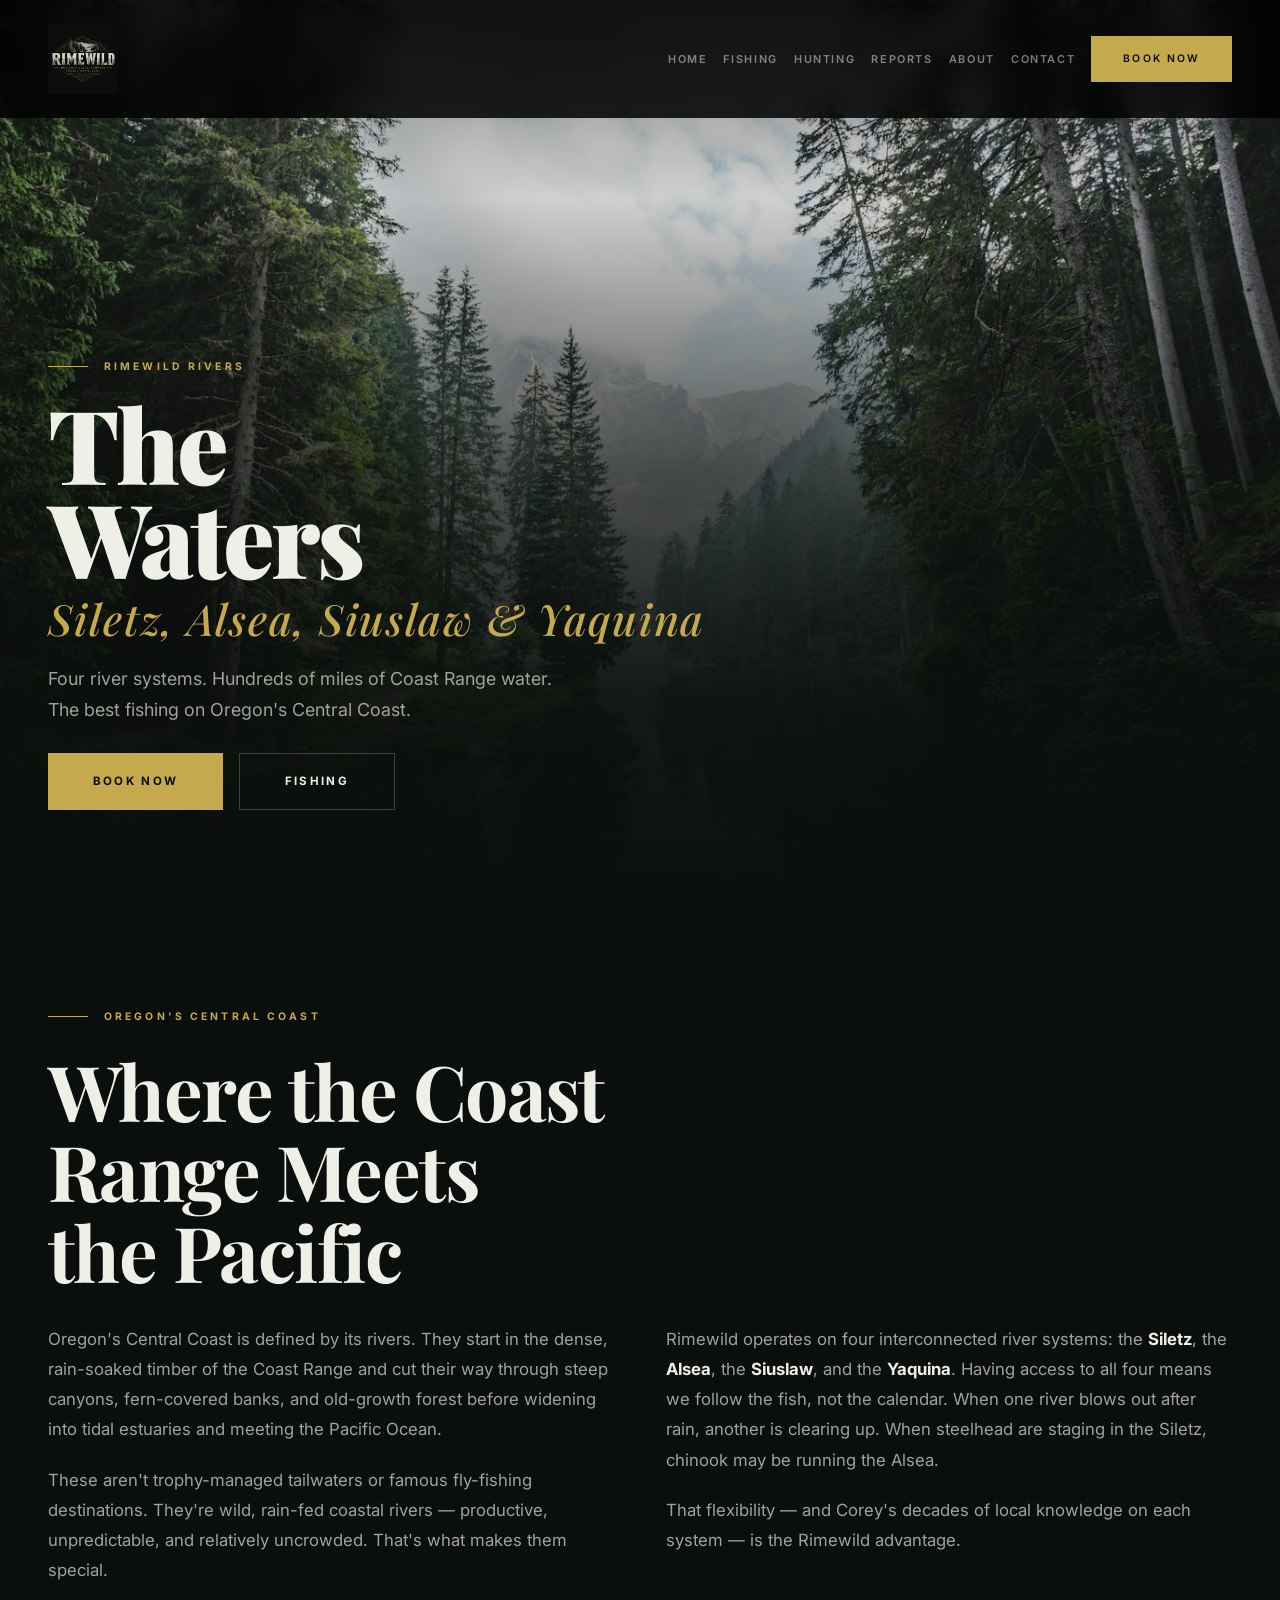
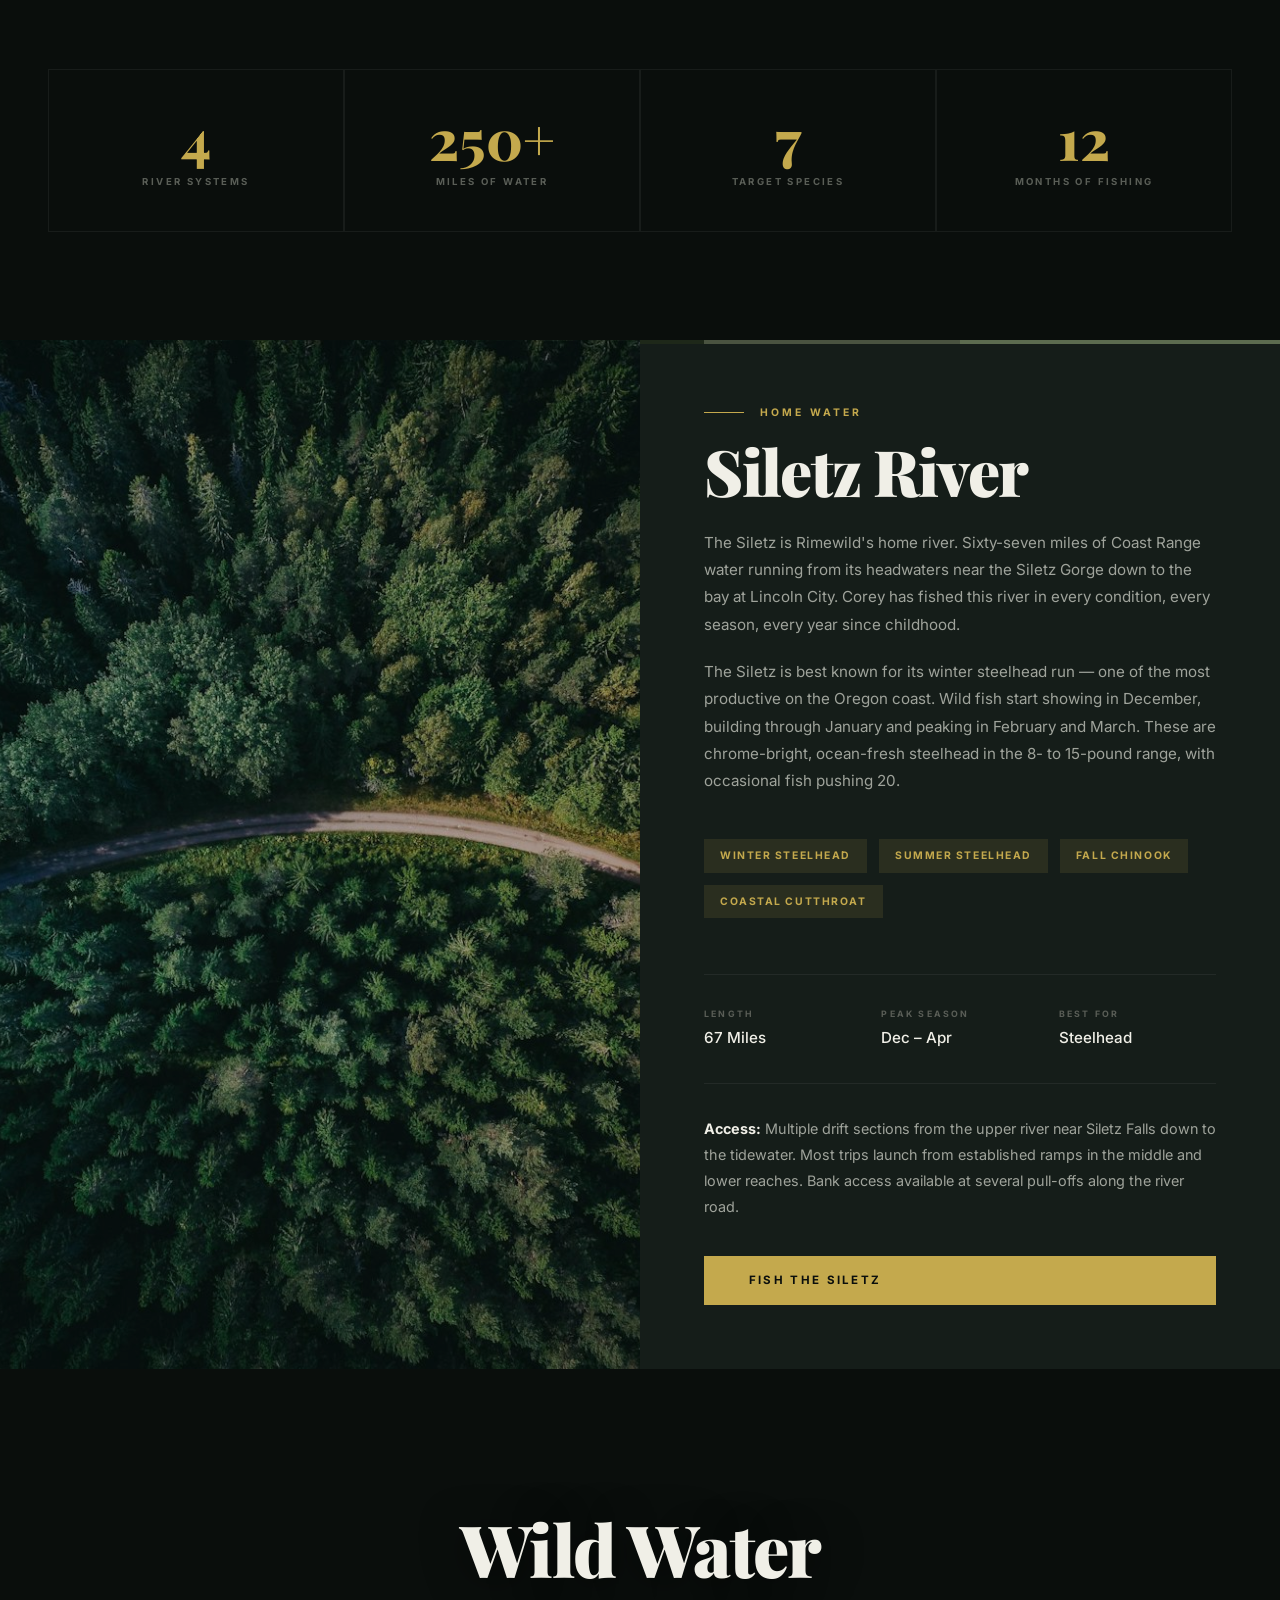
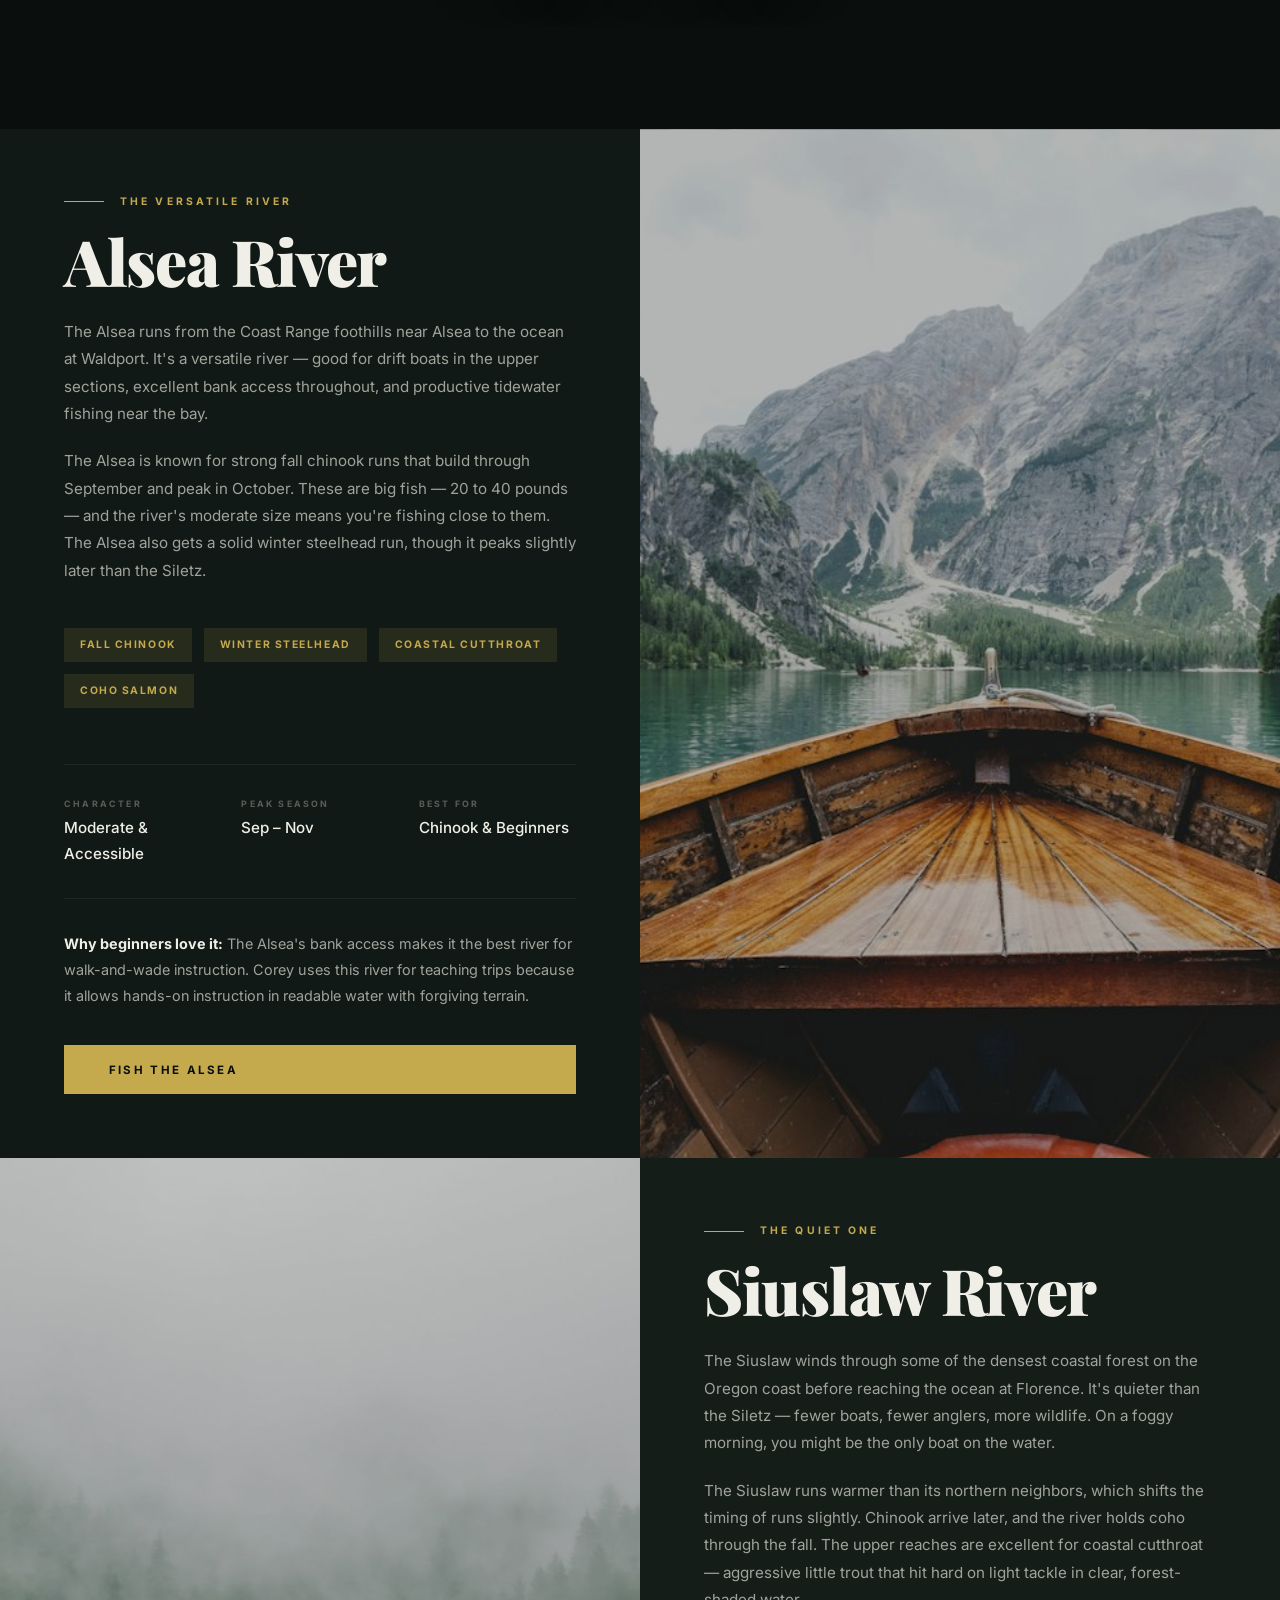
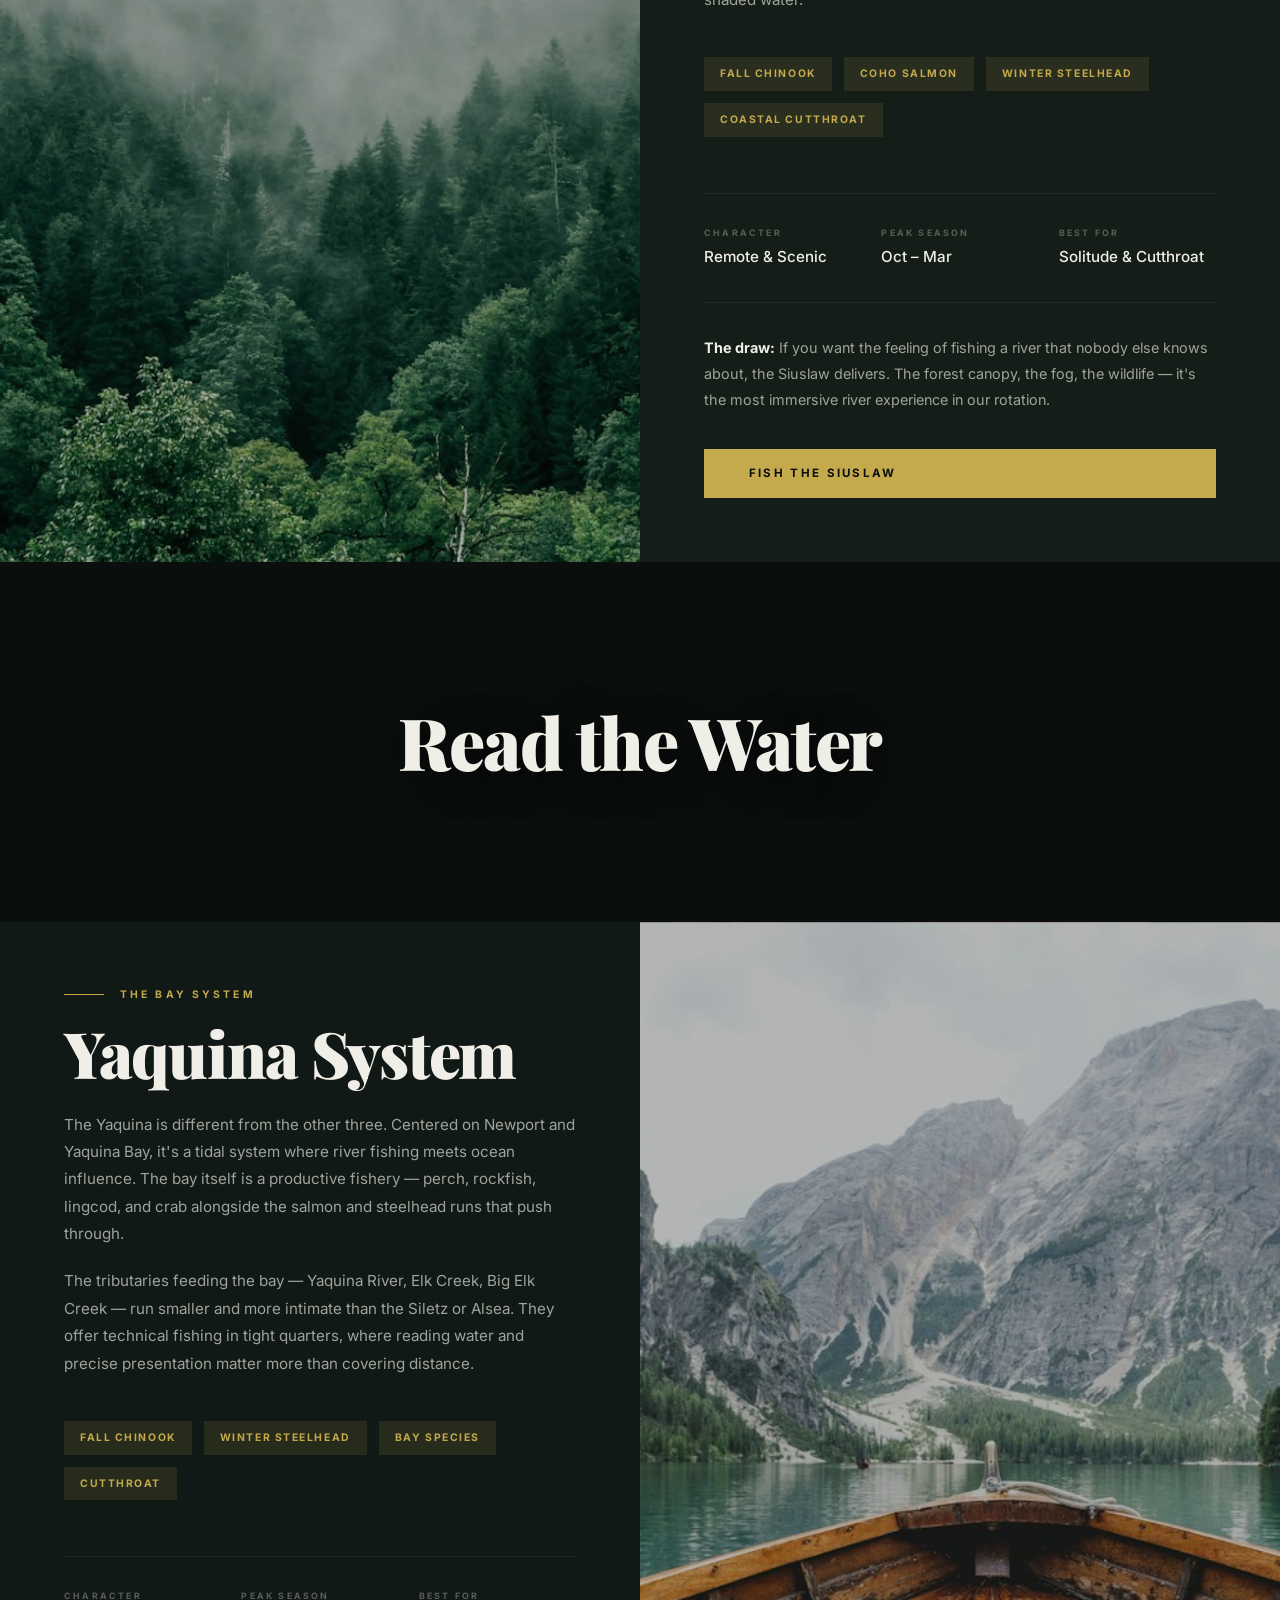
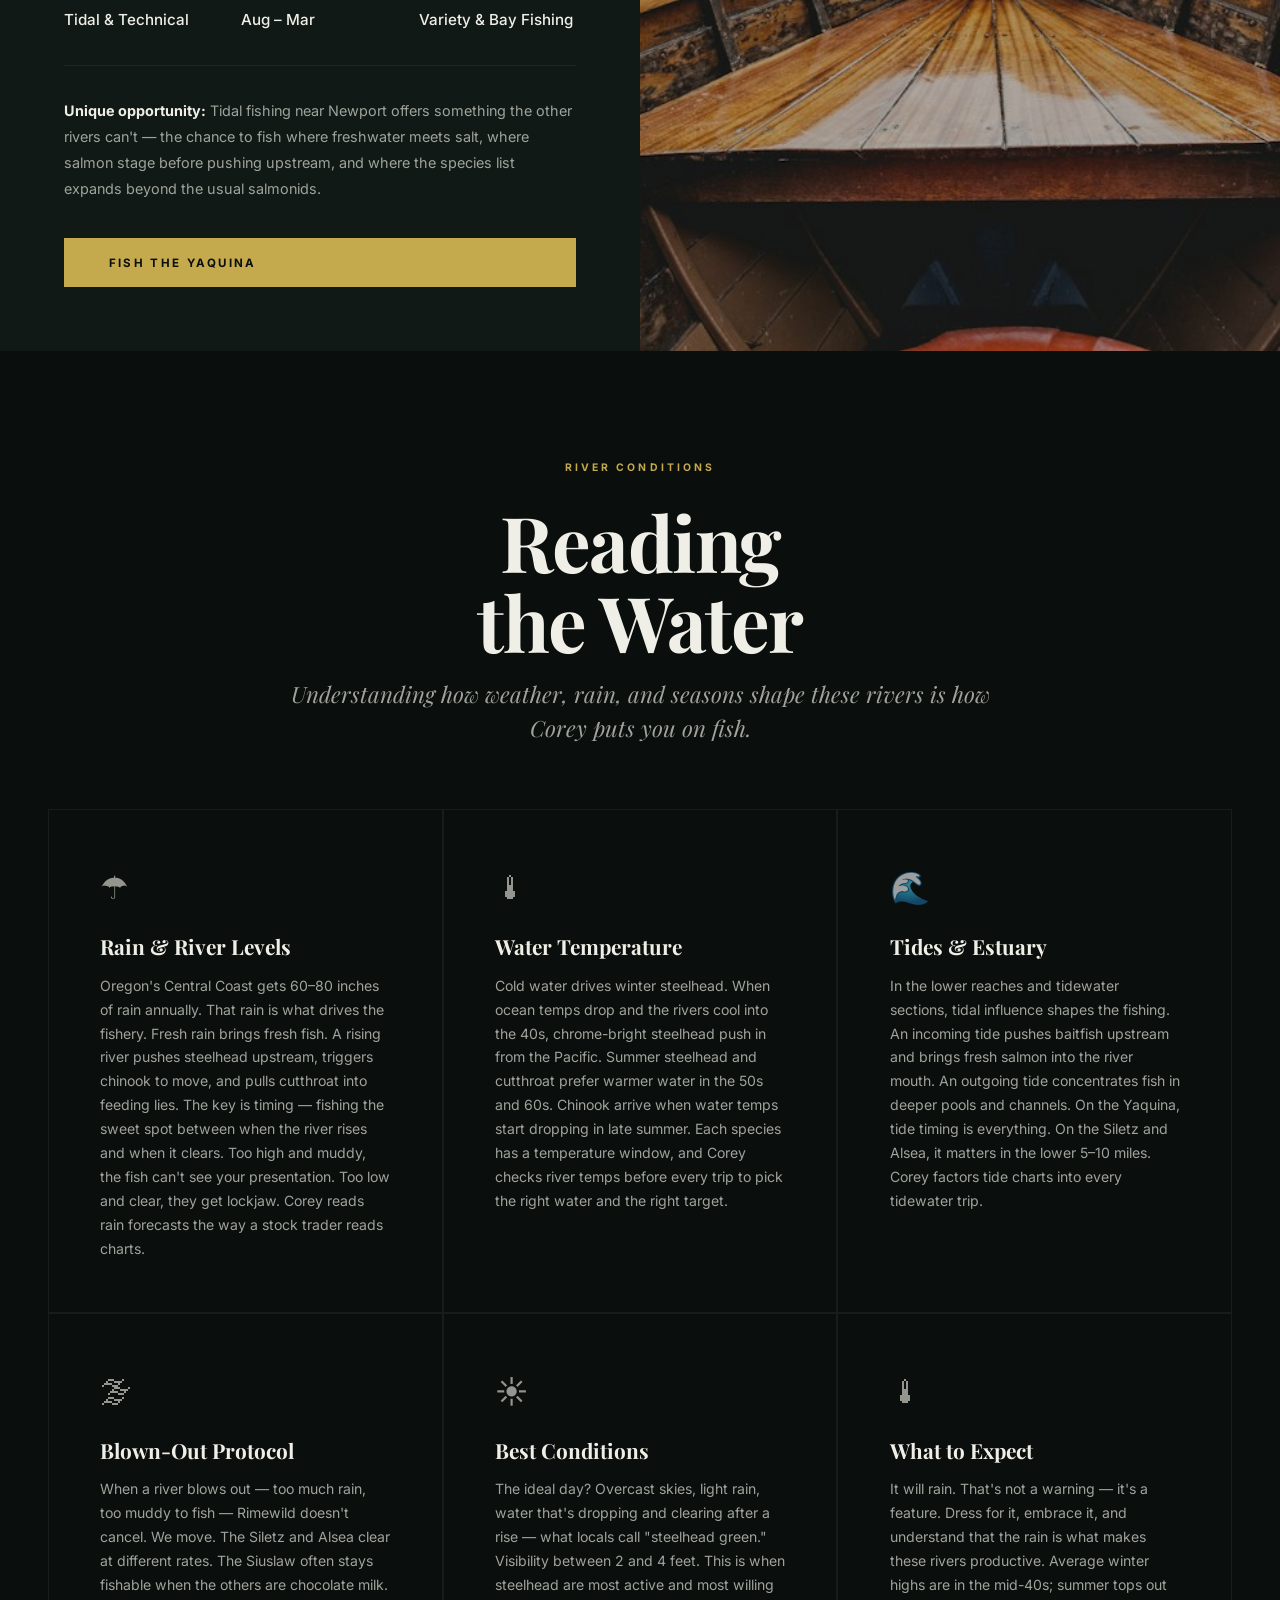
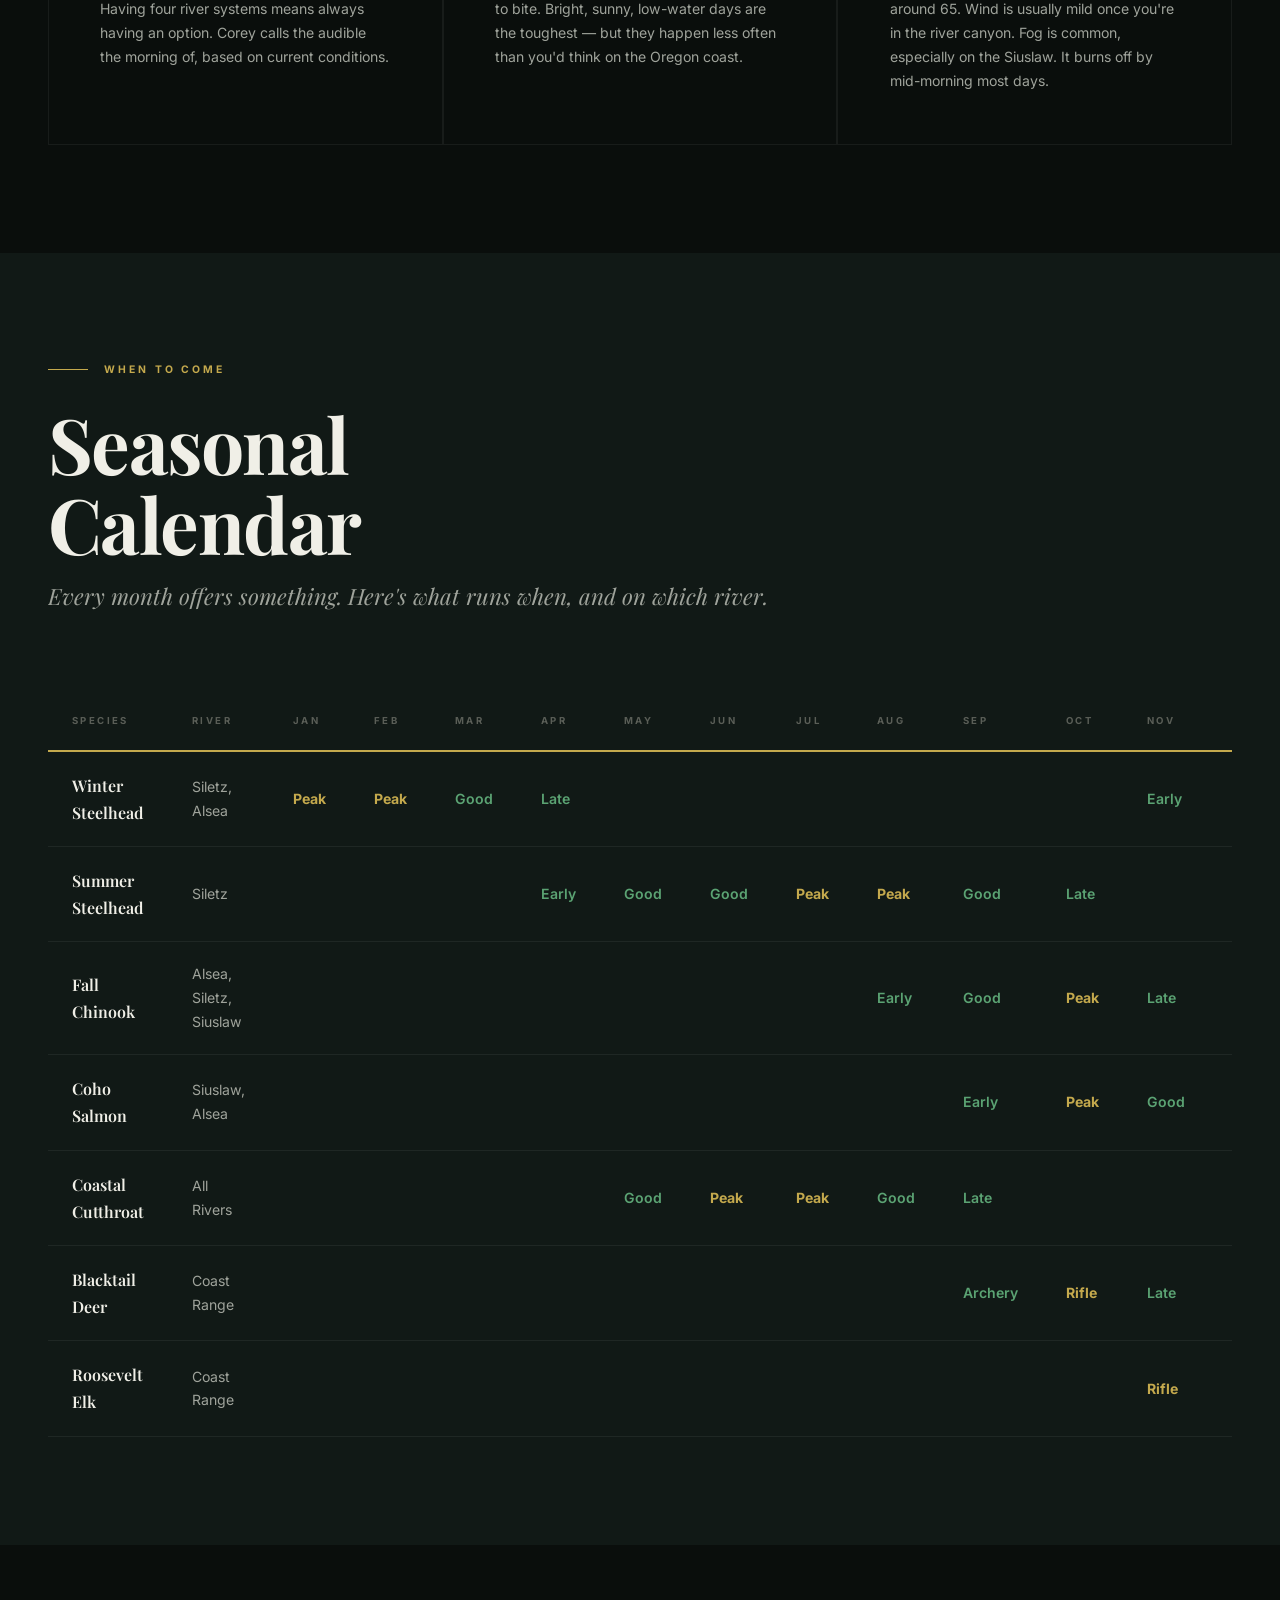
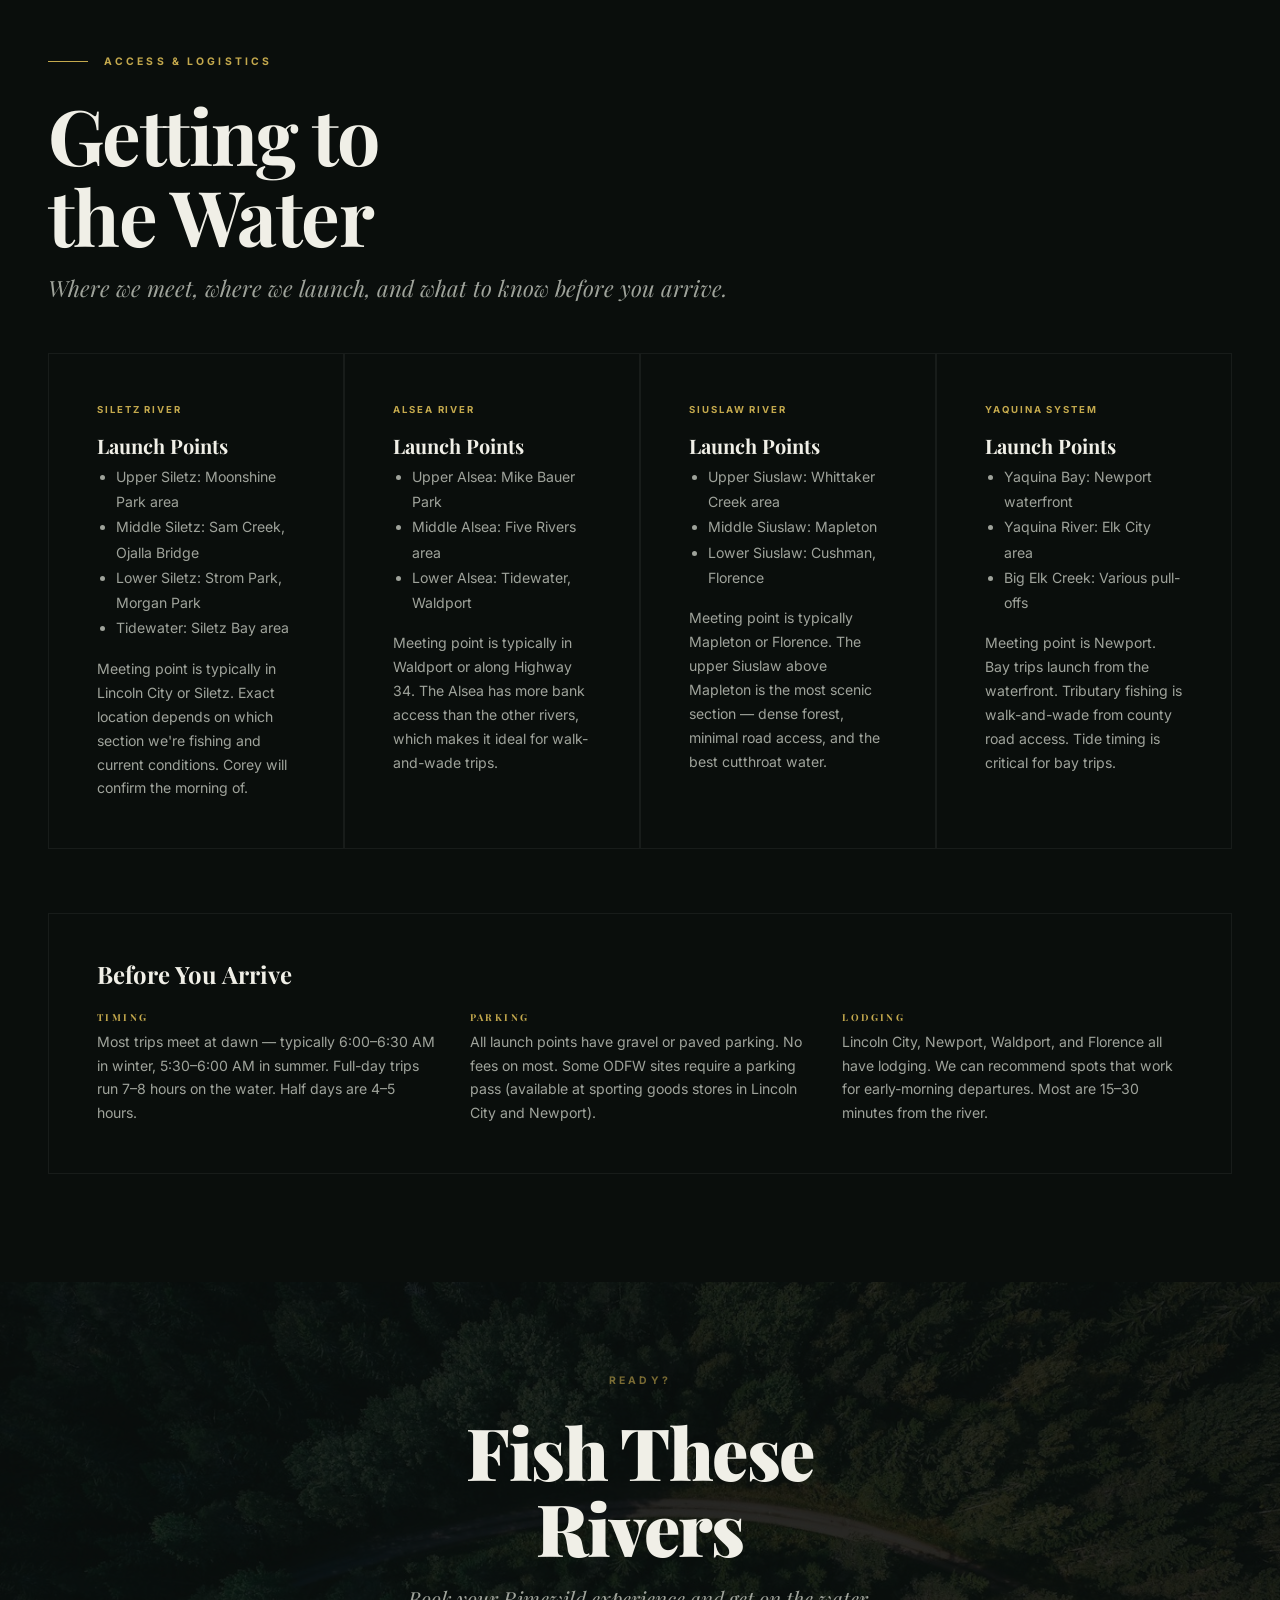
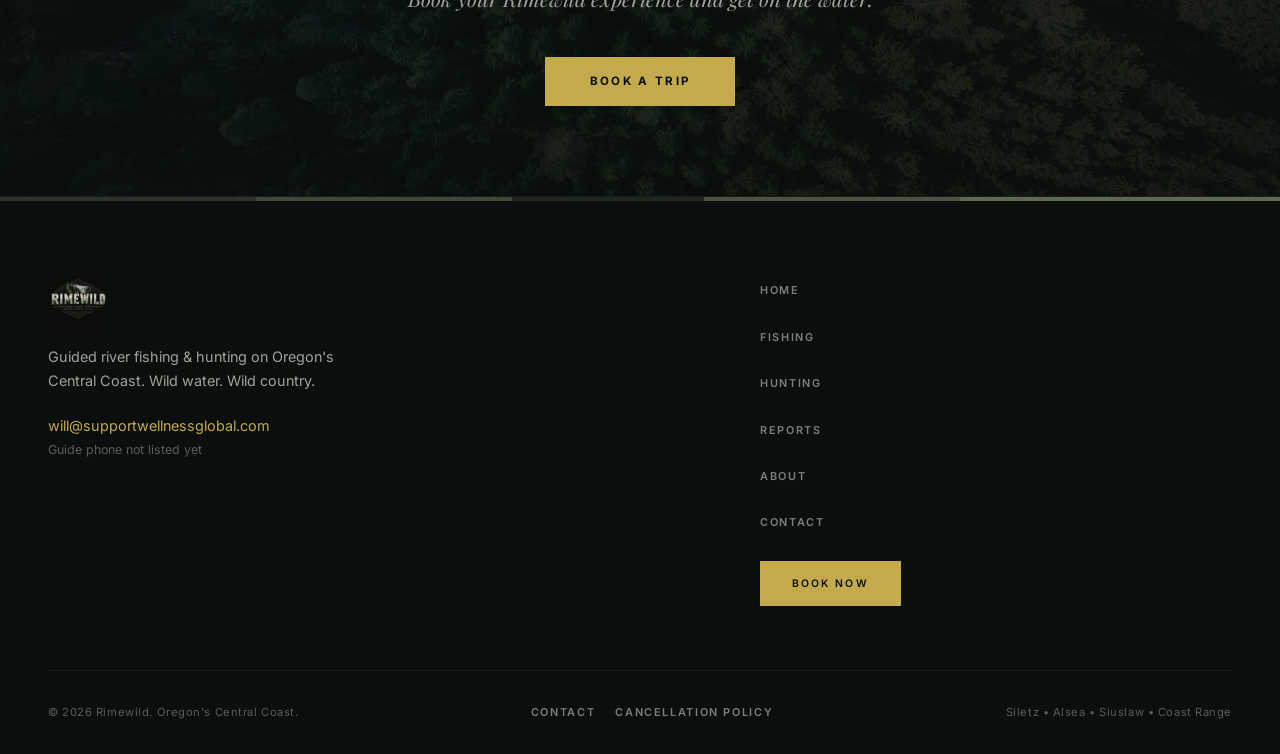
<file: rivers.html>
<!DOCTYPE html>
<html lang="en">
<head>
  <meta charset="UTF-8">
  <meta name="viewport" content="width=device-width, initial-scale=1.0, viewport-fit=cover">
  <title>The Waters — Rimewild | Oregon Central Coast River Systems</title>
  <meta name="description" content="Oregon Central Coast rivers: Siletz, Alsea, Siuslaw, and Yaquina. Seasonal runs, access points, conditions, and fishing reports from Rimewild.">
  <meta name="robots" content="index, follow">
  <meta name="theme-color" content="#0a0e0c">
  <link rel="canonical" href="https://luckygoats33.github.io/rimewild/rivers.html">
  <meta property="og:title" content="The Waters — Rimewild | Oregon Central Coast River Systems">
  <meta property="og:description" content="Oregon Central Coast rivers: Siletz, Alsea, Siuslaw, and Yaquina. Seasonal runs, access points, and conditions.">
  <meta property="og:type" content="website">
  <meta property="og:url" content="https://luckygoats33.github.io/rimewild/rivers.html">
  <meta property="og:image" content="https://luckygoats33.github.io/rimewild/assets/images/oregon-river.jpg">
  <meta property="og:site_name" content="Rimewild">
  <meta name="twitter:card" content="summary_large_image">
  <meta name="twitter:title" content="The Waters — Rimewild | Oregon Central Coast River Systems">
  <meta name="twitter:description" content="Oregon Central Coast rivers: Siletz, Alsea, Siuslaw, and Yaquina. Seasonal runs and access points.">
  <meta name="twitter:image" content="https://luckygoats33.github.io/rimewild/assets/images/oregon-river.jpg">
  <meta name="geo.region" content="US-OR">
  <meta name="geo.placename" content="Lincoln City, Oregon">
  <script type="application/ld+json">
  {
    "@context": "https://schema.org",
    "@type": "WebPage",
    "name": "Oregon Central Coast River Guide",
    "description": "Detailed guide to the Siletz, Alsea, Siuslaw, and Yaquina rivers on Oregon's Central Coast",
    "url": "https://luckygoats33.github.io/rimewild/rivers.html",
    "isPartOf": {
      "@type": "WebSite",
      "name": "Rimewild",
      "url": "https://luckygoats33.github.io/rimewild/"
    }
  }
  </script>
  <link rel="preconnect" href="https://fonts.googleapis.com">
  <link rel="preconnect" href="https://fonts.gstatic.com" crossorigin>
  <link href="https://fonts.googleapis.com/css2?family=Playfair+Display:ital,wght@0,400;0,500;0,600;0,700;0,800;0,900;1,400;1,500;1,600&family=Inter:wght@300;400;500;600;700;800&display=swap" rel="stylesheet">
  <style>
*,*::before,*::after{box-sizing:border-box}
:root {
  --bg: #0a0e0c;
  --bg-elevated: #111916;
  --bg-card: #151d19;
  --bg-card-hover: #1c2821;
  --text: #f0efe7;
  --text-dim: #9fa39b;
  --text-muted: #5a5e57;
  --gold: #c4a94d;
  --gold-bright: #dfc462;
  --gold-dim: rgba(196,169,77,.12);
  --green: #3d6b4f;
  --green-bright: #5ba373;
  --camo-1:#2d3328;--camo-2:#3b4a34;--camo-3:#1e2819;--camo-4:#4a5340;--camo-5:#5c6b4f;
  --border: rgba(255,255,255,.06);
  --border-hover: rgba(255,255,255,.12);
  --shadow: 0 20px 60px rgba(0,0,0,.4);
  --font-display: 'Playfair Display', Georgia, serif;
  --font-body: 'Inter', -apple-system, BlinkMacSystemFont, sans-serif;
  color-scheme: dark;
}
body{margin:0;font-family:var(--font-body);background:var(--bg);color:var(--text);line-height:1.7;overflow-x:hidden;-webkit-font-smoothing:antialiased}
h1,h2,h3,h4,h5{font-family:var(--font-display);font-weight:700;line-height:1.05;margin:0}
p{margin:0 0 1.25rem}
a{color:var(--gold);text-decoration:none;transition:color .2s}
a:hover{color:var(--gold-bright)}
img{max-width:100%;height:auto;display:block}
button{font-family:var(--font-body);cursor:pointer;border:none;transition:all .3s ease}

.wrap{max-width:1400px;margin:0 auto;padding-inline:clamp(20px,4vw,48px)}
.sec{padding-block:clamp(80px,12vh,160px)}
.sec-alt{background:var(--bg-elevated)}

.eyebrow{font-family:var(--font-body);font-size:.65rem;font-weight:700;letter-spacing:.3em;text-transform:uppercase;color:var(--gold);margin-bottom:1.5rem;display:flex;align-items:center;gap:1rem}
.eyebrow::before{content:'';width:40px;height:1px;background:var(--gold)}
.eyebrow-center{justify-content:center}
.eyebrow-center::before{display:none}

.big-title{font-size:clamp(2.8rem,6vw,5.5rem);text-wrap:balance;letter-spacing:-.02em;margin-bottom:1rem}
.med-title{font-size:clamp(2rem,4vw,3.5rem);letter-spacing:-.01em;margin-bottom:.75rem}
.subtitle{font-family:var(--font-display);font-style:italic;font-size:clamp(1.1rem,2vw,1.4rem);color:var(--text-dim);max-width:55ch;line-height:1.5}

.btn{display:inline-flex;align-items:center;gap:.6rem;padding:1.1rem 2.8rem;font-size:.72rem;font-weight:700;letter-spacing:.2em;text-transform:uppercase;border-radius:0;transition:all .35s ease}
.btn-gold{background:var(--gold);color:var(--bg)}
.btn-gold:hover{background:var(--gold-bright);color:var(--bg);transform:translateY(-2px);box-shadow:0 8px 30px rgba(196,169,77,.3)}
.btn-ghost{background:transparent;color:var(--text);border:1px solid rgba(255,255,255,.2);padding:1.1rem 2.8rem}
.btn-ghost:hover{border-color:var(--gold);color:var(--gold)}
.btn-text{background:none;color:var(--gold);padding:.5rem 0;font-size:.72rem;font-weight:700;letter-spacing:.2em;text-transform:uppercase;border:none;min-height:44px;display:inline-flex;align-items:center}
.btn-text::after{content:' \2192';transition:transform .2s}
.btn-text:hover{color:var(--gold-bright)}
.btn-text:hover::after{transform:translateX(4px)}

/* NAV */
.nav{position:fixed;top:0;left:0;right:0;z-index:500;padding:1.5rem 0;transition:all .5s;background:rgba(0,0,0,.85);backdrop-filter:blur(12px);-webkit-backdrop-filter:blur(12px)}
.nav.scrolled{background:rgba(0,0,0,.97);backdrop-filter:blur(20px);-webkit-backdrop-filter:blur(20px);padding:.75rem 0;border-bottom:1px solid var(--border)}
.nav-inner{max-width:1400px;margin:0 auto;padding-inline:clamp(20px,4vw,48px);display:flex;align-items:center;justify-content:space-between}
.nav-logo img{height:70px;width:auto;transition:height .4s}
.nav.scrolled .nav-logo img{height:52px}
.nav-links{display:flex;align-items:center;gap:2.5rem;list-style:none;margin:0;padding:0}
.nav-links a{font-size:.68rem;font-weight:600;letter-spacing:.15em;text-transform:uppercase;color:rgba(240,239,231,.5);transition:color .3s}
.nav-links a:hover,.nav-links a.active{color:var(--text)}
.nav-cta .btn-gold{padding:.875rem 2rem;font-size:.65rem;min-height:44px}
.nav-toggle{display:none;background:none;color:var(--text);font-size:1.6rem;padding:.25rem}

/* PAGE HERO */
.page-hero{min-height:70vh;display:flex;flex-direction:column;justify-content:flex-end;padding:clamp(140px,18vh,200px) 0 clamp(60px,8vh,100px);position:relative;overflow:hidden}
.page-hero-img{position:absolute;inset:0;width:100%;height:100%;object-fit:cover;z-index:0}
.page-hero-overlay{position:absolute;inset:0;z-index:1;background:linear-gradient(180deg,rgba(10,14,12,.3) 0%,rgba(10,14,12,0) 30%,rgba(10,14,12,.6) 65%,var(--bg) 100%)}
.page-hero-content{position:relative;z-index:2;max-width:1400px;margin:0 auto;padding-inline:clamp(20px,4vw,48px)}
.page-hero-title{font-size:clamp(3.5rem,10vw,8rem);font-weight:900;letter-spacing:-.03em;line-height:.92;margin-bottom:1rem}
.page-hero-sub{font-size:clamp(1rem,2vw,1.3rem);color:var(--text-dim);max-width:50ch;font-family:var(--font-display);font-style:italic;line-height:1.5}

/* OVERVIEW */
.overview-grid{display:grid;grid-template-columns:repeat(4,1fr);gap:0;margin-top:3rem}
@media(max-width:768px){.overview-grid{grid-template-columns:repeat(2,1fr)}}
@media(max-width:480px){.overview-grid{grid-template-columns:1fr}}
.overview-stat{padding:2.5rem;border:1px solid var(--border);text-align:center;transition:background .3s}
.overview-stat:hover{background:var(--bg-card)}
.overview-stat .stat-num{font-family:var(--font-display);font-size:clamp(2.5rem,5vw,3.5rem);font-weight:800;color:var(--gold);line-height:1}
.overview-stat .stat-label{font-size:.6rem;font-weight:700;letter-spacing:.25em;text-transform:uppercase;color:var(--text-muted);margin-top:.5rem}

/* RIVER DEEP DIVE */
.river-dive{display:grid;grid-template-columns:1fr 1fr;gap:0;min-height:clamp(500px,70vh,750px)}
@media(max-width:768px){.river-dive{grid-template-columns:1fr}}
.river-dive.reverse{direction:rtl}.river-dive.reverse>*{direction:ltr}
.river-dive-visual{position:relative;overflow:hidden;background-size:cover;background-position:center;min-height:400px}
.river-dive-visual::after{content:'';position:absolute;inset:0;background:rgba(10,14,12,.25)}
.river-dive-content{padding:clamp(2.5rem,5vw,5rem);display:flex;flex-direction:column;justify-content:center;background:var(--bg-card)}
.river-dive.reverse .river-dive-content{background:var(--bg-elevated)}
.river-dive-content .eyebrow{margin-bottom:1rem}
.river-dive-content h2{font-size:clamp(2.5rem,5vw,4rem);font-weight:900;margin-bottom:1.5rem;letter-spacing:-.02em}
.river-dive-content p{color:var(--text-dim);font-size:.95rem;line-height:1.8}

.species-list{display:flex;flex-wrap:wrap;gap:.75rem;margin:1.5rem 0}
.species-tag{background:var(--gold-dim);color:var(--gold);font-size:.65rem;font-weight:700;letter-spacing:.15em;text-transform:uppercase;padding:.5rem 1rem}

.river-meta{display:grid;grid-template-columns:repeat(3,1fr);gap:1.25rem;margin:2rem 0;padding:2rem 0;border-top:1px solid var(--border);border-bottom:1px solid var(--border)}
@media(max-width:480px){.river-meta{grid-template-columns:1fr}}
.river-meta-item span{display:block;font-size:.55rem;font-weight:700;letter-spacing:.25em;text-transform:uppercase;color:var(--text-muted);margin-bottom:.2rem}
.river-meta-item{font-size:.95rem;font-weight:500}

/* IMAGE BREAK */
.img-break{height:clamp(250px,40vh,500px);position:relative;overflow:hidden;background-size:cover;background-position:center;background-attachment:scroll}
@media(min-width:769px){.img-break{background-attachment:fixed}}
.img-break::after{content:'';position:absolute;inset:0;background:linear-gradient(to bottom,var(--bg) 0%,transparent 20%,transparent 80%,var(--bg) 100%)}
.img-break-text{position:absolute;inset:0;display:flex;align-items:center;justify-content:center;z-index:1;text-align:center;padding:2rem}
.img-break-text h2{font-size:clamp(2rem,6vw,4.5rem);font-weight:900;letter-spacing:-.02em;text-shadow:0 4px 40px rgba(0,0,0,.5)}

/* CONDITIONS */
.conditions-grid{display:grid;grid-template-columns:repeat(3,1fr);gap:0}
@media(max-width:768px){.conditions-grid{grid-template-columns:1fr}}
.condition-card{padding:clamp(2rem,4vw,3.5rem);border:1px solid var(--border);transition:background .3s}
.condition-card:hover{background:var(--bg-card)}
.condition-icon{font-size:2rem;margin-bottom:1.25rem;opacity:.6}
.condition-card h4{font-family:var(--font-display);font-size:1.3rem;font-weight:700;margin-bottom:1rem}
.condition-card p{font-size:.88rem;color:var(--text-dim);margin:0;line-height:1.7}

/* SEASONAL TABLE */
.season-table{width:100%;border-collapse:collapse;margin-top:2rem}
.season-table th,.season-table td{padding:1.25rem 1.5rem;text-align:left;border-bottom:1px solid var(--border);font-size:.88rem}
.season-table th{font-size:.6rem;font-weight:700;letter-spacing:.25em;text-transform:uppercase;color:var(--text-muted);border-bottom:2px solid var(--gold)}
.season-table td{color:var(--text-dim)}
.season-table td:first-child{font-family:var(--font-display);font-weight:600;color:var(--text);font-size:1rem}
.season-table tr:hover td{background:var(--bg-card)}
.season-table .active-cell{color:var(--green-bright);font-weight:600}
.season-table .peak-cell{color:var(--gold);font-weight:700}
@media(max-width:600px){.season-table{display:block;overflow-x:auto}}

/* ACCESS */
.access-grid{display:grid;grid-template-columns:repeat(auto-fill,minmax(300px,1fr));gap:0}
.access-card{padding:clamp(2rem,4vw,3rem);border:1px solid var(--border);transition:background .3s}
.access-card:hover{background:var(--bg-card)}
.access-card h4{font-family:var(--font-display);font-size:1.25rem;font-weight:700;margin-bottom:.5rem}
.access-river{font-size:.6rem;font-weight:700;letter-spacing:.2em;text-transform:uppercase;color:var(--gold);margin-bottom:1rem;display:block}
.access-card p{font-size:.88rem;color:var(--text-dim);margin:0;line-height:1.7}
.access-card ul{font-size:.88rem;color:var(--text-dim);padding-left:1.2rem;margin:0;line-height:1.8}

/* CTA BAND */
.cta-band{padding:clamp(60px,10vh,120px) 0;text-align:center;position:relative;overflow:hidden;background-size:cover;background-position:center}
.cta-band::after{content:'';position:absolute;inset:0;background:rgba(10,14,12,.85)}
.cta-band>*{position:relative;z-index:1}
.cta-band h2{font-size:clamp(2.5rem,6vw,4.5rem);font-weight:900;letter-spacing:-.02em;margin-bottom:1rem}
.cta-band p{font-family:var(--font-display);font-style:italic;color:var(--text-dim);font-size:clamp(1rem,2vw,1.3rem);margin-bottom:2.5rem}

/* FOOTER */
.footer{border-top:1px solid var(--border);padding:clamp(4rem,8vh,6rem) 0 2rem}
.footer-top{display:grid;grid-template-columns:2fr 1fr 1fr 1fr;gap:clamp(2rem,4vw,4rem);margin-bottom:4rem}
@media(max-width:768px){.footer-top{grid-template-columns:1fr 1fr}}
@media(max-width:480px){.footer-top{grid-template-columns:1fr}}
.footer-brand{font-family:var(--font-display);font-size:clamp(1.5rem,3vw,2rem);font-weight:800;letter-spacing:.1em;text-transform:uppercase;margin-bottom:1.25rem}
.footer-brand span{color:var(--gold)}
.footer h5{font-size:.6rem;font-weight:700;letter-spacing:.3em;text-transform:uppercase;color:var(--text-muted);margin-bottom:1.25rem}
.footer-links{list-style:none;padding:0;margin:0}
.footer-links li{margin-bottom:.6rem}
.footer-links a{font-size:.88rem;color:var(--text-dim)}
.footer-links a:hover{color:var(--text)}
.footer-bottom{border-top:1px solid var(--border);padding-top:2rem;display:flex;justify-content:space-between;flex-wrap:wrap;gap:1rem;font-size:.7rem;letter-spacing:.05em;color:var(--text-muted)}

/* MOBILE BAR */
.mobile-bar{display:none;position:fixed;bottom:0;left:0;right:0;padding:.75rem 20px calc(.75rem + env(safe-area-inset-bottom,0px));background:rgba(10,14,12,.97);backdrop-filter:blur(20px);-webkit-backdrop-filter:blur(20px);border-top:1px solid var(--border);z-index:100;gap:.75rem}
@media(max-width:768px){.mobile-bar{display:flex}body{padding-bottom:5rem}}
.mobile-bar .btn{flex:1;text-align:center;justify-content:center;padding:.85rem 1rem;font-size:.65rem}

/* BOOKING MODAL */
.booking-overlay{position:fixed;inset:0;background:rgba(0,0,0,.8);backdrop-filter:blur(8px);z-index:1000;display:none;align-items:center;justify-content:center;padding:24px}
.booking-overlay.show{display:flex}
.booking-modal{background:var(--bg-elevated);border:1px solid var(--border);width:100%;max-width:580px;max-height:90vh;overflow-y:auto;padding:clamp(2rem,4vw,3.5rem)}
.booking-modal h2{font-size:clamp(1.5rem,3vw,2rem);margin-bottom:.5rem}
.booking-close{float:right;background:none;color:var(--text-muted);font-size:2rem;padding:0;line-height:1;border:none}
.booking-close:hover{color:var(--text)}
.form-group{margin-bottom:1.5rem}
.form-label{display:block;font-size:.6rem;font-weight:700;letter-spacing:.25em;text-transform:uppercase;color:var(--text-muted);margin-bottom:.5rem}
.form-input{width:100%;padding:.9rem 1.25rem;background:var(--bg);border:1px solid var(--border);color:var(--text);font-family:var(--font-body);font-size:.9rem;transition:border-color .2s}
.form-input:focus{outline:none;border-color:var(--gold)}
.form-input::placeholder{color:var(--text-muted)}
select.form-input{appearance:none;background-image:url("data:image/svg+xml,%3Csvg width='12' height='8' xmlns='http://www.w3.org/2000/svg'%3E%3Cpath d='M1 1l5 5 5-5' stroke='%235a5e57' fill='none' stroke-width='1.5'/%3E%3C/svg%3E");background-repeat:no-repeat;background-position:right 1.25rem center;padding-right:3rem}
.form-row{display:grid;grid-template-columns:1fr 1fr;gap:1.25rem}
@media(max-width:480px){.form-row{grid-template-columns:1fr}}
.form-success{text-align:center;padding:3rem 0}
.form-success h3{font-size:2rem;margin-bottom:.75rem;color:var(--gold)}

/* ANIMATIONS */
@media(prefers-reduced-motion:no-preference){
  .reveal{opacity:0;transform:translateY(40px);transition:opacity .8s cubic-bezier(.16,1,.3,1),transform .8s cubic-bezier(.16,1,.3,1)}
  .reveal.vis{opacity:1;transform:translateY(0)}
}
@media(prefers-reduced-motion:reduce){.reveal{opacity:1;transform:none}}
.camo-stripe{position:relative}
.camo-stripe::before{content:'';position:absolute;top:0;left:0;right:0;height:4px;background:repeating-linear-gradient(90deg,var(--camo-1) 0,var(--camo-1) 20%,var(--camo-2) 20%,var(--camo-2) 40%,var(--camo-3) 40%,var(--camo-3) 55%,var(--camo-4) 55%,var(--camo-4) 75%,var(--camo-5) 75%,var(--camo-5) 100%)}
.camo-nav-border{border-bottom:3px solid transparent;border-image:repeating-linear-gradient(90deg,var(--camo-1) 0 8px,var(--camo-2) 8px 18px,var(--camo-3) 18px 28px,var(--camo-4) 28px 38px,var(--camo-5) 38px 50px) 1}
@media(max-width:480px){.nav-logo img{height:50px!important}}
@media(max-width:360px){.nav-logo img{height:44px!important}}
  </style>
  <link rel="stylesheet" href="assets/polish.css">
</head>
<body>

<!-- RIMEWILD:HEADER start -->
<nav class="nav site-header" id="nav">
  <div class="nav-inner">
    <a href="index.html" class="nav-logo"><img src="assets/logo.png" alt="Rimewild" width="1024" height="1024"></a>
    <ul class="nav-links" id="navLinks">
        <li><a href="index.html">Home</a></li>
        <li><a href="fishing.html">Fishing</a></li>
        <li><a href="hunting.html">Hunting</a></li>
        <li><a href="reports.html">Reports</a></li>
        <li><a href="about.html">About</a></li>
        <li><a href="contact.html">Contact</a></li>
        <li class="nav-cta"><a href="index.html#booking-section" class="btn btn-gold" onclick="openBooking();return false">Book Now</a></li>
    </ul>
    <button class="nav-toggle" id="navToggle" type="button" aria-label="Open menu" aria-controls="navLinks" aria-expanded="false">&#9776;</button>
  </div>
</nav>
<!-- RIMEWILD:HEADER end -->

<main>
<!-- HERO -->
<section class="site-hero" id="hero">
  <div class="site-hero-media" style="background-image:url('assets/images/river-canyon.jpg')" role="img" aria-label="Coast Range river canyon"></div>
  <div class="site-hero-overlay"></div>
  <div class="site-hero-content">
    <p class="eyebrow">Rimewild Rivers</p>
    <h1 class="site-hero-title">The<br>Waters<span>Siletz, Alsea, Siuslaw &amp; Yaquina</span></h1>
    <p class="site-hero-sub">Four river systems. Hundreds of miles of Coast Range water. The best fishing on Oregon's Central Coast.</p>
    <div class="site-hero-ctas">
      <a href="index.html#booking-section" class="btn btn-gold" onclick="openBooking();return false">Book Now</a>
      <a href="fishing.html" class="btn btn-ghost">Fishing</a>
    </div>
  </div>
</section>

<!-- OVERVIEW -->
<section class="sec">
  <div class="wrap">
    <div class="eyebrow">Oregon's Central Coast</div>
    <h2 class="big-title reveal">Where the Coast<br>Range Meets<br>the Pacific</h2>
    <div style="display:grid;grid-template-columns:1fr 1fr;gap:clamp(2rem,4vw,4rem);margin-top:2rem">
      <div class="reveal">
        <p style="font-size:1.05rem;line-height:1.8;color:var(--text-dim)">Oregon's Central Coast is defined by its rivers. They start in the dense, rain-soaked timber of the Coast Range and cut their way through steep canyons, fern-covered banks, and old-growth forest before widening into tidal estuaries and meeting the Pacific Ocean.</p>
        <p style="font-size:1.05rem;line-height:1.8;color:var(--text-dim)">These aren't trophy-managed tailwaters or famous fly-fishing destinations. They're wild, rain-fed coastal rivers &mdash; productive, unpredictable, and relatively uncrowded. That's what makes them special.</p>
      </div>
      <div class="reveal" style="font-size:1.05rem;line-height:1.8;color:var(--text-dim)">
        <p>Rimewild operates on four interconnected river systems: the <strong style="color:var(--text)">Siletz</strong>, the <strong style="color:var(--text)">Alsea</strong>, the <strong style="color:var(--text)">Siuslaw</strong>, and the <strong style="color:var(--text)">Yaquina</strong>. Having access to all four means we follow the fish, not the calendar. When one river blows out after rain, another is clearing up. When steelhead are staging in the Siletz, chinook may be running the Alsea.</p>
        <p>That flexibility &mdash; and Corey's decades of local knowledge on each system &mdash; is the Rimewild advantage.</p>
      </div>
    </div>
    <div class="overview-grid reveal" style="margin-top:4rem">
      <div class="overview-stat"><div class="stat-num">4</div><div class="stat-label">River Systems</div></div>
      <div class="overview-stat"><div class="stat-num">250+</div><div class="stat-label">Miles of Water</div></div>
      <div class="overview-stat"><div class="stat-num">7</div><div class="stat-label">Target Species</div></div>
      <div class="overview-stat"><div class="stat-num">12</div><div class="stat-label">Months of Fishing</div></div>
    </div>
  </div>
</section>

<!-- SILETZ RIVER -->
<div class="river-dive camo-stripe" id="siletz">
  <div class="river-dive-visual" style="background-image:url('assets/images/oregon-river.jpg')"></div>
  <div class="river-dive-content">
    <div class="eyebrow">Home Water</div>
    <h2>Siletz River</h2>
    <p>The Siletz is Rimewild's home river. Sixty-seven miles of Coast Range water running from its headwaters near the Siletz Gorge down to the bay at Lincoln City. Corey has fished this river in every condition, every season, every year since childhood.</p>
    <p>The Siletz is best known for its winter steelhead run &mdash; one of the most productive on the Oregon coast. Wild fish start showing in December, building through January and peaking in February and March. These are chrome-bright, ocean-fresh steelhead in the 8- to 15-pound range, with occasional fish pushing 20.</p>
    <div class="species-list">
      <span class="species-tag">Winter Steelhead</span>
      <span class="species-tag">Summer Steelhead</span>
      <span class="species-tag">Fall Chinook</span>
      <span class="species-tag">Coastal Cutthroat</span>
    </div>
    <div class="river-meta">
      <div class="river-meta-item"><span>Length</span>67 Miles</div>
      <div class="river-meta-item"><span>Peak Season</span>Dec &ndash; Apr</div>
      <div class="river-meta-item"><span>Best For</span>Steelhead</div>
    </div>
    <p style="font-size:.9rem;color:var(--text-dim)"><strong style="color:var(--text)">Access:</strong> Multiple drift sections from the upper river near Siletz Falls down to the tidewater. Most trips launch from established ramps in the middle and lower reaches. Bank access available at several pull-offs along the river road.</p>
    <button class="btn btn-gold" onclick="openBooking('Winter Steelhead Drift')" style="margin-top:1rem">Fish the Siletz</button>
  </div>
</div>

<!-- IMAGE BREAK -->
<div class="img-break" style="background-image:url('assets/images/river-canyon.jpg')">
  <div class="img-break-text"><h2>Wild Water</h2></div>
</div>

<!-- ALSEA RIVER -->
<div class="river-dive reverse" id="alsea">
  <div class="river-dive-visual" style="background-image:url('assets/images/drift-boat.jpg')"></div>
  <div class="river-dive-content">
    <div class="eyebrow">The Versatile River</div>
    <h2>Alsea River</h2>
    <p>The Alsea runs from the Coast Range foothills near Alsea to the ocean at Waldport. It's a versatile river &mdash; good for drift boats in the upper sections, excellent bank access throughout, and productive tidewater fishing near the bay.</p>
    <p>The Alsea is known for strong fall chinook runs that build through September and peak in October. These are big fish &mdash; 20 to 40 pounds &mdash; and the river's moderate size means you're fishing close to them. The Alsea also gets a solid winter steelhead run, though it peaks slightly later than the Siletz.</p>
    <div class="species-list">
      <span class="species-tag">Fall Chinook</span>
      <span class="species-tag">Winter Steelhead</span>
      <span class="species-tag">Coastal Cutthroat</span>
      <span class="species-tag">Coho Salmon</span>
    </div>
    <div class="river-meta">
      <div class="river-meta-item"><span>Character</span>Moderate &amp; Accessible</div>
      <div class="river-meta-item"><span>Peak Season</span>Sep &ndash; Nov</div>
      <div class="river-meta-item"><span>Best For</span>Chinook &amp; Beginners</div>
    </div>
    <p style="font-size:.9rem;color:var(--text-dim)"><strong style="color:var(--text)">Why beginners love it:</strong> The Alsea's bank access makes it the best river for walk-and-wade instruction. Corey uses this river for teaching trips because it allows hands-on instruction in readable water with forgiving terrain.</p>
    <button class="btn btn-gold" onclick="openBooking('Fall Chinook Salmon')" style="margin-top:1rem">Fish the Alsea</button>
  </div>
</div>

<!-- SIUSLAW RIVER -->
<div class="river-dive" id="siuslaw">
  <div class="river-dive-visual" style="background-image:url('assets/images/foggy-forest.jpg')"></div>
  <div class="river-dive-content">
    <div class="eyebrow">The Quiet One</div>
    <h2>Siuslaw River</h2>
    <p>The Siuslaw winds through some of the densest coastal forest on the Oregon coast before reaching the ocean at Florence. It's quieter than the Siletz &mdash; fewer boats, fewer anglers, more wildlife. On a foggy morning, you might be the only boat on the water.</p>
    <p>The Siuslaw runs warmer than its northern neighbors, which shifts the timing of runs slightly. Chinook arrive later, and the river holds coho through the fall. The upper reaches are excellent for coastal cutthroat &mdash; aggressive little trout that hit hard on light tackle in clear, forest-shaded water.</p>
    <div class="species-list">
      <span class="species-tag">Fall Chinook</span>
      <span class="species-tag">Coho Salmon</span>
      <span class="species-tag">Winter Steelhead</span>
      <span class="species-tag">Coastal Cutthroat</span>
    </div>
    <div class="river-meta">
      <div class="river-meta-item"><span>Character</span>Remote &amp; Scenic</div>
      <div class="river-meta-item"><span>Peak Season</span>Oct &ndash; Mar</div>
      <div class="river-meta-item"><span>Best For</span>Solitude &amp; Cutthroat</div>
    </div>
    <p style="font-size:.9rem;color:var(--text-dim)"><strong style="color:var(--text)">The draw:</strong> If you want the feeling of fishing a river that nobody else knows about, the Siuslaw delivers. The forest canopy, the fog, the wildlife &mdash; it's the most immersive river experience in our rotation.</p>
    <button class="btn btn-gold" onclick="openBooking('Cutthroat & Trout')" style="margin-top:1rem">Fish the Siuslaw</button>
  </div>
</div>

<!-- IMAGE BREAK -->
<div class="img-break" style="background-image:url('assets/images/fishing-river.jpg')">
  <div class="img-break-text"><h2>Read the Water</h2></div>
</div>

<!-- YAQUINA SYSTEM -->
<div class="river-dive reverse" id="yaquina">
  <div class="river-dive-visual" style="background-image:url('assets/images/drift-boat.jpg')"></div>
  <div class="river-dive-content">
    <div class="eyebrow">The Bay System</div>
    <h2>Yaquina System</h2>
    <p>The Yaquina is different from the other three. Centered on Newport and Yaquina Bay, it's a tidal system where river fishing meets ocean influence. The bay itself is a productive fishery &mdash; perch, rockfish, lingcod, and crab alongside the salmon and steelhead runs that push through.</p>
    <p>The tributaries feeding the bay &mdash; Yaquina River, Elk Creek, Big Elk Creek &mdash; run smaller and more intimate than the Siletz or Alsea. They offer technical fishing in tight quarters, where reading water and precise presentation matter more than covering distance.</p>
    <div class="species-list">
      <span class="species-tag">Fall Chinook</span>
      <span class="species-tag">Winter Steelhead</span>
      <span class="species-tag">Bay Species</span>
      <span class="species-tag">Cutthroat</span>
    </div>
    <div class="river-meta">
      <div class="river-meta-item"><span>Character</span>Tidal &amp; Technical</div>
      <div class="river-meta-item"><span>Peak Season</span>Aug &ndash; Mar</div>
      <div class="river-meta-item"><span>Best For</span>Variety &amp; Bay Fishing</div>
    </div>
    <p style="font-size:.9rem;color:var(--text-dim)"><strong style="color:var(--text)">Unique opportunity:</strong> Tidal fishing near Newport offers something the other rivers can't &mdash; the chance to fish where freshwater meets salt, where salmon stage before pushing upstream, and where the species list expands beyond the usual salmonids.</p>
    <button class="btn btn-gold" onclick="openBooking()" style="margin-top:1rem">Fish the Yaquina</button>
  </div>
</div>

<!-- CONDITIONS -->
<section class="sec">
  <div class="wrap">
    <div style="text-align:center;margin-bottom:4rem">
      <div class="eyebrow eyebrow-center">River Conditions</div>
      <h2 class="big-title reveal">Reading<br>the Water</h2>
      <p class="subtitle reveal" style="margin-inline:auto">Understanding how weather, rain, and seasons shape these rivers is how Corey puts you on fish.</p>
    </div>
    <div class="conditions-grid reveal">
      <div class="condition-card">
        <div class="condition-icon">&#9730;</div>
        <h4>Rain &amp; River Levels</h4>
        <p>Oregon's Central Coast gets 60&ndash;80 inches of rain annually. That rain is what drives the fishery. Fresh rain brings fresh fish. A rising river pushes steelhead upstream, triggers chinook to move, and pulls cutthroat into feeding lies. The key is timing &mdash; fishing the sweet spot between when the river rises and when it clears. Too high and muddy, the fish can't see your presentation. Too low and clear, they get lockjaw. Corey reads rain forecasts the way a stock trader reads charts.</p>
      </div>
      <div class="condition-card">
        <div class="condition-icon">&#127777;</div>
        <h4>Water Temperature</h4>
        <p>Cold water drives winter steelhead. When ocean temps drop and the rivers cool into the 40s, chrome-bright steelhead push in from the Pacific. Summer steelhead and cutthroat prefer warmer water in the 50s and 60s. Chinook arrive when water temps start dropping in late summer. Each species has a temperature window, and Corey checks river temps before every trip to pick the right water and the right target.</p>
      </div>
      <div class="condition-card">
        <div class="condition-icon">&#127754;</div>
        <h4>Tides &amp; Estuary</h4>
        <p>In the lower reaches and tidewater sections, tidal influence shapes the fishing. An incoming tide pushes baitfish upstream and brings fresh salmon into the river mouth. An outgoing tide concentrates fish in deeper pools and channels. On the Yaquina, tide timing is everything. On the Siletz and Alsea, it matters in the lower 5&ndash;10 miles. Corey factors tide charts into every tidewater trip.</p>
      </div>
    </div>
    <div class="conditions-grid reveal" style="margin-top:0">
      <div class="condition-card">
        <div class="condition-icon">&#127787;</div>
        <h4>Blown-Out Protocol</h4>
        <p>When a river blows out &mdash; too much rain, too muddy to fish &mdash; Rimewild doesn't cancel. We move. The Siletz and Alsea clear at different rates. The Siuslaw often stays fishable when the others are chocolate milk. Having four river systems means always having an option. Corey calls the audible the morning of, based on current conditions.</p>
      </div>
      <div class="condition-card">
        <div class="condition-icon">&#9728;</div>
        <h4>Best Conditions</h4>
        <p>The ideal day? Overcast skies, light rain, water that's dropping and clearing after a rise &mdash; what locals call "steelhead green." Visibility between 2 and 4 feet. This is when steelhead are most active and most willing to bite. Bright, sunny, low-water days are the toughest &mdash; but they happen less often than you'd think on the Oregon coast.</p>
      </div>
      <div class="condition-card">
        <div class="condition-icon">&#127777;</div>
        <h4>What to Expect</h4>
        <p>It will rain. That's not a warning &mdash; it's a feature. Dress for it, embrace it, and understand that the rain is what makes these rivers productive. Average winter highs are in the mid-40s; summer tops out around 65. Wind is usually mild once you're in the river canyon. Fog is common, especially on the Siuslaw. It burns off by mid-morning most days.</p>
      </div>
    </div>
  </div>
</section>

<!-- SEASONAL CALENDAR -->
<section class="sec sec-alt">
  <div class="wrap">
    <div class="eyebrow">When to Come</div>
    <h2 class="big-title reveal">Seasonal<br>Calendar</h2>
    <p class="subtitle reveal" style="margin-bottom:3rem">Every month offers something. Here's what runs when, and on which river.</p>
    <div style="overflow-x:auto" class="reveal">
      <table class="season-table">
        <thead>
          <tr>
            <th>Species</th>
            <th>River</th>
            <th>Jan</th><th>Feb</th><th>Mar</th><th>Apr</th><th>May</th><th>Jun</th>
            <th>Jul</th><th>Aug</th><th>Sep</th><th>Oct</th><th>Nov</th><th>Dec</th>
          </tr>
        </thead>
        <tbody>
          <tr>
            <td>Winter Steelhead</td><td>Siletz, Alsea</td>
            <td class="peak-cell">Peak</td><td class="peak-cell">Peak</td><td class="active-cell">Good</td><td class="active-cell">Late</td>
            <td></td><td></td><td></td><td></td><td></td><td></td>
            <td class="active-cell">Early</td><td class="active-cell">Good</td>
          </tr>
          <tr>
            <td>Summer Steelhead</td><td>Siletz</td>
            <td></td><td></td><td></td><td class="active-cell">Early</td>
            <td class="active-cell">Good</td><td class="active-cell">Good</td><td class="peak-cell">Peak</td><td class="peak-cell">Peak</td>
            <td class="active-cell">Good</td><td class="active-cell">Late</td><td></td><td></td>
          </tr>
          <tr>
            <td>Fall Chinook</td><td>Alsea, Siletz, Siuslaw</td>
            <td></td><td></td><td></td><td></td><td></td><td></td><td></td>
            <td class="active-cell">Early</td><td class="active-cell">Good</td><td class="peak-cell">Peak</td><td class="active-cell">Late</td><td></td>
          </tr>
          <tr>
            <td>Coho Salmon</td><td>Siuslaw, Alsea</td>
            <td></td><td></td><td></td><td></td><td></td><td></td><td></td><td></td>
            <td class="active-cell">Early</td><td class="peak-cell">Peak</td><td class="active-cell">Good</td><td></td>
          </tr>
          <tr>
            <td>Coastal Cutthroat</td><td>All Rivers</td>
            <td></td><td></td><td></td><td></td>
            <td class="active-cell">Good</td><td class="peak-cell">Peak</td><td class="peak-cell">Peak</td><td class="active-cell">Good</td>
            <td class="active-cell">Late</td><td></td><td></td><td></td>
          </tr>
          <tr>
            <td>Blacktail Deer</td><td>Coast Range</td>
            <td></td><td></td><td></td><td></td><td></td><td></td><td></td><td></td>
            <td class="active-cell">Archery</td><td class="peak-cell">Rifle</td><td class="active-cell">Late</td><td></td>
          </tr>
          <tr>
            <td>Roosevelt Elk</td><td>Coast Range</td>
            <td></td><td></td><td></td><td></td><td></td><td></td><td></td><td></td>
            <td></td><td></td><td class="peak-cell">Rifle</td><td></td>
          </tr>
        </tbody>
      </table>
    </div>
  </div>
</section>

<!-- ACCESS & LOGISTICS -->
<section class="sec" id="access">
  <div class="wrap">
    <div class="eyebrow">Access &amp; Logistics</div>
    <h2 class="big-title reveal">Getting to<br>the Water</h2>
    <p class="subtitle reveal" style="margin-bottom:3rem">Where we meet, where we launch, and what to know before you arrive.</p>
    <div class="access-grid reveal">
      <div class="access-card">
        <span class="access-river">Siletz River</span>
        <h4>Launch Points</h4>
        <ul>
          <li>Upper Siletz: Moonshine Park area</li>
          <li>Middle Siletz: Sam Creek, Ojalla Bridge</li>
          <li>Lower Siletz: Strom Park, Morgan Park</li>
          <li>Tidewater: Siletz Bay area</li>
        </ul>
        <p style="margin-top:1rem">Meeting point is typically in Lincoln City or Siletz. Exact location depends on which section we're fishing and current conditions. Corey will confirm the morning of.</p>
      </div>
      <div class="access-card">
        <span class="access-river">Alsea River</span>
        <h4>Launch Points</h4>
        <ul>
          <li>Upper Alsea: Mike Bauer Park</li>
          <li>Middle Alsea: Five Rivers area</li>
          <li>Lower Alsea: Tidewater, Waldport</li>
        </ul>
        <p style="margin-top:1rem">Meeting point is typically in Waldport or along Highway 34. The Alsea has more bank access than the other rivers, which makes it ideal for walk-and-wade trips.</p>
      </div>
      <div class="access-card">
        <span class="access-river">Siuslaw River</span>
        <h4>Launch Points</h4>
        <ul>
          <li>Upper Siuslaw: Whittaker Creek area</li>
          <li>Middle Siuslaw: Mapleton</li>
          <li>Lower Siuslaw: Cushman, Florence</li>
        </ul>
        <p style="margin-top:1rem">Meeting point is typically Mapleton or Florence. The upper Siuslaw above Mapleton is the most scenic section &mdash; dense forest, minimal road access, and the best cutthroat water.</p>
      </div>
      <div class="access-card">
        <span class="access-river">Yaquina System</span>
        <h4>Launch Points</h4>
        <ul>
          <li>Yaquina Bay: Newport waterfront</li>
          <li>Yaquina River: Elk City area</li>
          <li>Big Elk Creek: Various pull-offs</li>
        </ul>
        <p style="margin-top:1rem">Meeting point is Newport. Bay trips launch from the waterfront. Tributary fishing is walk-and-wade from county road access. Tide timing is critical for bay trips.</p>
      </div>
    </div>
    <div class="reveal" style="margin-top:4rem;padding:3rem;border:1px solid var(--border)">
      <h4 style="font-family:var(--font-display);font-size:1.5rem;font-weight:700;margin-bottom:1.5rem">Before You Arrive</h4>
      <div style="display:grid;grid-template-columns:repeat(auto-fill,minmax(250px,1fr));gap:2rem">
        <div>
          <h5 style="font-size:.6rem;font-weight:700;letter-spacing:.25em;text-transform:uppercase;color:var(--gold);margin-bottom:.5rem">Timing</h5>
          <p style="font-size:.88rem;color:var(--text-dim);margin:0">Most trips meet at dawn &mdash; typically 6:00&ndash;6:30 AM in winter, 5:30&ndash;6:00 AM in summer. Full-day trips run 7&ndash;8 hours on the water. Half days are 4&ndash;5 hours.</p>
        </div>
        <div>
          <h5 style="font-size:.6rem;font-weight:700;letter-spacing:.25em;text-transform:uppercase;color:var(--gold);margin-bottom:.5rem">Parking</h5>
          <p style="font-size:.88rem;color:var(--text-dim);margin:0">All launch points have gravel or paved parking. No fees on most. Some ODFW sites require a parking pass (available at sporting goods stores in Lincoln City and Newport).</p>
        </div>
        <div>
          <h5 style="font-size:.6rem;font-weight:700;letter-spacing:.25em;text-transform:uppercase;color:var(--gold);margin-bottom:.5rem">Lodging</h5>
          <p style="font-size:.88rem;color:var(--text-dim);margin:0">Lincoln City, Newport, Waldport, and Florence all have lodging. We can recommend spots that work for early-morning departures. Most are 15&ndash;30 minutes from the river.</p>
        </div>
      </div>
    </div>
  </div>
</section>

<!-- CTA -->
<div class="cta-band" id="book" style="background-image:url('assets/images/fishing-river.jpg')">
  <div class="wrap">
    <div class="eyebrow eyebrow-center" style="color:rgba(196,169,77,.6)">Ready?</div>
    <h2>Fish These<br>Rivers</h2>
    <p>Book your Rimewild experience and get on the water.</p>
    <button class="btn btn-gold" onclick="openBooking()">Book a Trip</button>
  </div>
</div>

</main>
<!-- RIMEWILD:FOOTER start -->
<footer class="footer camo-stripe">
  <div class="wrap">
    <div class="footer-top">
      <div class="footer-brand-block">
        <a href="index.html" class="footer-brand"><img src="assets/logo.png" alt="Rimewild" width="1024" height="1024"></a>
        <p class="footer-tagline">Guided river fishing &amp; hunting on Oregon's Central Coast. Wild water. Wild country.</p>
        <p class="footer-contact"><a href="mailto:will@supportwellnessglobal.com">will@supportwellnessglobal.com</a><br><span>Guide phone not listed yet</span></p>
      </div>
      <nav class="footer-site-nav" aria-label="Footer">
        <ul class="nav-links">
        <li><a href="index.html">Home</a></li>
        <li><a href="fishing.html">Fishing</a></li>
        <li><a href="hunting.html">Hunting</a></li>
        <li><a href="reports.html">Reports</a></li>
        <li><a href="about.html">About</a></li>
        <li><a href="contact.html">Contact</a></li>
        <li class="nav-cta"><a href="index.html#booking-section" class="btn btn-gold" onclick="openBooking();return false">Book Now</a></li>
        </ul>
      </nav>
    </div>
    <div class="footer-bottom">
      <span>&copy; 2026 Rimewild. Oregon's Central Coast.</span>
      <nav class="footer-legal" aria-label="Legal">
        <a href="mailto:will@supportwellnessglobal.com">Contact</a>
        <a href="index.html#faq">Cancellation Policy</a>
      </nav>
      <span>Siletz &bull; Alsea &bull; Siuslaw &bull; Coast Range</span>
    </div>
  </div>
</footer>
<nav class="mobile-bar camo-stripe" aria-label="Email or book">
  <a class="btn btn-ghost" href="mailto:will@supportwellnessglobal.com?subject=Rimewild%20inquiry" aria-label="Email will@supportwellnessglobal.com. Guide phone is not listed yet.">Call<small>No phone yet</small></a>
  <button class="btn btn-gold" type="button" onclick="openBooking()">Book Now</button>
</nav>
<!-- RIMEWILD:FOOTER end -->

<!-- BOOKING MODAL -->
<div class="booking-overlay" id="bookingOverlay" onclick="if(event.target===this)closeBooking()">
  <div class="booking-modal">
    <button class="booking-close" onclick="closeBooking()" aria-label="Close">&times;</button>
    <div id="bookingForm">
      <h2>Book Your Rimewild<br>Experience</h2>
      <p class="booking-lead">This form opens your email app with a message to <a href="mailto:will@supportwellnessglobal.com">will@supportwellnessglobal.com</a>. Send it to request the date — nothing is booked until that message goes out. Guide phone is not listed yet.</p>
      <form class="booking-request" action="mailto:will@supportwellnessglobal.com" method="POST" enctype="text/plain" onsubmit="return submitBooking(event)">
        <div class="form-group"><label class="form-label" for="bTrip">Experience</label><select class="form-input" id="bTrip" name="bTrip" required><option value="">Select a trip...</option><option value="Winter Steelhead Drift">Winter Steelhead Drift &mdash; $395/angler</option><option value="Fall Chinook Salmon">Fall Chinook Salmon &mdash; $395/angler</option><option value="Summer Steelhead">Summer Steelhead &mdash; $375/angler</option><option value="Cutthroat & Trout">Cutthroat &amp; Trout &mdash; $295/angler</option><option value="Bank & Wade Fishing">Bank &amp; Wade Fishing &mdash; $275/angler</option><option value="Family & Beginner">Family &amp; Beginner &mdash; $350/group</option><option value="Half-Day Fishing">Half-Day Fishing &mdash; $275/angler</option><option value="Roosevelt Elk Hunt">Roosevelt Elk Hunt &mdash; $2,800/hunter</option><option value="Blacktail Deer Hunt">Blacktail Deer Hunt &mdash; $1,800/hunter</option><option value="Private/Custom">Private / Custom Experience</option></select></div>
        <div class="form-row"><div class="form-group"><label class="form-label" for="bDate">Preferred Date</label><input type="date" class="form-input" id="bDate" name="bDate" required></div><div class="form-group"><label class="form-label" for="bGuests">Number of Guests</label><select class="form-input" id="bGuests" name="bGuests" required><option value="1">1 person</option><option value="2">2 people</option><option value="3">3 people</option><option value="4">4 people</option><option value="5+">5+ (group)</option></select></div></div>
        <div class="form-row"><div class="form-group"><label class="form-label" for="bName">Full Name</label><input type="text" class="form-input" id="bName" name="bName" autocomplete="name" placeholder="Your name" required></div><div class="form-group"><label class="form-label" for="bEmail">Email</label><input type="email" class="form-input" id="bEmail" name="bEmail" autocomplete="email" placeholder="you@example.com" required></div></div>
        <div class="form-group"><label class="form-label" for="bPhone">Phone</label><input type="tel" class="form-input" id="bPhone" name="bPhone" autocomplete="tel" placeholder="Your number (optional)"></div>
        <div class="form-group"><label class="form-label" for="bExp">Experience Level</label><select class="form-input" id="bExp" name="bExp"><option value="first-timer">First Timer</option><option value="some">Some Experience</option><option value="experienced">Experienced</option></select></div>
        <div class="form-group"><label class="form-label" for="bNotes">Anything We Should Know?</label><textarea class="form-input" id="bNotes" name="bNotes" rows="3" placeholder="Special requests, questions..."></textarea></div>
        <button type="submit" class="btn btn-gold" style="width:100%;justify-content:center;margin-top:.5rem;padding:1.1rem">Email This Request</button>
      </form>
    </div>
    <div id="bookingSuccess" hidden>
      <div class="form-success">
        <h3>Your email app should open</h3>
        <p style="color:var(--text-dim)">Nothing is booked until you send the message addressed to <a href="mailto:will@supportwellnessglobal.com">will@supportwellnessglobal.com</a>.</p>
        <button class="btn btn-ghost" type="button" onclick="closeBooking()">Close</button>
      </div>
    </div>
  </div>
</div>

<script>
const nav=document.getElementById('nav');
window.addEventListener('scroll',()=>{const s=window.scrollY>60;nav.classList.toggle('scrolled',s);nav.classList.toggle('camo-nav-border',s)},{passive:true});
document.getElementById('navToggle').addEventListener('click',()=>{const n=document.getElementById('navLinks');n.classList.toggle('open');const isOpen=n.classList.contains('open');document.body.classList.toggle('nav-open',isOpen);document.getElementById('navToggle').innerHTML=isOpen?'&#10005;':'&#9776;'});
document.querySelectorAll('.nav-links a').forEach(a=>{a.addEventListener('click',()=>{document.getElementById('navLinks').classList.remove('open');document.getElementById('navToggle').innerHTML='&#9776;'})});

function openBooking(t,d){
  const o=document.getElementById('bookingOverlay');o.classList.add('show');document.body.style.overflow='hidden';
  document.getElementById('bookingForm').hidden=false;document.getElementById('bookingSuccess').hidden=true;
  if(t){const s=document.getElementById('bTrip');for(let i=0;i<s.options.length;i++){if(s.options[i].value===t){s.selectedIndex=i;break}}}
  if(d)document.getElementById('bDate').value=d;
}
function closeBooking(){document.getElementById('bookingOverlay').classList.remove('show');document.body.style.overflow=''}
function submitBooking(e){e.preventDefault();document.getElementById('bookingForm').hidden=true;document.getElementById('bookingSuccess').hidden=false}

if(!window.matchMedia('(prefers-reduced-motion:reduce)').matches){
  const obs=new IntersectionObserver(entries=>{entries.forEach(e=>{if(e.isIntersecting){e.target.classList.add('vis');obs.unobserve(e.target)}})},{threshold:.08,rootMargin:'0px 0px -40px 0px'});
  document.querySelectorAll('.reveal').forEach(el=>obs.observe(el));
}
</script>
  <script src="assets/site.js"></script>
</body>
</html>
</file>
<file: assets/polish.css>
/* Shared layout, mobile, and accessibility polish. Brand palette stays dark evergreen. */

:focus-visible {
  outline: 2px solid var(--gold-bright, #dfc462);
  outline-offset: 3px;
}

.form-input:focus,
.form-input:focus-visible {
  outline: 2px solid var(--gold, #c4a94d);
  outline-offset: 2px;
  border-color: var(--gold, #c4a94d);
}

button,
.btn,
.nav-toggle,
.filter-btn,
.species-nav a,
.finder-option,
.type-chip,
.faq-item,
.report-card,
.river-card,
.featured-article {
  -webkit-tap-highlight-color: rgba(196, 169, 77, .25);
}

.nav-toggle {
  min-width: 44px;
  min-height: 44px;
  align-items: center;
  justify-content: center;
  line-height: 1;
}

.nav-links a {
  min-height: 44px;
  display: inline-flex;
  align-items: center;
}

[id] {
  scroll-margin-top: 96px;
}

/* One link treatment for header, the mobile menu, and the footer nav. */
.nav-links a {
  font-family: var(--font-body);
  font-size: .68rem;
  font-weight: 600;
  letter-spacing: .15em;
  text-transform: uppercase;
  color: rgba(240, 239, 231, .5);
  text-decoration: none;
}
.nav-links a:hover,
.nav-links a.active,
.nav-links a[aria-current="page"] {
  color: var(--text);
}
.nav-links .nav-cta a.btn-gold,
.nav-links .nav-cta a.btn-gold:hover,
.nav-links .nav-cta a.btn-gold:focus-visible {
  color: var(--bg);
  letter-spacing: .2em;
}
.footer-legal a {
  font-family: var(--font-body);
  font-size: .68rem;
  font-weight: 600;
  letter-spacing: .15em;
  text-transform: uppercase;
  color: rgba(240, 239, 231, .5);
}
.footer-legal a:hover,
.footer-legal a:focus-visible {
  color: var(--text);
}

/* Mobile nav overlay — opacity/transform transition for smooth open/close */
@media (max-width: 1120px) {
  #navLinks {
    display: flex !important;
    flex-direction: column;
    align-items: flex-start;
    position: fixed;
    inset: 0;
    background: rgba(10, 14, 12, .98);
    backdrop-filter: blur(30px);
    -webkit-backdrop-filter: blur(30px);
    padding: 108px 28px calc(6.5rem + env(safe-area-inset-bottom, 0px));
    gap: 0.35rem;
    z-index: 150;
    overflow-y: auto;
    opacity: 0;
    visibility: hidden;
    transform: translateY(-12px);
    transition: opacity .35s ease, visibility .35s ease, transform .35s ease;
    pointer-events: none;
  }
  #navLinks.open {
    opacity: 1;
    visibility: visible;
    transform: translateY(0);
    pointer-events: auto;
  }
  #navLinks a {
    font-size: 1.15rem;
    letter-spacing: .08em;
    color: var(--text-dim);
    width: 100%;
    padding: .35rem 0;
    transition: color .2s;
  }
  #navLinks a:hover,
  #navLinks a.active,
  #navLinks a[aria-current="page"] {
    color: var(--text);
  }
  #navLinks .nav-cta {
    width: 100%;
    margin-top: .75rem;
  }
  #navLinks .nav-cta .btn {
    width: 100%;
    justify-content: center;
  }
  #navLinks .nav-cta .btn-gold {
    color: var(--bg);
    background: var(--gold);
  }
  .nav-toggle {
    display: inline-flex !important;
    z-index: 160;
    position: relative;
  }
}

@media (min-width: 1121px) {
  #navLinks {
    gap: 1rem;
  }
  .nav-toggle {
    display: none !important;
  }
}

.footer-top {
  grid-template-columns: minmax(0, 1.4fr) minmax(0, 1fr);
  align-items: start;
}
.footer-site-nav .nav-links {
  display: flex;
  flex-direction: column;
  align-items: flex-start;
  gap: .15rem;
  position: static;
  inset: auto;
  padding: 0;
  background: none;
  overflow: visible;
}
.footer-site-nav .nav-cta {
  margin-top: .85rem;
}

/* Shared hero. Only the image, eyebrow, title, subcopy, and button labels change. */
.site-hero {
  min-height: 100vh;
  min-height: 100dvh;
  display: flex;
  flex-direction: column;
  justify-content: flex-end;
  position: relative;
  overflow: hidden;
  padding: clamp(140px, 18vh, 200px) 0 clamp(60px, 10vh, 120px);
}
.site-hero-media {
  position: absolute;
  inset: 0;
  z-index: 0;
  background-size: cover;
  background-position: center;
}
.site-hero-overlay {
  position: absolute;
  inset: 0;
  z-index: 1;
  background: linear-gradient(180deg, rgba(10, 14, 12, .5) 0%, rgba(10, 14, 12, .15) 22%, rgba(10, 14, 12, .7) 52%, rgba(10, 14, 12, .95) 78%, var(--bg) 100%);
}
.site-hero-content {
  position: relative;
  z-index: 2;
  width: 100%;
  max-width: 1400px;
  margin: 0 auto;
  padding-inline: clamp(20px, 4vw, 48px);
}
.site-hero .eyebrow {
  margin-bottom: 1.25rem;
}
.site-hero-title {
  font-family: var(--font-display);
  font-size: clamp(3.2rem, 8vw, 7.5rem);
  font-weight: 900;
  letter-spacing: -.03em;
  line-height: .92;
  margin: 0 0 1.25rem;
  text-wrap: balance;
}
.site-hero-title span {
  display: block;
  color: var(--gold);
  font-style: italic;
  font-weight: 500;
  font-size: .42em;
  letter-spacing: .04em;
  line-height: 1.2;
  margin-top: .55rem;
}
.site-hero-sub {
  font-family: var(--font-body);
  font-style: normal;
  font-size: clamp(.95rem, 1.5vw, 1.12rem);
  color: var(--text-dim);
  max-width: 46ch;
  line-height: 1.7;
  margin: 0 0 1.75rem;
}
.site-hero-ctas {
  display: flex;
  flex-wrap: wrap;
  gap: 1rem;
}
.site-hero-ctas .btn {
  min-height: 48px;
}

/* Sticky call/book bar — sits above content, hides while menu or booking is open.
   Declared here so every page gets it, including ones without the rule inlined. */
.mobile-bar {
  display: none;
  position: fixed;
  bottom: 0;
  left: 0;
  right: 0;
  align-items: stretch;
  padding: .75rem 16px calc(.75rem + env(safe-area-inset-bottom, 0px));
  background: rgba(10, 14, 12, .97);
  backdrop-filter: blur(20px);
  -webkit-backdrop-filter: blur(20px);
  border-top: 1px solid var(--border);
  z-index: 130;
  gap: .75rem;
}

.mobile-bar .btn {
  min-height: 48px;
  flex-direction: column;
  gap: .1rem;
  line-height: 1.15;
  padding: .55rem .7rem;
  letter-spacing: .14em;
}

.mobile-bar small {
  display: block;
  font-size: .58rem;
  font-weight: 600;
  letter-spacing: .06em;
  text-transform: none;
  opacity: .8;
}

@media (max-width: 768px) {
  .mobile-bar {
    display: flex;
    z-index: 130;
  }
  body {
    padding-bottom: calc(7rem + env(safe-area-inset-bottom, 0px));
  }
}

body.nav-open .nav {
  backdrop-filter: none;
  -webkit-backdrop-filter: none;
}

body.nav-open .mobile-bar,
body:has(.booking-overlay.show) .mobile-bar {
  visibility: hidden;
  pointer-events: none;
}

@media (max-width: 480px) {
  .wrap,
  .nav-inner,
  .site-hero-content {
    padding-inline: 16px;
  }
  .sec {
    padding-block: clamp(52px, 9vh, 88px);
  }
  .big-title {
    font-size: clamp(2.05rem, 9vw, 2.8rem);
  }
  .site-hero-title {
    font-size: clamp(2.3rem, 11vw, 3.4rem);
  }
  .site-hero-ctas .btn,
  .cta-band .btn {
    width: 100%;
    justify-content: center;
  }
  .btn {
    letter-spacing: .12em;
  }
  .stat-row,
  .overview-grid {
    gap: .75rem;
  }
  .footer-bottom {
    flex-direction: column;
    align-items: flex-start;
  }
}

@media (max-width: 360px) {
  .mobile-bar {
    gap: .45rem;
    padding-inline: 12px;
  }
  .mobile-bar .btn {
    letter-spacing: .08em;
    font-size: .62rem;
  }
  .mobile-bar small {
    display: none;
  }
}

/* Grids that used a hard minmax overflow below ~340px. */
.cal-grid {
  grid-template-columns: repeat(7, minmax(0, 1fr));
}
.gear-scroll,
.season-bar-container,
.featured-article,
.featured-article > * {
  max-width: 100%;
  min-width: 0;
}
.wrap:has(.season-table) .reveal,
div:has(> .season-table) {
  max-width: 100%;
  overflow-x: auto;
}

.report-grid,
.rivers-grid,
.info-grid,
.plan-grid,
.species-grid,
.gear-grid,
.access-grid {
  grid-template-columns: repeat(auto-fill, minmax(min(100%, 260px), 1fr));
}

@media (max-width: 768px) {
  .tech-grid {
    grid-template-columns: 1fr;
  }
}

@media (max-width: 768px) {
  .species-section,
  .species-section > *,
  .river-dive,
  .river-dive > *,
  .river-dive.reverse,
  .river-dive.reverse > * {
    direction: ltr !important;
    min-width: 0;
  }
  .species-img,
  .river-dive-visual,
  .featured-article-visual {
    min-height: 220px;
    max-width: 100%;
    min-width: 0;
    aspect-ratio: auto;
  }
  .species-meta,
  .trip-meta,
  .river-meta {
    grid-template-columns: 1fr 1fr;
    gap: .85rem 1rem;
  }
  .timeline {
    padding-left: 2rem;
  }
  .timeline-item {
    grid-template-columns: 4.25rem 1fr;
    gap: .75rem;
  }
  .img-break-text h2 {
    font-size: clamp(1.8rem, 9vw, 3rem);
  }
  .featured-article-body {
    padding: 1.35rem 1.15rem 1.5rem;
  }
  .article-full-hero {
    height: 190px;
  }
  .article-full-body {
    padding: 1.25rem 1.05rem 2.25rem;
  }
  .article-full-body .article-meta {
    gap: .35rem 1rem;
  }
}

.faq-item.open .faq-a {
  max-height: 48rem;
}

.faq-q {
  gap: 1rem;
}

.filter-bar {
  gap: .5rem;
}

.filter-btn {
  min-height: 44px;
}

.species-nav a,
.finder-option,
.type-chip {
  min-height: 44px;
}

.type-chip {
  display: inline-flex;
  align-items: center;
}

/* What's wild: keep the season window visible on a phone. */
@media (max-width: 700px) {
  .wild-row.header {
    display: none;
  }
  .wild-row {
    grid-template-columns: 1fr auto;
    grid-template-areas:
      "name status"
      "window window";
    row-gap: .35rem;
    align-items: center;
    padding: 1rem 1rem;
  }
  .wild-name {
    grid-area: name;
    font-size: 1.05rem;
  }
  .wild-status {
    grid-area: status;
    min-width: 0;
    justify-self: end;
    padding: .4rem .65rem;
  }
  .wild-window {
    grid-area: window;
    display: block;
    padding-left: 0;
    font-size: .8rem;
  }
  .wild-action {
    display: none;
  }
}

.species-rate {
  margin-top: .9rem;
  font-family: var(--font-display);
  font-size: 1.2rem;
  font-weight: 700;
  color: var(--gold);
  letter-spacing: .01em;
}

.species-rate small {
  font-family: var(--font-body);
  font-size: .72rem;
  font-weight: 500;
  color: var(--text-dim);
  letter-spacing: .04em;
}

/* Booking modal */
.booking-lead {
  color: var(--text-dim);
  font-size: .92rem;
  line-height: 1.6;
  margin-bottom: 1.5rem;
}

.booking-send-note {
  color: var(--text-muted);
  font-size: .78rem;
  line-height: 1.5;
  margin: .85rem 0 0;
}

.booking-close {
  min-width: 44px;
  min-height: 44px;
}

.form-input {
  font-size: 16px;
  min-height: 48px;
}

textarea.form-input {
  min-height: 120px;
}

.form-success .booking-preview {
  text-align: left;
  white-space: pre-wrap;
  font-family: var(--font-body);
  font-size: .82rem;
  line-height: 1.55;
  color: var(--text-dim);
  background: var(--bg);
  border: 1px solid var(--border);
  padding: 1rem;
  margin: 1.25rem 0;
  max-height: 220px;
  overflow: auto;
}

.form-success .btn {
  margin-top: .75rem;
}

.footer-brand img {
  height: 60px;
  width: auto;
  margin-bottom: 1rem;
}
.footer-tagline {
  font-size: .9rem;
  color: var(--text-dim);
  max-width: 34ch;
  line-height: 1.7;
}
.footer-contact {
  font-size: .9rem;
  margin: 0;
  line-height: 1.6;
}
.footer-contact span {
  color: var(--text-muted);
  font-size: .78rem;
}
.footer-legal {
  display: flex;
  flex-wrap: wrap;
  gap: .35rem 1.25rem;
}

@media (max-width: 640px) {
  .booking-overlay.show {
    padding: 0;
    align-items: stretch;
  }
  .booking-modal {
    max-width: none;
    max-height: none;
    height: 100dvh;
    border: 0;
    padding: 1rem 1rem calc(1.25rem + env(safe-area-inset-bottom, 0px));
  }
  .booking-modal h2 {
    padding-right: 2.5rem;
  }
  .form-row {
    grid-template-columns: 1fr;
  }
}

/* Reports */
.featured-article {
  cursor: pointer;
}

.featured-article:focus-visible {
  outline: 2px solid var(--gold-bright);
  outline-offset: 4px;
}

.report-card {
  display: flex;
  flex-direction: column;
  text-align: left;
  color: inherit;
  background: transparent;
  width: 100%;
  font: inherit;
}

.report-card.is-soon {
  cursor: default;
}

.report-card.is-soon:hover {
  transform: none;
  border-color: var(--border);
  box-shadow: none;
}

.report-card .read-more.is-soon {
  color: var(--text-muted);
}

.reports-empty {
  grid-column: 1 / -1;
  border: 1px solid var(--border);
  padding: 2rem 1.25rem;
  color: var(--text-dim);
  text-align: center;
  margin: 0;
}

#articleSection[hidden] {
  display: none !important;
}

.article-reader {
  padding-top: 0;
}

.article-toolbar {
  display: flex;
  justify-content: space-between;
  gap: 1rem;
  align-items: center;
  margin-bottom: 1rem;
}

.article-close {
  min-height: 44px;
}

.article-full.open {
  scroll-margin-top: 84px;
}

.article-content p,
.article-full-body .article-content p {
  overflow-wrap: break-word;
}

@media (max-width: 480px) {
  .cal-day-label {
    padding: .35rem 0;
    letter-spacing: 0;
    font-size: .55rem;
  }
  .cal-day {
    font-size: .75rem;
  }
  .filter-btn {
    padding: .65rem .8rem;
    letter-spacing: .1em;
  }
  .report-card-body {
    padding: 1.15rem 1rem 1.25rem;
  }
  .report-card h3 {
    font-size: 1.12rem;
  }
}

@media (prefers-reduced-motion: reduce) {
  .report-card,
  .river-card,
  .btn,
  .nav-links a {
    transition: none;
  }
  .report-card:hover,
  .btn-gold:hover {
    transform: none;
  }
}
</file>
